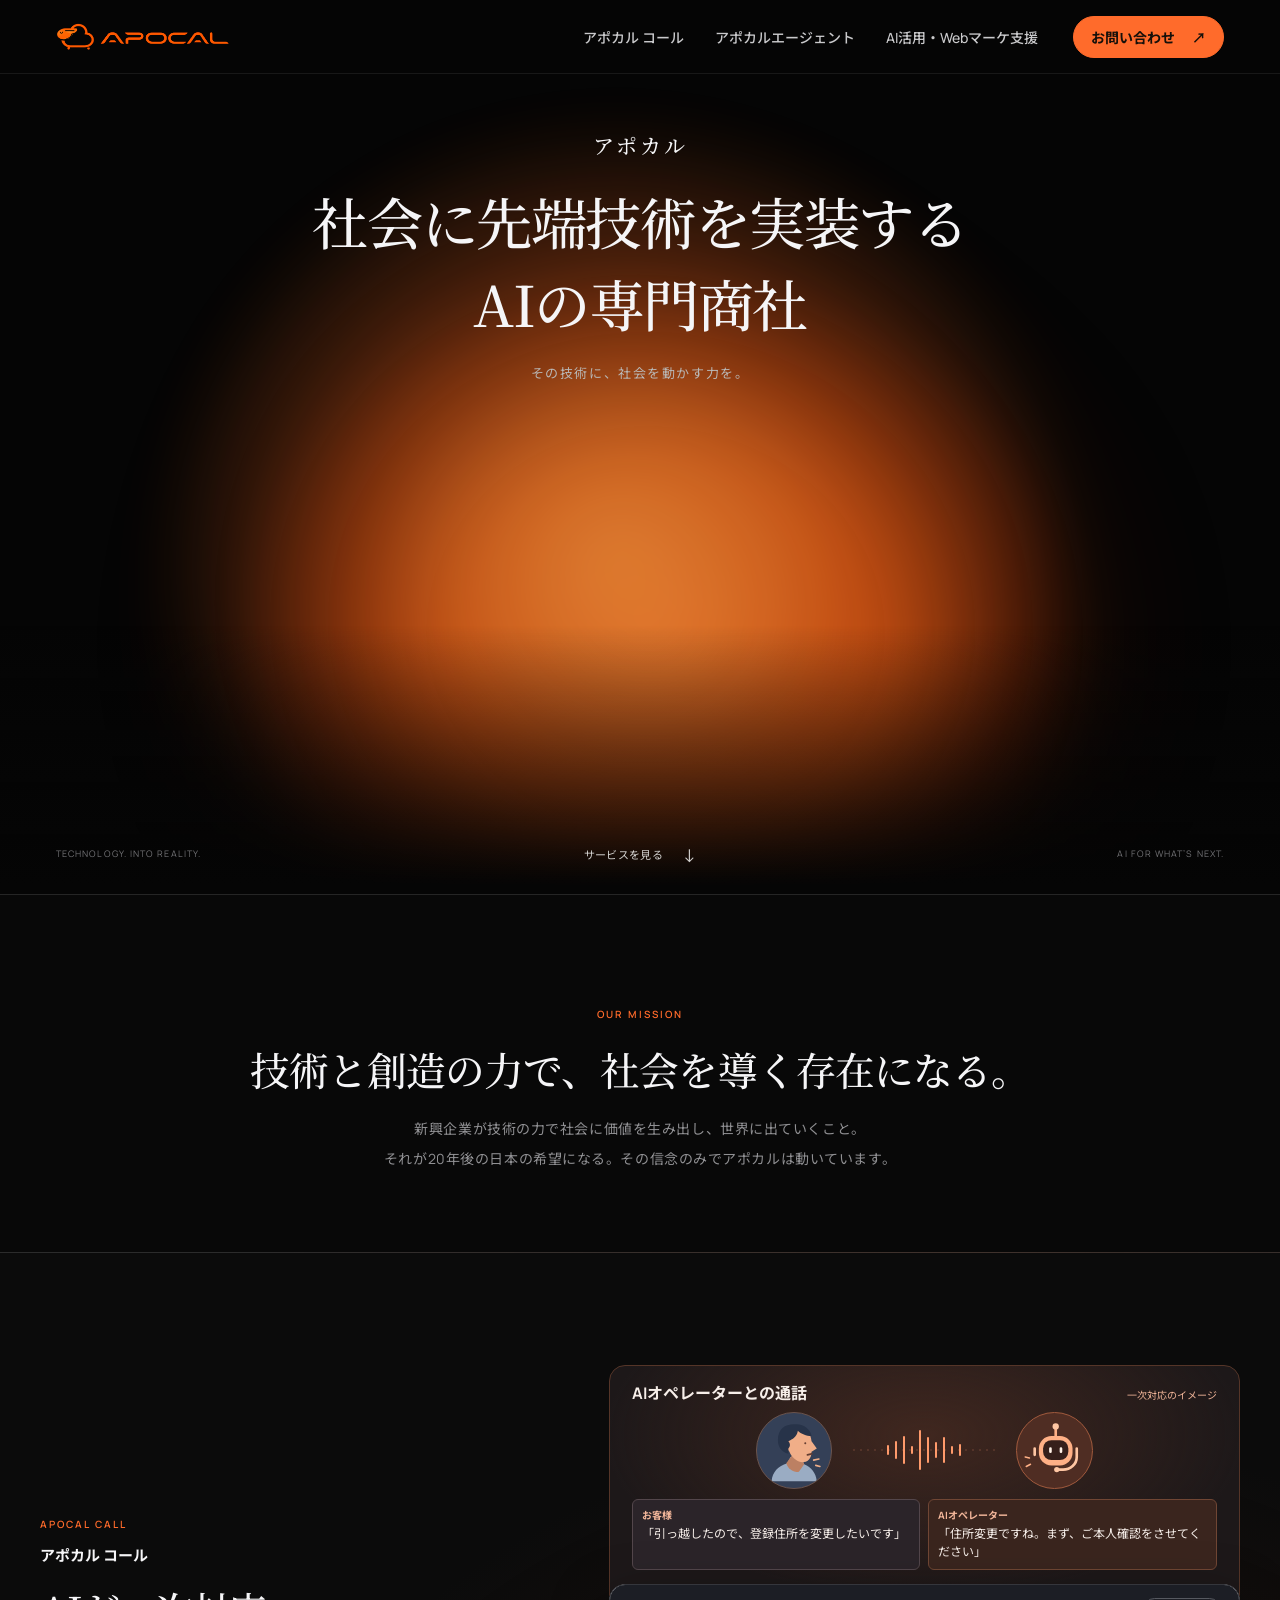
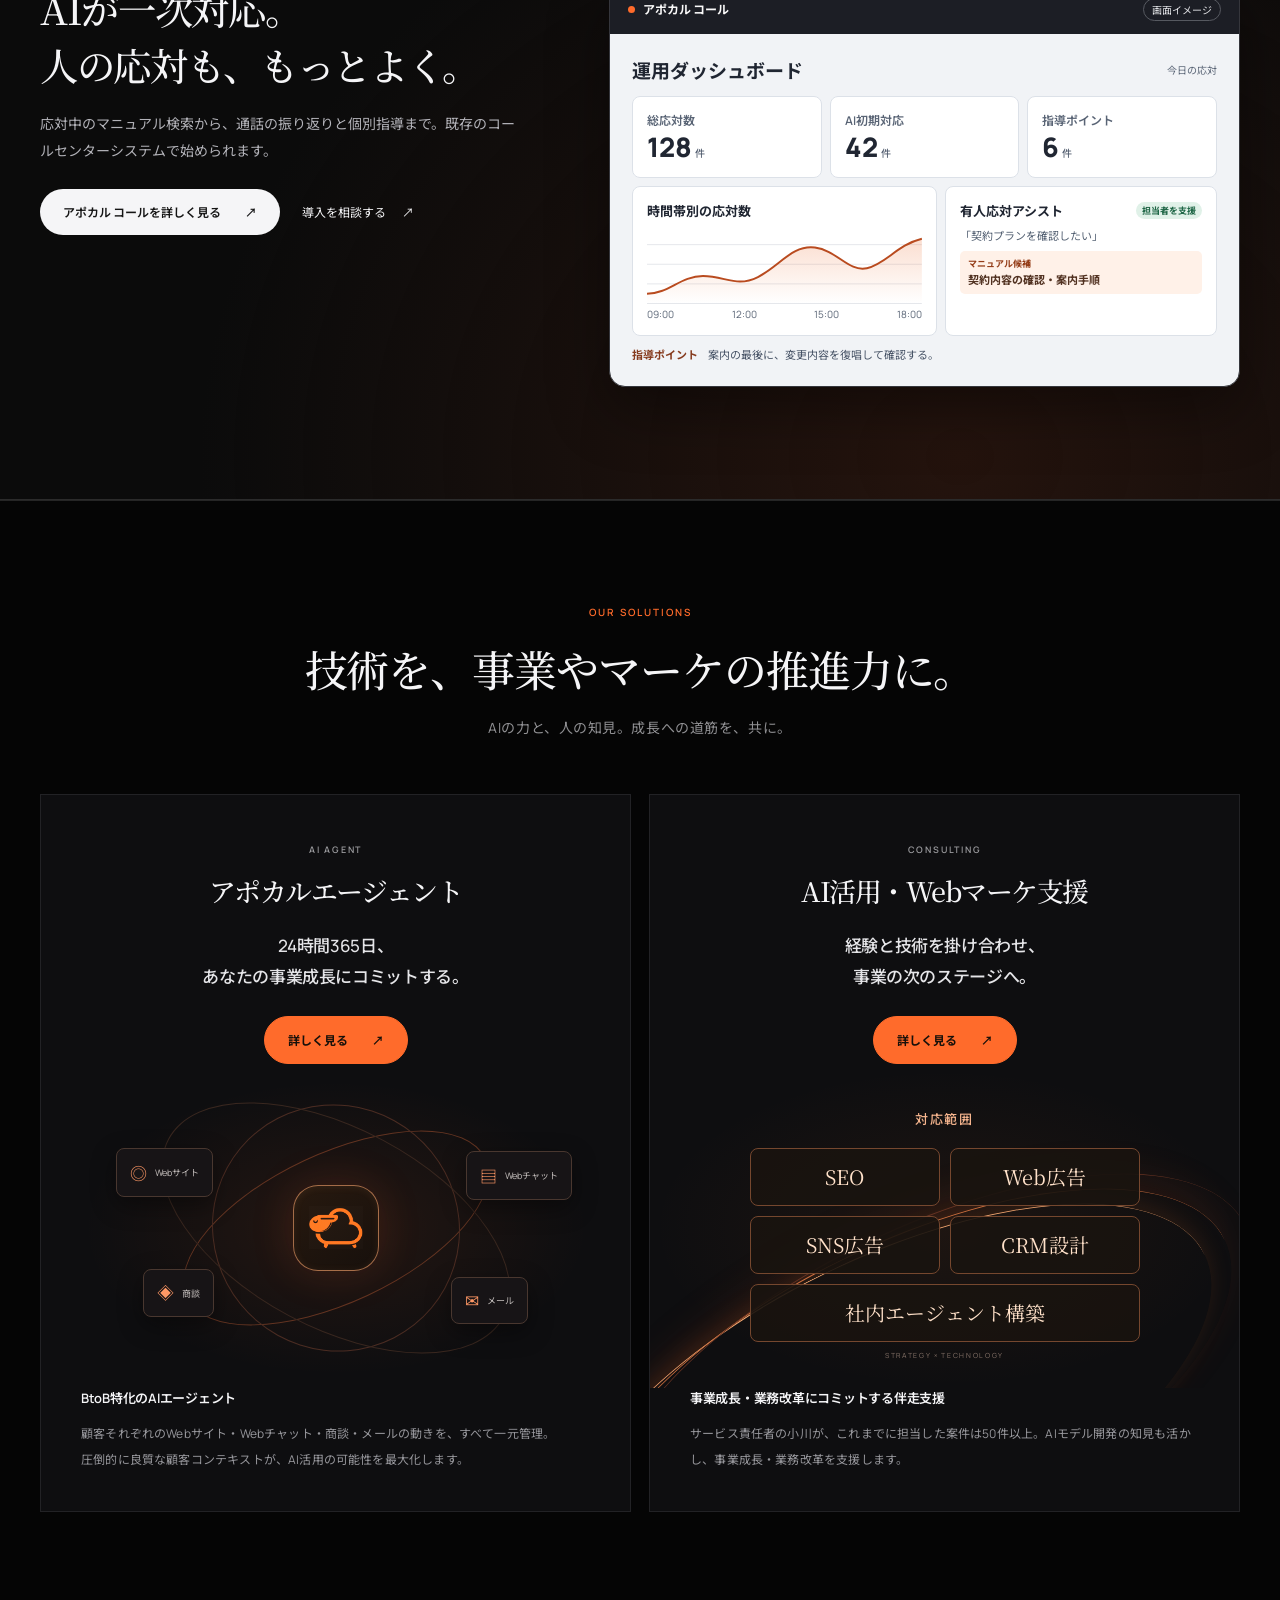
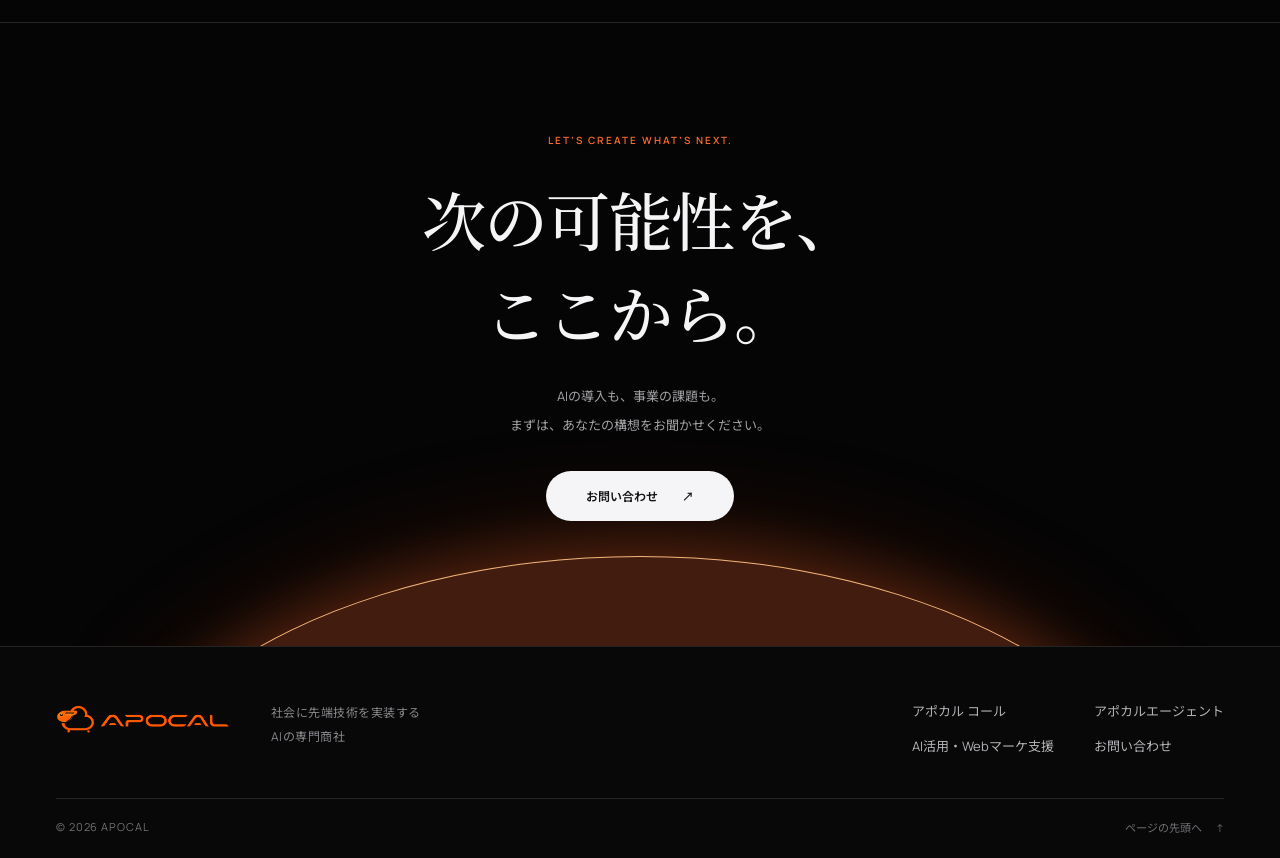
<file: index.html>
<!DOCTYPE html>
<html lang="ja">
<head>
  <meta charset="UTF-8">
  <meta name="viewport" content="width=device-width, initial-scale=1">
  <title>アポカル｜社会に先端技術を実装する、AIの専門商社</title>
  <meta name="description" content="社会に先端技術を実装する、AIの専門商社アポカル。コールセンターAIのアポカル コール、BtoB特化のアポカルエージェント、AI活用・Webマーケ支援で事業の可能性を広げます。">
  <meta name="theme-color" content="#050505">
  <link rel="canonical" href="https://apocal.jp/">
  <meta property="og:type" content="website">
  <meta property="og:title" content="アポカル｜社会に先端技術を実装する、AIの専門商社">
  <meta property="og:description" content="先端技術を、事業を動かす力に。アポカル コール・AIエージェント・伴走支援を提供するアポカル。">
  <meta property="og:url" content="https://apocal.jp/">
  <link rel="icon" type="image/png" href="/image/favicon.png">
  <link rel="apple-touch-icon" href="/image/favicon.png">
  <link rel="preconnect" href="https://fonts.googleapis.com">
  <link rel="preconnect" href="https://fonts.gstatic.com" crossorigin>
  <link href="https://fonts.googleapis.com/css2?family=Noto+Sans+JP:wght@400;500;600;700;800;900&family=Noto+Serif+JP:wght@400;500;600;700&family=Manrope:wght@400;500;600;700;800&display=swap" rel="stylesheet">
  <link rel="stylesheet" href="/css/home.css?v=call-lead-layout">
  <script>(function(w,d,s,l,i){w[l]=w[l]||[];w[l].push({'gtm.start':new Date().getTime(),event:'gtm.js'});var f=d.getElementsByTagName(s)[0],j=d.createElement(s),dl=l!='dataLayer'?'&l='+l:'';j.async=true;j.src='https://www.googletagmanager.com/gtm.js?id='+i+dl;f.parentNode.insertBefore(j,f);})(window,document,'script','dataLayer','GTM-NRPP5L7K');</script>
  <script type="application/ld+json">{"@context":"https://schema.org","@type":"Organization","@id":"https://apocal.jp/#organization","name":"アポカル","alternateName":"APOCAL","url":"https://apocal.jp/","description":"社会に先端技術を実装する、AIの専門商社","logo":"https://apocal.jp/image/apocal_logo_3.png"}</script>
</head>
<body>
  <noscript><iframe src="https://www.googletagmanager.com/ns.html?id=GTM-NRPP5L7K" height="0" width="0" style="display:none;visibility:hidden"></iframe></noscript>
  <a class="skip-link" href="#main">本文へスキップ</a>
  <header class="home-header" id="siteHeader">
    <div class="header-inner">
      <a class="wordmark" href="/" aria-label="アポカル ホーム"><img src="/image/apocal_logo_3.png" width="139" height="28" alt="APOCAL"></a>
      <nav class="home-nav" id="homeNav" aria-label="メインナビゲーション">
        <a href="/call/">アポカル コール</a>
        <a href="/agent/">アポカルエージェント</a>
        <a href="/consulting/">AI活用・Webマーケ支援</a>
        <a class="nav-contact" href="/contact/">お問い合わせ <span aria-hidden="true">↗</span></a>
      </nav>
      <button class="menu-toggle" type="button" aria-label="メニューを開く" aria-expanded="false" aria-controls="homeNav"><span></span><span></span></button>
    </div>
  </header>
  <main id="main">
    <section class="home-hero" aria-labelledby="hero-heading">
      <div class="hero-universe" aria-hidden="true"><div class="ambient-glow"></div><div class="hero-vignette"></div></div>
      <div class="hero-copy">
        <p class="hero-brand">アポカル</p>
        <h1 id="hero-heading">社会に先端技術を実装する<br><span>AIの専門商社</span></h1>
        <p class="hero-caption">その技術に、社会を動かす力を。</p>
      </div>
      <div class="hero-bottom"><span>TECHNOLOGY. INTO REALITY.</span><a href="#products">サービスを見る <span aria-hidden="true">↓</span></a><span class="hero-coordinate">AI FOR WHAT’S NEXT.</span></div>
    </section>

    <section class="mission section" id="mission" aria-labelledby="mission-heading">
      <div class="section-heading"><p class="eyebrow">OUR MISSION</p><h2 id="mission-heading">技術と創造の力で、社会を導く存在になる。</h2><p class="mission-description">新興企業が技術の力で社会に価値を生み出し、世界に出ていくこと。<br>それが20年後の日本の希望になる。その信念のみでアポカルは動いています。</p></div>
    </section>
    <section class="home-call section" id="products" aria-labelledby="call-product-heading">
      <div class="home-call-inner">
        <div class="home-call-copy">
          <p class="eyebrow">APOCAL CALL</p>
          <h2 id="call-product-heading">アポカル コール</h2>
          <p class="home-call-lead">AIが一次対応。<br>人の応対も、もっとよく。</p>
          <p class="home-call-description">応対中のマニュアル検索から、通話の振り返りと個別指導まで。既存のコールセンターシステムで始められます。</p>
          <div class="home-call-actions">
            <a class="pill pill-light" href="/call/">アポカル コールを詳しく見る <span aria-hidden="true">↗</span></a>
            <a class="text-link" href="/contact/">導入を相談する <span aria-hidden="true">↗</span></a>
          </div>
        </div>

        <div class="home-call-visual">
          <section class="home-call-scene" aria-labelledby="call-ai-heading">
            <div class="home-call-scene-heading">
              <h3 id="call-ai-heading">AIオペレーターとの通話</h3>
              <span>一次対応のイメージ</span>
            </div>
            <div class="home-call-scene-art" aria-hidden="true">
              <div class="home-call-avatar home-call-avatar-customer">
                <svg viewBox="0 0 64 64" fill="none">
                  <path d="M11 61c1-9 6-14 15-17l3-6h10l3 7c7 3 11 8 12 16" fill="#9aacc3"/>
                  <path d="M25 44c2 6 7 9 12 8l5-7-3-8h-9z" fill="#bc8063"/>
                  <path d="M24 28c-3-14 5-20 14-18 7 1 10 5 11 13l5 7-5 3c0 7-4 10-9 10-6-1-10-5-12-10z" fill="#f0ae88"/>
                  <path d="M27 35c-7-2-10-7-10-13C17 10 25 6 35 7c7 0 13 5 14 11-5 0-10-2-13-5-1 6-5 8-9 10 2 2 2 5 0 7z" fill="#273349"/>
                  <path d="M43 25h.1m2 11 4-1" stroke="#643e32" stroke-width="1.8" stroke-linecap="round"/>
                  <path d="m51 41 5-1m-3 6 4 1" stroke="#f0ae88" stroke-width="1.5" stroke-linecap="round"/>
                </svg>
              </div>
              <svg class="home-call-scene-wave" viewBox="0 0 144 44" fill="none">
                <path d="M1 22h142" stroke="#b46e52" stroke-opacity=".45" stroke-dasharray="2 5"/>
                <path d="M36 18v8m8-12v16m8-21v26m8-16v6m8-22v38m8-31v24m8-19v14m8-19v24m8-15v6m8-8v10" stroke="currentColor" stroke-width="2" stroke-linecap="round"/>
              </svg>
              <div class="home-call-avatar home-call-avatar-ai">
                <svg viewBox="0 0 64 64" fill="none">
                  <path d="M33 10v8" stroke="#ffb086" stroke-width="2.5" stroke-linecap="round"/>
                  <circle cx="33" cy="9" r="3" fill="#ffc6a3"/>
                  <rect x="17" y="18" width="32" height="28" rx="12" fill="#ffb086"/>
                  <rect x="21" y="22" width="24" height="19" rx="8" fill="#361f1b"/>
                  <path d="M28 30v3m10-3v3" stroke="#fff1e6" stroke-width="2.5" stroke-linecap="round"/>
                  <path d="M13 30v6m40-6v8c0 7-6 12-13 12h-5" stroke="#ffc6a3" stroke-width="2.5" stroke-linecap="round"/>
                  <circle cx="34" cy="50" r="2.5" fill="#ffc6a3"/>
                  <path d="M8 39l-4-1m5 7-4 2" stroke="#ffb086" stroke-width="1.5" stroke-linecap="round"/>
                </svg>
              </div>
            </div>
            <dl class="home-call-dialogue">
              <div><dt>お客様</dt><dd>「引っ越したので、登録住所を変更したいです」</dd></div>
              <div><dt>AIオペレーター</dt><dd>「住所変更ですね。まず、ご本人確認をさせてください」</dd></div>
            </dl>
          </section>
          <figure class="home-call-console" aria-labelledby="call-console-caption">
            <figcaption class="home-call-console-bar" id="call-console-caption">
              <span class="home-call-console-brand"><i aria-hidden="true"></i> アポカル コール</span>
              <span class="home-call-demo-badge">画面イメージ</span>
            </figcaption>
            <div class="home-call-console-body">
              <div class="home-call-console-heading">
                <h3>運用ダッシュボード</h3>
                <span>今日の応対</span>
              </div>
              <dl class="home-call-metrics">
                <div><dt>総応対数</dt><dd>128<span>件</span></dd></div>
                <div><dt>AI初期対応</dt><dd>42<span>件</span></dd></div>
                <div><dt>指導ポイント</dt><dd>6<span>件</span></dd></div>
              </dl>
              <div class="home-call-console-detail">
                <section class="home-call-chart" aria-labelledby="call-chart-heading">
                  <h4 id="call-chart-heading">時間帯別の応対数</h4>
                  <svg viewBox="0 0 280 84" fill="none" role="img" aria-label="午前から午後にかけての応対数の推移例">
                    <defs>
                      <linearGradient id="home-call-chart-fill" x2="0" y2="1">
                        <stop stop-color="#ed7b44" stop-opacity=".25"/>
                        <stop offset="1" stop-color="#ed7b44" stop-opacity="0"/>
                      </linearGradient>
                    </defs>
                    <path d="M0 20H280M0 40H280M0 60H280M0 80H280" stroke="#e5e7eb"/>
                    <path d="M0 70C22 70 34 52 57 52S91 64 113 53 148 20 171 23 205 48 224 44 255 20 280 14V80H0Z" fill="url(#home-call-chart-fill)"/>
                    <path d="M0 70C22 70 34 52 57 52S91 64 113 53 148 20 171 23 205 48 224 44 255 20 280 14" stroke="#b94b1f" stroke-width="2"/>
                  </svg>
                  <div class="home-call-chart-axis" aria-hidden="true"><span>09:00</span><span>12:00</span><span>15:00</span><span>18:00</span></div>
                </section>
                <section class="home-call-assist" aria-labelledby="call-assist-heading">
                  <div class="home-call-assist-heading">
                    <h4 id="call-assist-heading">有人応対アシスト</h4>
                    <span>担当者を支援</span>
                  </div>
                  <p class="home-call-assist-question">「契約プランを確認したい」</p>
                  <p class="home-call-assist-answer"><span>マニュアル候補</span>契約内容の確認・案内手順</p>
                </section>
              </div>
              <div class="home-call-coaching">
                <span>指導ポイント</span>
                <p>案内の最後に、変更内容を復唱して確認する。</p>
              </div>
            </div>
          </figure>
        </div>
      </div>
    </section>

    <section class="solutions section" id="solutions" aria-labelledby="solutions-heading">
      <div class="section-heading"><p class="eyebrow">OUR SOLUTIONS</p><h2 id="solutions-heading">技術を、事業やマーケの推進力に。</h2><p>AIの力と、人の知見。成長への道筋を、共に。</p></div>
      <div class="solution-grid">
        <article class="solution-tile agent-tile"><div class="tile-heading"><p class="eyebrow">AI AGENT</p><h3>アポカルエージェント</h3><p class="tile-tagline">24時間365日、<br>あなたの事業成長にコミットする。</p><a class="pill pill-orange" href="/agent/">詳しく見る <span aria-hidden="true">↗</span></a></div>
          <div class="agent-art" aria-hidden="true"><div class="orbit orbit-one"></div><div class="orbit orbit-two"></div><div class="orbit orbit-three"></div><div class="agent-core"><img src="/image/apocal_logo_2.png" alt="" width="54" height="54"></div><div class="orbit-node node-web"><span>◎</span>Webサイト</div><div class="orbit-node node-chat"><span>▤</span>Webチャット</div><div class="orbit-node node-meeting"><span>◈</span>商談</div><div class="orbit-node node-mail"><span>✉</span>メール</div></div>
          <div class="tile-detail"><p class="tile-category">BtoB特化のAIエージェント</p><p>顧客それぞれのWebサイト・Webチャット・商談・メールの動きを、すべて一元管理。<br>圧倒的に良質な顧客コンテキストが、AI活用の可能性を最大化します。</p></div>
        </article>
        <article class="solution-tile consulting-tile"><div class="tile-heading"><p class="eyebrow">CONSULTING</p><h3>AI活用・Webマーケ支援</h3><p class="tile-tagline">経験と技術を掛け合わせ、<br>事業の次のステージへ。</p><a class="pill pill-orange" href="/consulting/">詳しく見る <span aria-hidden="true">↗</span></a></div>
          <div class="consulting-art"><div class="growth-path path-one" aria-hidden="true"></div><div class="growth-path path-two" aria-hidden="true"></div><div class="growth-path path-three" aria-hidden="true"></div><div class="service-coverage"><p class="coverage-label">対応範囲</p><ul class="coverage-list" aria-label="AI活用・Webマーケ支援の対応範囲"><li>SEO</li><li>Web広告</li><li>SNS広告</li><li>CRM設計</li><li>社内エージェント構築</li></ul></div><span class="growth-label" aria-hidden="true">STRATEGY × TECHNOLOGY</span></div>
          <div class="tile-detail"><p class="tile-category">事業成長・業務改革にコミットする伴走支援</p><p>サービス責任者の小川が、これまでに担当した案件は50件以上。AIモデル開発の知見も活かし、事業成長・業務改革を支援します。</p></div>
        </article>
      </div>
    </section>

    <section class="contact-section" aria-labelledby="contact-heading"><div class="contact-glow" aria-hidden="true"></div><div class="contact-copy"><p class="eyebrow">LET’S CREATE WHAT’S NEXT.</p><h2 id="contact-heading">次の可能性を、<br>ここから。</h2><p>AIの導入も、事業の課題も。<br>まずは、あなたの構想をお聞かせください。</p><a class="pill pill-light contact-button" href="/contact/">お問い合わせ <span aria-hidden="true">↗</span></a></div></section>
  </main>
  <footer class="home-footer"><div class="footer-main"><a class="wordmark" href="/" aria-label="アポカル ホーム"><img src="/image/apocal_logo_3.png" width="139" height="28" alt="APOCAL"></a><p>社会に先端技術を実装する<br>AIの専門商社</p><nav aria-label="フッターナビゲーション"><a href="/call/">アポカル コール</a><a href="/agent/">アポカルエージェント</a><a href="/consulting/">AI活用・Webマーケ支援</a><a href="/contact/">お問い合わせ</a></nav></div><div class="footer-bottom"><span>© 2026 APOCAL</span><a href="#main">ページの先頭へ <span aria-hidden="true">↑</span></a></div></footer>
  <script src="/js/home.js"></script>
</body>
</html>
</file>
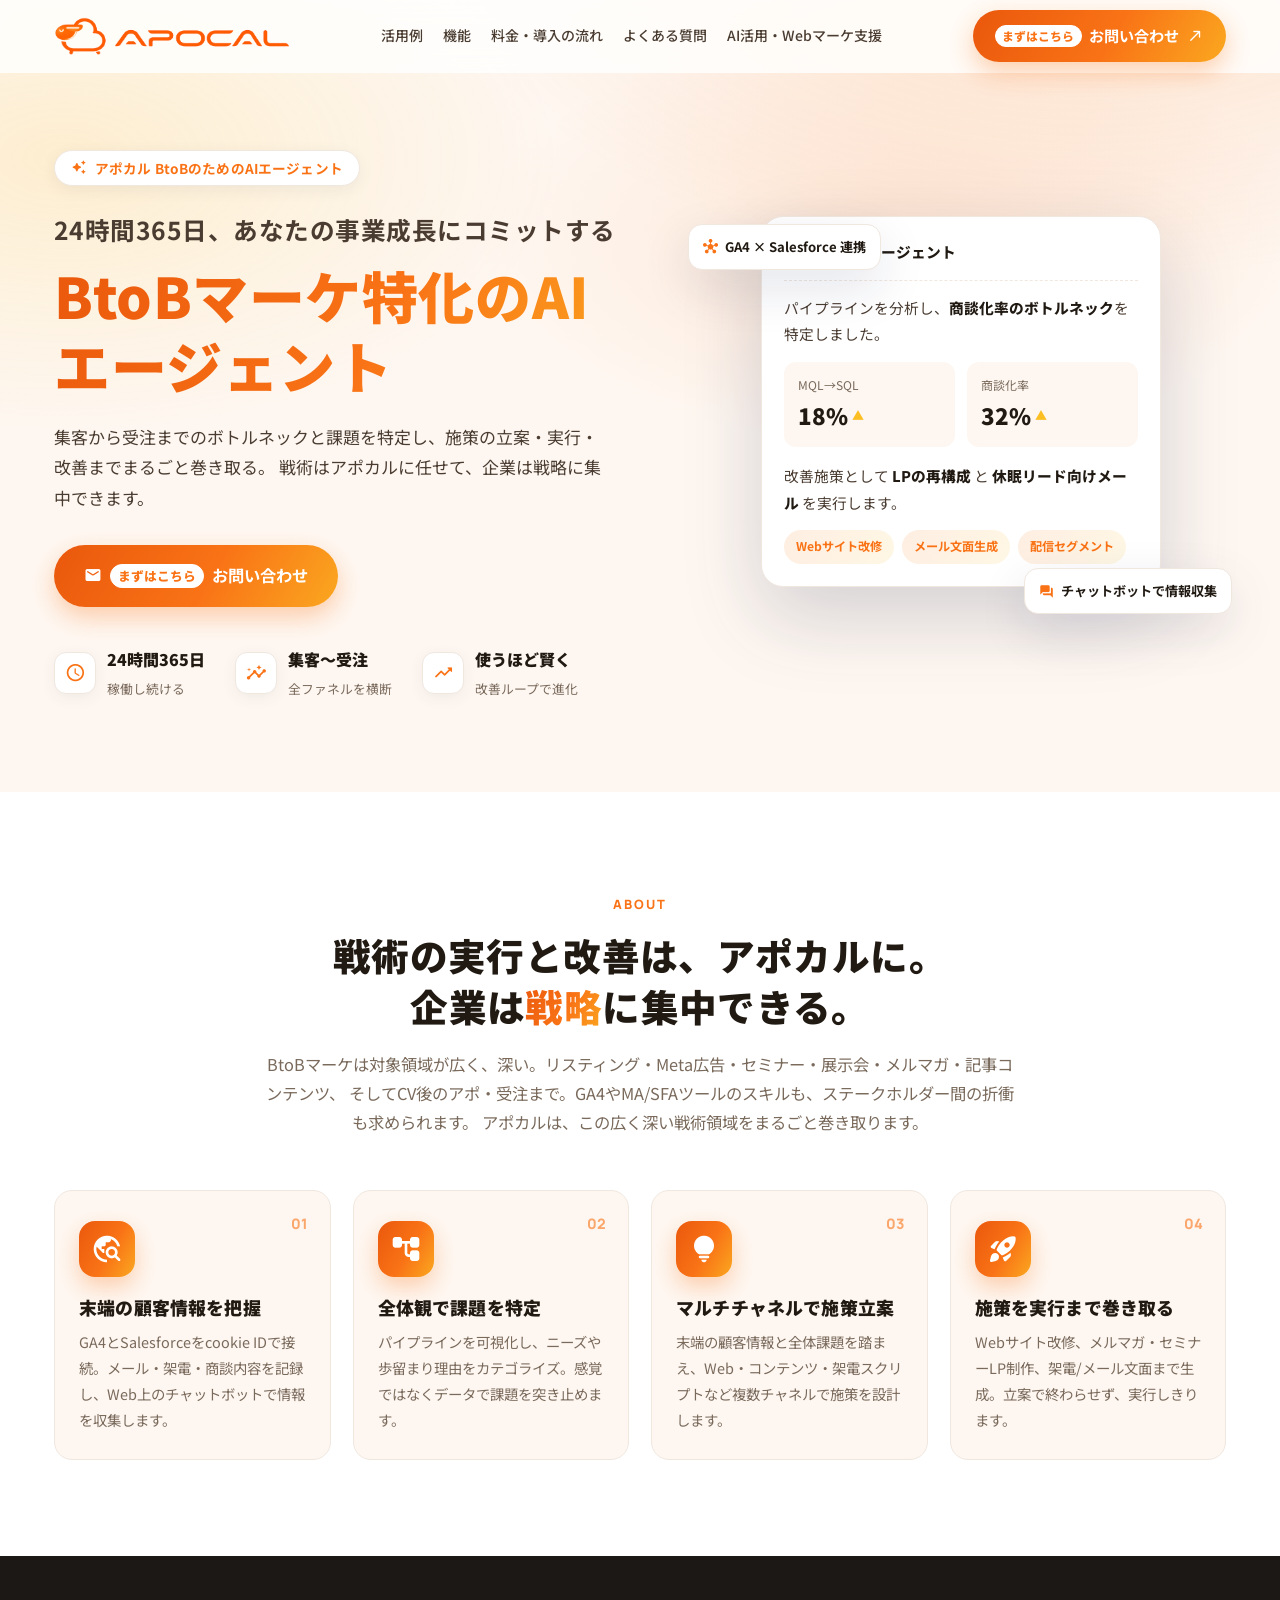
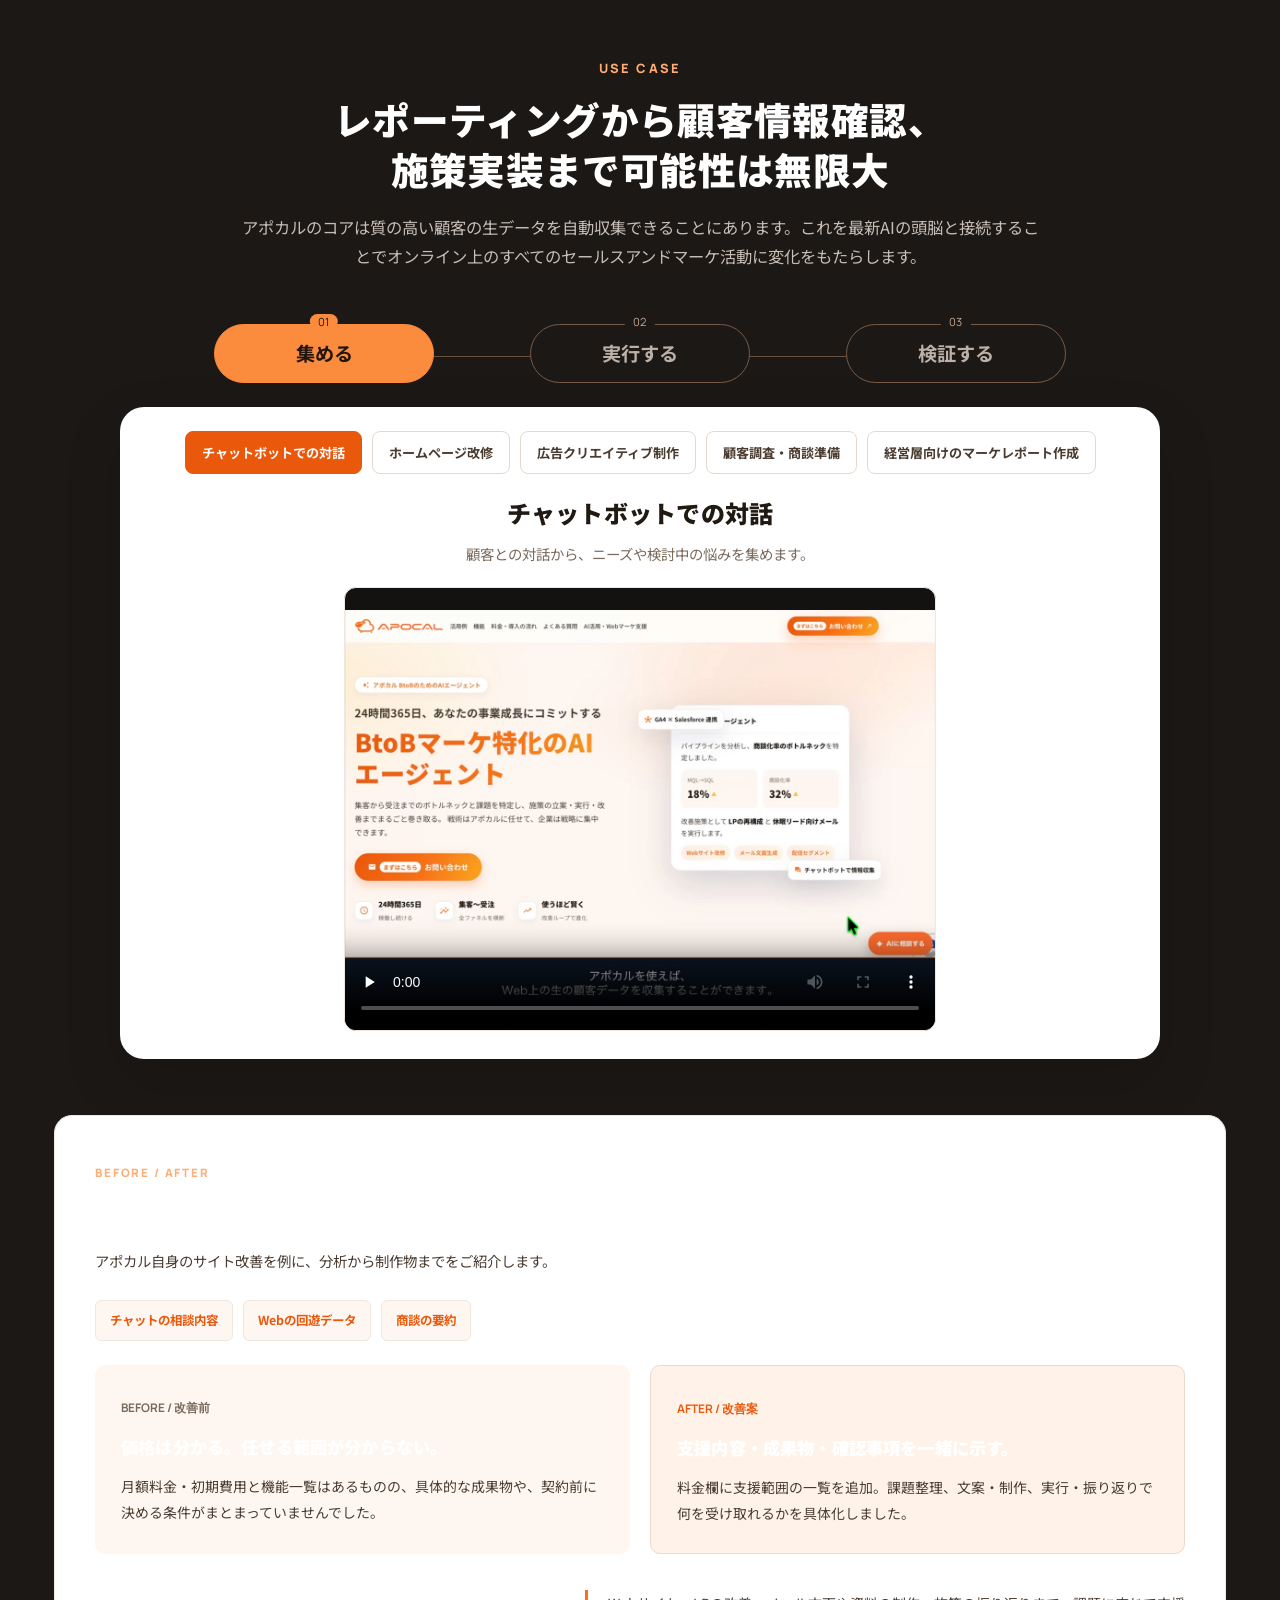
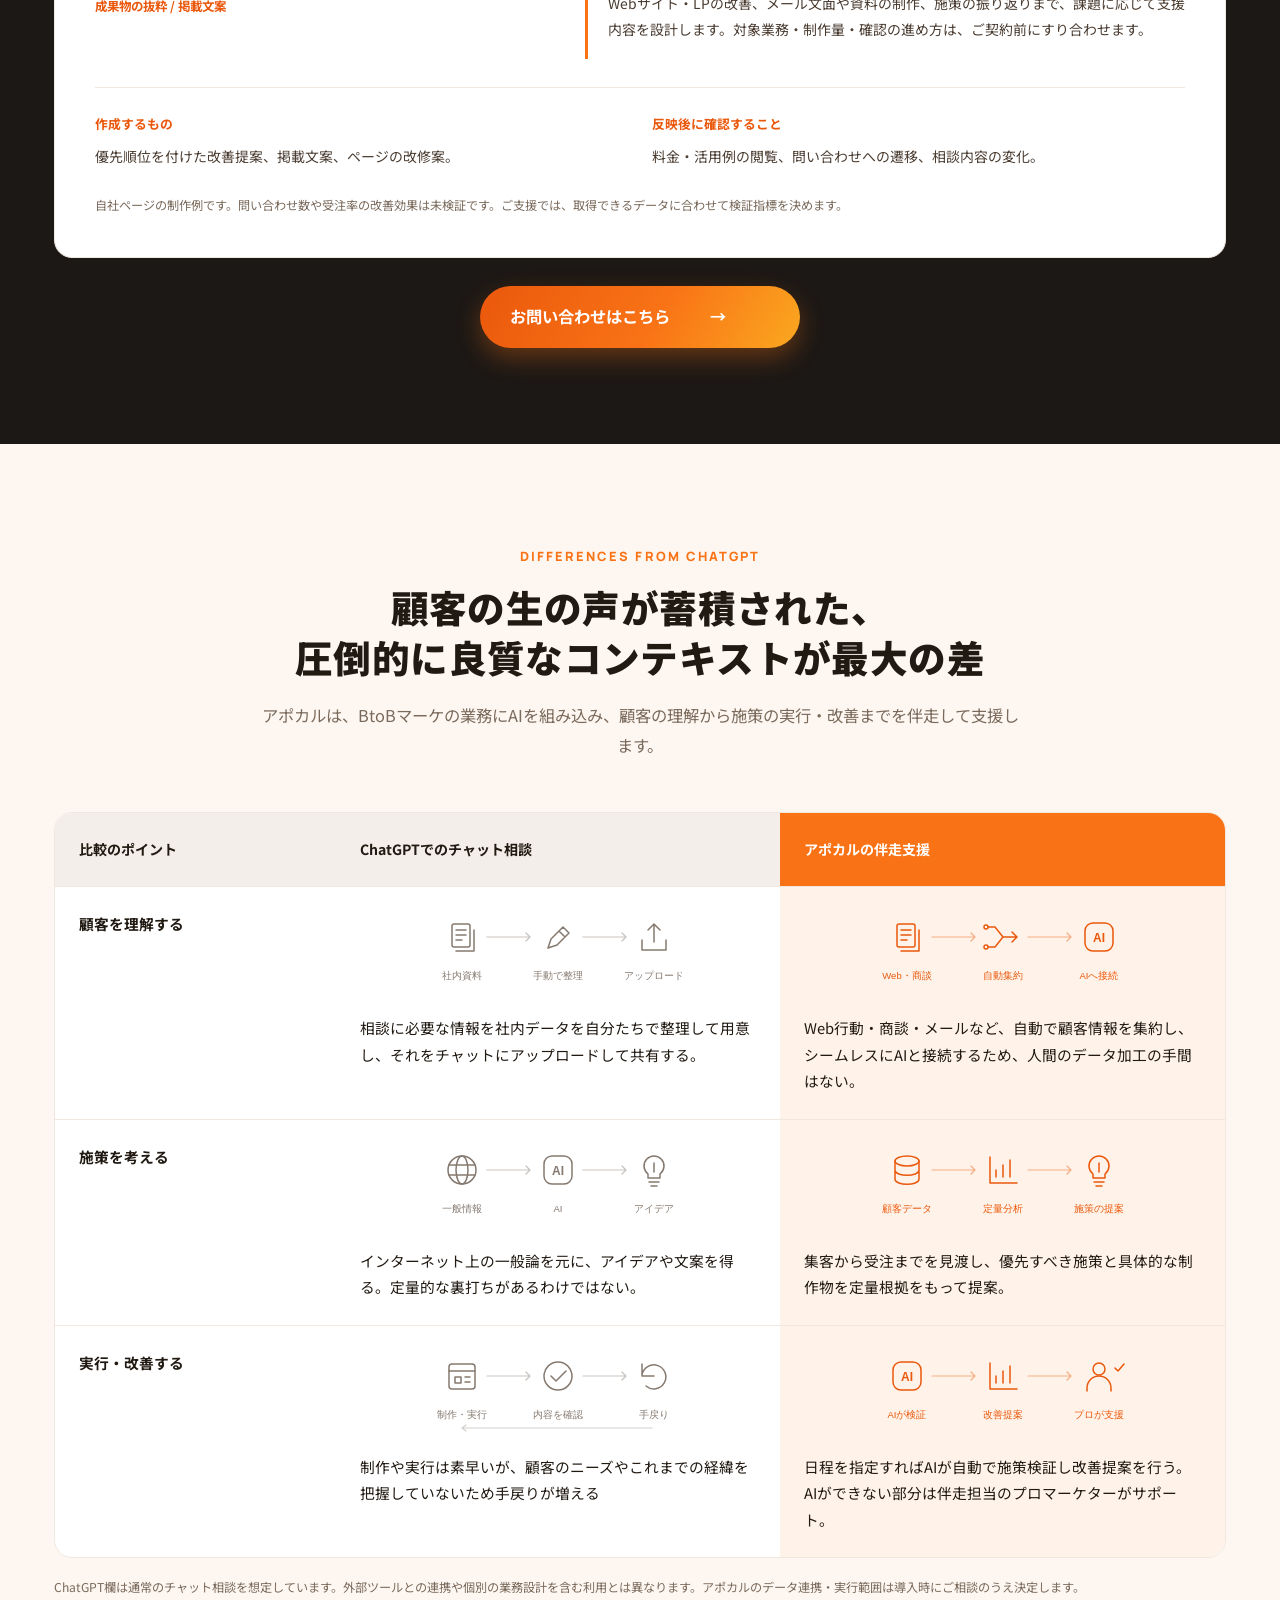
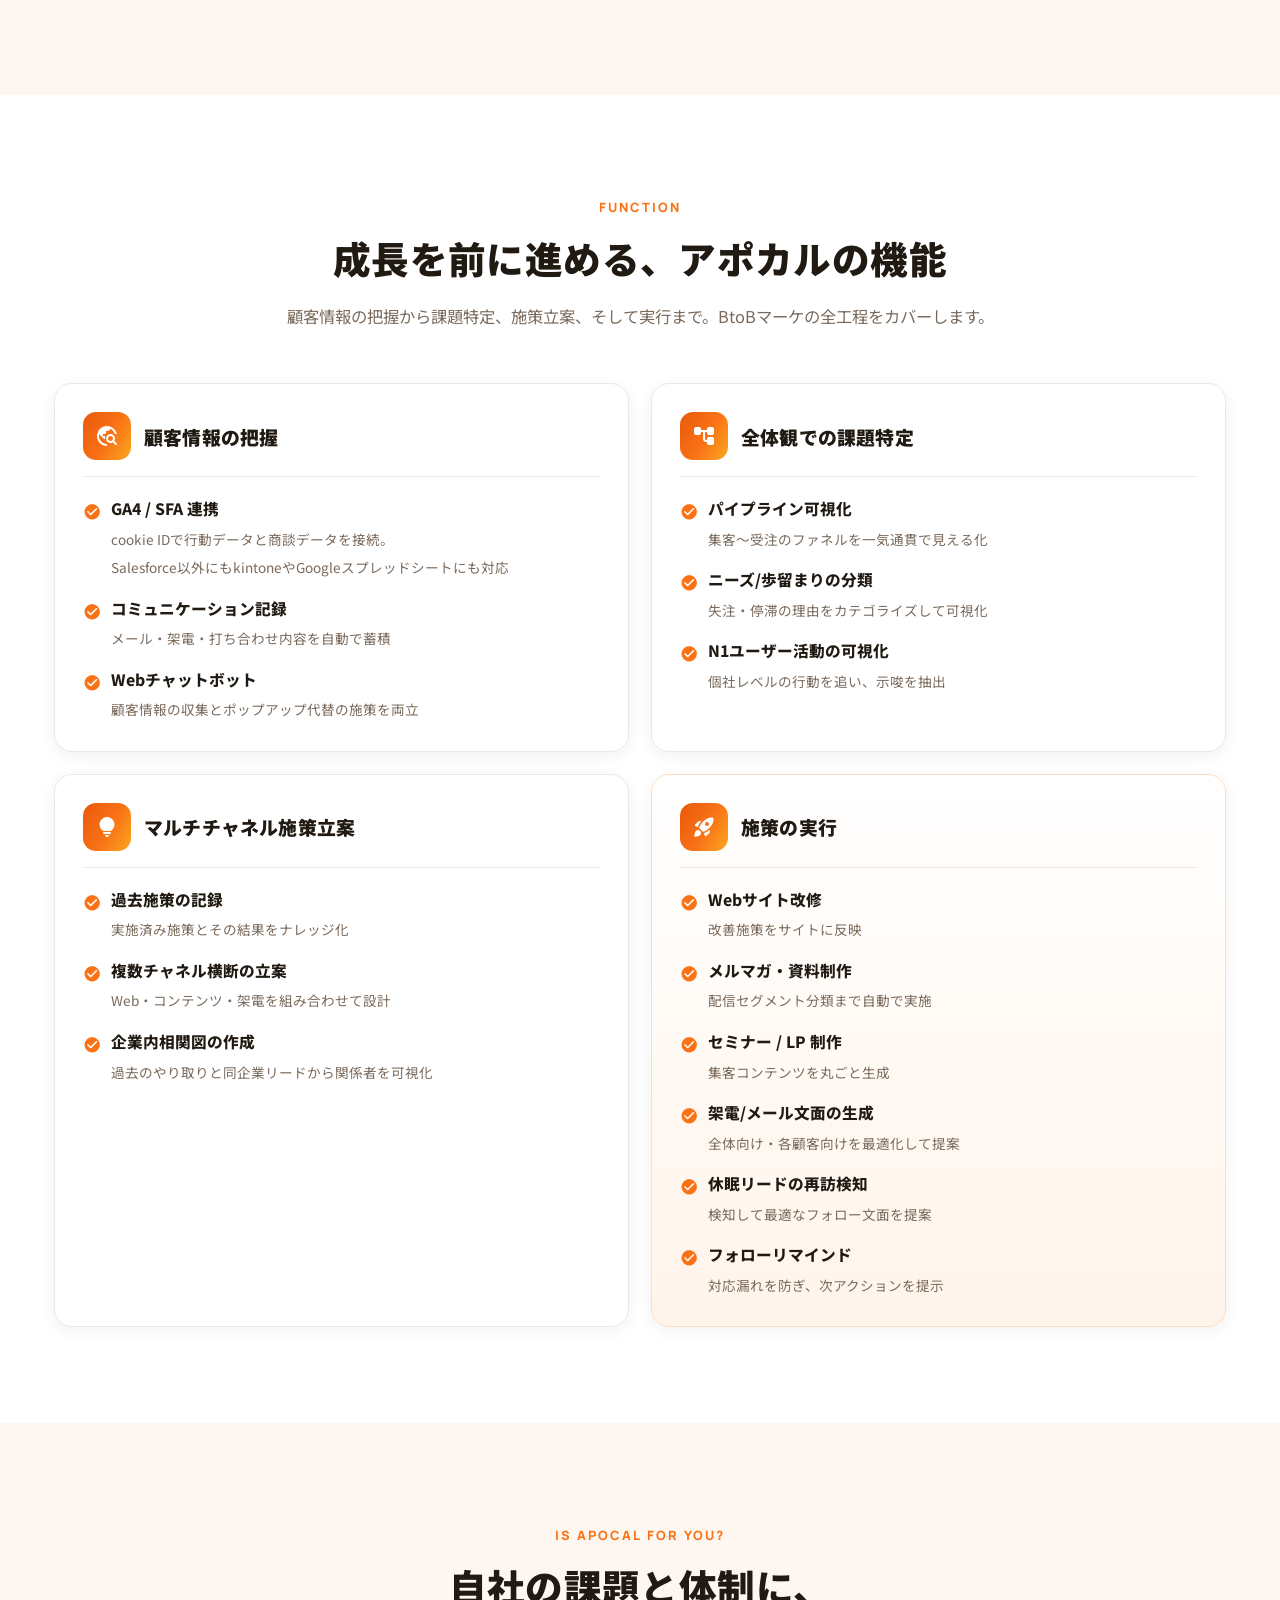
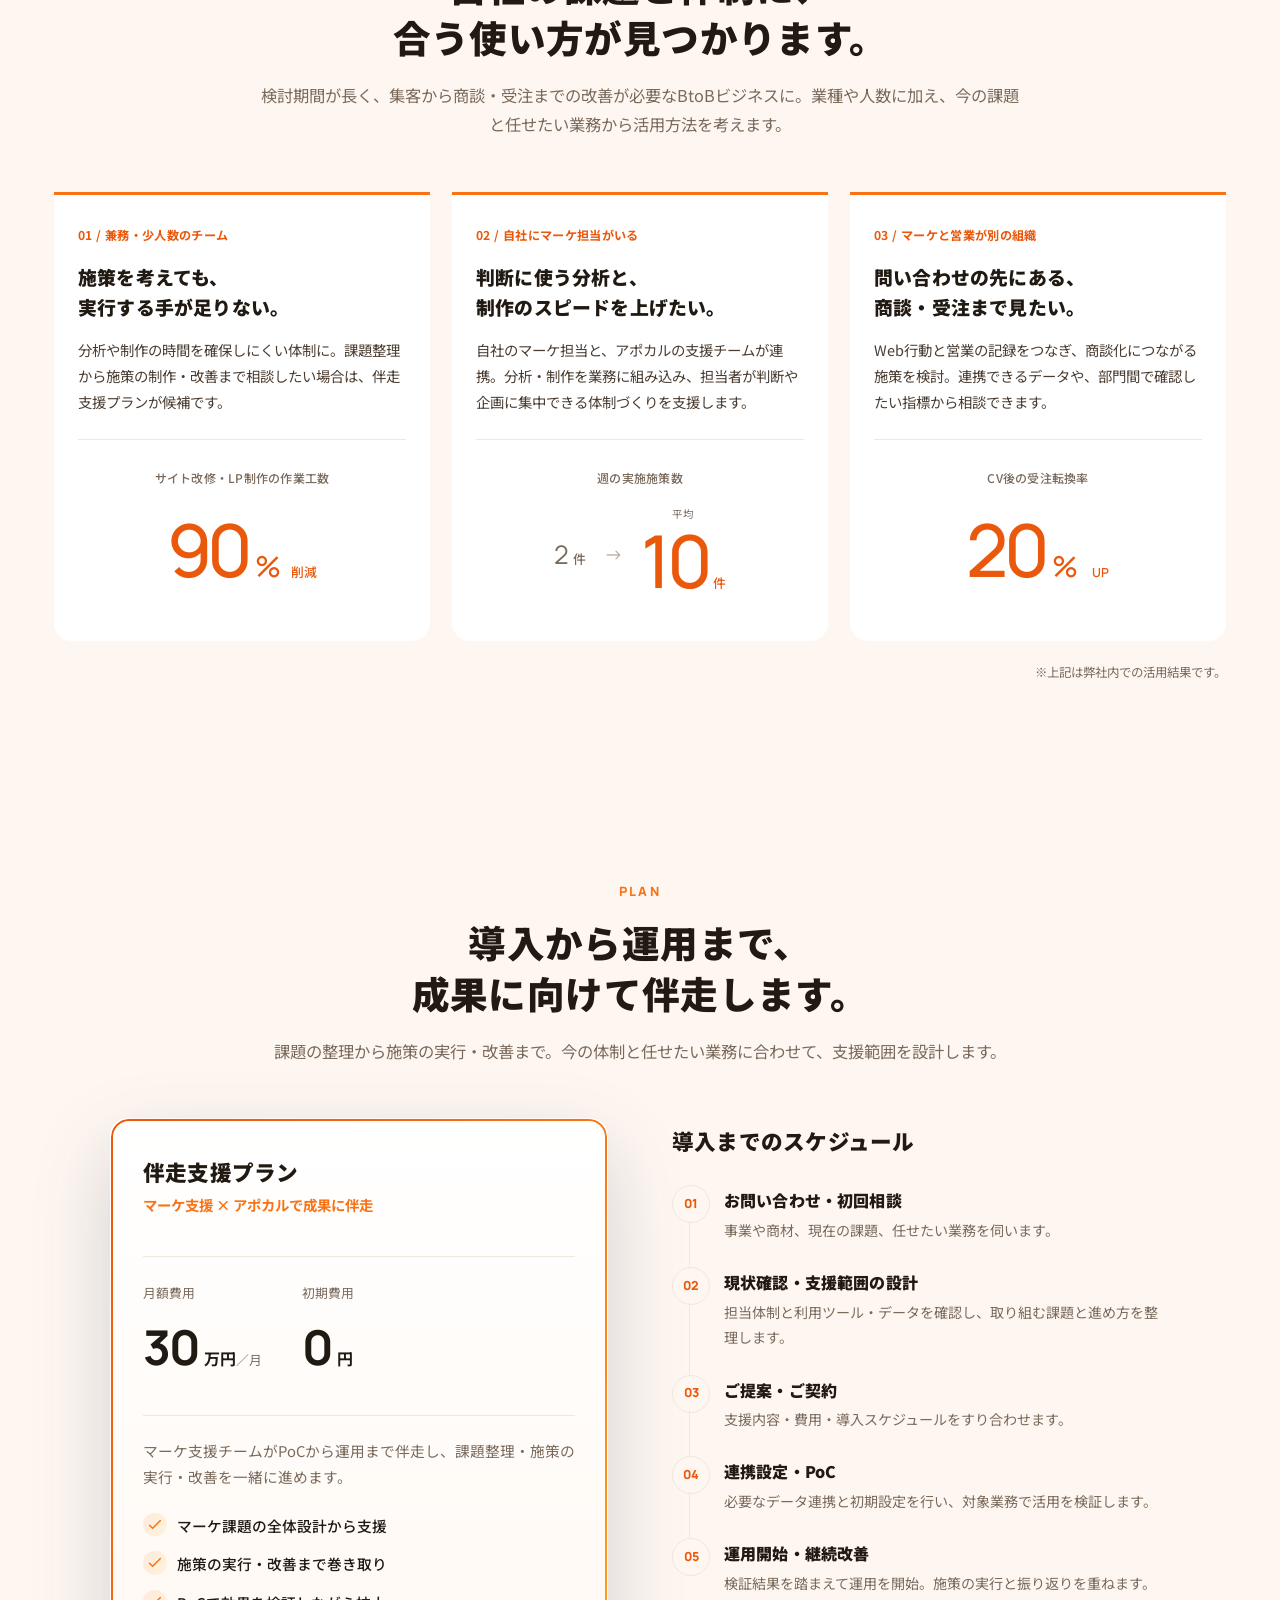
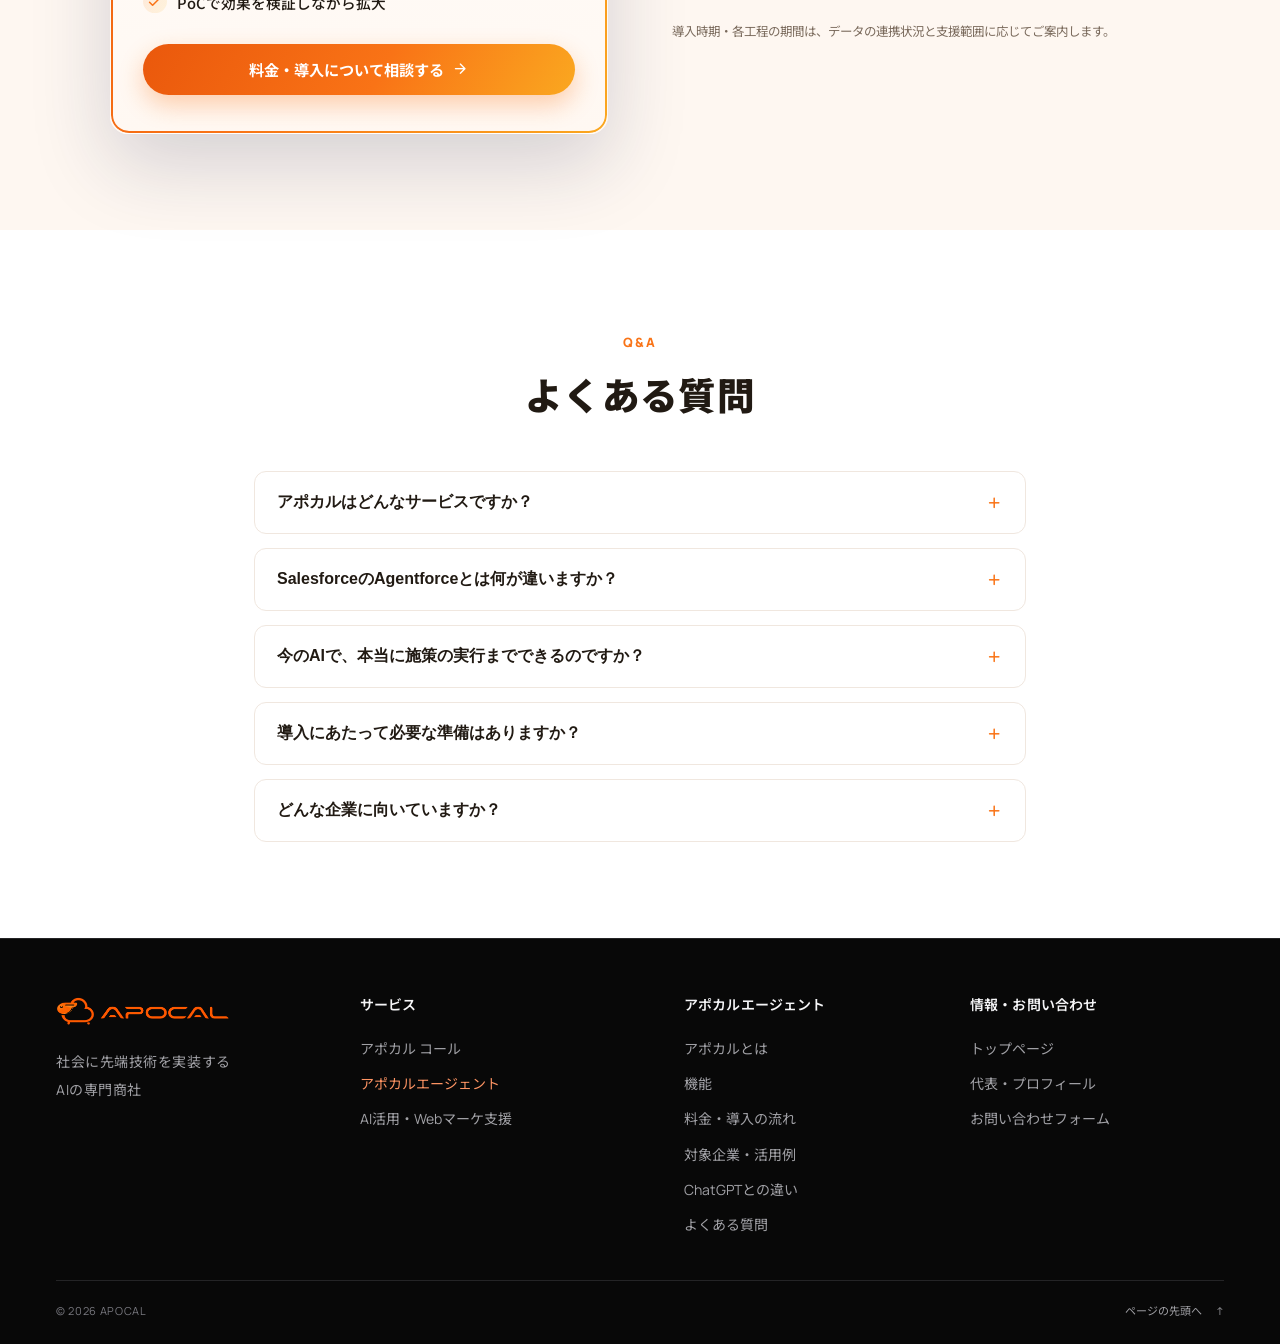
<file: agent/index.html>
<!DOCTYPE html>
<html lang="ja">
<head>
  <!-- Google Tag Manager -->
  <script>(function(w,d,s,l,i){w[l]=w[l]||[];w[l].push({'gtm.start':
  new Date().getTime(),event:'gtm.js'});var f=d.getElementsByTagName(s)[0],
  j=d.createElement(s),dl=l!='dataLayer'?'&l='+l:'';j.async=true;j.src=
  'https://www.googletagmanager.com/gtm.js?id='+i+dl;f.parentNode.insertBefore(j,f);
  })(window,document,'script','dataLayer','GTM-NRPP5L7K');</script>
  <!-- End Google Tag Manager -->

  <meta charset="UTF-8" />
  <meta name="viewport" content="width=device-width, initial-scale=1.0" />
  <link rel="icon" type="image/png" href="/image/favicon.png" />
  <link rel="apple-touch-icon" href="/image/favicon.png" />
  <title>アポカルエージェント｜集客から受注まで巻き取る、BtoBマーケ特化のAIエージェント</title>
  <link rel="canonical" href="https://apocal.jp/agent/" />
  <meta name="description" content="アポカルは24時間365日あなたの事業成長にコミットするBtoBマーケ特化のAIエージェント。課題特定から施策立案・実行・改善までまるごと巻き取り、企業は戦略に集中できます。" />
  <script type="application/ld+json">
{
  "@context": "https://schema.org",
  "@graph": [
    {
      "@type": "WebSite",
      "@id": "https://apocal.jp/#website",
      "url": "https://apocal.jp/",
      "name": "アポカル",
      "alternateName": "APOCAL",
      "description": "集客から受注まで巻き取る、BtoBマーケ特化のAIエージェント",
      "inLanguage": "ja"
    },
    {
      "@type": "WebPage",
      "@id": "https://apocal.jp/agent/#webpage",
      "url": "https://apocal.jp/agent/",
      "name": "アポカルエージェント｜集客から受注まで巻き取る、BtoBマーケ特化のAIエージェント",
      "isPartOf": {
        "@id": "https://apocal.jp/#website"
      },
      "about": {
        "@id": "https://apocal.jp/agent/#service"
      },
      "inLanguage": "ja"
    },
    {
      "@type": "Service",
      "@id": "https://apocal.jp/agent/#service",
      "name": "アポカルエージェント",
      "alternateName": "APOCAL",
      "serviceType": "BtoBマーケ特化 AIエージェント",
      "description": "24時間365日、集客から受注までのボトルネックと課題を特定し、施策の立案・実行・改善まで一括して行うBtoBマーケティング特化型AIエージェントサービスです。",
      "url": "https://apocal.jp/agent/",
      "provider": {
        "@type": "Organization",
        "@id": "https://apocal.jp/#organization",
        "name": "アポカル運営事務局",
        "url": "https://apocal.jp/"
      },
      "areaServed": "JP",
      "category": "BtoBマーケティング支援・AIツール"
    },
    {
      "@type": "FAQPage",
      "@id": "https://apocal.jp/agent/#faq",
      "isPartOf": {
        "@id": "https://apocal.jp/agent/#webpage"
      },
      "mainEntity": [
        {
          "@type": "Question",
          "name": "アポカルはどんなサービスですか？",
          "acceptedAnswer": {
            "@type": "Answer",
            "text": "BtoBマーケに特化したAIエージェントです。集客から受注までのボトルネックと課題を特定し、施策の立案から実行・改善までを巻き取ります。企業は市場選定やサービスコンセプトといった戦略に集中できます。"
          }
        },
        {
          "@type": "Question",
          "name": "SalesforceのAgentforceとは何が違いますか？",
          "acceptedAnswer": {
            "@type": "Answer",
            "text": "Agentforceが主にCS・営業領域の人材代替を志向するのに対し、アポカルは「BtoBマーケ人材」の代替を志向します。集客〜受注のマーケ戦術に特化している点が大きな違いです。"
          }
        },
        {
          "@type": "Question",
          "name": "今のAIで、本当に施策の実行までできるのですか？",
          "acceptedAnswer": {
            "@type": "Answer",
            "text": "可視化・課題のカテゴライズ・施策支援は、現在のAIモデルで十分に実現可能です。モデルの進化に合わせて対応領域も拡張していきます。"
          }
        },
        {
          "@type": "Question",
          "name": "導入にあたって必要な準備はありますか？",
          "acceptedAnswer": {
            "@type": "Answer",
            "text": "効果を最大化するため、GA4とSalesforceの連携(cookie IDでの接続)など、Web/SFA上に必要な情報が揃っている状態が理想です。現状に合わせた導入設計もご提案します。"
          }
        },
        {
          "@type": "Question",
          "name": "どんな企業に向いていますか？",
          "acceptedAnswer": {
            "@type": "Answer",
            "text": "検討期間が長いBtoBビジネスや、マーケと営業の連携に課題を持つ企業様に向いています。少人数・兼務のチームから、自社にマーケ担当がいる体制まで、伴走支援プランで課題整理・施策の実行・改善を支援します。業種や人数だけでなく、任せたい業務と利用できるデータから導入方法をご相談いただけます。"
          }
        }
      ]
    }
  ]
}
  </script>
  <link rel="preconnect" href="https://fonts.googleapis.com" />
  <link rel="preconnect" href="https://fonts.gstatic.com" crossorigin />
  <link href="https://fonts.googleapis.com/css2?family=Noto+Sans+JP:wght@400;500;700;900&family=Manrope:wght@500;700;800&display=swap" rel="stylesheet" />
  <link href="https://fonts.googleapis.com/icon?family=Material+Icons+Round" rel="stylesheet" />
  <link rel="stylesheet" href="/css/style.css" />
  <link rel="stylesheet" href="/css/decision-guide.css" />
  <link rel="stylesheet" href="/css/service-footer.css" />
</head>
<body>
  <!-- Google Tag Manager (noscript) -->
  <noscript><iframe src="https://www.googletagmanager.com/ns.html?id=GTM-NRPP5L7K"
  height="0" width="0" style="display:none;visibility:hidden"></iframe></noscript>
  <!-- End Google Tag Manager (noscript) -->

  <!-- ===== Header ===== -->
  <header class="site-header home-header" id="siteHeader">
    <div class="container header-inner">
      <a href="/" class="brand" aria-label="アポカル">
        <img src="/image/apocal_logo_3.png" alt="アポカル" class="brand-logo">
      </a>

      <div class="home-menu" id="homeMenu">
      <nav class="nav" id="nav" aria-label="メインナビゲーション">
        <a href="#use-case">活用例</a>
        <a href="#features">機能</a>
        <a href="#plan">料金・導入の流れ</a>
        <a href="#faq">よくある質問</a>
        <a href="/consulting/">AI活用・Webマーケ支援</a>
      </nav>

      <div class="header-actions">
        <a href="/contact/" class="btn btn-primary"><span class="cta-prefix">まずはこちら</span>お問い合わせ<i class="material-icons-round">call_made</i></a>
      </div>

      </div>

      <button class="nav-toggle" id="navToggle" aria-label="メニューを開閉する" aria-controls="homeMenu" aria-expanded="false">
        <span></span><span></span><span></span>
      </button>
    </div>
  </header>

  <main id="top">

    <!-- ===== Hero ===== -->
    <section class="hero">
      <div class="hero-glow"></div>
      <div class="container hero-inner">
        <div class="hero-copy">
          <h1 class="eyebrow"><i class="material-icons-round">auto_awesome</i>アポカル BtoBのためのAIエージェント</h1>
          <h2 class="hero-title">
            <span class="hero-title-lead">24時間365日、あなたの事業成長にコミットする</span>
            <span class="grad hero-title-main">BtoBマーケ特化の<br class="only-mobile" />AIエージェント</span>
          </h2>
          <p class="hero-lead">
            集客から受注までのボトルネックと課題を特定し、施策の立案・実行・改善までまるごと巻き取る。
            戦術はアポカルに任せて、企業は戦略に集中できます。
          </p>
          <div class="hero-cta">
            <a href="/contact/" class="btn btn-primary btn-lg"><i class="material-icons-round">mail</i><span class="cta-prefix">まずはこちら</span>お問い合わせ</a>
          </div>
          <ul class="hero-trust">
            <li><i class="material-icons-round">schedule</i><div><strong>24時間365日</strong><span>稼働し続ける</span></div></li>
            <li><i class="material-icons-round">insights</i><div><strong>集客〜受注</strong><span>全ファネルを横断</span></div></li>
            <li><i class="material-icons-round">trending_up</i><div><strong>使うほど賢く</strong><span>改善ループで進化</span></div></li>
          </ul>
        </div>

        <div class="hero-visual" aria-hidden="true">
          <div class="hero-card floating">
            <div class="hc-head"><span class="dot"></span>アポカル エージェント</div>
            <div class="hc-body">
              <p class="hc-line">パイプラインを分析し、<b>商談化率のボトルネック</b>を特定しました。</p>
              <div class="hc-metric">
                <div><span>MQL→SQL</span><b>18% <em>▲</em></b></div>
                <div><span>商談化率</span><b>32% <em>▲</em></b></div>
              </div>
              <p class="hc-line">改善施策として <b>LPの再構成</b> と <b>休眠リード向けメール</b> を実行します。</p>
              <div class="hc-actions">
                <span class="chip">Webサイト改修</span>
                <span class="chip">メール文面生成</span>
                <span class="chip">配信セグメント</span>
              </div>
            </div>
          </div>
          <div class="hero-badge badge-a"><i class="material-icons-round">hub</i>GA4 × Salesforce 連携</div>
          <div class="hero-badge badge-b"><i class="material-icons-round">forum</i>チャットボットで情報収集</div>
        </div>
      </div>
    </section>

    <section class="section about" id="about">
      <div class="container">
        <div class="section-head center">
          <span class="tag">ABOUT</span>
          <h2>戦術の実行と改善は、アポカルに。<br />企業は<span class="grad">戦略</span>に集中できる。</h2>
          <p class="section-desc">
            BtoBマーケは対象領域が広く、深い。リスティング・Meta広告・セミナー・展示会・メルマガ・記事コンテンツ、
            そしてCV後のアポ・受注まで。GA4やMA/SFAツールのスキルも、ステークホルダー間の折衝も求められます。
            アポカルは、この広く深い戦術領域をまるごと巻き取ります。
          </p>
        </div>

        <div class="pillars">
          <article class="pillar">
            <div class="pillar-num">01</div>
            <i class="material-icons-round">travel_explore</i>
            <h3>末端の顧客情報を把握</h3>
            <p>GA4とSalesforceをcookie IDで接続。メール・架電・商談内容を記録し、Web上のチャットボットで情報を収集します。</p>
          </article>
          <article class="pillar">
            <div class="pillar-num">02</div>
            <i class="material-icons-round">account_tree</i>
            <h3>全体観で課題を特定</h3>
            <p>パイプラインを可視化し、ニーズや歩留まり理由をカテゴライズ。感覚ではなくデータで課題を突き止めます。</p>
          </article>
          <article class="pillar">
            <div class="pillar-num">03</div>
            <i class="material-icons-round">lightbulb</i>
            <h3>マルチチャネルで施策立案</h3>
            <p>末端の顧客情報と全体課題を踏まえ、Web・コンテンツ・架電スクリプトなど複数チャネルで施策を設計します。</p>
          </article>
          <article class="pillar">
            <div class="pillar-num">04</div>
            <i class="material-icons-round">rocket_launch</i>
            <h3>施策を実行まで巻き取る</h3>
            <p>Webサイト改修、メルマガ・セミナーLP制作、架電/メール文面まで生成。立案で終わらせず、実行しきります。</p>
          </article>
        </div>
      </div>
    </section>

    <section class="section use-case" id="use-case" aria-labelledby="useCaseHeading">
      <div class="container">
        <div class="section-head center use-case-video-head">
          <span class="tag">USE CASE</span>
          <h2 id="useCaseHeading">レポーティングから顧客情報確認、<br />施策実装まで可能性は無限大</h2>
          <p class="section-desc">アポカルのコアは質の高い顧客の生データを自動収集できることにあります。これを最新AIの頭脳と接続することでオンライン上のすべてのセールスアンドマーケ活動に変化をもたらします。</p>
        </div>
        <div class="use-case-flow" aria-label="アポカルの活用の流れ">
          <button type="button" class="use-case-step is-active" data-use-case-stage="collect" aria-pressed="true"><span class="use-case-step-number">01</span><span>集める</span></button>
          <button type="button" class="use-case-step" data-use-case-stage="execute" aria-pressed="false"><span class="use-case-step-number">02</span><span>実行する</span></button>
          <button type="button" class="use-case-step" data-use-case-stage="verify" aria-pressed="false"><span class="use-case-step-number">03</span><span>検証する</span></button>
        </div>
        <div class="use-case-showcase">
          <div class="use-case-tabs" role="tablist" aria-label="活用例の動画">
            <button type="button" role="tab" id="use-case-tab-1" aria-controls="use-case-panel-1" aria-selected="true" tabindex="0" data-use-case-stage="collect">チャットボットでの対話</button>
            <button type="button" role="tab" id="use-case-tab-2" aria-controls="use-case-panel-2" aria-selected="false" tabindex="-1" data-use-case-stage="execute">ホームページ改修</button>
            <button type="button" role="tab" id="use-case-tab-3" aria-controls="use-case-panel-3" aria-selected="false" tabindex="-1" data-use-case-stage="execute">広告クリエイティブ制作</button>
            <button type="button" role="tab" id="use-case-tab-5" aria-controls="use-case-panel-5" aria-selected="false" tabindex="-1" data-use-case-stage="execute">顧客調査・商談準備</button>
            <button type="button" role="tab" id="use-case-tab-4" aria-controls="use-case-panel-4" aria-selected="false" tabindex="-1" data-use-case-stage="verify">経営層向けのマーケレポート作成</button>
          </div>
          <div class="use-case-panel" role="tabpanel" id="use-case-panel-1" aria-labelledby="use-case-tab-1" tabindex="0">
            <div class="use-case-panel-copy"><h3 id="use-case-video-1">チャットボットでの対話</h3><p>顧客との対話から、ニーズや検討中の悩みを集めます。</p></div>
            <div class="use-case-video-frame">
              <video controls playsinline preload="none" poster="/video/agent/chatbot-dialogue.jpg" width="1280" height="960" aria-labelledby="use-case-video-1">
                <source src="/video/agent/chatbot-dialogue.mp4" type="video/mp4" />
                <p>動画を再生できない場合は、<a href="/video/agent/chatbot-dialogue.mp4">チャットボットでの対話の動画を開く</a>をご利用ください。</p>
              </video>
            </div>
          </div>
          <div class="use-case-panel" role="tabpanel" id="use-case-panel-2" aria-labelledby="use-case-tab-2" tabindex="0" hidden>
            <div class="use-case-panel-copy"><h3 id="use-case-video-2">ホームページ改修</h3><p>集めた顧客の声をもとに、ホームページの改善を進めます。</p></div>
            <div class="use-case-video-frame">
              <video controls playsinline preload="none" poster="/video/agent/website-improvement.jpg" width="1280" height="960" aria-labelledby="use-case-video-2">
                <source src="/video/agent/website-improvement.mp4" type="video/mp4" />
                <p>動画を再生できない場合は、<a href="/video/agent/website-improvement.mp4">ホームページ改修の動画を開く</a>をご利用ください。</p>
              </video>
            </div>
          </div>
          <div class="use-case-panel" role="tabpanel" id="use-case-panel-3" aria-labelledby="use-case-tab-3" tabindex="0" hidden>
            <div class="use-case-panel-copy"><h3 id="use-case-video-3">広告クリエイティブ制作</h3><p>顧客の関心を捉え、広告クリエイティブの制作につなげます。</p></div>
            <div class="use-case-video-frame">
              <video controls playsinline preload="none" poster="/video/agent/ad-creative.jpg" width="1280" height="960" aria-labelledby="use-case-video-3">
                <source src="/video/agent/ad-creative.mp4" type="video/mp4" />
                <p>動画を再生できない場合は、<a href="/video/agent/ad-creative.mp4">広告クリエイティブ制作の動画を開く</a>をご利用ください。</p>
              </video>
            </div>
          </div>
          <div class="use-case-panel" role="tabpanel" id="use-case-panel-5" aria-labelledby="use-case-tab-5" tabindex="0" hidden>
            <div class="use-case-panel-copy"><h3 id="use-case-video-5">顧客調査・商談準備</h3><p>顧客の情報やこれまでの経緯を整理し、商談に向けた準備につなげます。</p></div>
            <div class="use-case-video-frame">
              <video controls playsinline preload="none" poster="/video/agent/customer-research.jpg" width="1280" height="960" aria-labelledby="use-case-video-5">
                <source src="/video/agent/customer-research.mp4" type="video/mp4" />
                <p>動画を再生できない場合は、<a href="/video/agent/customer-research.mp4">顧客調査・商談準備の動画を開く</a>をご利用ください。</p>
              </video>
            </div>
          </div>
          <div class="use-case-panel" role="tabpanel" id="use-case-panel-4" aria-labelledby="use-case-tab-4" tabindex="0" hidden>
            <div class="use-case-panel-copy"><h3 id="use-case-video-4">経営層向けのマーケレポート作成</h3><p>蓄積したデータをレポートにまとめ、施策の振り返りや次の判断に活かします。</p></div>
            <div class="use-case-video-frame">
              <video controls playsinline preload="none" poster="/video/agent/marketing-report.jpg" width="1280" height="960" aria-labelledby="use-case-video-4">
                <source src="/video/agent/marketing-report.mp4" type="video/mp4" />
                <p>動画を再生できない場合は、<a href="/video/agent/marketing-report.mp4">経営層向けのマーケレポート作成の動画を開く</a>をご利用ください。</p>
              </video>
            </div>
          </div>
        </div>
        <article class="priority-example" aria-labelledby="siteExampleHeading">
          <div class="priority-heading">
            <span class="tag">BEFORE / AFTER</span>
            <h3 id="siteExampleHeading">このページも、顧客の声から改善しています。</h3>
            <p>アポカル自身のサイト改善を例に、分析から制作物までをご紹介します。</p>
          </div>
          <div class="evidence-strip" aria-label="改善に使った情報">
            <span>チャットの相談内容</span><span>Webの回遊データ</span><span>商談の要約</span>
          </div>
          <div class="before-after-grid">
            <div class="change-card before">
              <span class="change-label">BEFORE / 改善前</span>
              <h4>価格は分かる。任せる範囲が分からない。</h4>
              <p>月額料金・初期費用と機能一覧はあるものの、具体的な成果物や、契約前に決める条件がまとまっていませんでした。</p>
            </div>
            <div class="change-card after">
              <span class="change-label">AFTER / 改善案</span>
              <h4>支援内容・成果物・確認事項を一緒に示す。</h4>
              <p>料金欄に支援範囲の一覧を追加。課題整理、文案・制作、実行・振り返りで何を受け取れるかを具体化しました。</p>
            </div>
          </div>
          <div class="deliverable-example">
            <div><span class="example-label">成果物の抜粋 / 掲載文案</span><h4>「月額料金で何を相談できるか」に答える。</h4></div>
            <blockquote>Webサイト・LPの改善、メール文面や資料の制作、施策の振り返りまで、課題に応じて支援内容を設計します。対象業務・制作量・確認の進め方は、ご契約前にすり合わせます。</blockquote>
          </div>
          <dl class="example-results">
            <div><dt>作成するもの</dt><dd>優先順位を付けた改善提案、掲載文案、ページの改修案。</dd></div>
            <div><dt>反映後に確認すること</dt><dd>料金・活用例の閲覧、問い合わせへの遷移、相談内容の変化。</dd></div>
          </dl>
          <p class="sample-footnote">自社ページの制作例です。問い合わせ数や受注率の改善効果は未検証です。ご支援では、取得できるデータに合わせて検証指標を決めます。</p>
        </article>
        <div class="use-case-contact"><a href="/contact/" class="btn btn-primary btn-lg">お問い合わせはこちら <span aria-hidden="true">→</span></a></div>
      </div>
    </section>

    <section class="section agent-comparison" id="solution" aria-labelledby="comparisonHeading">
      <div class="container">
        <div class="section-head center">
          <span class="tag">DIFFERENCES FROM CHATGPT</span>
          <h2 id="comparisonHeading">顧客の生の声が蓄積された、<br />圧倒的に良質なコンテキストが最大の差</h2>
          <p class="section-desc">アポカルは、BtoBマーケの業務にAIを組み込み、顧客の理解から施策の実行・改善までを伴走して支援します。</p>
        </div>
        <div class="comparison-table-wrap">
          <table class="agent-comparison-table">
            <caption class="visually-hidden">通常のチャット相談とアポカルの伴走支援の比較</caption>
            <thead><tr><th scope="col">比較のポイント</th><th scope="col">ChatGPTでのチャット相談</th><th scope="col">アポカルの伴走支援</th></tr></thead>
            <tbody>
              <tr><th scope="row">顧客を理解する</th><td><img class="comparison-illustration" src="/image/agent-compare-manual-sharing.svg" width="248" height="86" alt="" loading="lazy" />相談に必要な情報を社内データを自分たちで整理して用意し、それをチャットにアップロードして共有する。</td><td><img class="comparison-illustration" src="/image/agent-compare-automatic-context.svg" width="248" height="86" alt="" loading="lazy" />Web行動・商談・メールなど、自動で顧客情報を集約し、シームレスにAIと接続するため、人間のデータ加工の手間はない。</td></tr>
              <tr><th scope="row">施策を考える</th><td><img class="comparison-illustration" src="/image/agent-compare-general-ideas.svg" width="248" height="86" alt="" loading="lazy" />インターネット上の一般論を元に、アイデアや文案を得る。定量的な裏打ちがあるわけではない。</td><td><img class="comparison-illustration" src="/image/agent-compare-data-proposals.svg" width="248" height="86" alt="" loading="lazy" />集客から受注までを見渡し、優先すべき施策と具体的な制作物を定量根拠をもって提案。</td></tr>
              <tr><th scope="row">実行・改善する</th><td><img class="comparison-illustration" src="/image/agent-compare-manual-rework.svg" width="248" height="86" alt="" loading="lazy" />制作や実行は素早いが、顧客のニーズやこれまでの経緯を把握していないため手戻りが増える</td><td><img class="comparison-illustration" src="/image/agent-compare-supported-improvement.svg" width="248" height="86" alt="" loading="lazy" />日程を指定すればAIが自動で施策検証し改善提案を行う。AIができない部分は伴走担当のプロマーケターがサポート。</td></tr>
            </tbody>
          </table>
        </div>
        <p class="comparison-note">ChatGPT欄は通常のチャット相談を想定しています。外部ツールとの連携や個別の業務設計を含む利用とは異なります。アポカルのデータ連携・実行範囲は導入時にご相談のうえ決定します。</p>
      </div>
    </section>

    <section class="section features" id="features">
      <div class="container">
        <div class="section-head center">
          <span class="tag">FUNCTION</span>
          <h2>成長を前に進める、アポカルの機能</h2>
          <p class="section-desc">顧客情報の把握から課題特定、施策立案、そして実行まで。BtoBマーケの全工程をカバーします。</p>
        </div>

        <div class="feature-groups">
          <div class="feat-group">
            <div class="feat-group-head"><i class="material-icons-round">travel_explore</i><h3>顧客情報の把握</h3></div>
            <ul class="feat-list">
              <li><b>GA4 / SFA 連携</b><span>cookie IDで行動データと商談データを接続。<br />Salesforce以外にもkintoneやGoogleスプレッドシートにも対応</span></li>
              <li><b>コミュニケーション記録</b><span>メール・架電・打ち合わせ内容を自動で蓄積</span></li>
              <li><b>Webチャットボット</b><span>顧客情報の収集とポップアップ代替の施策を両立</span></li>
            </ul>
          </div>

          <div class="feat-group">
            <div class="feat-group-head"><i class="material-icons-round">account_tree</i><h3>全体観での課題特定</h3></div>
            <ul class="feat-list">
              <li><b>パイプライン可視化</b><span>集客〜受注のファネルを一気通貫で見える化</span></li>
              <li><b>ニーズ/歩留まりの分類</b><span>失注・停滞の理由をカテゴライズして可視化</span></li>
              <li><b>N1ユーザー活動の可視化</b><span>個社レベルの行動を追い、示唆を抽出</span></li>
            </ul>
          </div>

          <div class="feat-group">
            <div class="feat-group-head"><i class="material-icons-round">lightbulb</i><h3>マルチチャネル施策立案</h3></div>
            <ul class="feat-list">
              <li><b>過去施策の記録</b><span>実施済み施策とその結果をナレッジ化</span></li>
              <li><b>複数チャネル横断の立案</b><span>Web・コンテンツ・架電を組み合わせて設計</span></li>
              <li><b>企業内相関図の作成</b><span>過去のやり取りと同企業リードから関係者を可視化</span></li>
            </ul>
          </div>

          <div class="feat-group highlight">
            <div class="feat-group-head"><i class="material-icons-round">rocket_launch</i><h3>施策の実行</h3></div>
            <ul class="feat-list">
              <li><b>Webサイト改修</b><span>改善施策をサイトに反映</span></li>
              <li><b>メルマガ・資料制作</b><span>配信セグメント分類まで自動で実施</span></li>
              <li><b>セミナー / LP 制作</b><span>集客コンテンツを丸ごと生成</span></li>
              <li><b>架電/メール文面の生成</b><span>全体向け・各顧客向けを最適化して提案</span></li>
              <li><b>休眠リードの再訪検知</b><span>検知して最適なフォロー文面を提案</span></li>
              <li><b>フォローリマインド</b><span>対応漏れを防ぎ、次アクションを提示</span></li>
            </ul>
          </div>
        </div>
      </div>
    </section>

    <section class="section target" id="target" aria-labelledby="targetHeading">
      <div class="container">
        <div class="section-head center">
          <span class="tag">IS APOCAL FOR YOU?</span>
          <h2 id="targetHeading">自社の課題と体制に、<br />合う使い方が見つかります。</h2>
          <p class="section-desc">検討期間が長く、集客から商談・受注までの改善が必要なBtoBビジネスに。業種や人数に加え、今の課題と任せたい業務から活用方法を考えます。</p>
        </div>
        <div class="fit-grid">
          <article class="fit-card">
            <span class="guide-number">01 / 兼務・少人数のチーム</span>
            <h3>施策を考えても、<br />実行する手が足りない。</h3>
            <p>分析や制作の時間を確保しにくい体制に。課題整理から施策の制作・改善まで相談したい場合は、伴走支援プランが候補です。</p>
            <div class="fit-impact" role="group" aria-label="サイト改修やLP制作の作業工数90%削減">
              <span class="fit-impact-label">サイト改修・LP制作の作業工数</span>
              <div class="fit-impact-value" aria-hidden="true"><strong>90</strong><span class="fit-impact-unit">%</span><small>削減</small></div>
            </div>
          </article>
          <article class="fit-card">
            <span class="guide-number">02 / 自社にマーケ担当がいる</span>
            <h3>判断に使う分析と、<br />制作のスピードを上げたい。</h3>
            <p>自社のマーケ担当と、アポカルの支援チームが連携。分析・制作を業務に組み込み、担当者が判断や企画に集中できる体制づくりを支援します。</p>
            <div class="fit-impact" role="group" aria-label="週の実施施策数が2件から平均10件に上昇">
              <span class="fit-impact-label">週の実施施策数</span>
              <div class="fit-impact-value fit-impact-change" aria-hidden="true"><span class="fit-impact-before">2<small>件</small></span><span class="fit-impact-arrow">→</span><span class="fit-impact-after"><span class="fit-impact-average">平均</span><span><strong>10</strong><small>件</small></span></span></div>
            </div>
          </article>
          <article class="fit-card">
            <span class="guide-number">03 / マーケと営業が別の組織</span>
            <h3>問い合わせの先にある、<br />商談・受注まで見たい。</h3>
            <p>Web行動と営業の記録をつなぎ、商談化につながる施策を検討。連携できるデータや、部門間で確認したい指標から相談できます。</p>
            <div class="fit-impact" role="group" aria-label="CV後の受注転換率が20%UP">
              <span class="fit-impact-label">CV後の受注転換率</span>
              <div class="fit-impact-value" aria-hidden="true"><strong>20</strong><span class="fit-impact-unit">%</span><span class="fit-impact-up">UP</span></div>
            </div>
          </article>
        </div>
        <p class="fit-impact-note">※上記は弊社内での活用結果です。</p>
      </div>
    </section>

    <section class="section plan" id="plan" aria-labelledby="planHeading">
      <div class="container">
        <div class="section-head center">
          <span class="tag">PLAN</span>
          <h2 id="planHeading">導入から運用まで、<br />成果に向けて伴走します。</h2>
          <p class="section-desc">課題の整理から施策の実行・改善まで。今の体制と任せたい業務に合わせて、支援範囲を設計します。</p>
        </div>
        <div class="agent-plan-layout">
          <article class="plan-card recommend" id="pricing">
            <h3>伴走支援プラン</h3>
            <p class="plan-sub">マーケ支援 × アポカルで成果に伴走</p>
            <dl class="agent-plan-price"><div><dt>月額費用</dt><dd><strong>30</strong>万円<span>／月</span></dd></div><div><dt>初期費用</dt><dd><strong>0</strong>円</dd></div></dl>
            <p class="plan-lead">マーケ支援チームがPoCから運用まで伴走し、課題整理・施策の実行・改善を一緒に進めます。</p>
            <ul class="plan-points">
              <li><i class="material-icons-round" aria-hidden="true">check</i>マーケ課題の全体設計から支援</li>
              <li><i class="material-icons-round" aria-hidden="true">check</i>施策の実行・改善まで巻き取り</li>
              <li><i class="material-icons-round" aria-hidden="true">check</i>PoCで効果を検証しながら拡大</li>
            </ul>
            <a href="/contact/" class="btn btn-primary btn-block">料金・導入について相談する<i class="material-icons-round" aria-hidden="true">arrow_forward</i></a>
          </article>
          <aside class="agent-onboarding" aria-labelledby="onboardingHeading">
            <h3 id="onboardingHeading">導入までのスケジュール</h3>
            <ol class="workflow-steps">
              <li><h4>お問い合わせ・初回相談</h4><p>事業や商材、現在の課題、任せたい業務を伺います。</p></li>
              <li><h4>現状確認・支援範囲の設計</h4><p>担当体制と利用ツール・データを確認し、取り組む課題と進め方を整理します。</p></li>
              <li><h4>ご提案・ご契約</h4><p>支援内容・費用・導入スケジュールをすり合わせます。</p></li>
              <li><h4>連携設定・PoC</h4><p>必要なデータ連携と初期設定を行い、対象業務で活用を検証します。</p></li>
              <li><h4>運用開始・継続改善</h4><p>検証結果を踏まえて運用を開始。施策の実行と振り返りを重ねます。</p></li>
            </ol>
            <p class="onboarding-note">導入時期・各工程の期間は、データの連携状況と支援範囲に応じてご案内します。</p>
          </aside>
        </div>
      </div>
    </section>

    <section class="section faq" id="faq">
      <div class="container narrow">
        <div class="section-head center">
          <span class="tag">Q&amp;A</span>
          <h2>よくある質問</h2>
        </div>
        <div class="faq-list" id="faqList">
          <div class="faq-item">
            <button class="faq-q">アポカルはどんなサービスですか？<i class="material-icons-round">add</i></button>
            <div class="faq-a"><p>BtoBマーケに特化したAIエージェントです。集客から受注までのボトルネックと課題を特定し、施策の立案から実行・改善までを巻き取ります。企業は市場選定やサービスコンセプトといった戦略に集中できます。</p></div>
          </div>
          <div class="faq-item">
            <button class="faq-q">SalesforceのAgentforceとは何が違いますか？<i class="material-icons-round">add</i></button>
            <div class="faq-a"><p>Agentforceが主にCS・営業領域の人材代替を志向するのに対し、アポカルは「BtoBマーケ人材」の代替を志向します。集客〜受注のマーケ戦術に特化している点が大きな違いです。</p></div>
          </div>
          <div class="faq-item">
            <button class="faq-q">今のAIで、本当に施策の実行までできるのですか？<i class="material-icons-round">add</i></button>
            <div class="faq-a"><p>可視化・課題のカテゴライズ・施策支援は、現在のAIモデルで十分に実現可能です。モデルの進化に合わせて対応領域も拡張していきます。</p></div>
          </div>
          <div class="faq-item">
            <button class="faq-q">導入にあたって必要な準備はありますか？<i class="material-icons-round">add</i></button>
            <div class="faq-a"><p>効果を最大化するため、GA4とSalesforceの連携(cookie IDでの接続)など、Web/SFA上に必要な情報が揃っている状態が理想です。現状に合わせた導入設計もご提案します。</p></div>
          </div>
          <div class="faq-item">
            <button class="faq-q">どんな企業に向いていますか？<i class="material-icons-round">add</i></button>
            <div class="faq-a"><p>検討期間が長いBtoBビジネスや、マーケと営業の連携に課題を持つ企業様に向いています。少人数・兼務のチームから、自社にマーケ担当がいる体制まで、伴走支援プランで課題整理・施策の実行・改善を支援します。業種や人数だけでなく、任せたい業務と利用できるデータから導入方法をご相談いただけます。</p></div>
          </div>
        </div>
      </div>
    </section>
  </main>

  <!-- ===== Footer ===== -->
  <footer class="site-footer service-footer" id="siteFooter">
    <div class="service-footer-main">
      <div class="service-footer-brand">
        <a href="/" aria-label="アポカル ホーム"><img src="/image/apocal_logo_3.png" width="139" height="28" alt="APOCAL" /></a>
        <p class="service-footer-mission">社会に先端技術を実装する<br>AIの専門商社</p>
      </div>
      <div class="service-footer-navs">
        <nav aria-label="サービス一覧">
          <h2>サービス</h2>
            <a href="/call/">アポカル コール</a>
            <a href="/agent/" aria-current="page">アポカルエージェント</a>
            <a href="/consulting/">AI活用・Webマーケ支援</a>
        </nav>
        <nav aria-label="アポカルエージェントのご案内">
          <h2>アポカルエージェント</h2>
          <a href="/agent/#about">アポカルとは</a>
          <a href="/agent/#features">機能</a>
          <a href="/agent/#plan">料金・導入の流れ</a>
          <a href="/agent/#target">対象企業・活用例</a>
          <a href="/agent/#solution">ChatGPTとの違い</a>
          <a href="/agent/#faq">よくある質問</a>
        </nav>
        <nav class="service-footer-info" aria-label="情報・お問い合わせ">
          <h2>情報・お問い合わせ</h2>
          <a href="/">トップページ</a>
          <a href="/consulting/#profile">代表・プロフィール</a>
          <a href="/contact/">お問い合わせフォーム</a>
        </nav>
      </div>
    </div>
    <div class="service-footer-bottom"><span>&copy; 2026 APOCAL</span><a href="#top">ページの先頭へ <span aria-hidden="true">↑</span></a></div>
  </footer>

  <script src="/js/agent-use-case.js"></script>
  <script src="/js/main.js"></script>
  <script type="module" src="https://chatbot.apocal.jp/margent-chat/releases/5bc076b1518bfa646f7109b24ddd22157c1359bd6dac5071f24990af7fc78748/loader.js" data-customer-id="xxxxxxx" data-project-number="182758734620" data-config-url="https://margent-xxxxxxx-prod.web.app/chat-config/ef93a40ff4f73027d3d049beb9a20a4678d2dee782ae67dac982b2518d51d2fd.json" data-config-sha256="ef93a40ff4f73027d3d049beb9a20a4678d2dee782ae67dac982b2518d51d2fd"></script>
</body>
</html>
</file>
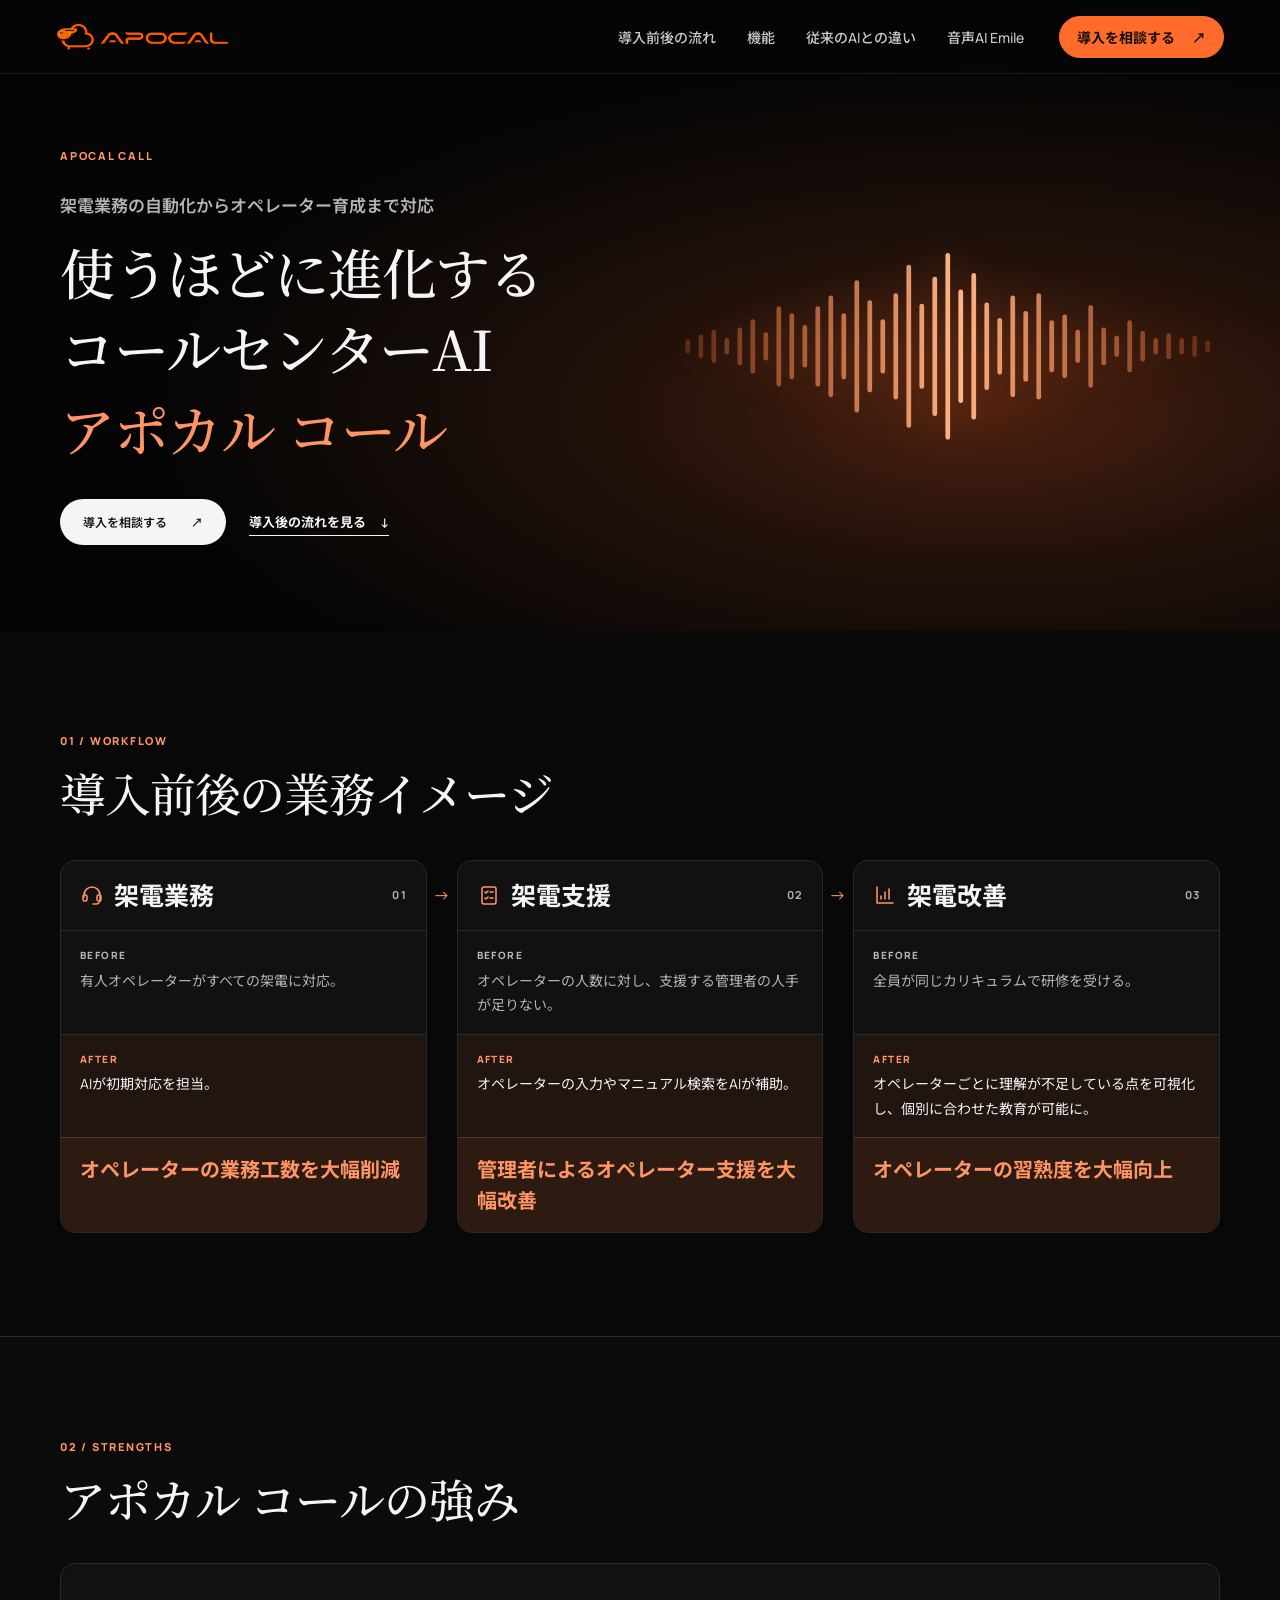
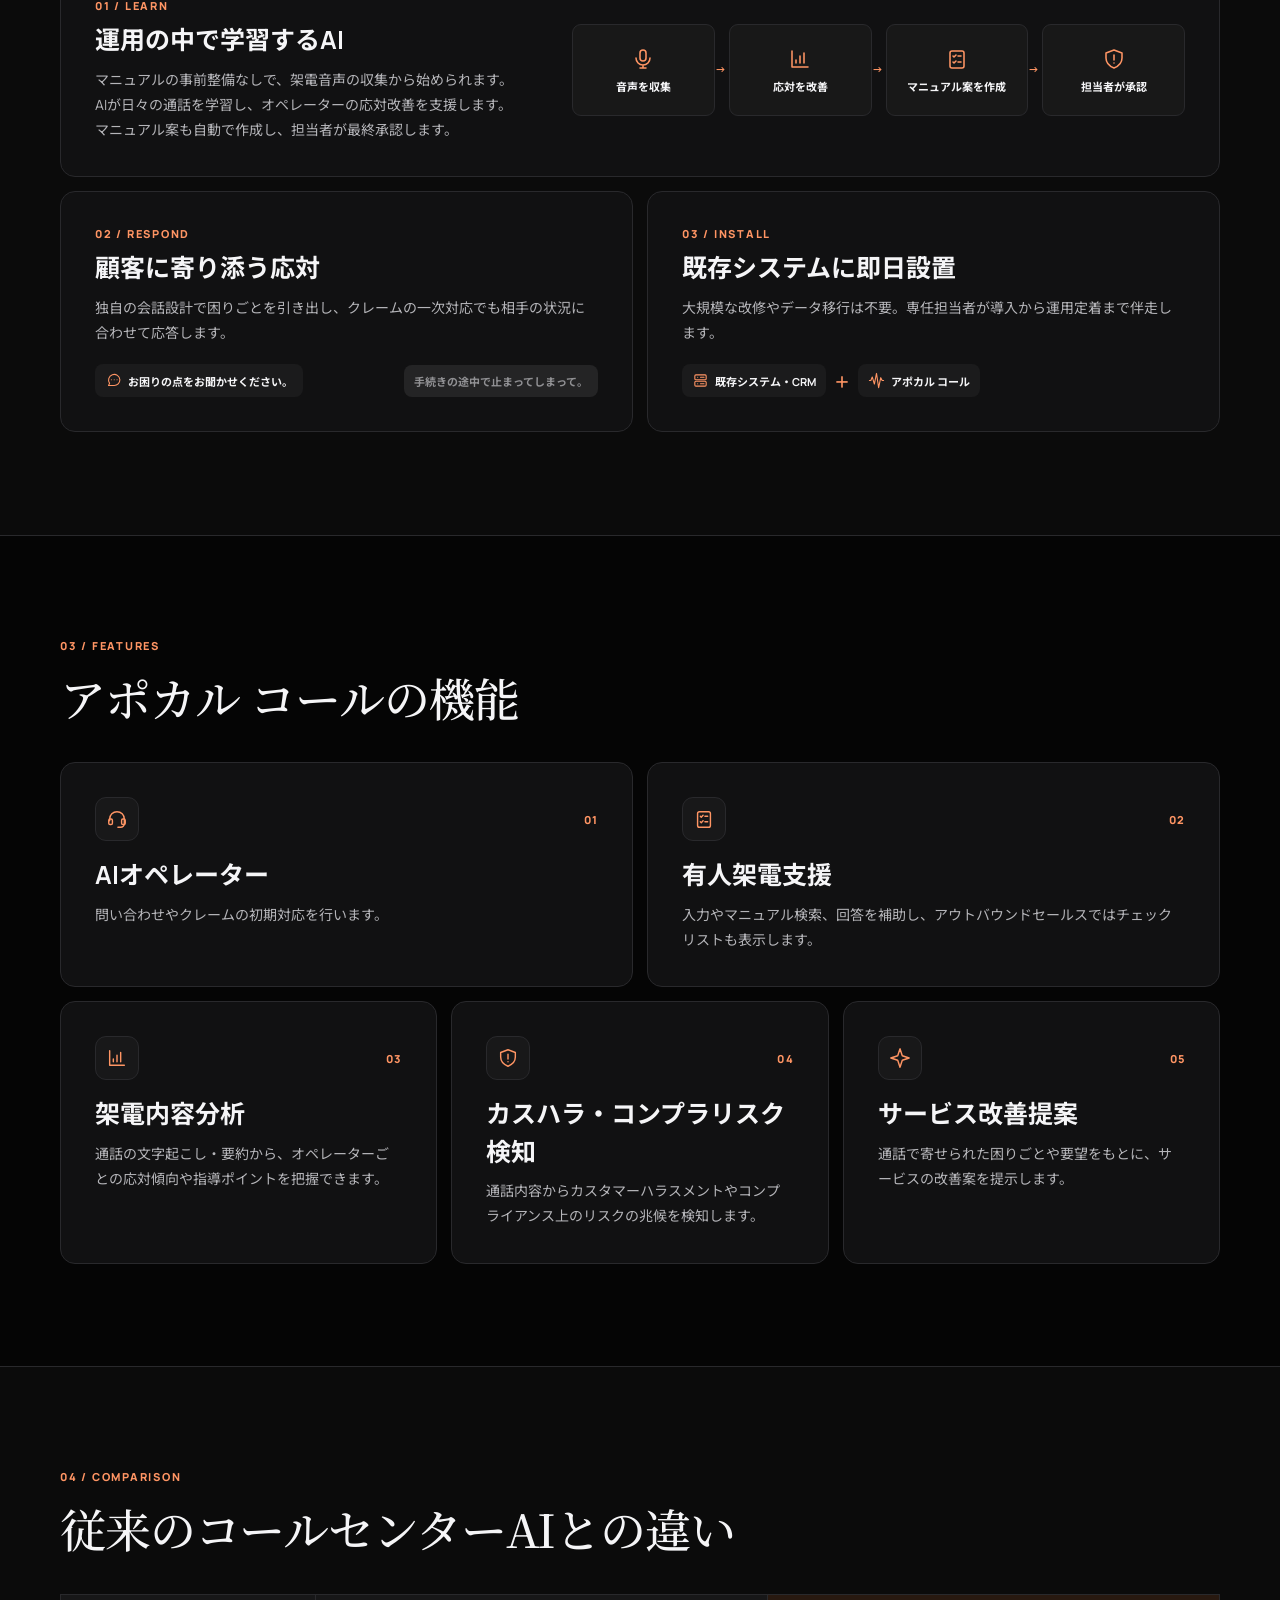
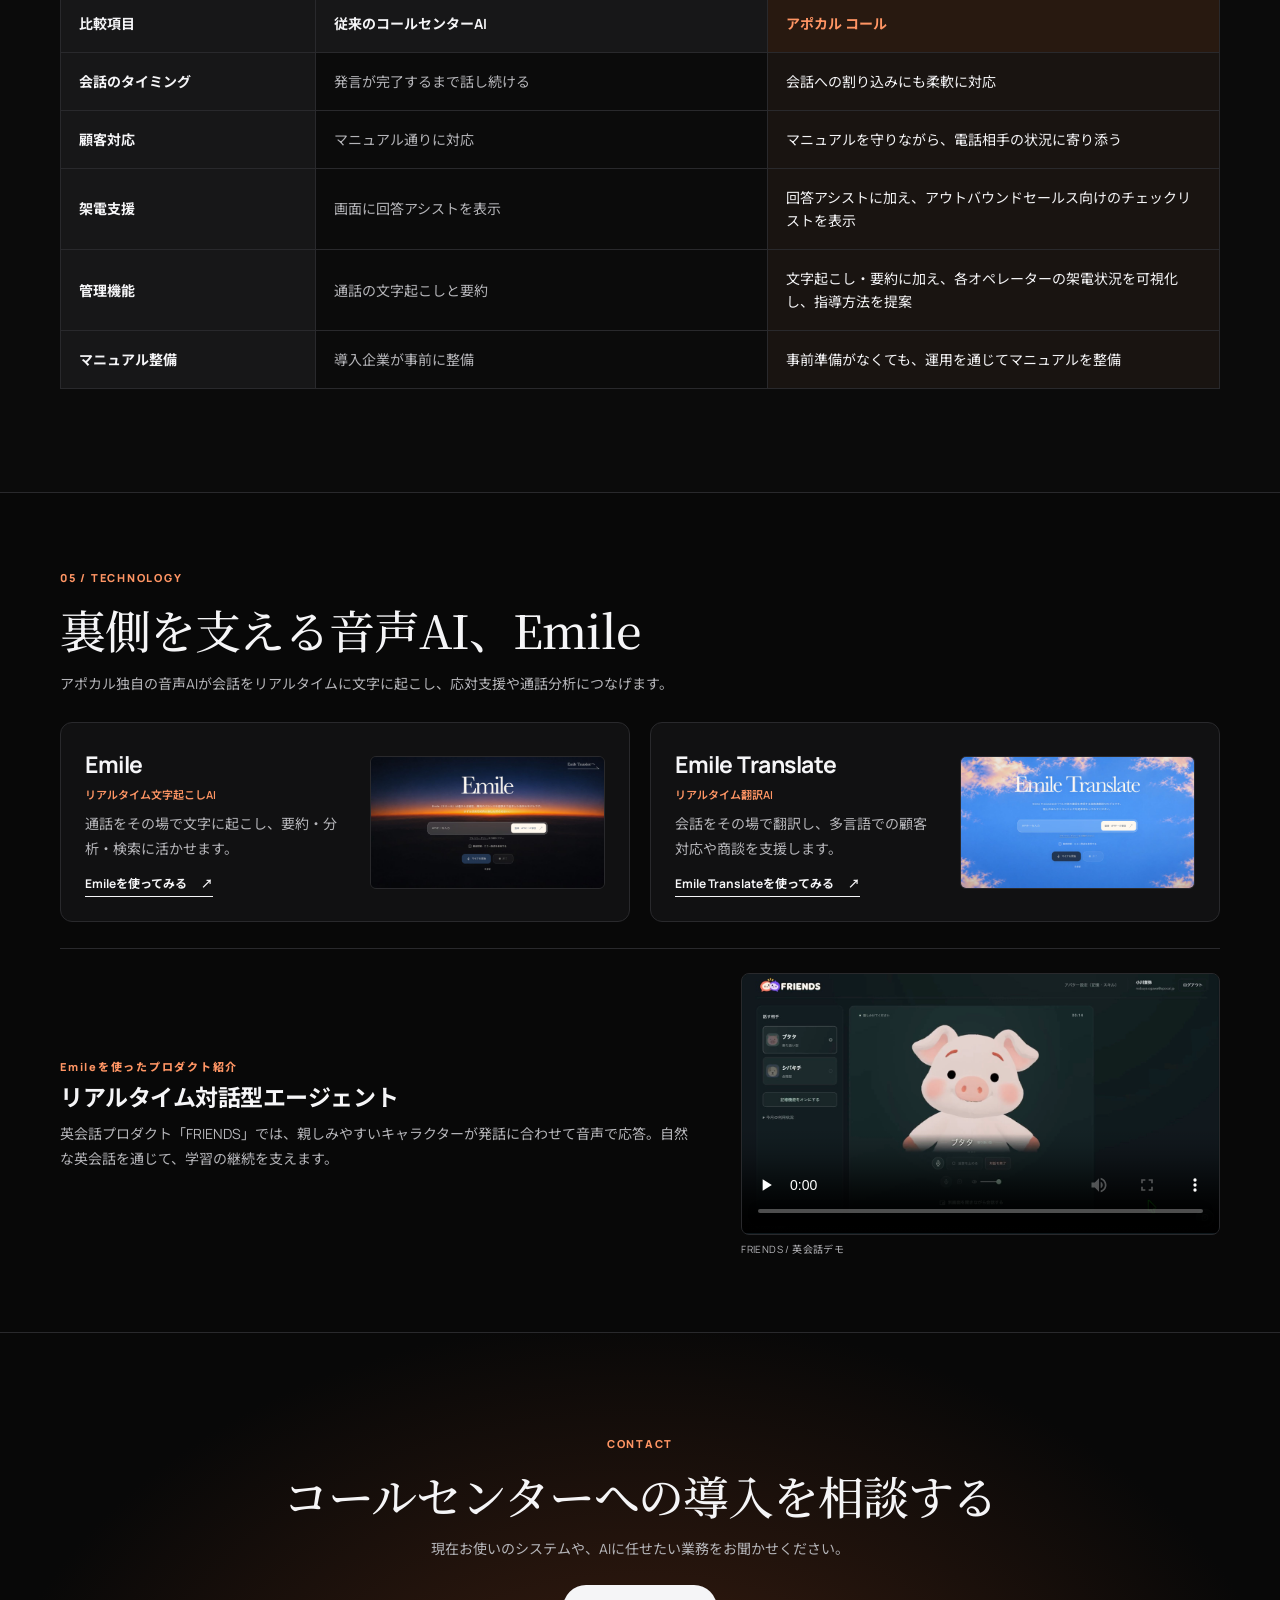
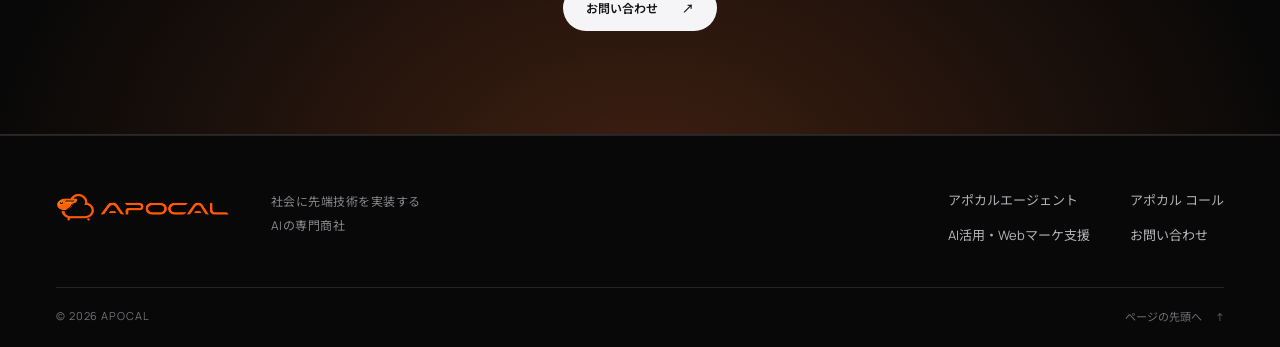
<file: call/index.html>
<!DOCTYPE html>
<html lang="ja">
<head>
  <meta charset="UTF-8">
  <meta name="viewport" content="width=device-width, initial-scale=1">
  <title>アポカル コール｜使うほどに進化するコールセンターAI</title>
  <meta name="description" content="架電業務の自動化からオペレーター育成まで。アポカル コールは顧客に寄り添う初期対応、有人架電支援、通話データを活用した応対改善を支援するコールセンターAIです。">
  <meta name="theme-color" content="#050505">
  <link rel="canonical" href="https://apocal.jp/call/">
  <meta property="og:type" content="website">
  <meta property="og:locale" content="ja_JP">
  <meta property="og:site_name" content="アポカル">
  <meta property="og:title" content="アポカル コール｜使うほどに進化するコールセンターAI">
  <meta property="og:description" content="架電業務の自動化からオペレーター育成まで。既存のコールセンターシステムで始められます。">
  <meta property="og:url" content="https://apocal.jp/call/">
  <link rel="icon" type="image/png" href="/image/favicon.png">
  <link rel="apple-touch-icon" href="/image/favicon.png">
  <link rel="preconnect" href="https://fonts.googleapis.com">
  <link rel="preconnect" href="https://fonts.gstatic.com" crossorigin>
  <link href="https://fonts.googleapis.com/css2?family=Manrope:wght@500;600;700;800&family=Noto+Sans+JP:wght@400;500;600;700;800&family=Noto+Serif+JP:wght@500;600&display=swap" rel="stylesheet">
  <link rel="stylesheet" href="/css/home.css">
  <link rel="stylesheet" href="/css/call.css">
  <script>(function(w,d,s,l,i){w[l]=w[l]||[];w[l].push({'gtm.start':new Date().getTime(),event:'gtm.js'});var f=d.getElementsByTagName(s)[0],j=d.createElement(s),dl=l!='dataLayer'?'&l='+l:'';j.async=true;j.src='https://www.googletagmanager.com/gtm.js?id='+i+dl;f.parentNode.insertBefore(j,f);})(window,document,'script','dataLayer','GTM-NRPP5L7K');</script>
</head>
<body class="call-page">
  <noscript><iframe src="https://www.googletagmanager.com/ns.html?id=GTM-NRPP5L7K" height="0" width="0" style="display:none;visibility:hidden"></iframe></noscript>
  <a class="skip-link" href="#main">本文へスキップ</a>
  <header class="home-header" id="siteHeader">
    <div class="header-inner">
      <a class="wordmark" href="/" aria-label="アポカル ホーム"><img src="/image/apocal_logo_3.png" width="139" height="28" alt="APOCAL"></a>
      <nav class="home-nav" id="homeNav" aria-label="メインナビゲーション">
        <a href="#workflow">導入前後の流れ</a>
        <a href="#features">機能</a>
        <a href="#comparison">従来のAIとの違い</a>
        <a href="#technology">音声AI Emile</a>
        <a class="nav-contact" href="/contact/">導入を相談する <span aria-hidden="true">↗</span></a>
      </nav>
      <button class="menu-toggle" type="button" aria-label="メニューを開く" aria-expanded="false" aria-controls="homeNav"><span></span><span></span></button>
    </div>
  </header>
  <svg class="call-icon-library" aria-hidden="true" xmlns="http://www.w3.org/2000/svg">
    <symbol id="call-icon-headset" viewBox="0 0 24 24"><path d="M4 14v-2a8 8 0 0 1 16 0v5a4 4 0 0 1-4 4h-3"/><rect x="3" y="12" width="4" height="6" rx="1.5"/><rect x="17" y="12" width="4" height="6" rx="1.5"/></symbol>
    <symbol id="call-icon-checklist" viewBox="0 0 24 24"><rect x="5" y="4" width="14" height="17" rx="2"/><path d="m8 9 1 1 2-2m2 1h3m-8 6 1 1 2-2m2 1h3"/></symbol>
    <symbol id="call-icon-chart" viewBox="0 0 24 24"><path d="M4 4v16h16M8 16v-3m4 3V9m4 7V6"/></symbol>
    <symbol id="call-icon-shield" viewBox="0 0 24 24"><path d="M12 3 4 6v5c0 4 3 8 8 10 5-2 8-6 8-10V6l-8-3Zm0 5v5m0 3h.01"/></symbol>
    <symbol id="call-icon-spark" viewBox="0 0 24 24"><path d="M12 2 9.5 9.5 2 12l7.5 2.5L12 22l2.5-7.5L22 12l-7.5-2.5L12 2Z"/></symbol>
    <symbol id="call-icon-mic" viewBox="0 0 24 24"><rect x="9" y="3" width="6" height="11" rx="3"/><path d="M5 11a7 7 0 0 0 14 0m-7 7v3m-3 0h6"/></symbol>
    <symbol id="call-icon-chat" viewBox="0 0 24 24"><path d="M21 11a8 8 0 0 1-8 8H5l1.5-3A8 8 0 1 1 21 11Z"/><path d="M9 11h.01m4 0h.01m4 0h.01"/></symbol>
    <symbol id="call-icon-server" viewBox="0 0 24 24"><rect x="4" y="4" width="16" height="7" rx="1.5"/><rect x="4" y="13" width="16" height="7" rx="1.5"/><path d="M8 7.5h.01M8 16.5h.01m4-9h5m-5 9h5"/></symbol>
    <symbol id="call-icon-wave" viewBox="0 0 24 24"><path d="M2 12h2l2-5 3 10 3-15 3 20 3-14 2 4h2"/></symbol>
  </svg>
  <main id="main">
    <section class="call-hero" aria-labelledby="hero-heading">
      <div class="call-wrap call-hero-grid">
        <div class="call-hero-copy">
          <p class="call-kicker">APOCAL CALL</p>
          <p class="call-hero-lead">架電業務の自動化からオペレーター育成まで対応</p>
          <h1 id="hero-heading">使うほどに進化する<br>コールセンターAI<br><strong>アポカル コール</strong></h1>
          <div class="call-actions">
            <a class="pill pill-light" href="/contact/">導入を相談する <span aria-hidden="true">↗</span></a>
            <a class="call-link" href="#workflow">導入後の流れを見る <span aria-hidden="true">↓</span></a>
          </div>
        </div>
        <div class="call-hero-visual" aria-hidden="true">
          <svg class="call-wave" viewBox="0 0 460 180" fill="none" xmlns="http://www.w3.org/2000/svg">
            <defs>
              <linearGradient id="wave-color"><stop stop-color="#ff7735" stop-opacity=".25"/><stop offset=".52" stop-color="#ffb789"/><stop offset="1" stop-color="#ff7735" stop-opacity=".25"/></linearGradient>
            </defs>
            <path d="M10 86v8 M21 82v16 M32 78v24 M43 85v10 M54 76v28 M65 69v42 M76 80v20 M87 58v64 M98 64v52 M109 74v32 M120 58v64 M131 49v82 M142 64v52 M153 36v108 M164 53v74 M175 69v42 M186 47v86 M197 23v134 M208 56v68 M219 33v114 M230 13v154 M241 44v92 M252 30v120 M263 55v70 M274 68v44 M285 49v82 M296 62v56 M307 47v86 M318 70v40 M329 65v50 M340 78v24 M351 57v66 M362 76v28 M373 83v14 M384 70v40 M395 79v22 M406 85v10 M417 81v18 M428 85v10 M439 83v14 M450 87v6" stroke="url(#wave-color)" stroke-width="4" stroke-linecap="round"/>
          </svg>
        </div>
      </div>
    </section>

    <section class="call-section" id="workflow" aria-labelledby="workflow-heading">
      <div class="call-wrap">
        <p class="call-kicker">01 / WORKFLOW</p>
        <h2 id="workflow-heading">導入前後の業務イメージ</h2>
        <ol class="call-flow">
          <li>
            <h3><svg class="call-icon" aria-hidden="true"><use href="#call-icon-headset"/></svg> 架電業務<span>01</span></h3>
            <div class="call-before"><span>BEFORE</span><p>有人オペレーターがすべての架電に対応。</p></div>
            <div class="call-after"><span>AFTER</span><p>AIが初期対応を担当。</p></div>
            <p class="call-flow-impact"><strong>オペレーターの業務工数を大幅削減</strong></p>
          </li>
          <li>
            <h3><svg class="call-icon" aria-hidden="true"><use href="#call-icon-checklist"/></svg> 架電支援<span>02</span></h3>
            <div class="call-before"><span>BEFORE</span><p>オペレーターの人数に対し、支援する管理者の人手が足りない。</p></div>
            <div class="call-after"><span>AFTER</span><p>オペレーターの入力やマニュアル検索をAIが補助。</p></div>
            <p class="call-flow-impact"><strong>管理者によるオペレーター支援を大幅改善</strong></p>
          </li>
          <li>
            <h3><svg class="call-icon" aria-hidden="true"><use href="#call-icon-chart"/></svg> 架電改善<span>03</span></h3>
            <div class="call-before"><span>BEFORE</span><p>全員が同じカリキュラムで研修を受ける。</p></div>
            <div class="call-after"><span>AFTER</span><p>オペレーターごとに理解が不足している点を可視化し、個別に合わせた教育が可能に。</p></div>
            <p class="call-flow-impact"><strong>オペレーターの習熟度を大幅向上</strong></p>
          </li>
        </ol>
      </div>
    </section>

    <section class="call-section call-strengths" aria-labelledby="strengths-heading">
      <div class="call-wrap">
        <p class="call-kicker">02 / STRENGTHS</p>
        <h2 id="strengths-heading">アポカル コールの強み</h2>
        <div class="call-strength-grid">
          <article class="call-strength-learn">
            <div class="call-strength-copy">
              <p class="call-label">01 / LEARN</p>
              <h3>運用の中で学習するAI</h3>
              <p>マニュアルの事前整備なしで、架電音声の収集から始められます。AIが日々の通話を学習し、オペレーターの応対改善を支援します。マニュアル案も自動で作成し、担当者が最終承認します。</p>
            </div>
            <ol class="call-learning-path">
              <li><svg class="call-icon" aria-hidden="true"><use href="#call-icon-mic"/></svg>音声を収集</li>
              <li><svg class="call-icon" aria-hidden="true"><use href="#call-icon-chart"/></svg>応対を改善</li>
              <li><svg class="call-icon" aria-hidden="true"><use href="#call-icon-checklist"/></svg>マニュアル案を作成</li>
              <li><svg class="call-icon" aria-hidden="true"><use href="#call-icon-shield"/></svg>担当者が承認</li>
            </ol>
          </article>
          <article>
            <div class="call-strength-copy">
              <p class="call-label">02 / RESPOND</p>
              <h3>顧客に寄り添う応対</h3>
              <p>独自の会話設計で困りごとを引き出し、クレームの一次対応でも相手の状況に合わせて応答します。</p>
            </div>
            <div class="call-dialogue" aria-hidden="true">
              <span><svg class="call-icon" aria-hidden="true"><use href="#call-icon-chat"/></svg> お困りの点をお聞かせください。</span>
              <span>手続きの途中で止まってしまって。</span>
            </div>
          </article>
          <article>
            <div class="call-strength-copy">
              <p class="call-label">03 / INSTALL</p>
              <h3>既存システムに即日設置</h3>
              <p>大規模な改修やデータ移行は不要。専任担当者が導入から運用定着まで伴走します。</p>
            </div>
            <div class="call-connect" aria-hidden="true">
              <span><svg class="call-icon" aria-hidden="true"><use href="#call-icon-server"/></svg> 既存システム・CRM</span><b>＋</b><span><svg class="call-icon" aria-hidden="true"><use href="#call-icon-wave"/></svg> アポカル コール</span>
            </div>
          </article>
        </div>
      </div>
    </section>

    <section class="call-section" id="features" aria-labelledby="features-heading">
      <div class="call-wrap">
        <div>
          <p class="call-kicker">03 / FEATURES</p>
          <h2 id="features-heading">アポカル コールの機能</h2>
        </div>
        <ol class="call-feature-list">
          <li><div class="call-feature-marker"><svg class="call-icon" aria-hidden="true"><use href="#call-icon-headset"/></svg><span>01</span></div><div><h3>AIオペレーター</h3><p>問い合わせやクレームの初期対応を行います。</p></div></li>
          <li><div class="call-feature-marker"><svg class="call-icon" aria-hidden="true"><use href="#call-icon-checklist"/></svg><span>02</span></div><div><h3>有人架電支援</h3><p>入力やマニュアル検索、回答を補助し、アウトバウンドセールスではチェックリストも表示します。</p></div></li>
          <li><div class="call-feature-marker"><svg class="call-icon" aria-hidden="true"><use href="#call-icon-chart"/></svg><span>03</span></div><div><h3>架電内容分析</h3><p>通話の文字起こし・要約から、オペレーターごとの応対傾向や指導ポイントを把握できます。</p></div></li>
          <li><div class="call-feature-marker"><svg class="call-icon" aria-hidden="true"><use href="#call-icon-shield"/></svg><span>04</span></div><div><h3>カスハラ・コンプラリスク検知</h3><p>通話内容からカスタマーハラスメントやコンプライアンス上のリスクの兆候を検知します。</p></div></li>
          <li><div class="call-feature-marker"><svg class="call-icon" aria-hidden="true"><use href="#call-icon-spark"/></svg><span>05</span></div><div><h3>サービス改善提案</h3><p>通話で寄せられた困りごとや要望をもとに、サービスの改善案を提示します。</p></div></li>
        </ol>
      </div>
    </section>

    <section class="call-section call-comparison" id="comparison" aria-labelledby="comparison-heading">
      <div class="call-wrap">
        <p class="call-kicker">04 / COMPARISON</p>
        <h2 id="comparison-heading">従来のコールセンターAIとの違い</h2>
        <table class="call-table" aria-labelledby="comparison-heading">
          <thead><tr><th scope="col">比較項目</th><th scope="col">従来のコールセンターAI</th><th scope="col">アポカル コール</th></tr></thead>
          <tbody>
            <tr><th scope="row">会話のタイミング</th><td>発言が完了するまで話し続ける</td><td>会話への割り込みにも柔軟に対応</td></tr>
            <tr><th scope="row">顧客対応</th><td>マニュアル通りに対応</td><td>マニュアルを守りながら、電話相手の状況に寄り添う</td></tr>
            <tr><th scope="row">架電支援</th><td>画面に回答アシストを表示</td><td>回答アシストに加え、アウトバウンドセールス向けのチェックリストを表示</td></tr>
            <tr><th scope="row">管理機能</th><td>通話の文字起こしと要約</td><td>文字起こし・要約に加え、各オペレーターの架電状況を可視化し、指導方法を提案</td></tr>
            <tr><th scope="row">マニュアル整備</th><td>導入企業が事前に整備</td><td>事前準備がなくても、運用を通じてマニュアルを整備</td></tr>
          </tbody>
        </table>
      </div>
    </section>

    <section class="call-section" id="technology" aria-labelledby="technology-heading">
      <div class="call-wrap">
        <p class="call-kicker">05 / TECHNOLOGY</p>
        <div class="call-tech-heading">
          <h2 id="technology-heading">裏側を支える音声AI、Emile</h2>
          <p>アポカル独自の音声AIが会話をリアルタイムに文字に起こし、応対支援や通話分析につなげます。</p>
        </div>
        <div class="call-tech-products">
          <article class="call-tech-product">
            <div class="call-tech-copy">
              <h3>Emile</h3>
              <p class="call-tech-type">リアルタイム文字起こしAI</p>
              <p>通話をその場で文字に起こし、要約・分析・検索に活かせます。</p>
              <a class="call-link" href="https://emile-berliner-6jrx74ekoq-an.a.run.app/">Emileを使ってみる <span aria-hidden="true">↗</span></a>
            </div>
            <figure class="call-screen">
              <img src="/image/emile/transcribe-screen.jpg" alt="Emileのリアルタイム文字起こし画面" width="1280" height="720" loading="lazy">
            </figure>
          </article>
          <article class="call-tech-product">
            <div class="call-tech-copy">
              <h3>Emile Translate</h3>
              <p class="call-tech-type">リアルタイム翻訳AI</p>
              <p>会話をその場で翻訳し、多言語での顧客対応や商談を支援します。</p>
              <a class="call-link" href="https://emile-berliner-6jrx74ekoq-an.a.run.app/translate">Emile Translateを使ってみる <span aria-hidden="true">↗</span></a>
            </div>
            <figure class="call-screen">
              <img src="/image/emile/translate-screen.jpg" alt="Emile Translateのリアルタイム翻訳画面" width="1280" height="720" loading="lazy">
            </figure>
          </article>
        </div>
        <article class="call-voice-agent" aria-labelledby="voice-agent-heading">
          <div class="call-tech-copy">
            <p class="call-label">Emileを使ったプロダクト紹介</p>
            <h3 id="voice-agent-heading">リアルタイム対話型エージェント</h3>
            <p>英会話プロダクト「FRIENDS」では、親しみやすいキャラクターが発話に合わせて音声で応答。自然な英会話を通じて、学習の継続を支えます。</p>
          </div>
          <figure class="call-demo-media">
            <video controls playsinline preload="none" width="1280" height="699" poster="/video/emile/conversation-agent-v2.jpg" aria-label="FRIENDSの英会話デモ">
              <source src="/video/emile/conversation-agent-v2.mp4" type="video/mp4">
              <a href="/video/emile/conversation-agent-v2.mp4">FRIENDSのデモ動画を開く</a>
            </video>
            <figcaption>FRIENDS / 英会話デモ</figcaption>
          </figure>
        </article>
      </div>
    </section>

    <section class="call-section call-closing" aria-labelledby="contact-heading">
      <div class="call-wrap">
        <p class="call-kicker">CONTACT</p>
        <h2 id="contact-heading">コールセンターへの導入を相談する</h2>
        <p>現在お使いのシステムや、AIに任せたい業務をお聞かせください。</p>
        <a class="pill pill-light" href="/contact/">お問い合わせ <span aria-hidden="true">↗</span></a>
      </div>
    </section>
  </main>
  <footer class="home-footer">
    <div class="footer-main">
      <a class="wordmark" href="/" aria-label="アポカル ホーム"><img src="/image/apocal_logo_3.png" width="139" height="28" alt="APOCAL"></a>
      <p>社会に先端技術を実装する<br>AIの専門商社</p>
      <nav aria-label="フッターナビゲーション">


        <a href="/agent/">アポカルエージェント</a>
        <a href="/call/" aria-current="page">アポカル コール</a>
        <a href="/consulting/">AI活用・Webマーケ支援</a>
        <a href="/contact/">お問い合わせ</a>
      </nav>
    </div>
    <div class="footer-bottom"><span>© 2026 APOCAL</span><a href="#main">ページの先頭へ <span aria-hidden="true">↑</span></a></div>
  </footer>
  <script src="/js/home.js" defer></script>
</body>
</html>
</file>
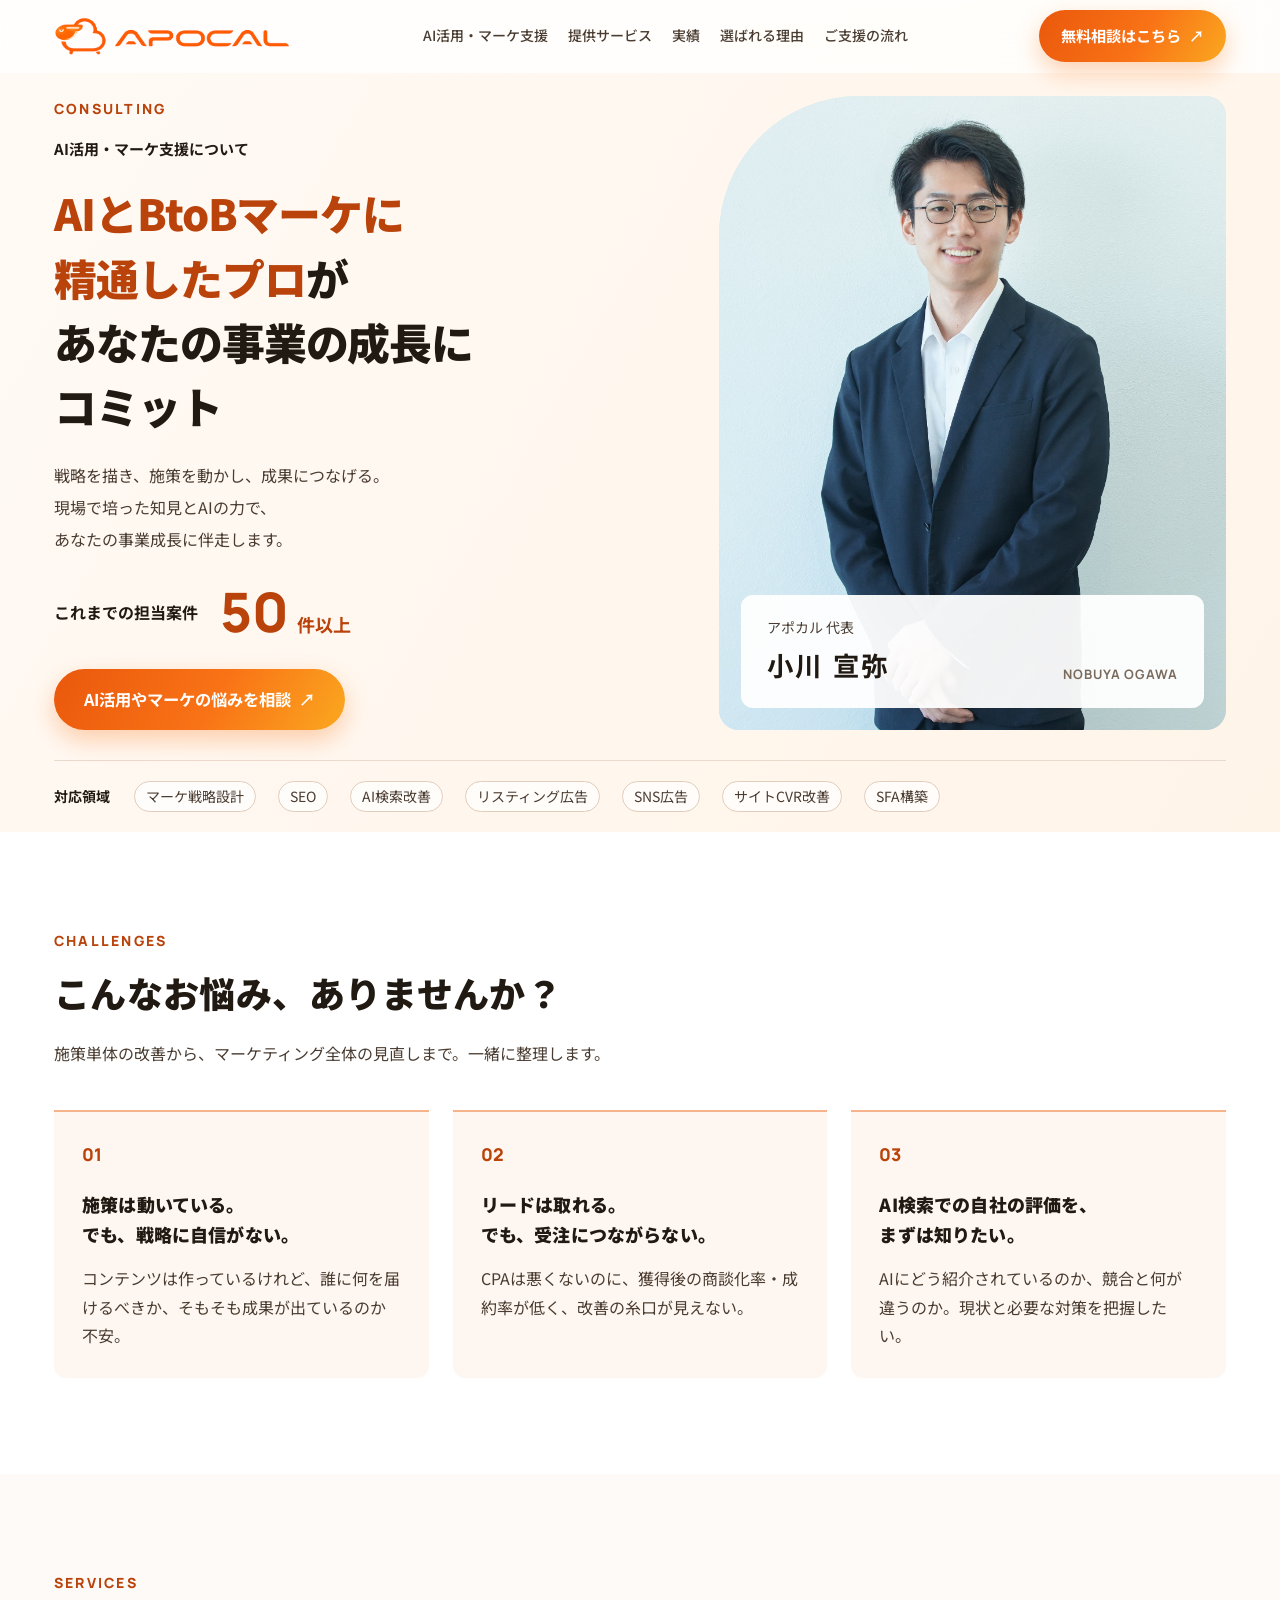
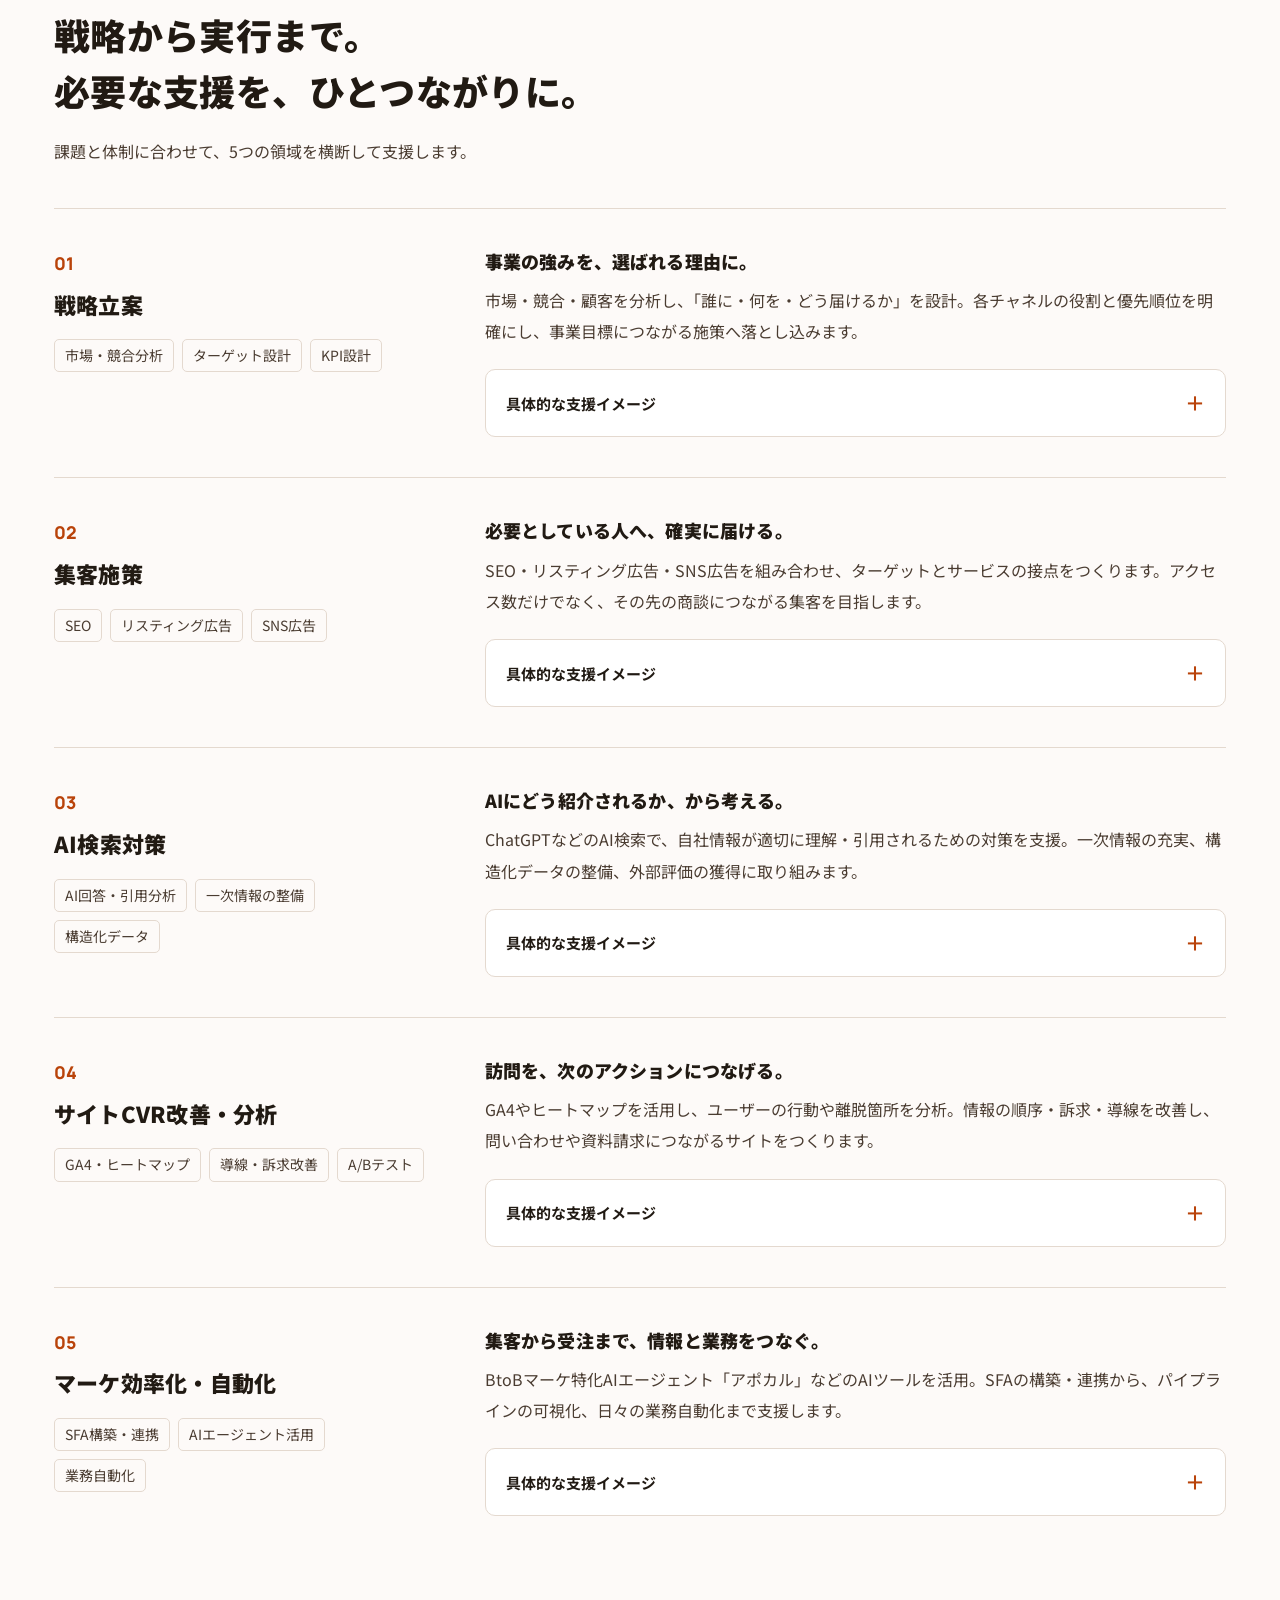
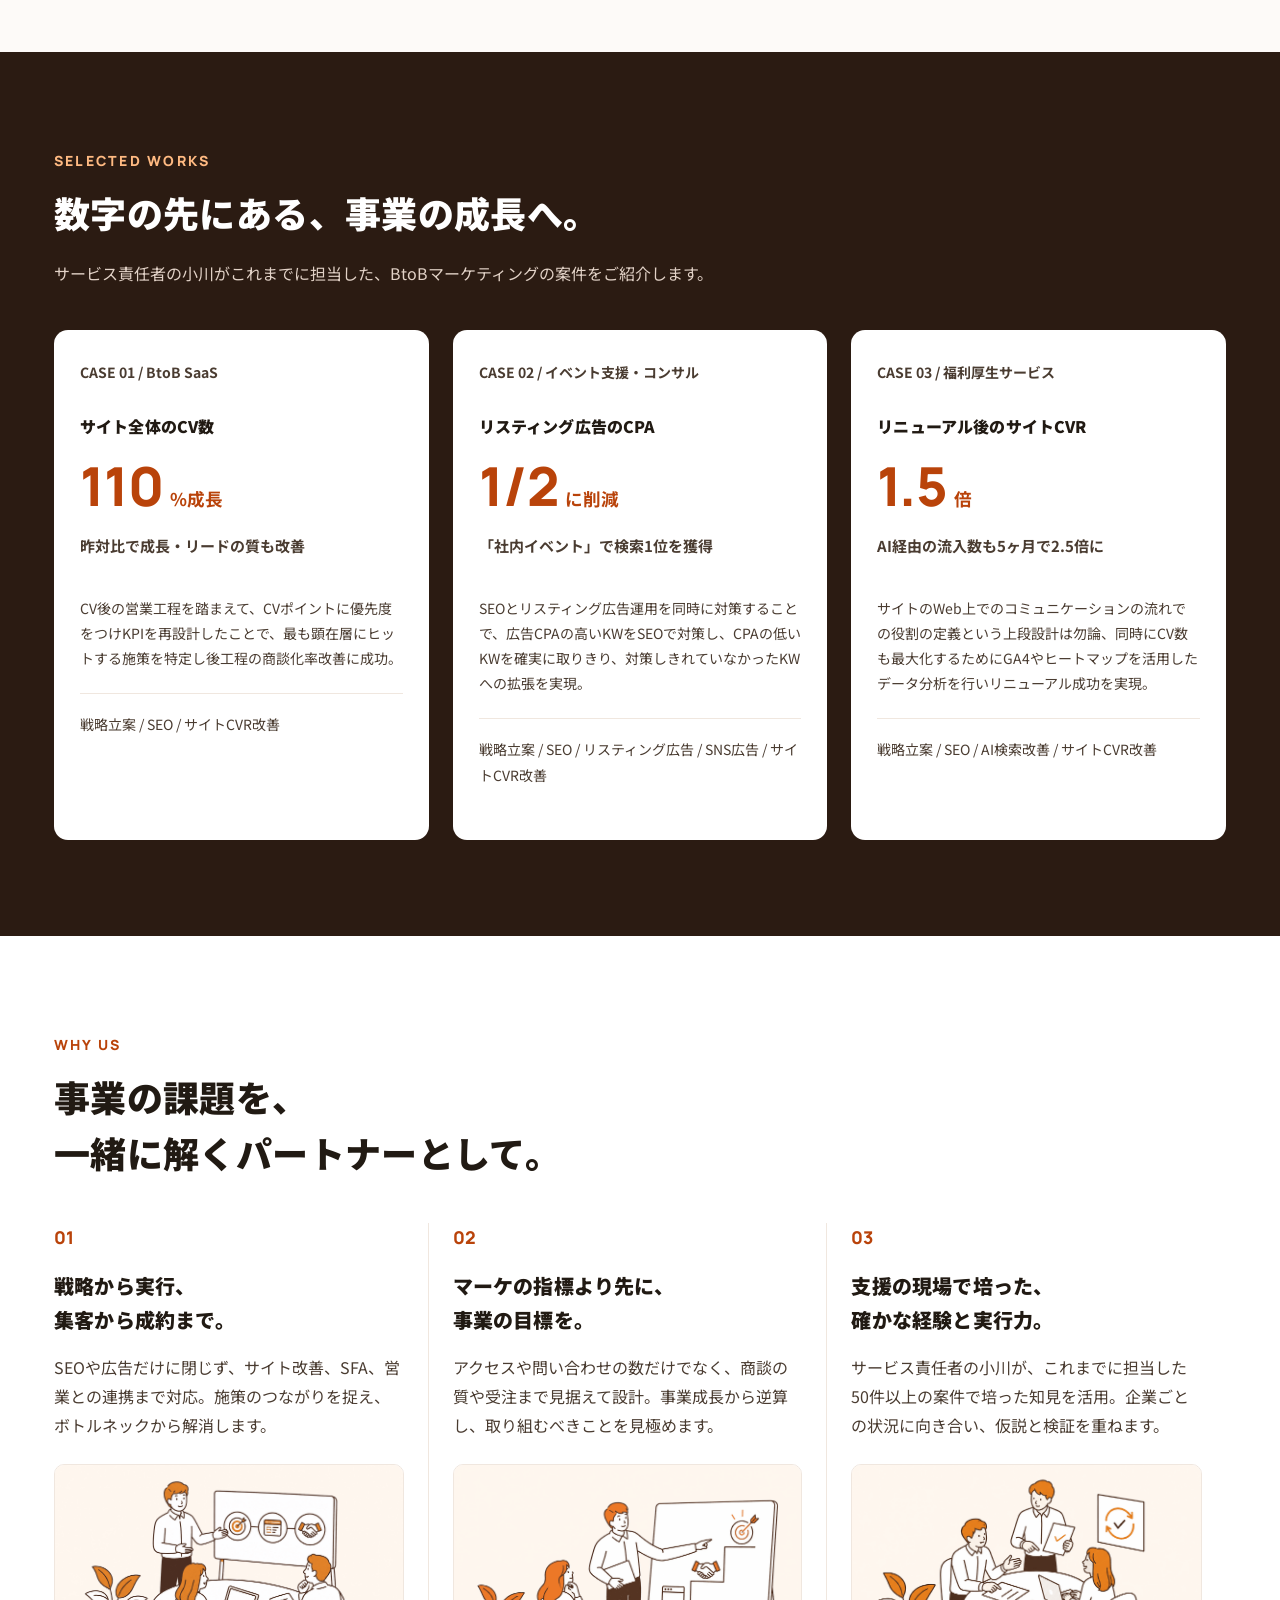
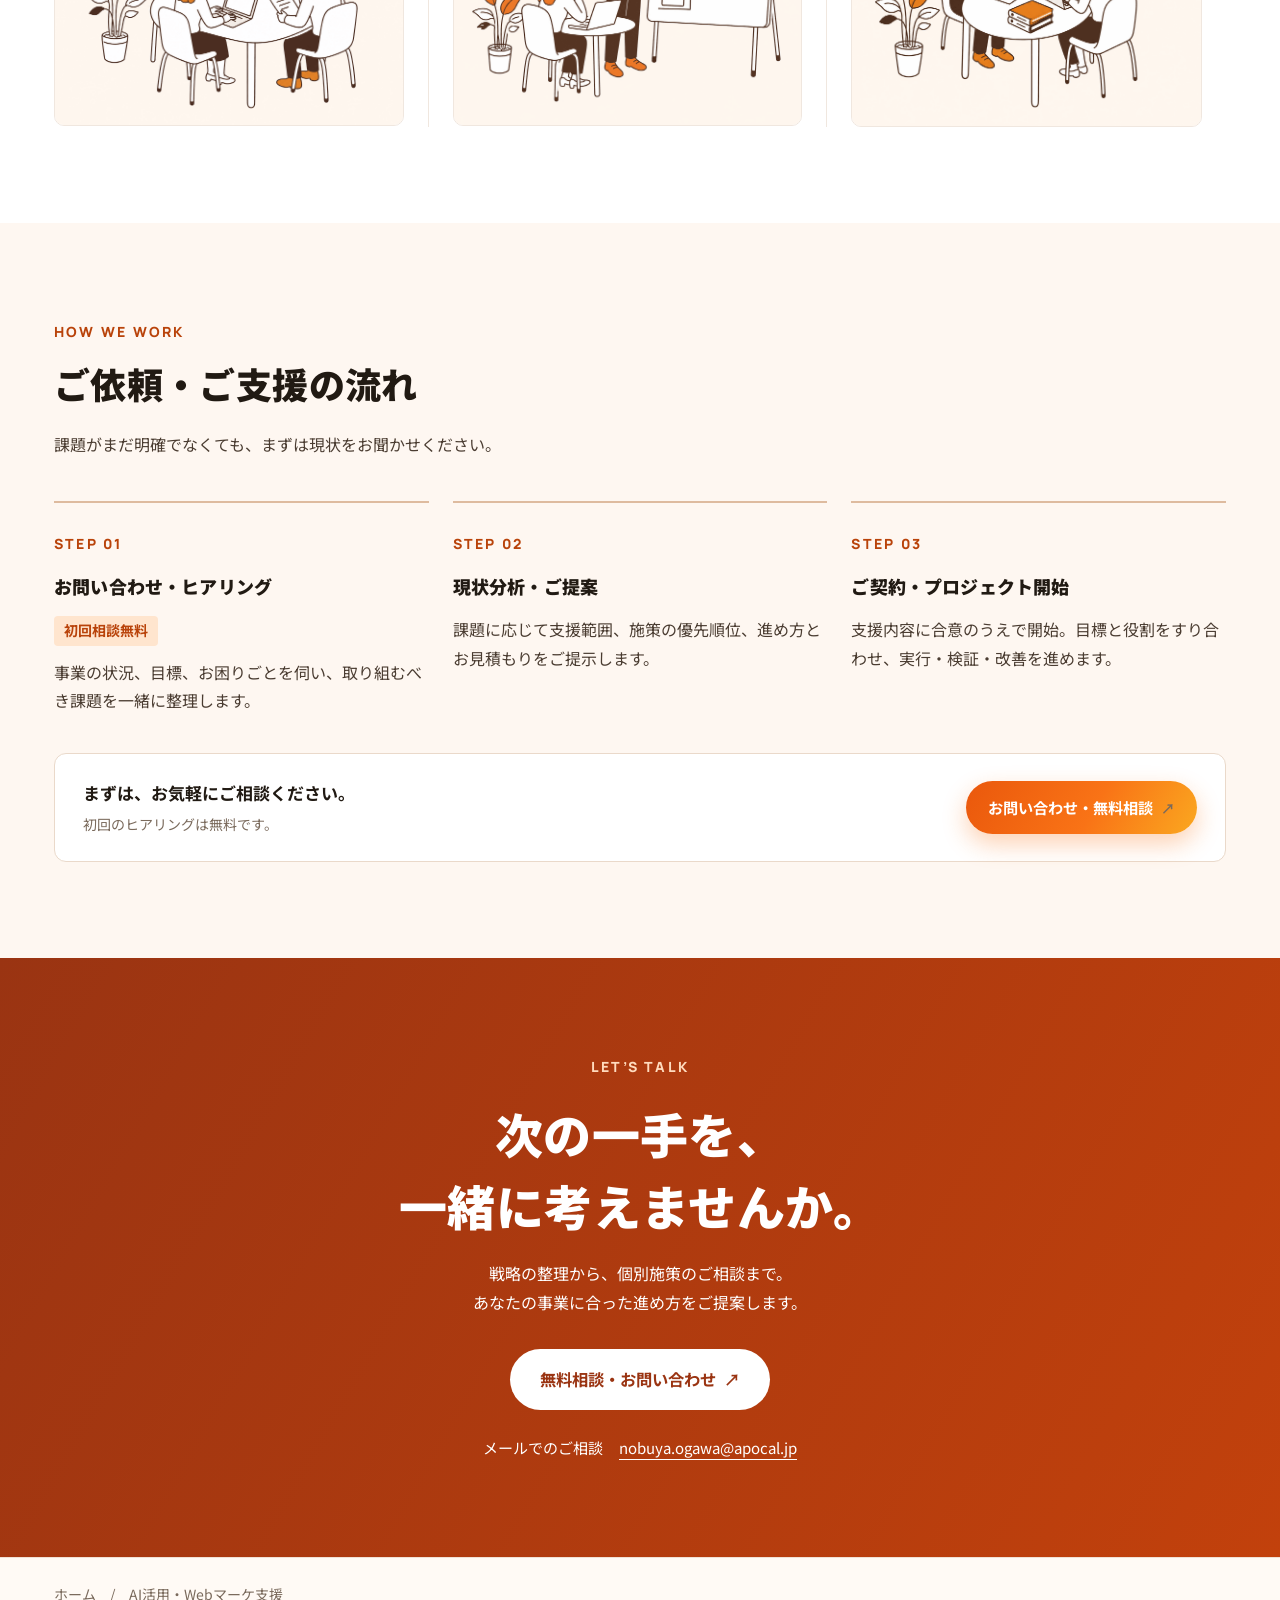
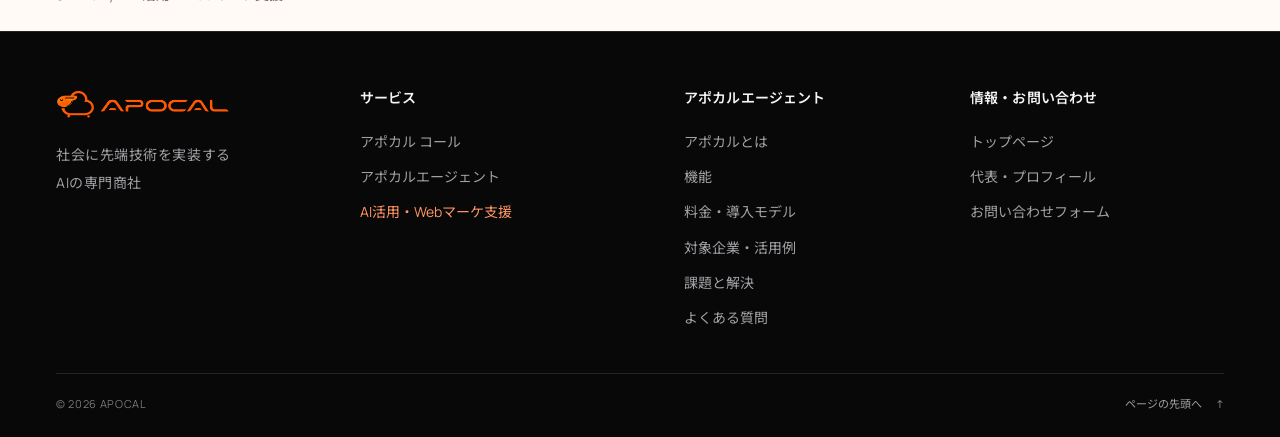
<file: consulting/index.html>
<!DOCTYPE html>
<html lang="ja">
<head>
  <!-- Google Tag Manager -->
  <script>(function(w,d,s,l,i){w[l]=w[l]||[];w[l].push({'gtm.start':
  new Date().getTime(),event:'gtm.js'});var f=d.getElementsByTagName(s)[0],
  j=d.createElement(s),dl=l!='dataLayer'?'&l='+l:'';j.async=true;j.src=
  'https://www.googletagmanager.com/gtm.js?id='+i+dl;f.parentNode.insertBefore(j,f);
  })(window,document,'script','dataLayer','GTM-NRPP5L7K');</script>
  <!-- End Google Tag Manager -->

  <meta charset="UTF-8" />
  <meta name="viewport" content="width=device-width, initial-scale=1.0" />
  <link rel="icon" type="image/png" href="/image/favicon.png" />
  <link rel="apple-touch-icon" href="/image/favicon.png" />
  <title>AI活用・Webマーケ支援｜アポカル</title>
  <link rel="canonical" href="https://apocal.jp/consulting/" />
  <meta name="description" content="サービス責任者の小川宣弥がこれまでに担当した案件は50件以上。マーケティング戦略からSEO・広告・AI検索対策・サイト改善・業務自動化まで、事業成長に向けて伴走します。" />
  <link rel="preconnect" href="https://fonts.googleapis.com" />
  <link rel="preconnect" href="https://fonts.gstatic.com" crossorigin />
  <link href="https://fonts.googleapis.com/css2?family=Noto+Sans+JP:wght@400;500;700;900&family=Manrope:wght@500;700;800&display=swap" rel="stylesheet" />
  <link href="https://fonts.googleapis.com/icon?family=Material+Icons+Round" rel="stylesheet" />
  <link rel="stylesheet" href="/css/style.css" />
  <link rel="stylesheet" href="/css/member.css?v=20261024-original-font" />
  <link rel="stylesheet" href="/css/service-footer.css" />
</head>

<body class="member-page">
<noscript><iframe src="https://www.googletagmanager.com/ns.html?id=GTM-NRPP5L7K" height="0" width="0" style="display:none;visibility:hidden"></iframe></noscript>
<a class="member-skip" href="#main">本文へスキップ</a>
<header class="site-header" id="siteHeader"><div class="container header-inner">
<a href="/" class="brand" aria-label="アポカル ホーム"><img src="/image/apocal_logo_3.png" alt="アポカル" class="brand-logo"></a>
<nav class="nav" id="nav" aria-label="メインナビゲーション"><a href="#profile">AI活用・マーケ支援</a><a href="#services">提供サービス</a><a href="#works">実績</a><a href="#reasons">選ばれる理由</a><a href="#flow">ご支援の流れ</a><a class="member-mobile-contact" href="/contact/">無料相談・お問い合わせ</a></nav>
<div class="header-actions"><a href="/contact/" class="btn btn-primary">無料相談はこちら <span aria-hidden="true">↗</span></a></div>
<button class="nav-toggle" id="navToggle" aria-label="メニューを開閉する" aria-controls="nav" aria-expanded="false"><span></span><span></span><span></span></button>
</div></header>
<main id="main">
<section class="member-hero" id="profile"><div class="container">
<div class="member-hero-grid"><div class="member-hero-copy"><p class="member-kicker">CONSULTING</p><p class="member-eyebrow">AI活用・マーケ支援について</p><h1><em>AIとBtoBマーケに<br>精通したプロ</em>が<br>あなたの事業の成長に<br>コミット</h1><p class="member-lead">戦略を描き、施策を動かし、成果につなげる。<br>現場で培った知見とAIの力で、<br>あなたの事業成長に伴走します。</p><div class="member-track"><span>これまでの担当案件</span><strong>50<span>件以上</span></strong></div><a href="/contact/" class="btn btn-primary btn-lg">AI活用やマーケの悩みを相談 <span aria-hidden="true">↗</span></a></div>
<figure class="member-portrait"><img src="/image/ogawa_nobuya.jpg" width="2739" height="2191" alt="アポカル代表の小川宣弥" fetchpriority="high"><figcaption><span>アポカル 代表</span><strong>小川 宣弥</strong><span class="member-roman">NOBUYA OGAWA</span></figcaption></figure></div>
<div class="member-skills"><span>対応領域</span><ul><li>マーケ戦略設計</li><li>SEO</li><li>AI検索改善</li><li>リスティング広告</li><li>SNS広告</li><li>サイトCVR改善</li><li>SFA構築</li></ul></div>
</div></section>
<section class="member-section member-problems" aria-labelledby="problems-heading"><div class="container"><div class="member-section-head"><p class="member-kicker">CHALLENGES</p><h2 id="problems-heading">こんなお悩み、ありませんか？</h2><p>施策単体の改善から、マーケティング全体の見直しまで。一緒に整理します。</p></div>
<div class="member-three"><article class="member-problem"><span class="member-number">01</span><h3>施策は動いている。<br>でも、戦略に自信がない。</h3><p>コンテンツは作っているけれど、誰に何を届けるべきか、そもそも成果が出ているのか不安。</p></article><article class="member-problem"><span class="member-number">02</span><h3>リードは取れる。<br>でも、受注につながらない。</h3><p>CPAは悪くないのに、獲得後の商談化率・成約率が低く、改善の糸口が見えない。</p></article><article class="member-problem"><span class="member-number">03</span><h3>AI検索での自社の評価を、<br>まずは知りたい。</h3><p>AIにどう紹介されているのか、競合と何が違うのか。現状と必要な対策を把握したい。</p></article></div></div></section>
<section class="member-section" id="services"><div class="container"><div class="member-section-head"><p class="member-kicker">SERVICES</p><h2>戦略から実行まで。<br>必要な支援を、ひとつながりに。</h2><p>課題と体制に合わせて、5つの領域を横断して支援します。</p></div>
<article class="member-service" id="strategy"><div class="service-heading"><span class="member-number">01</span><h3>戦略立案</h3><ul class="member-tags"><li>市場・競合分析</li><li>ターゲット設計</li><li>KPI設計</li></ul></div><div class="service-content"><h4>事業の強みを、選ばれる理由に。</h4><p>市場・競合・顧客を分析し、「誰に・何を・どう届けるか」を設計。各チャネルの役割と優先順位を明確にし、事業目標につながる施策へ落とし込みます。</p><details><summary>具体的な支援イメージ<span aria-hidden="true">＋</span></summary><div class="service-example"><div><h5>請求書管理SaaSの例</h5><p>顧客分析から、単価と継続率が高い企業の特徴を把握。請求書の発行件数が多い企業をコアターゲットとし、「内部監査を支援する機能」を訴求の軸に設定します。その戦略に沿って、「請求書照合」など監査の文脈で検索されるキーワードへの対策を進めます。</p></div><img src="/image/service/service_01.png" alt="戦略立案の支援イメージ" loading="lazy"></div></details></div></article><article class="member-service" id="acquisition"><div class="service-heading"><span class="member-number">02</span><h3>集客施策</h3><ul class="member-tags"><li>SEO</li><li>リスティング広告</li><li>SNS広告</li></ul></div><div class="service-content"><h4>必要としている人へ、確実に届ける。</h4><p>SEO・リスティング広告・SNS広告を組み合わせ、ターゲットとサービスの接点をつくります。アクセス数だけでなく、その先の商談につながる集客を目指します。</p><details><summary>具体的な支援イメージ<span aria-hidden="true">＋</span></summary><div class="service-example"><div><h5>SEO・Web広告の進め方</h5><p>検索量や検索意図を調査し、戦略に沿って対策するキーワードを選定。SEOでは上位ページの内容や構成を分析し、評価される要素の仮説を検証します。広告では訴求・配信対象・誘導先ページを見直し、獲得効率とリードの質を継続的に改善します。</p></div><img src="/image/service/service_02.png" alt="集客施策の支援イメージ" loading="lazy"></div></details></div></article><article class="member-service" id="ai-search"><div class="service-heading"><span class="member-number">03</span><h3>AI検索対策</h3><ul class="member-tags"><li>AI回答・引用分析</li><li>一次情報の整備</li><li>構造化データ</li></ul></div><div class="service-content"><h4>AIにどう紹介されるか、から考える。</h4><p>ChatGPTなどのAI検索で、自社情報が適切に理解・引用されるための対策を支援。一次情報の充実、構造化データの整備、外部評価の獲得に取り組みます。</p><details><summary>具体的な支援イメージ<span aria-hidden="true">＋</span></summary><div class="service-example"><div><h5>現状把握から仮説検証へ</h5><p>「比較検討で推奨されたい」「サービスを正しく紹介されたい」など、事業状況に合わせて目的を設定。顧客が尋ねる質問を整理し、AIの回答や引用元を調査します。競合との違いと情報の不足を把握し、改善前後の変化を検証します。</p></div><img src="/image/service/service_03.png" alt="AI検索対策の支援イメージ" loading="lazy"></div></details></div></article><article class="member-service" id="conversion"><div class="service-heading"><span class="member-number">04</span><h3>サイトCVR改善・分析</h3><ul class="member-tags"><li>GA4・ヒートマップ</li><li>導線・訴求改善</li><li>A/Bテスト</li></ul></div><div class="service-content"><h4>訪問を、次のアクションにつなげる。</h4><p>GA4やヒートマップを活用し、ユーザーの行動や離脱箇所を分析。情報の順序・訴求・導線を改善し、問い合わせや資料請求につながるサイトをつくります。</p><details><summary>具体的な支援イメージ<span aria-hidden="true">＋</span></summary><div class="service-example"><div><h5>データに基づくサイト改善</h5><p>問い合わせに至ったユーザーとそうでないユーザーの回遊の違いを、GA4で分析。ヒートマップで注目される要素を確認し、「どの情報を、どの順番で伝えるべきか」を仮説化します。ページ改修やA/Bテストを通じて、改善の精度を高めます。</p></div><img src="/image/service/service_04.png" alt="サイトCVR改善・分析の支援イメージ" loading="lazy"></div></details></div></article><article class="member-service" id="automation"><div class="service-heading"><span class="member-number">05</span><h3>マーケ効率化・自動化</h3><ul class="member-tags"><li>SFA構築・連携</li><li>AIエージェント活用</li><li>業務自動化</li></ul></div><div class="service-content"><h4>集客から受注まで、情報と業務をつなぐ。</h4><p>BtoBマーケ特化AIエージェント「アポカル」などのAIツールを活用。SFAの構築・連携から、パイプラインの可視化、日々の業務自動化まで支援します。</p><details><summary>具体的な支援イメージ<span aria-hidden="true">＋</span></summary><div class="service-example"><div><h5>アポカルを活用した業務設計</h5><p>GA4とSalesforceを連携し、Web上の行動と商談の履歴をつなげます。マーケティングでは顧客ニーズを踏まえたサイト改善の検討から実装までを支援。営業ではこれまでの接点をもとに、商談準備や資料作成の効率化を進めます。</p></div><img src="/image/service/service_05.png" alt="マーケ効率化・自動化の支援イメージ" loading="lazy"></div></details></div></article>
</div></section>
<section class="member-section member-works" id="works"><div class="container"><div class="member-section-head"><p class="member-kicker">SELECTED WORKS</p><h2>数字の先にある、事業の成長へ。</h2><p>サービス責任者の小川がこれまでに担当した、BtoBマーケティングの案件をご紹介します。</p></div><div class="member-three">
<article class="member-work"><span class="work-category">CASE 01 / BtoB SaaS</span><h3>サイト全体のCV数</h3><p class="work-result">110<small>%成長</small></p><p class="work-context">昨対比で成長・リードの質も改善</p><p class="work-message">CV後の営業工程を踏まえて、CVポイントに優先度をつけKPIを再設計したことで、最も顕在層にヒットする施策を特定し後工程の商談化率改善に成功。</p><p class="work-scope">戦略立案 / SEO / サイトCVR改善</p></article>
<article class="member-work"><span class="work-category">CASE 02 / イベント支援・コンサル</span><h3>リスティング広告のCPA</h3><p class="work-result">1/2<small>に削減</small></p><p class="work-context">「社内イベント」で検索1位を獲得</p><p class="work-message">SEOとリスティング広告運用を同時に対策することで、広告CPAの高いKWをSEOで対策し、CPAの低いKWを確実に取りきり、対策しきれていなかったKWへの拡張を実現。</p><p class="work-scope">戦略立案 / SEO / リスティング広告 / SNS広告 / サイトCVR改善</p></article>
<article class="member-work"><span class="work-category">CASE 03 / 福利厚生サービス</span><h3>リニューアル後のサイトCVR</h3><p class="work-result">1.5<small>倍</small></p><p class="work-context">AI経由の流入数も5ヶ月で2.5倍に</p><p class="work-message">サイトのWeb上でのコミュニケーションの流れでの役割の定義という上段設計は勿論、同時にCV数も最大化するためにGA4やヒートマップを活用したデータ分析を行いリニューアル成功を実現。</p><p class="work-scope">戦略立案 / SEO / AI検索改善 / サイトCVR改善</p></article>
</div></div></section>
<section class="member-section" id="reasons"><div class="container"><div class="member-section-head"><p class="member-kicker">WHY US</p><h2>事業の課題を、<br>一緒に解くパートナーとして。</h2></div><div class="member-three member-reasons"><article><span class="member-number">01</span><h3>戦略から実行、<br>集客から成約まで。</h3><p>SEOや広告だけに閉じず、サイト改善、SFA、営業との連携まで対応。施策のつながりを捉え、ボトルネックから解消します。</p><img src="/image/reason/reason_01.png" alt="戦略から実行までをつなぐ支援のイメージ" loading="lazy"></article><article><span class="member-number">02</span><h3>マーケの指標より先に、<br>事業の目標を。</h3><p>アクセスや問い合わせの数だけでなく、商談の質や受注まで見据えて設計。事業成長から逆算し、取り組むべきことを見極めます。</p><img src="/image/reason/reason_02.png" alt="事業目標から逆算する支援のイメージ" loading="lazy"></article><article><span class="member-number">03</span><h3>支援の現場で培った、<br>確かな経験と実行力。</h3><p>サービス責任者の小川が、これまでに担当した50件以上の案件で培った知見を活用。企業ごとの状況に向き合い、仮説と検証を重ねます。</p><img src="/image/reason/reason_03.png" alt="経験と実行力を表す支援のイメージ" loading="lazy"></article></div></div></section>
<section class="member-section member-flow" id="flow"><div class="container"><div class="member-section-head"><p class="member-kicker">HOW WE WORK</p><h2>ご依頼・ご支援の流れ</h2><p>課題がまだ明確でなくても、まずは現状をお聞かせください。</p></div><ol class="member-three member-steps"><li><span class="member-kicker">STEP 01</span><h3>お問い合わせ・ヒアリング</h3><span class="step-label">初回相談無料</span><p>事業の状況、目標、お困りごとを伺い、取り組むべき課題を一緒に整理します。</p></li><li><span class="member-kicker">STEP 02</span><h3>現状分析・ご提案</h3><p>課題に応じて支援範囲、施策の優先順位、進め方とお見積もりをご提示します。</p></li><li><span class="member-kicker">STEP 03</span><h3>ご契約・プロジェクト開始</h3><p>支援内容に合意のうえで開始。目標と役割をすり合わせ、実行・検証・改善を進めます。</p></li></ol><div class="member-flow-cta"><div><strong>まずは、お気軽にご相談ください。</strong><span>初回のヒアリングは無料です。</span></div><a href="/contact/" class="btn btn-primary">お問い合わせ・無料相談 <span aria-hidden="true">↗</span></a></div></div></section>
<section class="member-section member-contact" id="consultation"><div class="container"><p class="member-kicker">LET’S TALK</p><h2>次の一手を、<br>一緒に考えませんか。</h2><p>戦略の整理から、個別施策のご相談まで。<br>あなたの事業に合った進め方をご提案します。</p><a href="/contact/" class="btn btn-light btn-lg">無料相談・お問い合わせ <span aria-hidden="true">↗</span></a><div class="member-email"><span>メールでのご相談</span><a href="mailto:nobuya.ogawa@apocal.jp">nobuya.ogawa@apocal.jp</a></div></div></section>
<div class="member-breadcrumb-wrap"><div class="container"><nav class="member-breadcrumb" aria-label="パンくずリスト"><a href="/">ホーム</a><span aria-hidden="true">/</span><span aria-current="page">AI活用・Webマーケ支援</span></nav></div></div>
</main>

  <footer class="site-footer service-footer" id="siteFooter">
    <div class="service-footer-main">
      <div class="service-footer-brand">
        <a href="/" aria-label="アポカル ホーム"><img src="/image/apocal_logo_3.png" width="139" height="28" alt="APOCAL" /></a>
        <p class="service-footer-mission">社会に先端技術を実装する<br>AIの専門商社</p>
      </div>
      <div class="service-footer-navs">
        <nav aria-label="サービス一覧">
          <h2>サービス</h2>
            <a href="/call/">アポカル コール</a>
            <a href="/agent/">アポカルエージェント</a>
            <a href="/consulting/" aria-current="page">AI活用・Webマーケ支援</a>
        </nav>
        <nav aria-label="アポカルエージェントのご案内">
          <h2>アポカルエージェント</h2>
          <a href="/agent/#about">アポカルとは</a>
          <a href="/agent/#features">機能</a>
          <a href="/agent/#plan">料金・導入モデル</a>
          <a href="/agent/#target">対象企業・活用例</a>
          <a href="/agent/#solution">課題と解決</a>
          <a href="/agent/#faq">よくある質問</a>
        </nav>
        <nav class="service-footer-info" aria-label="情報・お問い合わせ">
          <h2>情報・お問い合わせ</h2>
          <a href="/">トップページ</a>
          <a href="/consulting/#profile">代表・プロフィール</a>
          <a href="/contact/">お問い合わせフォーム</a>
        </nav>
      </div>
    </div>
    <div class="service-footer-bottom"><span>&copy; 2026 APOCAL</span><a href="#main">ページの先頭へ <span aria-hidden="true">↑</span></a></div>
  </footer>

<script src="/js/main.js"></script>
</body>
</html>
</file>
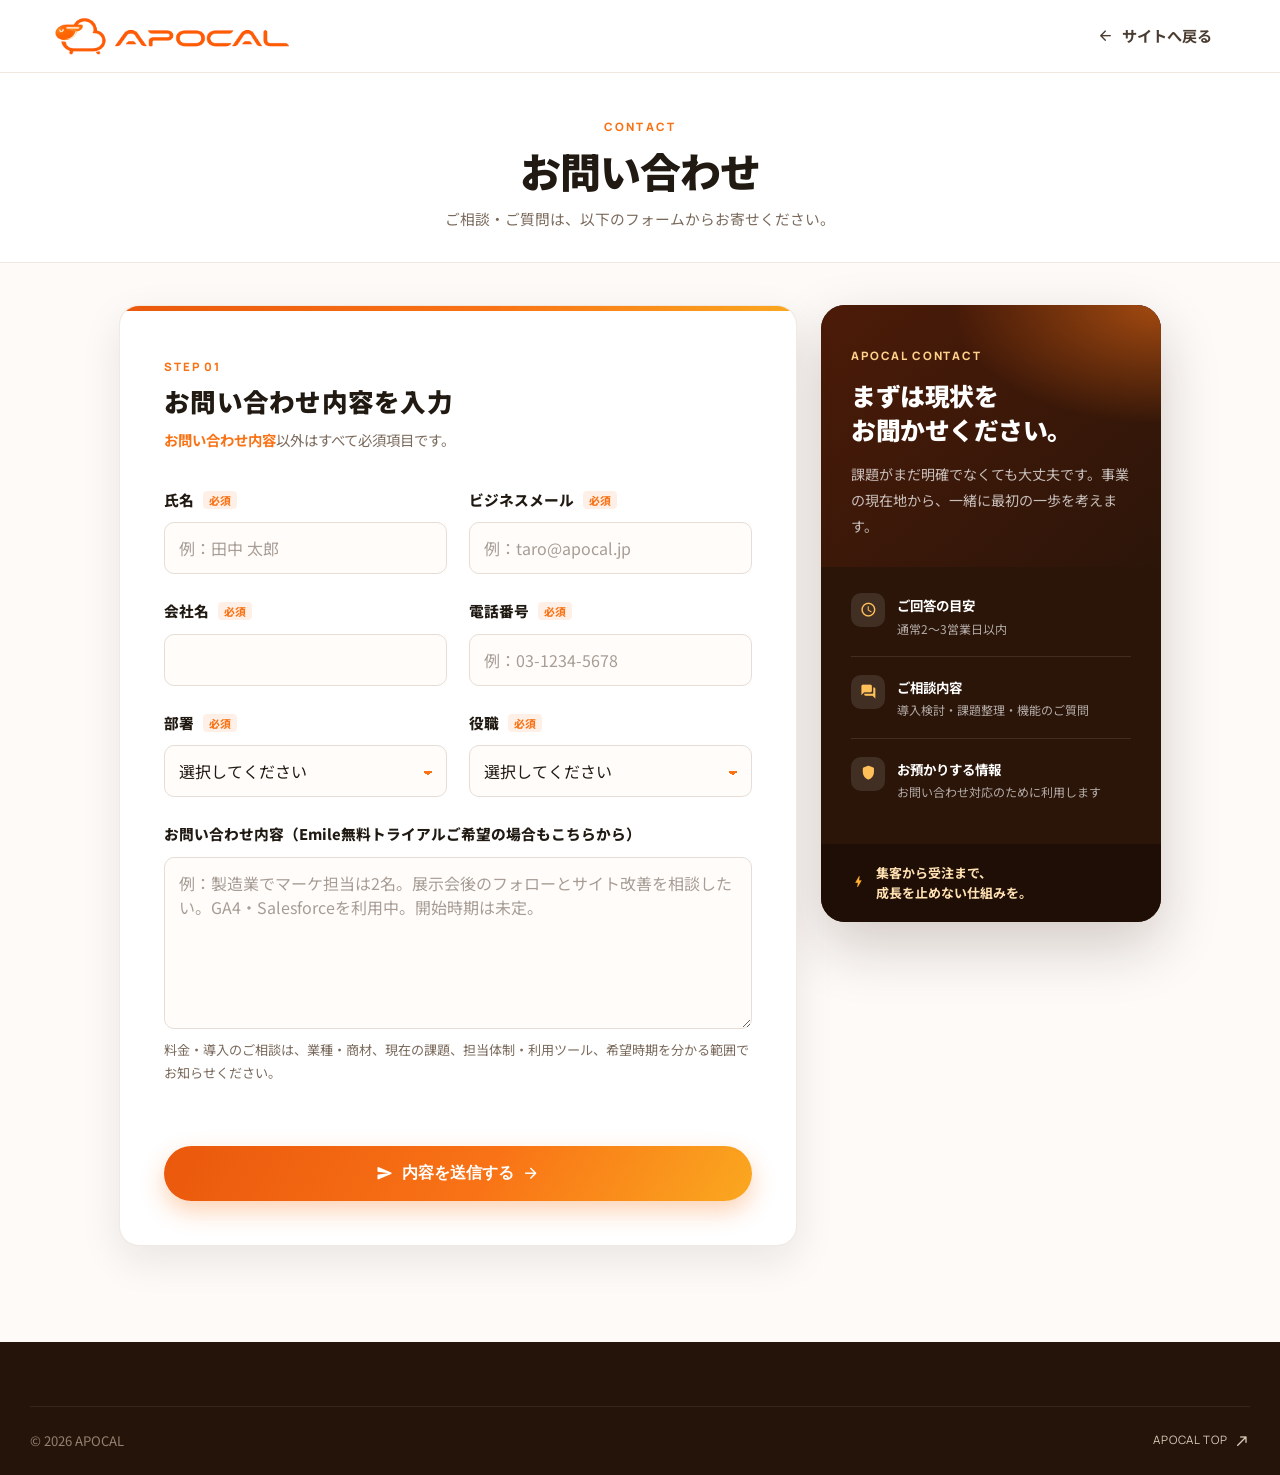
<file: contact/index.html>
<!DOCTYPE html>
<html lang="ja">
<head>
  <!-- Google Tag Manager -->
  <script>(function(w,d,s,l,i){w[l]=w[l]||[];w[l].push({'gtm.start':new Date().getTime(),event:'gtm.js'});var f=d.getElementsByTagName(s)[0],j=d.createElement(s),dl=l!='dataLayer'?'&l='+l:'';j.async=true;j.src='https://www.googletagmanager.com/gtm.js?id='+i+dl;f.parentNode.insertBefore(j,f);})(window,document,'script','dataLayer','GTM-NRPP5L7K');</script>
  <!-- End Google Tag Manager -->
  <meta charset="UTF-8" />
  <meta name="viewport" content="width=device-width, initial-scale=1.0" />
  <meta name="robots" content="noindex" />
  <link rel="icon" type="image/png" href="../image/favicon.png" />
  <link rel="apple-touch-icon" href="../image/favicon.png" />
  <title>お問い合わせ｜アポカル</title>
  <meta name="description" content="アポカルへのお問い合わせはこちらから。" />
  <link rel="preconnect" href="https://fonts.googleapis.com" />
  <link rel="preconnect" href="https://fonts.gstatic.com" crossorigin />
  <link href="https://fonts.googleapis.com/css2?family=Noto+Sans+JP:wght@400;500;700;900&family=Manrope:wght@500;700;800&display=swap" rel="stylesheet" />
  <link href="https://fonts.googleapis.com/icon?family=Material+Icons+Round" rel="stylesheet" />
  <link rel="stylesheet" href="../css/style.css" />
</head>
<body class="contact-page">
  <!-- Google Tag Manager (noscript) -->
  <noscript><iframe src="https://www.googletagmanager.com/ns.html?id=GTM-NRPP5L7K" height="0" width="0" style="display:none;visibility:hidden"></iframe></noscript>
  <!-- End Google Tag Manager (noscript) -->

  <header class="site-header contact-header">
    <div class="container header-inner">
      <a href="/" class="brand" aria-label="アポカル ホームへ戻る">
        <img src="../image/apocal_logo_3.png" alt="アポカル" class="brand-logo">
      </a>
      <a href="/" class="btn btn-ghost"><i class="material-icons-round">arrow_back</i>サイトへ戻る</a>
    </div>
  </header>

  <main class="contact-main">
    <section class="contact-hero">
      <div class="container contact-hero-inner">
        <span class="contact-kicker">CONTACT</span>
        <h1>お問い合わせ</h1>
        <p>ご相談・ご質問は、以下のフォームからお寄せください。</p>
      </div>
    </section>

    <section class="contact-section">
      <div class="container contact-layout">
        <form class="contact-form" id="contactForm">
          <div class="form-heading">
            <span>STEP 01</span>
            <h2>お問い合わせ内容を入力</h2>
            <p><b>お問い合わせ内容</b>以外はすべて必須項目です。</p>
          </div>

          <div class="form-grid">
            <div class="form-field">
              <label for="name">氏名 <span aria-hidden="true">必須</span></label>
              <input id="name" name="name" type="text" autocomplete="name" placeholder="例：田中 太郎" required />
            </div>
            <div class="form-field">
              <label for="email">ビジネスメール <span aria-hidden="true">必須</span></label>
              <input id="email" name="email" type="email" autocomplete="email" placeholder="例：taro@apocal.jp" required />
            </div>
            <div class="form-field">
              <label for="company">会社名 <span aria-hidden="true">必須</span></label>
              <input id="company" name="company" type="text" autocomplete="organization" required />
            </div>
            <div class="form-field">
              <label for="phone">電話番号 <span aria-hidden="true">必須</span></label>
              <input id="phone" name="phone" type="tel" autocomplete="tel" inputmode="tel" placeholder="例：03-1234-5678" required />
            </div>
            <div class="form-field">
              <label for="department">部署 <span aria-hidden="true">必須</span></label>
              <select id="department" name="department" required>
                <option value="" selected disabled>選択してください</option>
                <option value="営業">営業</option>
                <option value="マーケ">マーケ</option>
                <option value="情報システム">情報システム</option>
                <option value="経営企画">経営企画</option>
                <option value="管理">管理</option>
                <option value="その他">その他</option>
              </select>
            </div>
            <div class="form-field">
              <label for="position">役職 <span aria-hidden="true">必須</span></label>
              <select id="position" name="position" required>
                <option value="" selected disabled>選択してください</option>
                <option value="一般">一般</option>
                <option value="主任/リーダー">主任/リーダー</option>
                <option value="課長">課長</option>
                <option value="部長">部長</option>
                <option value="役員">役員</option>
                <option value="代表">代表</option>
              </select>
            </div>
          </div>

          <div class="form-field form-field-wide">
            <label for="message">お問い合わせ内容（Emile無料トライアルご希望の場合もこちらから）</label>
            <textarea id="message" name="message" rows="6" aria-describedby="messageHint" placeholder="例：製造業でマーケ担当は2名。展示会後のフォローとサイト改善を相談したい。GA4・Salesforceを利用中。開始時期は未定。"></textarea>
            <p id="messageHint" style="font-size:.82rem;color:var(--muted)">料金・導入のご相談は、業種・商材、現在の課題、担当体制・利用ツール、希望時期を分かる範囲でお知らせください。</p>
          </div>

          <div class="form-honeypot" aria-hidden="true">
            <label for="website">Webサイト</label>
            <input id="website" name="website" type="text" tabindex="-1" autocomplete="off" />
          </div>

          <p class="form-status" id="formStatus" role="status" aria-live="polite"></p>
          <button class="btn btn-primary btn-lg form-submit" type="submit" id="formSubmit"><i class="material-icons-round">send</i>内容を送信する<i class="material-icons-round">arrow_forward</i></button>
        </form>

        <aside class="contact-aside">
          <div class="aside-top">
            <span class="aside-label">APOCAL CONTACT</span>
            <h2>まずは現状を<br />お聞かせください。</h2>
            <p>課題がまだ明確でなくても大丈夫です。事業の現在地から、一緒に最初の一歩を考えます。</p>
          </div>
          <ul class="contact-points">
            <li><i class="material-icons-round">schedule</i><div><b>ご回答の目安</b><span>通常2〜3営業日以内</span></div></li>
            <li><i class="material-icons-round">forum</i><div><b>ご相談内容</b><span>導入検討・課題整理・機能のご質問</span></div></li>
            <li><i class="material-icons-round">shield</i><div><b>お預かりする情報</b><span>お問い合わせ対応のために利用します</span></div></li>
          </ul>
          <div class="aside-bottom"><i class="material-icons-round">bolt</i><span>集客から受注まで、<br />成長を止めない仕組みを。</span></div>
        </aside>
      </div>
    </section>
  </main>

  <footer class="site-footer contact-footer">
    <div class="container footer-bottom"><span>&copy; 2026 APOCAL</span><a href="/">APOCAL TOP <i class="material-icons-round">north_east</i></a></div>
  </footer>

  <script src="../js/contact.js"></script>
</body>
</html>
</file>
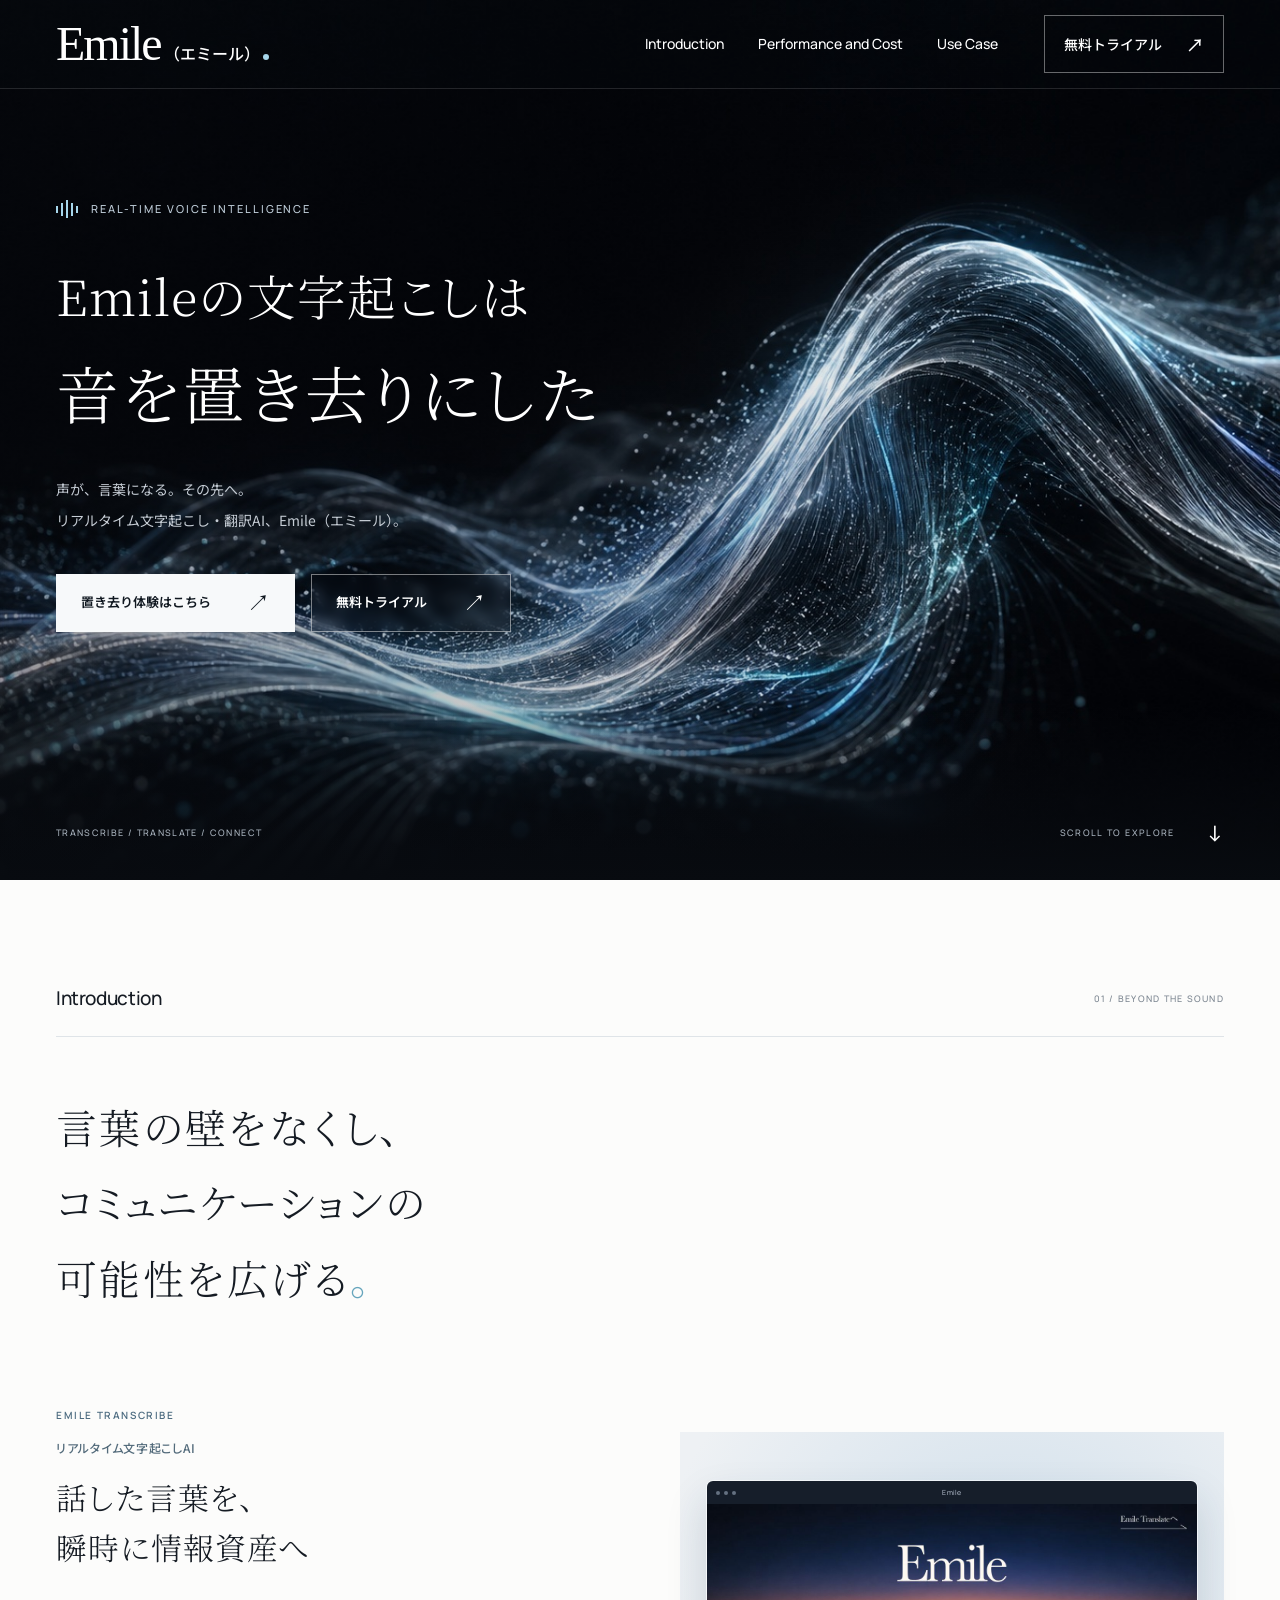
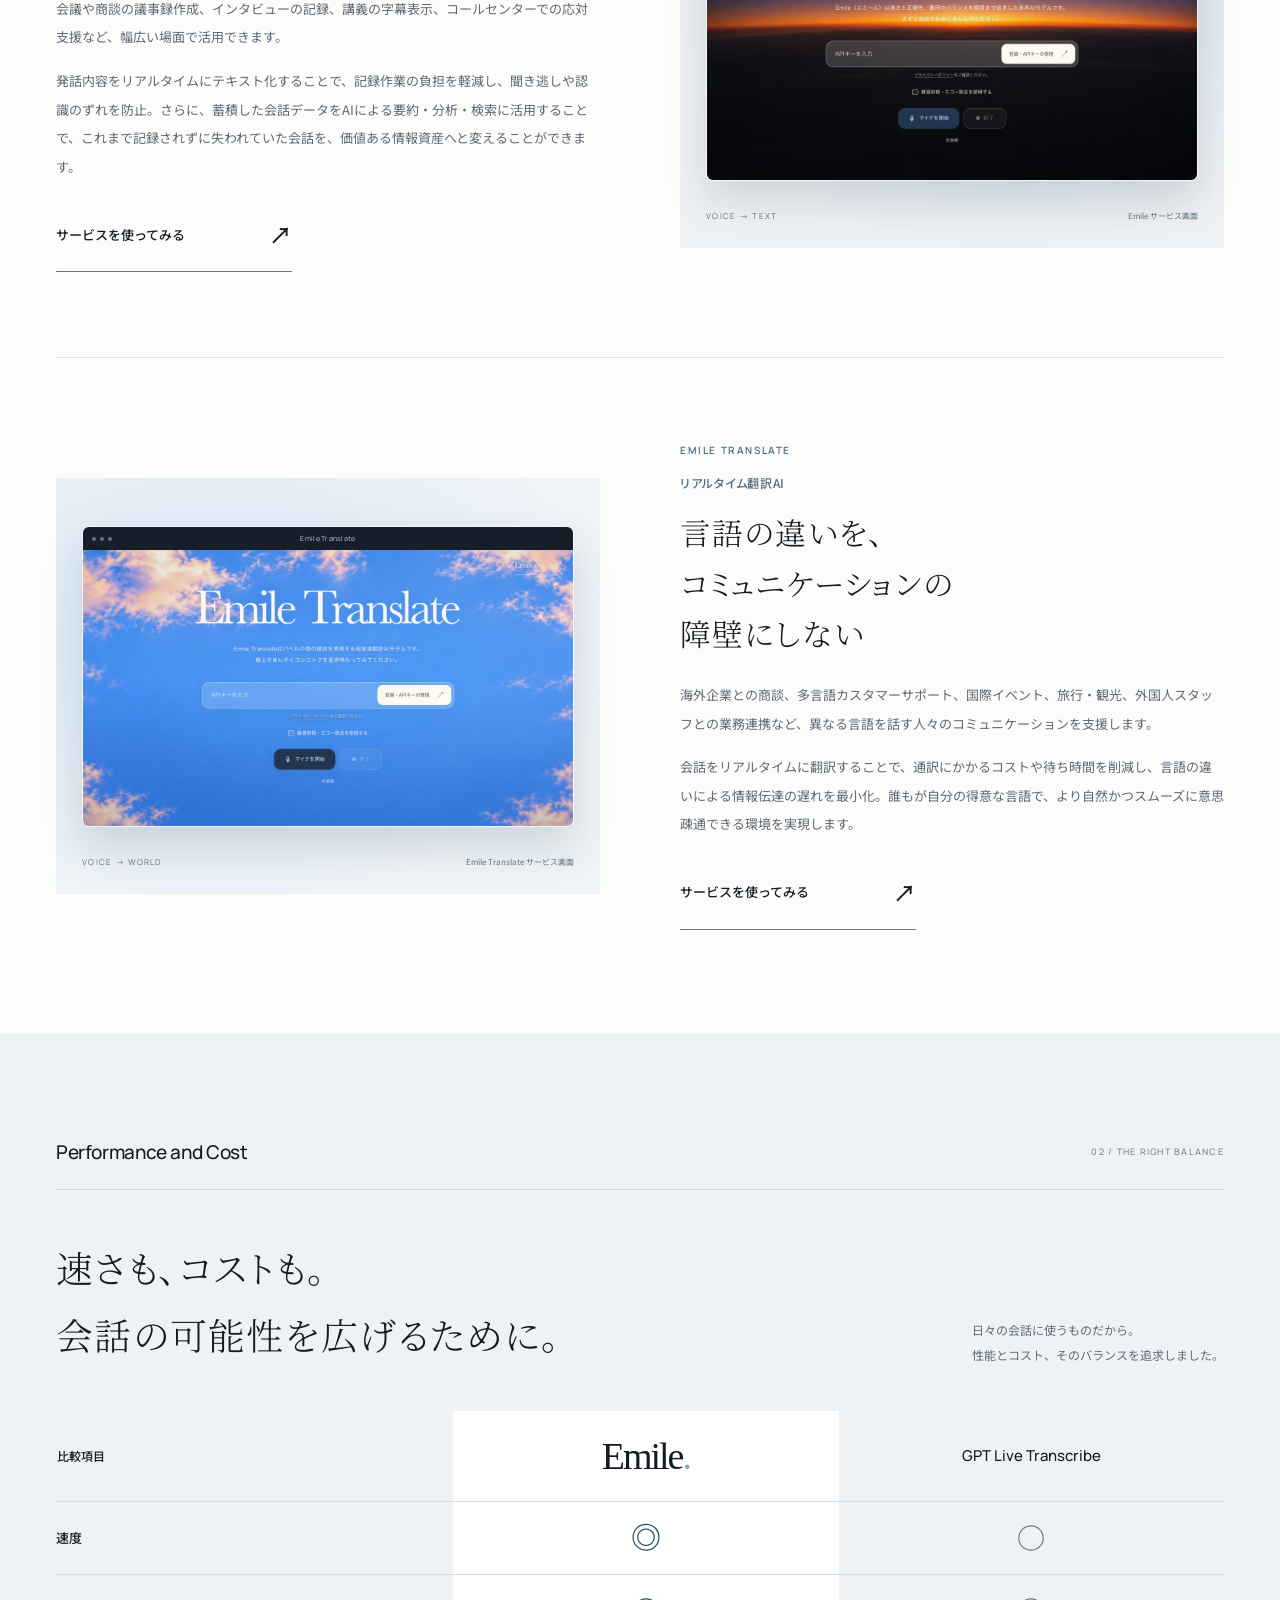
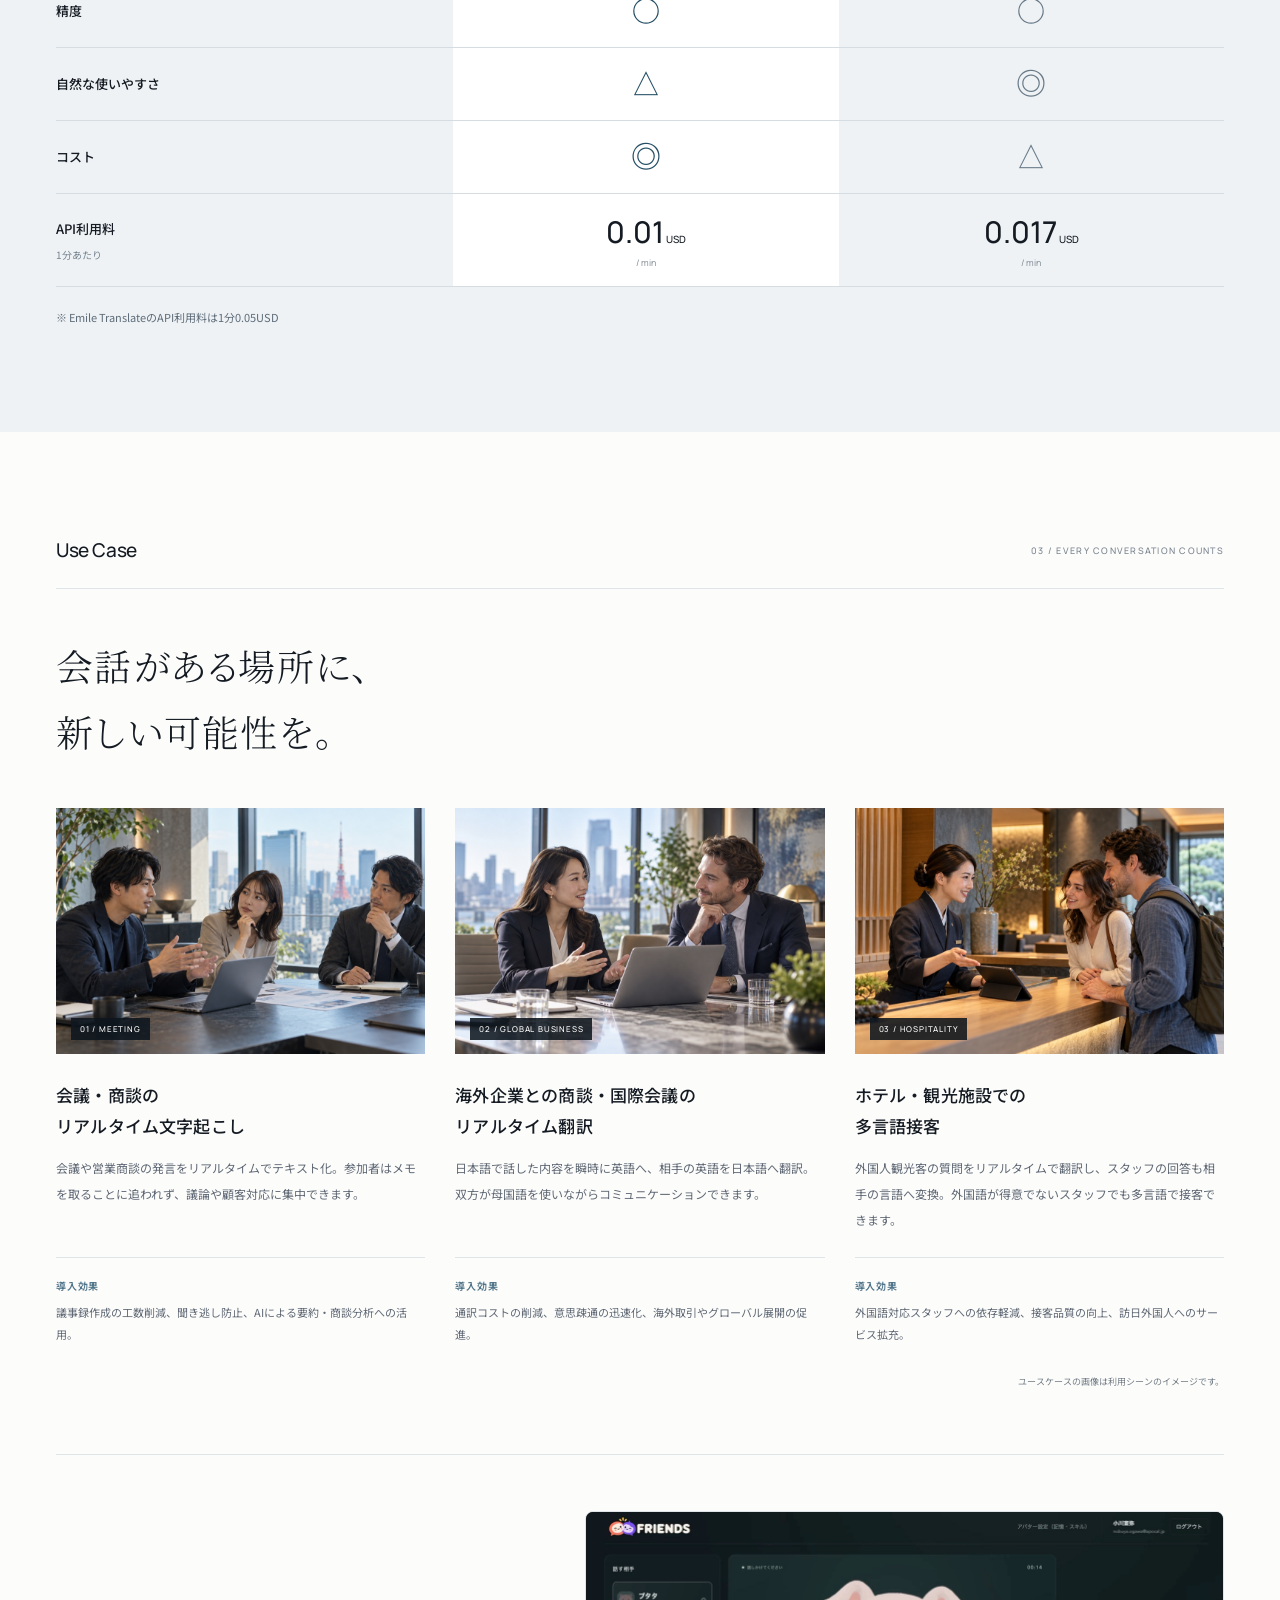
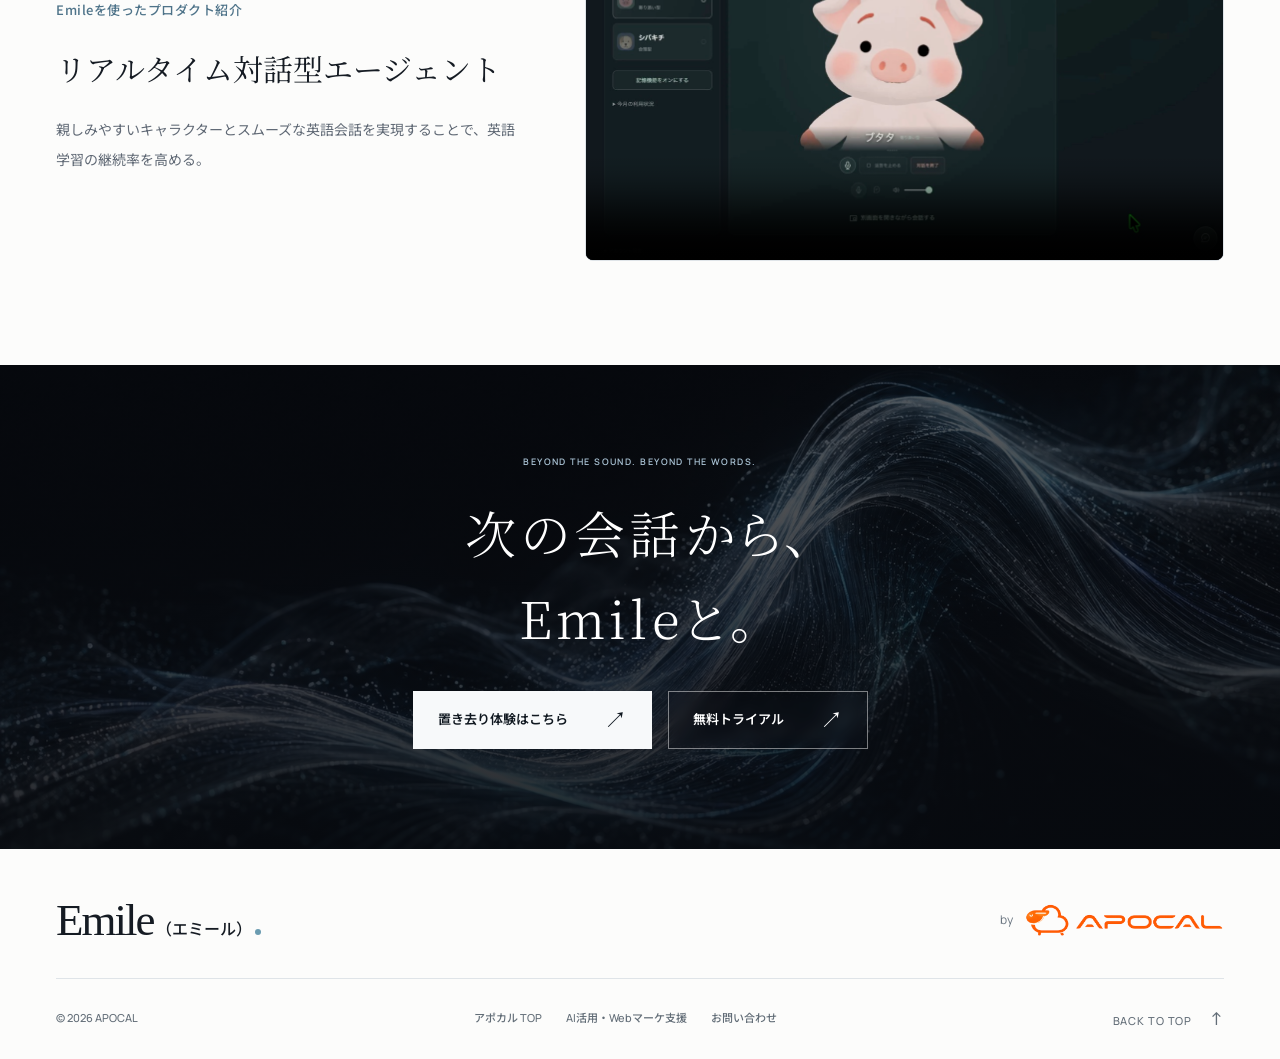
<file: emile/index.html>
<!DOCTYPE html>
<html lang="ja">
<head>
  <!-- Google Tag Manager -->
  <script>(function(w,d,s,l,i){w[l]=w[l]||[];w[l].push({'gtm.start':new Date().getTime(),event:'gtm.js'});var f=d.getElementsByTagName(s)[0],j=d.createElement(s),dl=l!='dataLayer'?'&l='+l:'';j.async=true;j.src='https://www.googletagmanager.com/gtm.js?id='+i+dl;f.parentNode.insertBefore(j,f);})(window,document,'script','dataLayer','GTM-NRPP5L7K');</script>
  <meta charset="UTF-8">
  <meta name="viewport" content="width=device-width, initial-scale=1.0">
  <title>Emile（エミール）｜音を置き去りにする、文字起こし・翻訳AI｜アポカル</title>
  <meta name="description" content="Emileの文字起こしは、音を置き去りにした。リアルタイム文字起こし・翻訳AIで、話した言葉を瞬時に情報資産へ。サービス紹介、性能・コスト比較、活用シーンをご紹介します。">
  <link rel="canonical" href="https://apocal.jp/emile/">
  <meta property="og:type" content="website">
  <meta property="og:locale" content="ja_JP">
  <meta property="og:site_name" content="アポカル">
  <meta property="og:title" content="Emileの文字起こしは、音を置き去りにした。">
  <meta property="og:description" content="話した言葉を、瞬時に情報資産へ。Emileのリアルタイム文字起こし・翻訳AI。">
  <meta property="og:url" content="https://apocal.jp/emile/">
  <meta property="og:image" content="https://apocal.jp/image/emile/sound-wave.jpg">
  <meta name="twitter:card" content="summary_large_image">
  <meta name="theme-color" content="#080b10">
  <link rel="icon" type="image/png" href="/image/favicon.png">
  <link rel="apple-touch-icon" href="/image/favicon.png">
  <link rel="preconnect" href="https://fonts.googleapis.com">
  <link rel="preconnect" href="https://fonts.gstatic.com" crossorigin>
  <link href="https://fonts.googleapis.com/css2?family=Noto+Sans+JP:wght@400;500;600;700;800&family=Noto+Serif+JP:wght@300;400&family=Manrope:wght@400;500;600;700;800&display=swap" rel="stylesheet">
  <link rel="preload" as="image" href="/image/emile/sound-wave.jpg">
  <link rel="stylesheet" href="/css/emile.css">
</head>
<body>
  <noscript><iframe src="https://www.googletagmanager.com/ns.html?id=GTM-NRPP5L7K" height="0" width="0" style="display:none;visibility:hidden"></iframe></noscript>
  <a class="skip-link" href="#main">本文へスキップ</a>
  <header class="em-header" id="emHeader">
    <div class="em-container em-header-inner">
      <a class="em-wordmark" href="/emile/" aria-label="Emile（エミール） ホーム">Emile<span class="em-name-reading">（エミール）</span><span class="em-brand-dot" aria-hidden="true"></span></a>
      <nav class="em-nav" id="emNav" aria-label="メインナビゲーション">
        <a href="#introduction">Introduction</a>
        <a href="#performance">Performance and Cost</a>
        <a href="#use-case">Use Case</a>
        <a class="em-nav-trial" href="https://apocal.jp/contact">無料トライアル <span aria-hidden="true">↗</span></a>
      </nav>
      <button class="em-menu-toggle" id="emMenuToggle" aria-label="メニューを開く" aria-controls="emNav" aria-expanded="false"><span></span><span></span></button>
    </div>
  </header>
  <main id="main">
    <section class="em-hero" aria-labelledby="hero-title">
      <img class="em-hero-image" src="/image/emile/sound-wave.jpg" width="1672" height="941" alt="" fetchpriority="high">
      <div class="em-container em-hero-content">
        <p class="em-eyebrow"><span class="em-signal" aria-hidden="true"><i></i><i></i><i></i><i></i><i></i></span> REAL-TIME VOICE INTELLIGENCE</p>
        <h1 id="hero-title"><span class="em-hero-line">Emileの文字起こしは</span><span class="em-hero-line em-hero-main">音を置き去りにした</span></h1>
        <p class="em-hero-lead">声が、言葉になる。その先へ。<br>リアルタイム文字起こし・翻訳AI、Emile（エミール）。</p>
        <div class="em-actions">
          <a class="em-button em-button-white" href="https://emile-berliner-6jrx74ekoq-an.a.run.app/">置き去り体験はこちら <span aria-hidden="true">↗</span></a>
          <a class="em-button em-button-outline" href="https://apocal.jp/contact">無料トライアル <span aria-hidden="true">↗</span></a>
        </div>
      </div>
      <div class="em-container em-hero-bottom"><span>TRANSCRIBE / TRANSLATE / CONNECT</span><a href="#introduction">SCROLL TO EXPLORE <span aria-hidden="true">↓</span></a></div>
    </section>

    <section class="em-introduction em-section" id="introduction" aria-labelledby="intro-heading">
      <div class="em-container">
        <div class="em-section-label"><h2 id="intro-heading">Introduction</h2><span>01 / BEYOND THE SOUND</span></div>
        <p class="em-intro-statement">言葉の壁をなくし、<br>コミュニケーションの<br>可能性を広げる<span class="em-period">。</span></p>

        <article class="em-feature" aria-labelledby="transcribe-heading">
          <div class="em-feature-copy">
            <p class="em-kicker">EMILE TRANSCRIBE</p>
            <h3 id="transcribe-heading"><span class="em-service-type">リアルタイム文字起こしAI</span><span class="visually-hidden">｜</span>話した言葉を、<br>瞬時に情報資産へ</h3>
            <p>会議や商談の議事録作成、インタビューの記録、講義の字幕表示、コールセンターでの応対支援など、幅広い場面で活用できます。</p>
            <p>発話内容をリアルタイムにテキスト化することで、記録作業の負担を軽減し、聞き逃しや認識のずれを防止。さらに、蓄積した会話データをAIによる要約・分析・検索に活用することで、これまで記録されずに失われていた会話を、価値ある情報資産へと変えることができます。</p>
            <a class="em-text-link" href="https://emile-berliner-6jrx74ekoq-an.a.run.app/">サービスを使ってみる <span aria-hidden="true">↗</span></a>
          </div>
          <figure class="em-feature-visual em-transcribe-visual">
            <div class="em-screen-frame"><div class="em-screen-bar" aria-hidden="true"><span></span><span></span><span></span><b>Emile</b></div><img src="/image/emile/transcribe-screen.jpg" width="1280" height="720" alt="Emileの文字起こしサービス画面。APIキーを入力してマイクからの文字起こしを開始できます。" loading="lazy"></div>
            <figcaption><span>VOICE → TEXT</span><span>Emile サービス画面</span></figcaption>
          </figure>
        </article>

        <article class="em-feature em-feature-reverse" aria-labelledby="translate-heading">
          <div class="em-feature-copy">
            <p class="em-kicker">EMILE TRANSLATE</p>
            <h3 id="translate-heading"><span class="em-service-type">リアルタイム翻訳AI</span><span class="visually-hidden">｜</span>言語の違いを、<br>コミュニケーションの<br>障壁にしない</h3>
            <p>海外企業との商談、多言語カスタマーサポート、国際イベント、旅行・観光、外国人スタッフとの業務連携など、異なる言語を話す人々のコミュニケーションを支援します。</p>
            <p>会話をリアルタイムに翻訳することで、通訳にかかるコストや待ち時間を削減し、言語の違いによる情報伝達の遅れを最小化。誰もが自分の得意な言語で、より自然かつスムーズに意思疎通できる環境を実現します。</p>
            <a class="em-text-link" href="https://emile-berliner-6jrx74ekoq-an.a.run.app/translate">サービスを使ってみる <span aria-hidden="true">↗</span></a>
          </div>
          <figure class="em-feature-visual em-translate-visual">
            <div class="em-screen-frame"><div class="em-screen-bar" aria-hidden="true"><span></span><span></span><span></span><b>Emile Translate</b></div><img src="/image/emile/translate-screen.jpg" width="1280" height="720" alt="Emile Translateの翻訳サービス画面。APIキーを入力して日英リアルタイム翻訳を開始できます。" loading="lazy"></div>
            <figcaption><span>VOICE → WORLD</span><span>Emile Translate サービス画面</span></figcaption>
          </figure>
        </article>
      </div>
    </section>

    <section class="em-performance em-section" id="performance" aria-labelledby="performance-heading">
      <div class="em-container">
        <div class="em-section-label"><h2 id="performance-heading">Performance and Cost</h2><span>02 / THE RIGHT BALANCE</span></div>
        <div class="em-performance-heading"><p class="em-section-title">速さも、コストも。<br><span class="em-phrase">会話の可能性を</span><wbr><span class="em-phrase">広げるために。</span></p><p>日々の会話に使うものだから。<br>性能とコスト、そのバランスを追求しました。</p></div>
        <div class="em-table-wrap" role="region" aria-label="EmileとGPT Live Transcribeの比較表" tabindex="0">
          <table class="em-comparison">
            <caption class="visually-hidden">EmileとGPT Live Transcribeの速度・精度・自然な使いやすさ・コストの比較</caption>
            <colgroup><col class="em-col-label"><col class="em-col-emile"><col class="em-col-gpt"></colgroup>
            <thead><tr><th scope="col">比較項目</th><th scope="col" class="em-highlight"><span class="em-table-brand">Emile<span aria-hidden="true">.</span></span></th><th scope="col">GPT Live Transcribe</th></tr></thead>
            <tbody>
              <tr><th scope="row">速度</th><td class="em-highlight"><span class="em-rating" aria-label="二重丸">◎</span></td><td><span class="em-rating em-rating-circle" role="img" aria-label="丸"><svg viewBox="0 0 32 32" aria-hidden="true" focusable="false"><circle cx="16" cy="16" r="13" fill="none" stroke="currentColor" stroke-width="1.25" /></svg></span></td></tr>
              <tr><th scope="row">精度</th><td class="em-highlight"><span class="em-rating em-rating-circle" role="img" aria-label="丸"><svg viewBox="0 0 32 32" aria-hidden="true" focusable="false"><circle cx="16" cy="16" r="13" fill="none" stroke="currentColor" stroke-width="1.25" /></svg></span></td><td><span class="em-rating em-rating-circle" role="img" aria-label="丸"><svg viewBox="0 0 32 32" aria-hidden="true" focusable="false"><circle cx="16" cy="16" r="13" fill="none" stroke="currentColor" stroke-width="1.25" /></svg></span></td></tr>
              <tr><th scope="row">自然な使いやすさ</th><td class="em-highlight"><span class="em-rating" aria-label="三角">△</span></td><td><span class="em-rating" aria-label="二重丸">◎</span></td></tr>
              <tr><th scope="row">コスト</th><td class="em-highlight"><span class="em-rating" aria-label="二重丸">◎</span></td><td><span class="em-rating" aria-label="三角">△</span></td></tr>
              <tr class="em-api-row"><th scope="row">API利用料<span>1分あたり</span></th><td class="em-highlight"><strong>0.01<span> USD</span></strong><small>/ min</small></td><td><strong>0.017<span> USD</span></strong><small>/ min</small></td></tr>
            </tbody>
          </table>
        </div>
        <p class="em-table-note">※ Emile TranslateのAPI利用料は1分0.05USD</p>
      </div>
    </section>

    <section class="em-use-cases em-section" id="use-case" aria-labelledby="use-case-heading">
      <div class="em-container">
        <div class="em-section-label"><h2 id="use-case-heading">Use Case</h2><span>03 / EVERY CONVERSATION COUNTS</span></div>
        <p class="em-section-title">会話がある場所に、<br>新しい可能性を。</p>
        <div class="em-case-grid">
          <article class="em-case">
            <div class="em-case-image"><img src="/image/emile/use-case-meeting.jpg" width="1000" height="667" alt="オフィスで会議に集中するビジネスパーソンのイメージ" loading="lazy"><span>01 / MEETING</span></div>
            <h3>会議・商談の<br>リアルタイム文字起こし</h3>
            <p>会議や営業商談の発言をリアルタイムでテキスト化。参加者はメモを取ることに追われず、議論や顧客対応に集中できます。</p>
            <div class="em-case-effect"><h4>導入効果</h4><p>議事録作成の工数削減、聞き逃し防止、AIによる要約・商談分析への活用。</p></div>
          </article>
          <article class="em-case">
            <div class="em-case-image"><img src="/image/emile/use-case-global.jpg" width="1000" height="667" alt="日本人担当者と海外のビジネスパートナーが商談するイメージ" loading="lazy"><span>02 / GLOBAL BUSINESS</span></div>
            <h3>海外企業との商談・国際会議の<br>リアルタイム翻訳</h3>
            <p>日本語で話した内容を瞬時に英語へ、相手の英語を日本語へ翻訳。双方が母国語を使いながらコミュニケーションできます。</p>
            <div class="em-case-effect"><h4>導入効果</h4><p>通訳コストの削減、意思疎通の迅速化、海外取引やグローバル展開の促進。</p></div>
          </article>
          <article class="em-case">
            <div class="em-case-image"><img src="/image/emile/use-case-hotel.jpg" width="1000" height="667" alt="ホテルのスタッフが外国人観光客を案内するイメージ" loading="lazy"><span>03 / HOSPITALITY</span></div>
            <h3>ホテル・観光施設での<br>多言語接客</h3>
            <p>外国人観光客の質問をリアルタイムで翻訳し、スタッフの回答も相手の言語へ変換。外国語が得意でないスタッフでも多言語で接客できます。</p>
            <div class="em-case-effect"><h4>導入効果</h4><p>外国語対応スタッフへの依存軽減、接客品質の向上、訪日外国人へのサービス拡充。</p></div>
          </article>
        </div>
        <p class="em-image-note">ユースケースの画像は利用シーンのイメージです。</p>
        <article class="em-product-demo" aria-labelledby="em-product-demo-heading">
          <div class="em-product-demo-copy">
            <h3 id="em-product-demo-heading">Emileを使ったプロダクト紹介</h3>
            <h4 id="em-conversation-agent-heading">リアルタイム対話型エージェント</h4>
            <p>親しみやすいキャラクターとスムーズな英語会話を実現することで、英語学習の継続率を高める。</p>
          </div>
          <div class="em-product-demo-media">
            <video controls playsinline preload="none" width="1280" height="699" poster="/video/emile/conversation-agent-v2.jpg" aria-labelledby="em-conversation-agent-heading">
              <source src="/video/emile/conversation-agent-v2.mp4" type="video/mp4">
              お使いのブラウザーでは動画を再生できません。<a href="/video/emile/conversation-agent-v2.mp4">動画を開く</a>
            </video>
          </div>
        </article>
      </div>
    </section>

    <section class="em-closing" aria-labelledby="closing-heading"><div class="em-container"><p class="em-kicker">BEYOND THE SOUND. BEYOND THE WORDS.</p><h2 id="closing-heading">次の会話から、<br>Emileと。</h2><div class="em-actions"><a class="em-button em-button-white" href="https://emile-berliner-6jrx74ekoq-an.a.run.app/">置き去り体験はこちら <span aria-hidden="true">↗</span></a><a class="em-button em-button-outline" href="https://apocal.jp/contact">無料トライアル <span aria-hidden="true">↗</span></a></div></div></section>
  </main>
  <footer class="em-footer"><div class="em-container"><div class="em-footer-main"><a class="em-wordmark" href="/emile/">Emile<span class="em-name-reading">（エミール）</span><span class="em-brand-dot" aria-hidden="true"></span></a><a class="em-apocal-link" href="/">by <img src="/image/apocal_logo_3.png" alt="アポカル" width="120" height="38"></a></div><div class="em-footer-bottom"><span>&copy; 2026 APOCAL</span><nav aria-label="フッターナビゲーション"><a href="/">アポカル TOP</a><a href="/consulting/">AI活用・Webマーケ支援</a><a href="https://apocal.jp/contact">お問い合わせ</a></nav><a href="#main">BACK TO TOP <span aria-hidden="true">↑</span></a></div></div></footer>
  <script src="/js/emile.js" defer></script>
</body>
</html>
</file>
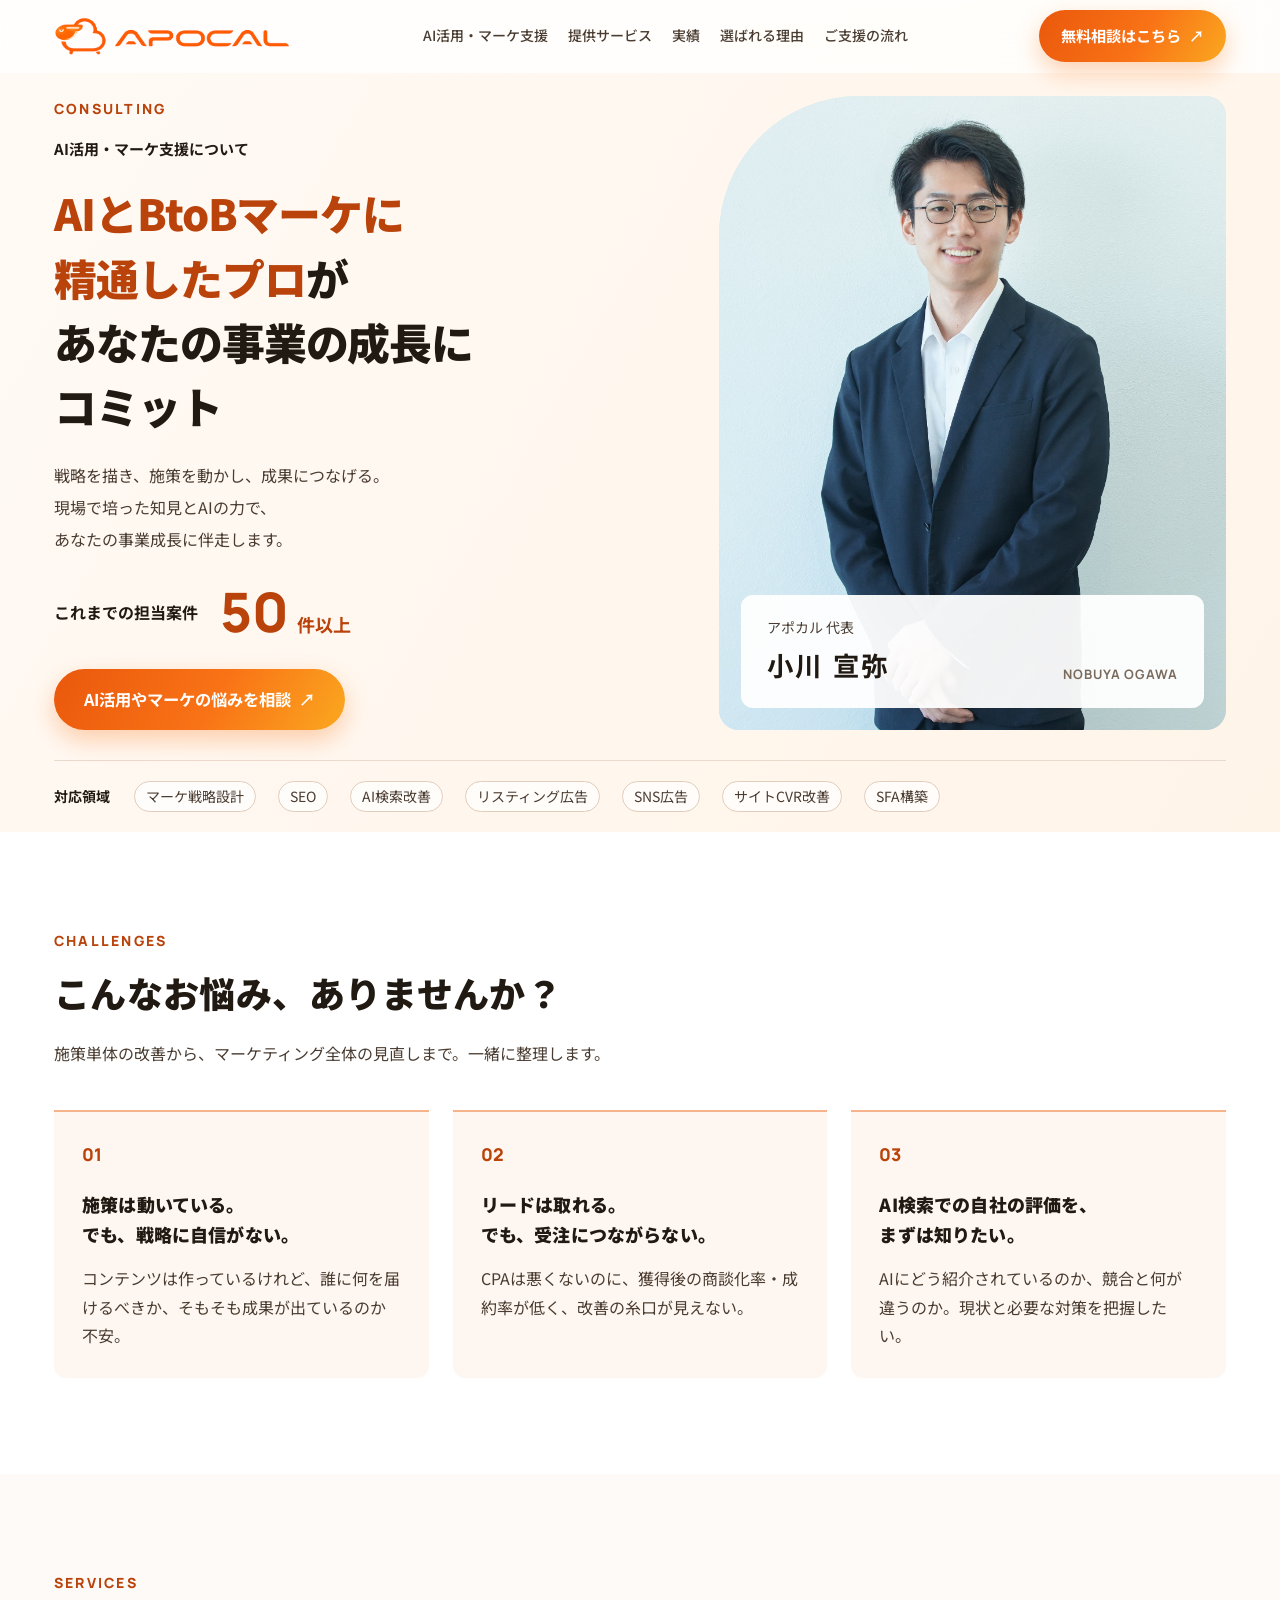
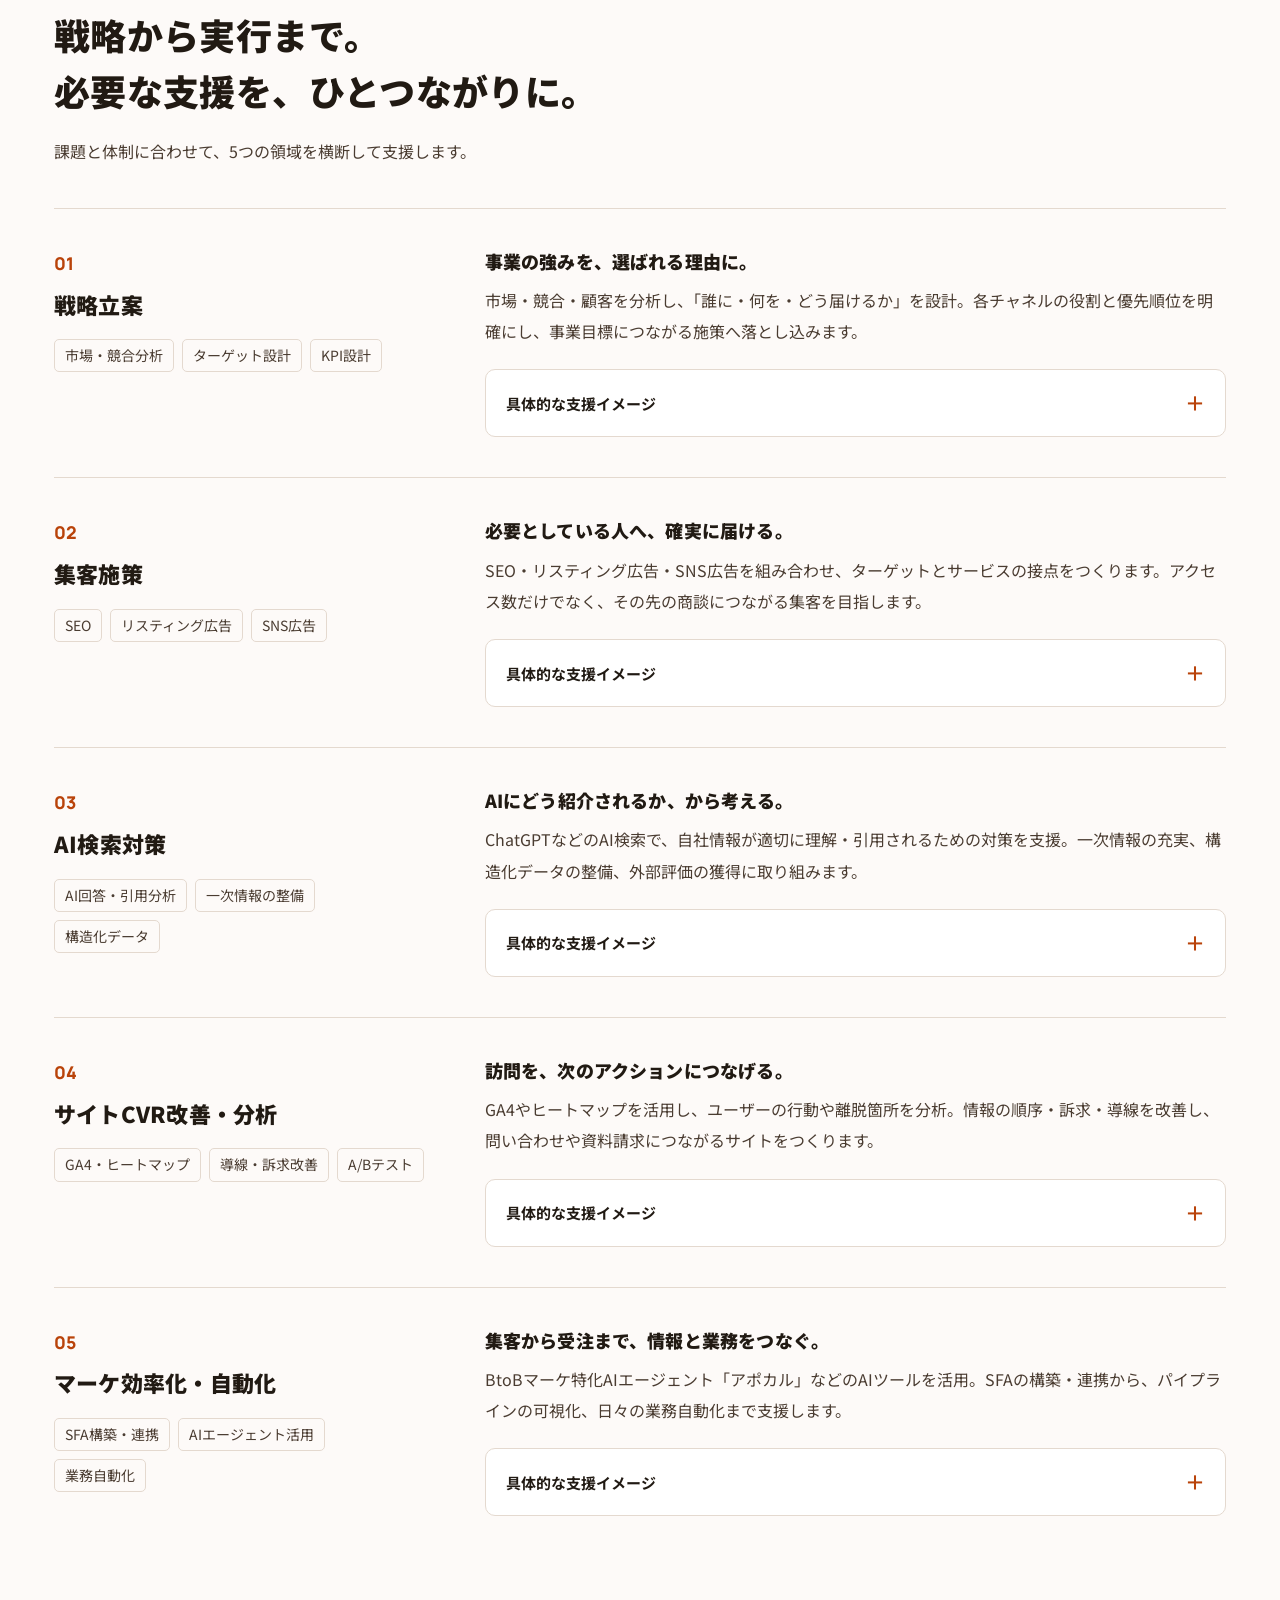
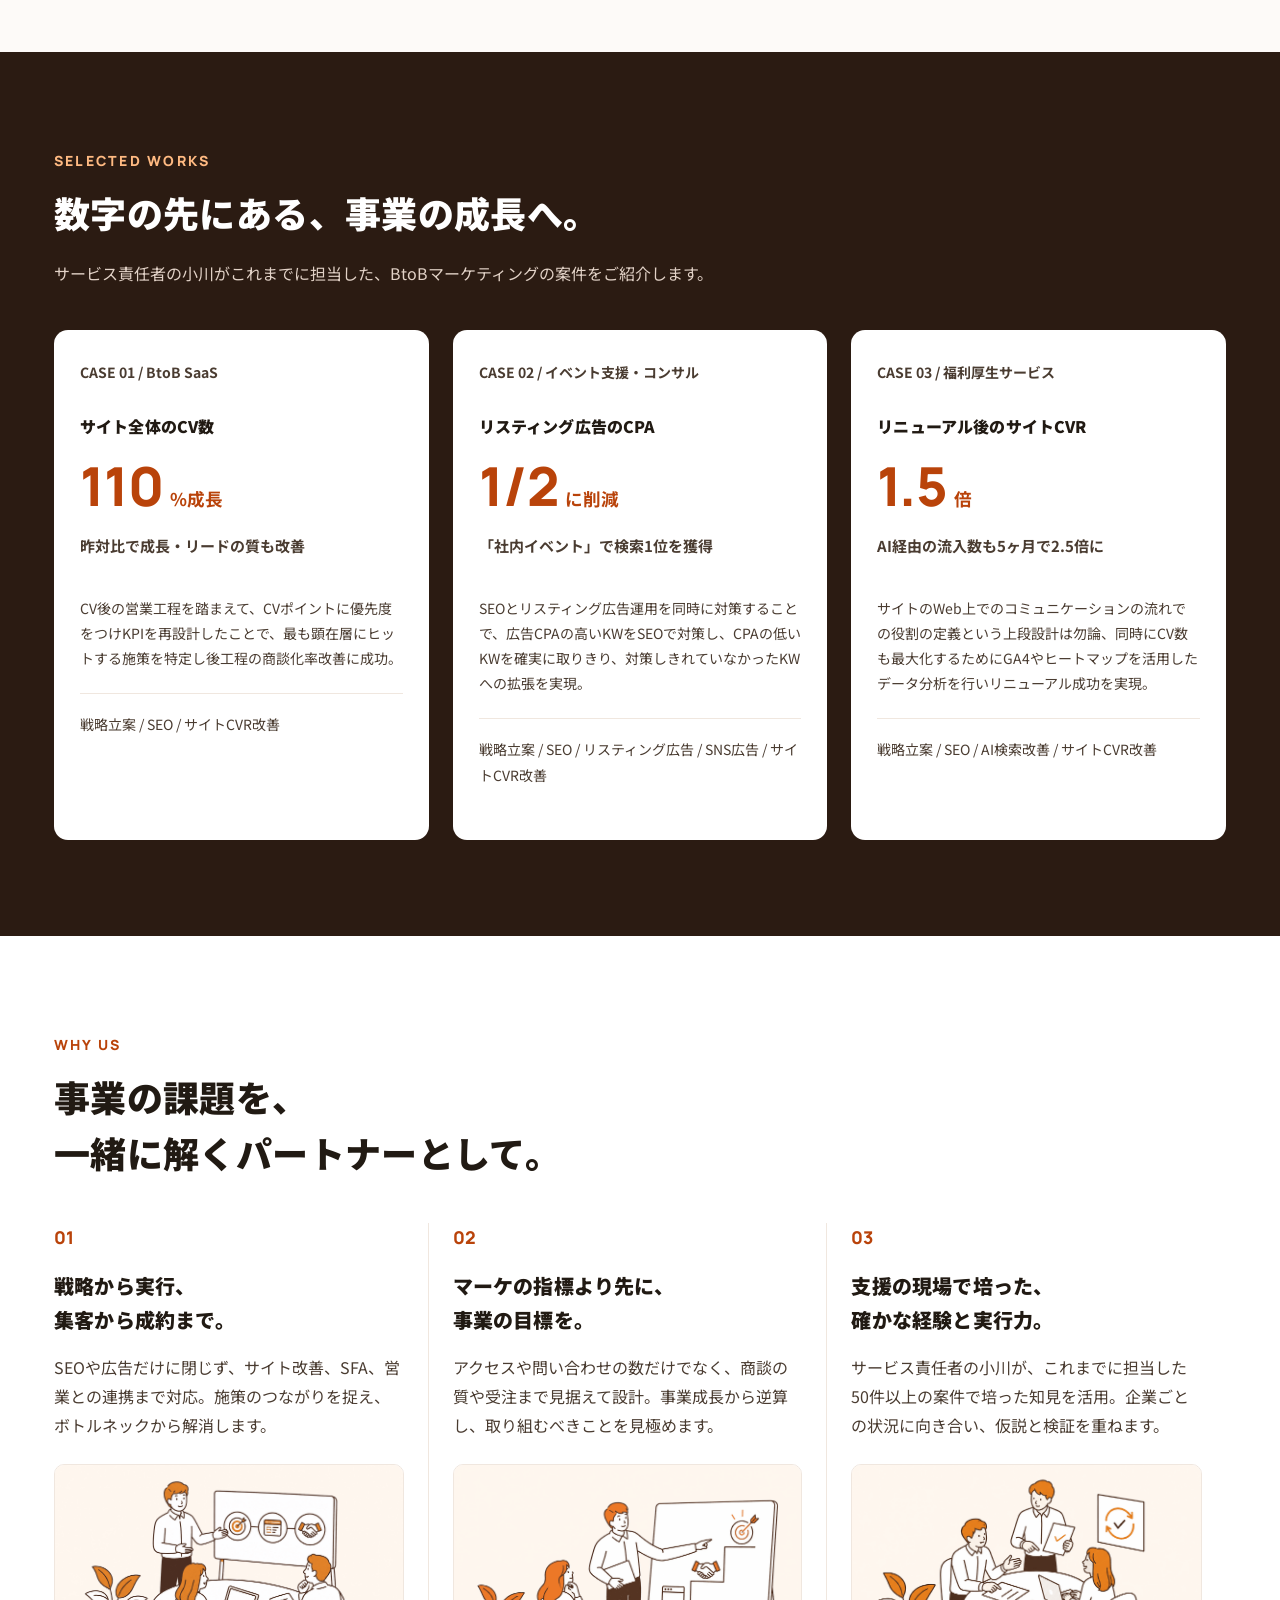
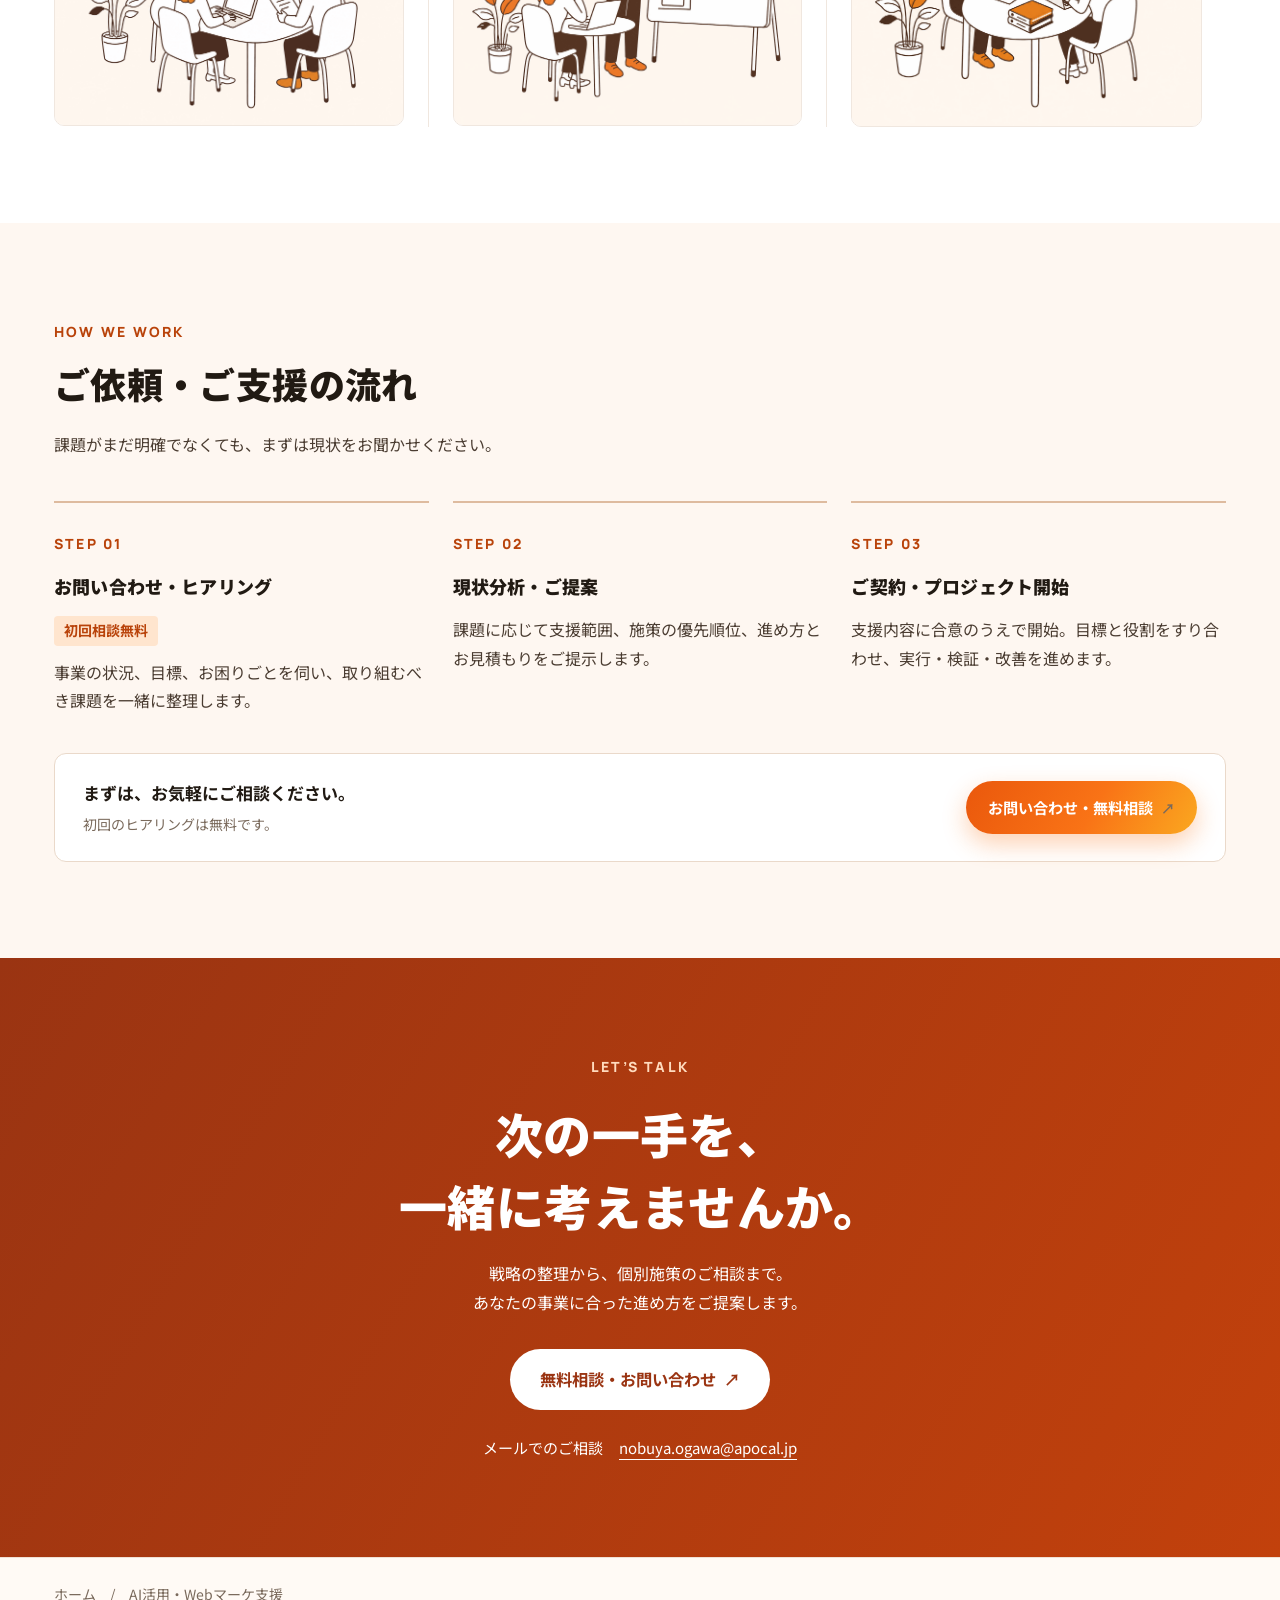
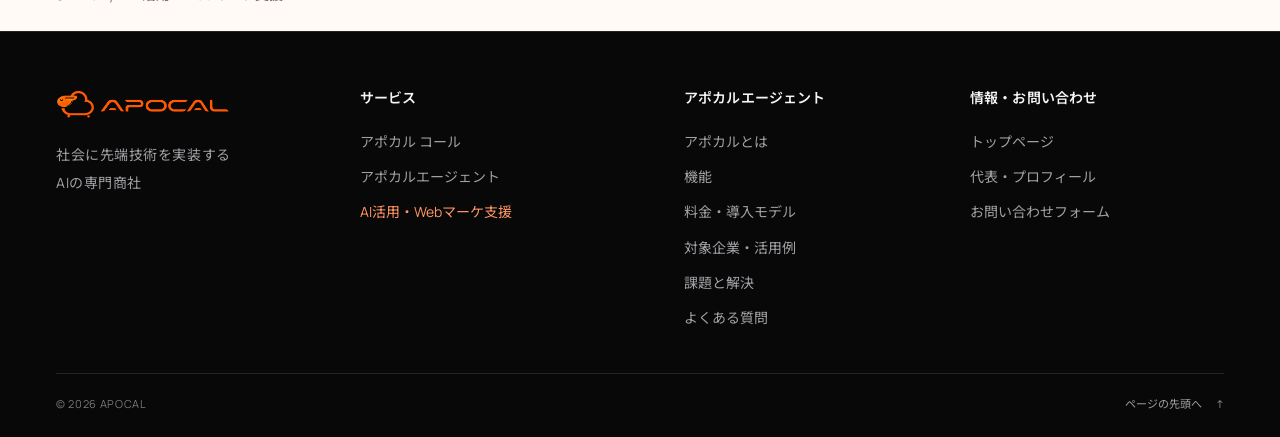
<file: member/index.html>
<!DOCTYPE html>
<html lang="ja"><head><meta charset="UTF-8"><meta name="viewport" content="width=device-width,initial-scale=1"><title>ページを移動しました｜アポカル</title><link rel="canonical" href="https://apocal.jp/consulting/"><meta http-equiv="refresh" content="0;url=/consulting/"><script>location.replace('/consulting/'+location.search+location.hash);</script></head><body><p>このページは移動しました。<a href="/consulting/">AI活用・Webマーケ支援へ</a></p></body></html>
</file>
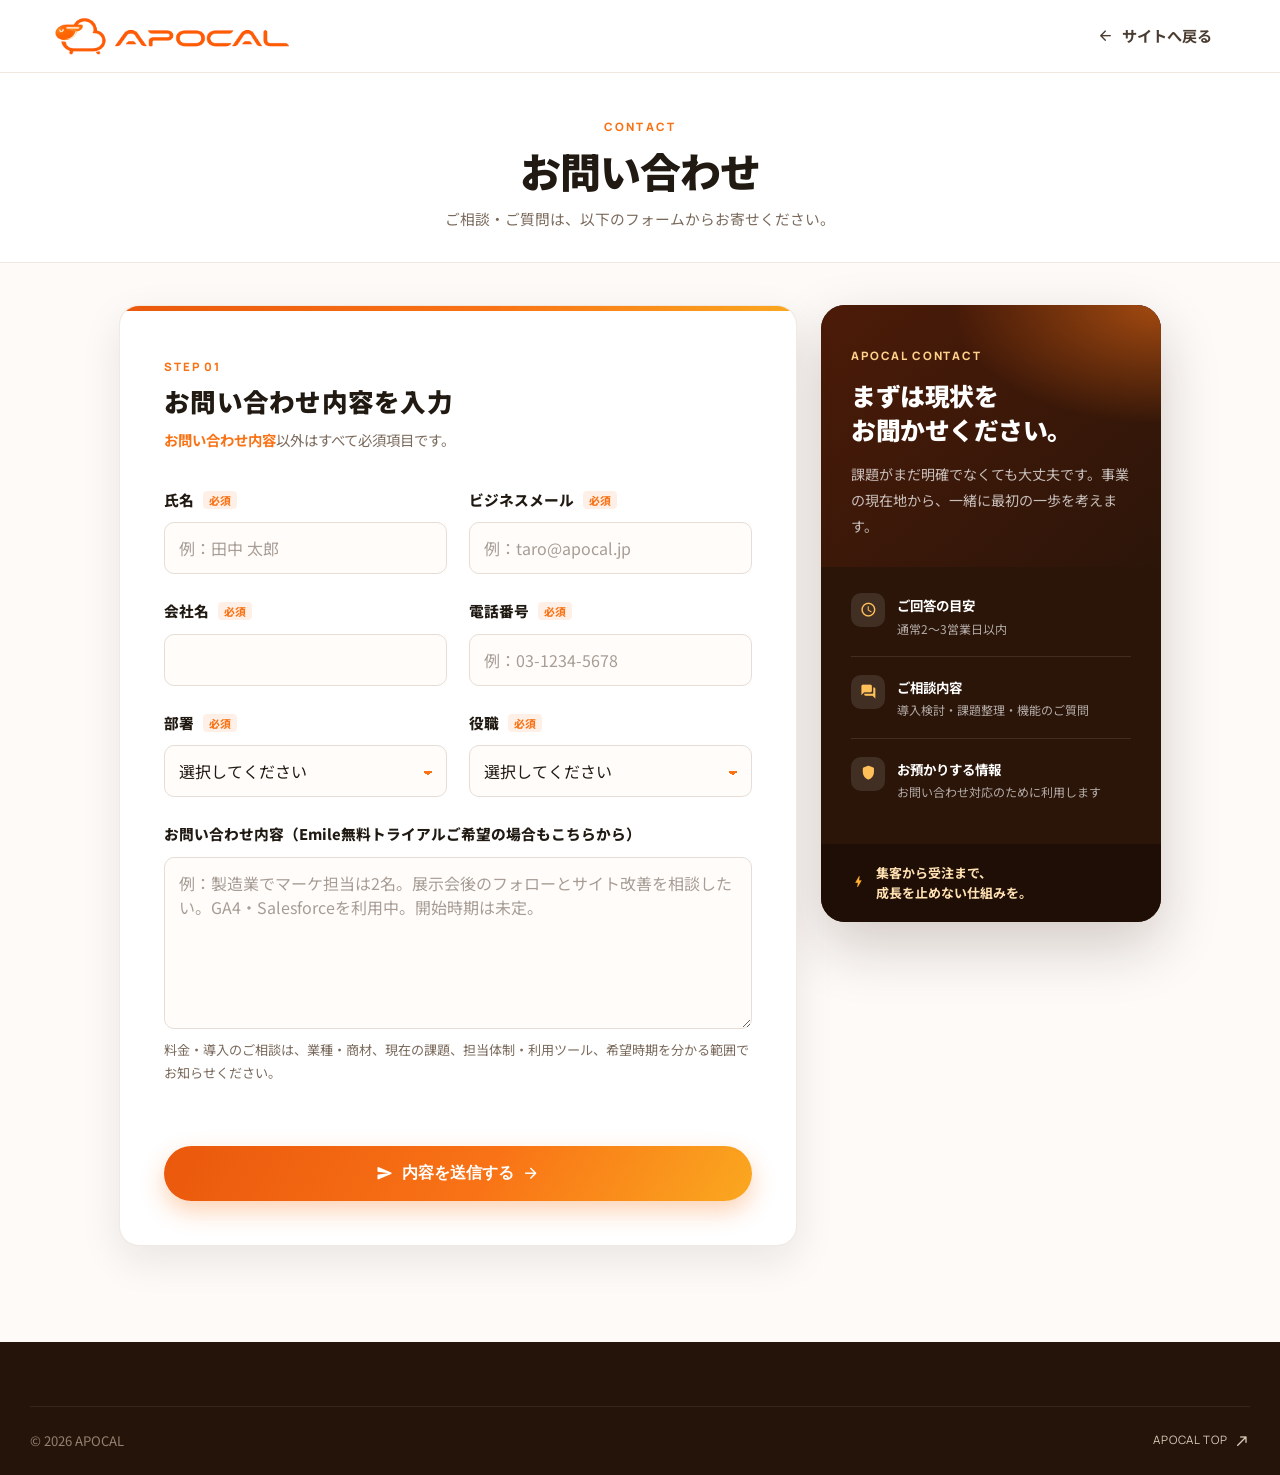
<file: contact/thanks.html>
<!DOCTYPE html>
<html lang="ja">
<head>
  <script src="../js/thanks.js"></script>
  <!-- Google Tag Manager -->
  <script>(function(w,d,s,l,i){w[l]=w[l]||[];w[l].push({'gtm.start':new Date().getTime(),event:'gtm.js'});var f=d.getElementsByTagName(s)[0],j=d.createElement(s),dl=l!='dataLayer'?'&l='+l:'';j.async=true;j.src='https://www.googletagmanager.com/gtm.js?id='+i+dl;f.parentNode.insertBefore(j,f);})(window,document,'script','dataLayer','GTM-NRPP5L7K');</script>
  <!-- End Google Tag Manager -->
  <meta charset="UTF-8" />
  <meta name="viewport" content="width=device-width, initial-scale=1.0" />
  <meta name="robots" content="noindex, nofollow" />
  <link rel="icon" type="image/png" href="../image/favicon.png" />
  <title>お問い合わせありがとうございました｜アポカル</title>
  <link rel="preconnect" href="https://fonts.googleapis.com" />
  <link rel="preconnect" href="https://fonts.gstatic.com" crossorigin />
  <link href="https://fonts.googleapis.com/css2?family=Noto+Sans+JP:wght@400;500;700;900&family=Manrope:wght@500;700;800&display=swap" rel="stylesheet" />
  <link href="https://fonts.googleapis.com/icon?family=Material+Icons+Round" rel="stylesheet" />
  <link rel="stylesheet" href="../css/style.css" />
</head>
<body class="contact-page thanks-page">
  <!-- Google Tag Manager (noscript) -->
  <noscript><iframe src="https://www.googletagmanager.com/ns.html?id=GTM-NRPP5L7K" height="0" width="0" style="display:none;visibility:hidden"></iframe></noscript>
  <!-- End Google Tag Manager (noscript) -->

  <main class="thanks-main">
    <div class="thanks-orb thanks-orb-a"></div><div class="thanks-orb thanks-orb-b"></div>
    <section class="thanks-panel" aria-labelledby="thanksTitle">
      <div class="thanks-copy">
        <a href="/" class="thanks-brand"><img src="../image/apocal_logo_3.png" alt="アポカル" /></a>
        <span class="eyebrow contact-eyebrow"><i class="material-icons-round">auto_awesome</i>THANK YOU</span>
        <h1 id="thanksTitle">お問い合わせを<br /><span>受け付けました。</span></h1>
        <p>お問い合わせありがとうございます。内容を確認のうえ、担当者よりご連絡します。</p>
      </div>
      <div class="thanks-summary">
        <div class="thanks-icon"><i class="material-icons-round">check</i></div>
        <h2>送信が完了しました</h2>
        <p>担当者からの連絡まで、今しばらくお待ちください。</p>
        <div class="thanks-rule"></div>
        <a href="/" class="btn btn-primary"><i class="material-icons-round">home</i>トップページへ戻る<i class="material-icons-round">arrow_forward</i></a>
      </div>
    </section>
  </main>
</body>
</html>
</file>
<file: css/home.css>
:root {
  color-scheme:dark;
  --bg:#050505;
  --white:#f5f5f7;
  --muted:#909093;
  --orange:#ff6b2b;
  --line:rgba(255,255,255,.13);
  font-family:Manrope,"Noto Sans JP",sans-serif;
  font-synthesis:none;
}
* {
  box-sizing:border-box;
}
html {
  scroll-behavior:smooth;
  scroll-padding-top:85px;
}
body {
  margin:0;
  background:var(--bg);
  color:var(--white);
  -webkit-font-smoothing:antialiased;
}
a {
  color:inherit;
  text-decoration:none;
}
button {
  font:inherit;
}
button,a {
  -webkit-tap-highlight-color:transparent;
}
button {
  cursor:pointer;
}
button:focus-visible,a:focus-visible,[tabindex="0"]:focus-visible {
  outline:2px solid #ff975e;
  outline-offset:6px;
}
::selection {
  background:#b84c20;
  color:white;
}
h1,h2,h3,p,figure {
  margin:0;
}
button[hidden],[hidden] {
  display:none!important;
}
.skip-link {
  position:fixed;
  top:-80px;
  left:20px;
  z-index:100;
  background:white;
  color:black;
  padding:15px;
}
.skip-link:focus {
  top:15px;
}
.home-header {
  height:74px;
  position:absolute;
  top:0;
  width:100%;
  z-index:10;
  border-bottom:1px solid rgba(255,255,255,.08);
}
.header-inner {
  max-width:1440px;
  height:100%;
  margin:auto;
  padding:0 56px;
  display:flex;
  align-items:center;
  justify-content:space-between;
  gap:35px;
}
.wordmark {
  display:inline-flex;
  align-items:center;
  gap:9px;
  flex-shrink:0;
}
.wordmark img {
  object-fit:contain;
}
.wordmark span {
  font-size:20px;
  font-weight:800;
  letter-spacing:.025em;
}
.home-nav {
  display:flex;
  align-items:center;
  gap:31px;
  font-size:11px;
  font-weight:500;
}
.home-nav a {
  color:#c9c9cb;
  transition:color .2s;
}
.home-nav a:hover {
  color:white;
}
.home-nav .nav-contact {
  border:1px solid #4c4c4d;
  padding:10px 17px;
  border-radius:30px;
  color:white;
  margin-left:4px;
}
.nav-contact span {
  margin-left:14px;
}
.menu-toggle {
  display:none;
}
.home-hero {
  position:relative;
  min-height:850px;
  height:calc(100svh - 5px);
  max-height:1120px;
  isolation:isolate;
  overflow:hidden;
  border-bottom:1px solid var(--line);
}
.hero-universe {
  position:absolute;
  inset:0;
  z-index:-1;
  background:#050505;
}
/* A diffused light field: no solid disc or recognizable solar surface. */
.ambient-glow {
  position:absolute;
  left:50%;
  top:70%;
  width:clamp(800px,94vw,1440px);
  aspect-ratio:1.15;
  transform:translate(-50%,-50%);
  background:
    radial-gradient(ellipse at 48% 43%,rgba(255,153,64,.7),rgba(237,99,27,.4) 28%,transparent 53%),
    radial-gradient(ellipse at 52% 52%,#ee762a 0%,rgba(219,83,16,.86) 24%,rgba(142,42,5,.5) 39%,rgba(65,19,5,.12) 50%,transparent 63%);
  filter:blur(26px);
  opacity:.92;
  animation:ambient-breathe 18s ease-in-out infinite alternate;
  will-change:transform;
}
@keyframes ambient-breathe {
  to { transform:translate(-49%,-51%) scale(1.07); opacity:.78; }
}
.hero-vignette {
  position:absolute;
  inset:0;
  background:linear-gradient(#0000 70%,#050505 99%);
  pointer-events:none;
}
.hero-copy {
  text-align:center;
  padding:130px 24px 0;
  position:relative;
  z-index:1;
}
.hero-brand {
  font-size:21px;
  font-weight:700;
  letter-spacing:.12em;
  margin-bottom:20px;
}
.hero-copy h1 {
  font-size:clamp(34px,4.4vw,64px);
  font-weight:700;
  letter-spacing:-.055em;
  line-height:1.45;
}
.hero-copy h1 span {
  font-weight:700;
}
.hero-caption {
  font-size:13px;
  color:#b9b7b5;
  margin-top:20px;
  letter-spacing:.12em;
}
.hero-bottom {
  position:absolute;
  bottom:34px;
  left:56px;
  right:56px;
  display:flex;
  align-items:center;
  justify-content:space-between;
  color:#737376;
  font-size:9px;
  letter-spacing:.12em;
}
.hero-bottom a {
  font-size:11px;
  color:#d4d3d1;
  position:absolute;
  left:50%;
  transform:translateX(-50%);
  letter-spacing:.03em;
  display:flex;
  gap:20px;
  align-items:center;
}
.hero-bottom a span {
  font-size:18px;
}
.section {
  padding:112px 40px;
}
.section-heading {
  text-align:center;
}
.eyebrow {
  font-size:10px;
  letter-spacing:.2em;
  font-weight:600;
  color:var(--orange);
}
.section-heading h2 {
  font-size:clamp(30px,3.35vw,46px);
  letter-spacing:-.05em;
  line-height:1.5;
  font-weight:700;
  margin-top:18px;
}
.section-heading>p:last-child {
  font-size:14px;
  color:var(--muted);
  margin-top:15px;
  letter-spacing:.04em;
}
.products {
  padding-bottom:92px;
  background:linear-gradient(#080808,#070707);
  overflow:hidden;
}
.product-tabs {
  margin:43px auto;
  border:1px solid #353537;
  padding:5px;
  display:flex;
  width:max-content;
  border-radius:40px;
  background:#111112;
}
.product-tabs button {
  border:0;
  background:transparent;
  border-radius:30px;
  color:#a7a7aa;
  padding:12px 29px;
  font-size:12px;
  transition:background .25s,color .25s;
  font-weight:600;
}
#tab-emile[aria-selected=true] {
  background:#ffe0ca;
  color:#352117;
}
#tab-translate[aria-selected=true] {
  background:#e4ddff;
  color:#2e2446;
}
.product-tabs button:hover:not([aria-selected=true]) {
  color:white;
}
.product-panel {
  max-width:1100px;
  margin:auto;
  text-align:center;
  --accent:#ff7c42;
}
.product-panel.translate-panel {
  --accent:#aaa5ff;
}
.product-panel.is-changing {
  animation:panel-in .4s ease-out;
}
.product-name {
  font-size:27px;
  letter-spacing:-.06em;
  font-weight:700;
  display:flex;
  align-items:center;
  justify-content:center;
  gap:4px;
}
.brand-dot {
  width:6px;
  height:6px;
  background:var(--accent);
  border-radius:50%;
  align-self:flex-end;
  margin-bottom:8px;
  margin-left:2px;
}
.translate-word {
  font-size:21px;
  font-weight:500;
  letter-spacing:-.05em;
  margin-left:4px;
}
.product-intro h2 {
  font-size:clamp(30px,3.6vw,49px);
  font-weight:700;
  line-height:1.5;
  letter-spacing:-.055em;
  margin-top:18px;
}
.product-description {
  font-size:14px;
  color:#a0a0a4;
  line-height:1.9;
  margin-top:18px;
}
.product-actions {
  display:flex;
  align-items:center;
  justify-content:center;
  gap:28px;
  margin-top:27px;
  font-size:12px;
}
.pill {
  display:inline-flex;
  align-items:center;
  justify-content:center;
  gap:24px;
  border-radius:30px;
  padding:14px 23px;
  font-size:12px;
  font-weight:600;
  transition:background .2s,transform .2s;
}
.pill:hover {
  transform:translateY(-2px);
}
.pill-light {
  background:#f5f5f7;
  color:#141414;
}
.pill-light:hover {
  background:#dedee2;
}
.text-link {
  font-size:12px;
  display:inline-flex;
  gap:16px;
  align-items:center;
}
.text-link:hover {
  color:var(--orange);
}
.sound-visual {
  position:relative;
  height:380px;
  margin:20px -40px 0;
  display:grid;
  place-items:center;
  isolation:isolate;
}
.sound-visual:before {
  content:"";
  position:absolute;
  width:65%;
  height:75%;
  border-radius:50%;
  background:radial-gradient(ellipse,#b74d201f,transparent 70%);
  z-index:-1;
}
.waveform {
  position:absolute;
  width:100%;
  height:250px;
  top:50%;
  transform:translateY(-50%);
  display:flex;
  align-items:center;
  justify-content:center;
  gap:5px;
  mask-image:linear-gradient(90deg,transparent,#000 15%,#000 85%,transparent);
}
.waveform span {
  width:3px;
  flex-shrink:0;
  border-radius:4px;
  height:var(--bar-height);
  background:linear-gradient(transparent,var(--accent) 22%,#ffd2aa 50%,var(--accent) 78%,transparent);
  box-shadow:0 0 8px #f2732333;
  opacity:var(--bar-opacity);
  animation:wave 3s ease-in-out infinite alternate;
  animation-delay:var(--bar-delay);
}
.translate-panel .waveform span {
  background:linear-gradient(transparent,#7773d8 22%,#dbccff 50%,#7773d8 78%,transparent);
}
.wave-baseline {
  position:absolute;
  top:50%;
  left:0;
  right:0;
  height:1px;
  background:linear-gradient(90deg,transparent,#ee7f4c55,transparent);
  z-index:-1;
}
.transcript {
  width:400px;
  text-align:left;
  padding:22px 27px;
  background:linear-gradient(130deg,#212022ed,#111011f5);
  border:1px solid #5a4236;
  border-radius:14px;
  box-shadow:0 22px 75px #000a,inset 0 1px 0 #ffffff10;
  transform:perspective(1000px) rotateY(-5deg) rotateX(4deg);
  z-index:1;
}
.transcript-top,.transcript-bottom {
  display:flex;
  justify-content:space-between;
  align-items:center;
  font-size:8px;
  letter-spacing:.08em;
  color:#7f7c7c;
}
.transcript-top>span:first-child {
  display:flex;
  align-items:center;
  gap:7px;
  color:#bdb9b6;
}
.transcript-top i {
  height:5px;
  width:5px;
  background:#ff9153;
  border-radius:50%;
  box-shadow:0 0 8px #ff792a;
}
.transcript>p {
  font-size:26px;
  line-height:1.85;
  letter-spacing:-.035em;
  margin:24px 0 28px;
  font-weight:500;
}
.transcript>p>span {
  color:#ffab7d;
}
.typing-caret {
  display:inline-block;
  width:2px;
  height:1em;
  background:var(--accent);
  margin-left:5px;
  vertical-align:-.15em;
  animation:blink 1.3s steps(1) infinite;
}
.live-badge {
  font-size:8px;
  color:#ff9861;
}
.product-metrics {
  display:flex;
  align-items:flex-start;
  justify-content:center;
  gap:100px;
  margin-top:10px;
}
.product-metrics>div {
  min-width:210px;
}
.product-metrics>div+div {
  border-left:1px solid #29292b;
  padding-left:100px;
}
.metric-label {
  font-size:11px;
  color:#a3a3a6;
}
.product-metrics p {
  margin-top:2px;
  display:flex;
  align-items:baseline;
  justify-content:center;
  gap:6px;
  white-space:nowrap;
}
.product-metrics strong {
  font-size:65px;
  line-height:1.5;
  letter-spacing:-.07em;
  font-weight:500;
}
.product-metrics p>span {
  font-size:16px;
  font-weight:500;
}
.metric-note {
  font-size:10px;
  color:#89898d;
}
.performance-note {
  font-size:9px;
  color:#77777b;
  text-align:center;
  margin:44px auto 0;
  line-height:1.9;
}
.translation {
  border-color:#474358;
  transform:perspective(1000px) rotateY(5deg) rotateX(4deg);
}
.language-row {
  display:flex;
  gap:15px;
  align-items:center;
  padding-top:18px;
}
.language-row>span {
  font-size:8px;
  border:1px solid #45424c;
  border-radius:4px;
  padding:4px;
  color:#a09caa;
}
.language-row p {
  font-size:15px;
  color:#b1acba;
  line-height:1.5;
  letter-spacing:-.03em;
}
.translated {
  padding-top:13px;
  padding-bottom:21px;
  align-items:flex-start;
}
.translated p {
  font-size:24px;
  color:#d8ceff;
  line-height:1.4;
}
.translation .live-badge {
  color:#bdb0ff;
}
.translation .transcript-top i {
  background:#aea1ff;
  box-shadow:0 0 8px #9a79ff;
}
.product-metrics .accuracy-metric {
  padding-top:17px;
  padding-bottom:17px;
}
.accuracy-metric strong {
  font-family:"Noto Sans JP",sans-serif;
  font-size:34px;
  line-height:1.8;
  letter-spacing:-.05em;
}
.accuracy-metric sup {
  font-size:12px;
  align-self:flex-start;
  margin-top:7px;
}
.solutions {
  padding-top:104px;
  padding-bottom:110px;
  border-top:1px solid var(--line);
}
.solution-grid {
  display:grid;
  grid-template-columns:1fr 1fr;
  gap:18px;
  max-width:1320px;
  margin:57px auto 0;
}
.solution-tile {
  min-width:0;
  background:#0e0e10;
  border:1px solid #222225;
  overflow:hidden;
  position:relative;
  display:flex;
  flex-direction:column;
}
.tile-heading {
  padding:48px 25px 0;
  text-align:center;
  z-index:1;
}
.tile-heading .eyebrow {
  color:#9a9a9d;
  font-size:9px;
}
.tile-heading h3 {
  font-size:clamp(21px,2.1vw,29px);
  font-weight:600;
  letter-spacing:-.055em;
  margin-top:15px;
}
.tile-tagline {
  font-size:17px;
  font-weight:500;
  line-height:1.85;
  letter-spacing:-.02em;
  margin-top:20px;
  color:#e5e5e8;
}
.tile-heading .text-link {
  margin-top:23px;
  color:#ff9565;
}
.tile-heading .text-link:hover {
  color:white;
}
.agent-art {
  height:320px;
  position:relative;
  max-width:550px;
  width:100%;
  margin:4px auto 0;
  isolation:isolate;
  background:radial-gradient(ellipse at center,#ff6b2318,transparent 65%);
}
.orbit {
  position:absolute;
  left:50%;
  top:50%;
  border-radius:50%;
  border:1px solid #643421;
  transform:translate(-50%,-50%) rotate(-25deg);
}
.orbit-one {
  width:330px;
  height:150px;
}
.orbit-two {
  width:250px;
  height:245px;
  border-color:#4b2c22;
  transform:translate(-50%,-50%) rotate(40deg);
}
.orbit-three {
  width:380px;
  height:200px;
  transform:translate(-50%,-50%) rotate(28deg);
  border-color:#39271f;
}
.agent-core {
  height:86px;
  width:86px;
  position:absolute;
  left:50%;
  top:50%;
  transform:translate(-50%,-50%);
  display:grid;
  place-items:center;
  border-radius:25px;
  border:1px solid #ffa97199;
  background:linear-gradient(145deg,#ff8a4b,#e64d16);
  box-shadow:0 0 44px #e8552440,inset 0 2px 9px #ffe8bc77;
}
.agent-core img {
  object-fit:contain;
}
.orbit-node {
  position:absolute;
  font-size:9px;
  color:#c4bebc;
  display:flex;
  gap:8px;
  align-items:center;
  padding:11px 13px;
  border:1px solid #49372f;
  background:#171416;
  border-radius:8px;
  box-shadow:0 8px 25px #0006;
}
.orbit-node span {
  font-size:17px;
  color:#ff9865;
}
.node-web {
  left:10%;
  top:25%;
}
.node-chat {
  right:7%;
  top:26%;
}
.node-meeting {
  left:15%;
  bottom:22%;
}
.node-mail {
  right:15%;
  bottom:20%;
}
.consulting-art {
  height:320px;
  position:relative;
  isolation:isolate;
  overflow:hidden;
  display:flex;
  align-items:center;
  justify-content:center;
  flex-direction:column;
  background:radial-gradient(ellipse at center,#d76a2214,transparent 70%);
  margin-top:4px;
}
.growth-path {
  position:absolute;
  width:700px;
  height:300px;
  border-radius:50%;
  border-top:1px solid #f3a66f;
  transform:rotate(-26deg);
  top:190px;
  left:-110px;
  z-index:-1;
  box-shadow:0 -4px 25px #ee722522;
}
.path-two {
  top:175px;
  left:-90px;
  border-color:#cc6e3d;
  box-shadow:0 -14px 40px #bb4c2922;
}
.path-three {
  top:160px;
  left:-70px;
  border-color:#653222;
  box-shadow:none;
}




.growth-label {
  font-size:7px;
  letter-spacing:.24em;
  color:#857268;
  position:absolute;
  bottom:28px;
}
.tile-detail {
  padding:0 40px 38px;
  margin-top:auto;
}
.tile-category {
  font-size:13px;
  font-weight:600;
  letter-spacing:-.02em;
  margin-bottom:14px;
}
.tile-detail>p:last-child {
  font-size:12px;
  color:#96969b;
  line-height:2.2;
  letter-spacing:.015em;
}
.contact-section {
  position:relative;
  text-align:center;
  padding:110px 24px 125px;
  isolation:isolate;
  overflow:hidden;
  border-top:1px solid var(--line);
}
.contact-copy h2 {
  font-size:clamp(42px,5vw,67px);
  line-height:1.45;
  font-weight:600;
  letter-spacing:-.055em;
  margin-top:25px;
}
.contact-copy>p:not(.eyebrow) {
  font-size:13px;
  color:#a1a1a5;
  line-height:2.2;
  margin-top:24px;
}
.contact-button {
  margin-top:32px;
  min-width:188px;
  padding:16px 25px;
}
.contact-glow {
  position:absolute;
  left:50%;
  bottom:-560px;
  width:1100px;
  height:650px;
  border:1px solid #f3b47a;
  border-radius:50%;
  transform:translateX(-50%);
  box-shadow:0 -14px 55px #ff6b2940,0 -40px 110px #ff4b171a;
  z-index:-1;
  background:#421c0f;
}
.home-footer {
  padding:54px 56px 23px;
  border-top:1px solid #242424;
  background:#080808;
}
.footer-main {
  max-width:1320px;
  margin:auto;
  display:grid;
  grid-template-columns:190px 1fr auto;
  gap:25px;
  align-items:start;
}
.footer-main .wordmark span {
  font-size:18px;
}
.footer-main>p {
  font-size:10px;
  color:#86868b;
  line-height:2;
  letter-spacing:.04em;
}
.footer-main nav {
  display:grid;
  grid-template-columns:auto auto;
  gap:16px 40px;
  font-size:10px;
  color:#b2b2b6;
}
.footer-main nav a:hover {
  color:white;
}
.footer-bottom {
  max-width:1320px;
  margin:43px auto 0;
  border-top:1px solid #242426;
  padding-top:20px;
  display:flex;
  justify-content:space-between;
  font-size:8px;
  color:#707075;
  letter-spacing:.08em;
}
.footer-bottom a {
  letter-spacing:0;
}
.footer-bottom a span {
  margin-left:12px;
}
.mobile-only {
  display:none;
}
.noscript-note {
  text-align:center;
  font-size:12px;
  color:#888;
}
@keyframes wave {
  to {
    transform:scaleY(.67);
    opacity:.5;
  }
}
@keyframes blink {
  50% {
    opacity:0;
  }
}
@keyframes panel-in {
  from {
    opacity:0;
    transform:translateY(8px);
  }
  to {
    opacity:1;
    transform:translateY(0);
  }
}
@media(min-width:1600px) {
  .hero-copy {
    padding-top:160px;
  }
  .hero-copy h1 {
    font-size:68px;
  }
}
@media(max-width:1100px) {
  .header-inner {
    padding:0 30px;
    gap:25px;
  }
  .home-nav {
    gap:20px;
    font-size:10px;
  }
  .home-nav .nav-contact {
    padding:9px 12px;
  }
  .hero-bottom {
    left:32px;
    right:32px;
  }
  .tile-detail {
    padding:0 28px 32px;
  }
  .footer-main {
    grid-template-columns:160px 1fr;
  }
  .footer-main nav {
    grid-column:1/-1;
    display:flex;
    justify-content:flex-end;
    margin-top:10px;
  }
}
@media(max-width:800px) {
  .header-inner {
    padding:0 24px;
  }
  .home-header {
    height:68px;
  }
  .wordmark span {
    font-size:18px;
  }
  .wordmark img {
    width:25px;
    height:25px;
  }
  .menu-toggle {
    display:flex;
    position:relative;
    width:34px;
    height:34px;
    border:0;
    background:transparent;
    align-items:center;
    justify-content:center;
    flex-direction:column;
    gap:6px;
    z-index:12;
  }
  .menu-toggle span {
    height:1px;
    width:21px;
    background:white;
    transition:transform .2s;
  }
  .menu-toggle[aria-expanded=true] span:first-child {
    transform:translateY(3.5px) rotate(45deg);
  }
  .menu-toggle[aria-expanded=true] span:last-child {
    transform:translateY(-3.5px) rotate(-45deg);
  }
  .home-nav {
    display:none;
    position:absolute;
    top:67px;
    left:0;
    right:0;
    background:#0c0c0df5;
    backdrop-filter:blur(18px);
    padding:25px 30px 32px;
    border-bottom:1px solid #333;
    flex-direction:column;
    align-items:stretch;
    gap:0;
    font-size:14px;
  }
  .home-nav.is-open {
    display:flex;
  }
  .home-nav>a {
    padding:16px 0;
  }
  .home-nav .nav-contact {
    margin:15px 0 0;
    padding:14px 18px;
    text-align:center;
  }
  .home-hero {
    min-height:780px;
    max-height:1000px;
  }
  .hero-copy {
    padding-top:132px;
  }
  .hero-copy h1 {
    font-size:44px;
  }
  .hero-brand {
    font-size:18px;
  }
  .hero-caption {
    font-size:11px;
  }
  .hero-bottom>span {
    font-size:8px;
  }
  .hero-coordinate {
    display:none;
  }
  .section {
    padding:85px 24px;
  }
  .section-heading h2 {
    font-size:35px;
  }
  .section-heading>p:last-child {
    font-size:12px;
  }
  .product-intro h2 {
    font-size:42px;
  }
  .solution-grid {
    gap:14px;
  }
  .tile-heading {
    padding:35px 15px 0;
  }
  .tile-heading h3 {
    font-size:22px;
  }
  .tile-tagline {
    font-size:15px;
  }
  .agent-art,.consulting-art {
    height:280px;
  }
  .orbit-one {
    width:245px;
    height:130px;
  }
  .orbit-two {
    width:180px;
    height:200px;
  }
  .orbit-three {
    width:280px;
    height:170px;
  }
  .agent-core {
    width:70px;
    height:70px;
    border-radius:21px;
  }
  .agent-core img {
    width:44px;
    height:44px;
  }
  .orbit-node {
    padding:8px;
    font-size:8px;
    gap:5px;
  }
  .orbit-node span {
    font-size:13px;
  }
  .node-web {
    left:5%;
    top:23%;
  }
  .node-chat {
    right:4%;
    top:29%;
  }
  .node-meeting {
    left:8%;
    bottom:22%;
  }
  .node-mail {
    right:8%;
    bottom:20%;
  }
  .tile-detail {
    padding:0 23px 28px;
  }
  .tile-category {
    font-size:11px;
    line-height:1.8;
  }
  .tile-detail>p:last-child {
    font-size:11px;
    line-height:2.1;
  }


  .home-footer {
    padding:40px 28px 22px;
  }
  .footer-main nav {
    justify-content:flex-start;
    flex-wrap:wrap;
    gap:18px 24px;
  }
  .product-metrics {
    gap:45px;
  }
  .product-metrics>div+div {
    padding-left:45px;
  }
  .product-metrics>div {
    min-width:170px;
  }
}
@media(max-width:560px) {
  html {
    scroll-padding-top:20px;
  }
  .home-hero {
    height:850px;
    min-height:0;
    max-height:1050px;
  }
  .hero-copy {
    padding:130px 16px 0;
  }
  .hero-brand {
    font-size:17px;
    margin-bottom:24px;
  }
  .hero-copy h1 {
    font-size:clamp(26px,7vw,38px);
    line-height:1.65;
    letter-spacing:-.055em;
  }
  .hero-caption {
    font-size:10px;
    letter-spacing:.05em;
    margin-top:22px;
  }
  .ambient-glow {
    width:830px;
    top:65%;
    filter:blur(22px);
  }
  .hero-bottom {
    left:22px;
    right:22px;
    bottom:30px;
  }
  .hero-bottom>span {
    display:none;
  }
  .hero-bottom a {
    white-space:nowrap;
  }
  .section {
    padding:72px 20px;
  }
  .section-heading h2 {
    font-size:29px;
    margin-top:16px;
  }
  .section-heading>p:last-child {
    font-size:11px;
    letter-spacing:.015em;
  }
  .eyebrow {
    font-size:9px;
  }
  .product-tabs {
    margin:32px auto;
  }
  .product-tabs button {
    font-size:11px;
    padding:11px 22px;
  }
  .product-name {
    font-size:25px;
  }
  .translate-word {
    font-size:20px;
  }
  .product-intro h2 {
    font-size:31px;
    margin-top:19px;
    line-height:1.65;
  }
  .product-description {
    font-size:12px;
    margin-top:17px;
  }
  .mobile-only {
    display:initial;
  }
  .product-actions {
    gap:20px;
    flex-direction:column;
    margin-top:25px;
  }
  .product-actions .text-link {
    font-size:11px;
  }
  .pill {
    font-size:11px;
    padding:13px 22px;
  }
  .sound-visual {
    height:310px;
    margin:10px -20px 0;
  }
  .waveform {
    gap:4px;
  }
  .waveform span {
    width:2px;
  }
  .transcript {
    width:290px;
    padding:19px 20px;
    border-radius:12px;
  }
  .transcript>p {
    font-size:21px;
    margin:24px 0;
  }
  .transcript-top,.transcript-bottom {
    font-size:7px;
  }
  .transcript-top {
    letter-spacing:.03em;
  }
  .language-row p {
    font-size:13px;
  }
  .translated p {
    font-size:21px;
  }
  .language-row {
    gap:12px;
  }
  .product-metrics {
    gap:18px;
    margin-top:10px;
  }
  .product-metrics>div {
    min-width:0;
    width:50%;
  }
  .product-metrics>div+div {
    padding-left:18px;
  }
  .metric-label {
    font-size:9px;
    white-space:nowrap;
  }
  .product-metrics strong {
    font-size:52px;
  }
  .product-metrics p>span {
    font-size:12px;
  }
  .metric-note {
    font-size:8px;
  }
  .product-metrics .accuracy-metric {
    padding-top:14px;
    padding-bottom:14px;
  }
  .accuracy-metric strong {
    font-size:26px;
  }
  .performance-note {
    font-size:8px;
    margin-top:34px;
    max-width:330px;
  }
  .solution-grid {
    grid-template-columns:1fr;
    gap:16px;
    margin-top:36px;
  }
  .tile-heading {
    padding:39px 20px 0;
  }
  .tile-heading h3 {
    font-size:25px;
  }
  .tile-tagline {
    font-size:17px;
    margin-top:19px;
  }
  .agent-art,.consulting-art {
    height:300px;
  }
  .orbit-one {
    width:290px;
    height:140px;
  }
  .orbit-two {
    width:230px;
    height:220px;
  }
  .orbit-three {
    width:330px;
    height:190px;
  }
  .agent-core {
    width:80px;
    height:80px;
    border-radius:23px;
  }
  .agent-core img {
    width:49px;
    height:49px;
  }
  .orbit-node {
    padding:10px;
    font-size:9px;
  }
  .orbit-node span {
    font-size:16px;
  }
  .node-web {
    left:6%;
    top:26%;
  }
  .node-chat {
    right:4%;
    top:25%;
  }
  .node-meeting {
    left:9%;
    bottom:21%;
  }
  .node-mail {
    right:10%;
    bottom:21%;
  }
  .tile-detail {
    padding:0 28px 32px;
  }
  .tile-category {
    font-size:12px;
  }
  .tile-detail>p:last-child {
    font-size:12px;
  }


  .contact-section {
    padding:82px 20px 110px;
  }
  .contact-copy h2 {
    font-size:46px;
    margin-top:23px;
  }
  .contact-copy>p:not(.eyebrow) {
    font-size:12px;
  }
  .contact-glow {
    width:800px;
    bottom:-580px;
  }
  .home-footer {
    padding:35px 23px 22px;
  }
  .footer-main {
    grid-template-columns:1fr 1fr;
    gap:20px;
  }
  .footer-main>p {
    font-size:9px;
    text-align:right;
  }
  .footer-main nav {
    display:grid;
    grid-template-columns:1fr 1fr;
    gap:18px 16px;
    margin-top:15px;
    font-size:9px;
  }
  .footer-bottom {
    margin-top:30px;
    font-size:7px;
  }
  .home-footer .wordmark span {
    font-size:16px;
  }
}
@media(prefers-reduced-motion:reduce) {
  html {
    scroll-behavior:auto;
  }
  *,*:before,*:after {
    animation:none!important;
    transition:none!important;
  }
  .typing-caret {
    opacity:1;
  }
}
/* Use the original transparent orange wordmark. */
.wordmark img {
  width:139px;
  height:28px;
  object-fit:contain;
}
.agent-core {
  background:linear-gradient(145deg,#27190f,#17100c);
  box-shadow:0 0 44px #e8552429,inset 0 1px 8px #ffa66c15;
}
.agent-core img {
  filter:invert(1) hue-rotate(180deg);
  mix-blend-mode:screen;
}
.hero-brand,
.hero-copy h1,
.section-heading h2,
.product-intro h2,
.tile-heading h3,
.contact-copy h2,
.product-metrics strong {
  font-family:"Noto Serif JP",serif;
  font-weight:500;
}
.hero-copy h1 span {
  font-weight:inherit;
}
.hero-copy h1,
.section-heading h2,
.product-intro h2,
.contact-copy h2 {
  letter-spacing:-.025em;
}
@media(max-width:800px) {
  .wordmark img { width:126px; height:26px; }
}

/* Keep the whole solar sphere in view on laptop screens. */
@media (min-width: 801px) and (max-height: 800px) {
  .home-hero { min-height: 720px; height: 100svh; }
  .hero-copy { padding-top: 112px; }
  .hero-brand { font-size: 18px; margin-bottom: 16px; }
  .hero-copy h1 { font-size: 48px; line-height: 1.4; }
  .hero-caption { margin-top: 16px; font-size: 12px; }
}

/* Pair the live visual with performance figures, as one product story. */
.product-panel {
  max-width:1320px;
}
.product-showcase {
  display:grid;
  grid-template-columns:minmax(0,1.08fr) minmax(0,1fr);
  align-items:center;
  gap:40px;
  margin-top:0;
}
.product-showcase .sound-visual {
  min-width:0;
  margin:0 -40px;
}
.product-stats {
  min-width:0;
}
.product-stats .product-metrics {
  display:grid;
  grid-template-columns:minmax(0,1fr) minmax(0,1fr);
  gap:0;
  margin:0;
}
.product-stats .product-metrics>div {
  min-width:0;
  width:auto;
  padding-right:24px;
}
.product-stats .product-metrics>div+div {
  padding:0 0 0 24px;
}
.product-stats .performance-note {
  max-width:none;
  margin:36px 0 0;
  text-align:left;
}
@media(min-width:801px) and (max-width:1100px) {
  .product-showcase { gap:28px; }
  .product-showcase .transcript { width:340px; padding:20px; }
  .product-showcase .transcript>p { font-size:23px; }
  .product-stats .product-metrics>div { padding-right:16px; }
  .product-stats .product-metrics>div+div { padding-left:16px; }
  .product-stats .metric-label { font-size:9px; }
  .product-stats .metric-note { font-size:9px; }
  .product-stats .product-metrics strong { font-size:56px; }
  .product-stats .product-metrics p>span { font-size:13px; }
  .product-stats .accuracy-metric strong { font-size:29px; }
}
@media(max-width:800px) {
  .product-showcase { grid-template-columns:1fr; gap:0; }
  .product-stats { max-width:600px; width:100%; margin:auto; }
  .product-stats .performance-note { text-align:center; }
}
@media(max-width:560px) {
  .product-showcase .sound-visual { margin:0 -20px; }
  .product-stats .product-metrics>div { padding-right:18px; }
  .product-stats .product-metrics>div+div { padding-left:18px; }
  .product-stats .performance-note { max-width:330px; margin:34px auto 0; }
}

/* Orange actions remain legible against both the button and dark page. */
.home-nav .nav-contact,
.pill-orange {
  background:var(--orange);
  border:1px solid var(--orange);
  color:#17100a;
  font-weight:700;
}
.home-nav .nav-contact:hover,
.pill-orange:hover {
  background:#ff8a50;
  border-color:#ff8a50;
  color:#17100a;
}
.tile-heading .pill-orange {
  margin-top:23px;
}
/* Emphasize the claim, while keeping the qualifier above it. */
.translate-panel .product-metrics {
  grid-template-columns:minmax(0,.8fr) minmax(0,1.2fr);
}
.product-stats .accuracy-metric strong {
  font-size:clamp(22px,2.4vw,36px);
  letter-spacing:-.06em;
}
.service-coverage {
  width:min(390px,calc(100% - 48px));
  margin-top:-4px;
  position:relative;
  z-index:1;
  text-align:center;
}
.coverage-label {
  color:#f6b58e;
  font-size:13px;
  font-weight:500;
  letter-spacing:.14em;
  margin-bottom:20px;
}
.coverage-list {
  list-style:none;
  padding:0;
  margin:0;
  display:grid;
  grid-template-columns:1fr 1fr;
  gap:10px;
}
.coverage-list li {
  display:flex;
  justify-content:center;
  align-items:center;
  padding:13px 12px;
  border:1px solid #75472e;
  border-radius:8px;
  background:#19130fe8;
  color:#ffe1c9;
  font-family:"Noto Serif JP",serif;
  font-size:20px;
  line-height:1.5;
}
.coverage-list li:last-child {
  grid-column:1/-1;
}
@media(min-width:561px) and (max-width:800px) {
  .service-coverage { width:calc(100% - 36px); }
  .coverage-label { margin-bottom:14px; }
  .coverage-list { gap:8px; }
  .coverage-list li { font-size:16px; padding:10px 6px; }
}
@media(max-width:560px) {
  .product-stats .accuracy-metric strong { font-size:clamp(20px,5.5vw,26px); }
  .coverage-list li { font-size:18px; }
}

/* Give the mission statement room before the product section. */
.mission {
  padding-bottom:clamp(44px,6vw,80px);
  background:#080808;
}
.mission .section-heading {
  max-width:1280px;
  margin:auto;
}
.mission .section-heading h2 {
  font-size:clamp(28px,3.1vw,44px);
  text-wrap:balance;
}
.mission .mission-description {
  line-height:2.2;
  margin-top:24px;
  text-wrap:pretty;
}
.products {
  padding-top:0;
  padding-bottom:48px;
  scroll-margin-top:0;
}
@media(min-width:801px) and (max-height:800px) {
  .products { padding-bottom:24px; }
  .product-tabs { margin:24px auto; }
  .product-tabs button { padding:10px 29px; }
  .product-name { font-size:23px; }
  .translate-word { font-size:20px; }
  .product-intro h2 { font-size:38px; line-height:1.4; margin-top:12px; }
  .product-description { font-size:12px; line-height:1.8; margin-top:10px; }
  .product-actions { margin-top:16px; }
  .product-actions .pill { padding:12px 23px; }
  .product-showcase .sound-visual { height:270px; }
  .product-stats .performance-note { margin-top:24px; }
}
@media(max-width:560px) {
  .mission .section-heading h2 { font-size:27px; line-height:1.7; }
  .mission .mission-description { font-size:12px; line-height:2.1; }
  .mission-description br { display:none; }
  .products { padding-bottom:64px; }
}

/* Improve navigation and footer legibility without changing page content. */
.wordmark img { width:174px; height:35px; }
.home-nav { font-size:14px; }
.footer-main>p { font-size:12px; }
.footer-main nav { font-size:13px; }
.home-footer .footer-bottom { font-size:11px; }
@media(min-width:801px) and (max-width:1100px) {
  .header-inner { gap:20px; }
  .home-nav { font-size:12px; gap:16px; }
  .home-header .wordmark img { width:160px; height:32px; }
}
@media(max-width:800px) {
  .wordmark img { width:148px; height:30px; }
  .home-nav { font-size:16px; }
}
@media(max-width:560px) {
  .footer-main>p { font-size:11px; }
  .footer-main nav { font-size:12px; }
  .home-footer .footer-bottom { font-size:10px; }
}

/* Match the accuracy figure to the adjacent latency figure. */
.translate-panel .product-metrics{grid-template-columns:minmax(0,1fr) minmax(0,1fr)}
.product-stats .accuracy-rate{padding-top:0;padding-bottom:0}
.product-stats .accuracy-rate strong{font-family:"Noto Serif JP",serif;font-size:65px;line-height:1.5;letter-spacing:-.07em}
@media(min-width:801px) and (max-width:1100px){.product-stats .accuracy-rate strong{font-size:56px}}
@media(max-width:560px){.product-stats .accuracy-rate strong{font-size:52px}}

.home-call {
  border-block: 1px solid var(--line);
  background: radial-gradient(ellipse at 75% 95%, #24130d 0%, transparent 56%), #0b0b0b;
}

.home-call-inner {
  display: grid;
  grid-template-columns: minmax(0, 1fr) minmax(0, 1.25fr);
  align-items: center;
  gap: clamp(32px, 5vw, 86px);
  max-width: 1260px;
  margin-inline: auto;
}

.home-call-copy h2 {
  margin-top: 13px;
  color: #f5f5f7;
  font-size: 15px;
  font-weight: 700;
}

.home-call-lead {
  margin-top: 15px;
  font: 500 clamp(28px, 3vw, 43px)/1.46 "Noto Serif JP", serif;
  letter-spacing: -.035em;
  white-space: nowrap;
}

.home-call-description {
  max-width: 34em;
  margin-top: 18px;
  color: #b2b2b8;
  font-size: 14px;
  line-height: 1.9;
}

.home-call-actions {
  display: flex;
  flex-wrap: wrap;
  align-items: center;
  gap: 15px 22px;
  margin-top: 25px;
}

.home-call-visual {
  min-width: 0;
}

.home-call-console {
  position: relative;
  overflow: hidden;
  border: 1px solid #35363c;
  border-radius: 16px;
  background: #f1f3f6;
  color: #202632;
  box-shadow: 0 22px 60px #0006;
  text-align: left;
}

.home-call-console-bar,
.home-call-console-heading,
.home-call-assist-heading,
.home-call-chart-axis {
  display: flex;
  align-items: center;
  justify-content: space-between;
  gap: 10px;
}

.home-call-console-bar {
  padding: 13px 18px;
  background: #1c1e25;
  color: #fafafa;
}

.home-call-console-brand {
  display: flex;
  align-items: center;
  gap: 8px;
  font-size: 12px;
  font-weight: 700;
}

.home-call-console-brand i {
  width: 7px;
  height: 7px;
  border-radius: 50%;
  background: var(--orange);
}

.home-call-demo-badge {
  padding: 3px 8px;
  border: 1px solid #565960;
  border-radius: 20px;
  color: #e4e5e8;
  font-size: 10px;
  white-space: nowrap;
}

.home-call-console-body {
  padding: clamp(12px, 2vw, 22px);
}

.home-call-console-heading {
  margin-bottom: 12px;
}

.home-call-console-heading h3 {
  font-size: clamp(14px, 1.55vw, 19px);
}

.home-call-console-heading > span,
.home-call-chart-axis {
  color: #596475;
  font-size: 10px;
}

.home-call-scene {
  padding: 14px clamp(12px, 2vw, 22px) 25px;
  margin-bottom: -12px;
  border: 1px solid #553528;
  border-radius: 16px 16px 0 0;
  background: radial-gradient(ellipse at 50% 30%, #40271f 0%, transparent 72%), #1d1819;
  color: #f6eee9;
}

.home-call-scene-heading {
  display: flex;
  align-items: baseline;
  justify-content: space-between;
  flex-wrap: wrap;
  gap: 4px 12px;
}

.home-call-scene-heading h3 {
  font-size: clamp(13px, 1.3vw, 16px);
}

.home-call-scene-heading > span {
  color: #efb498;
  font-size: 10px;
}

.home-call-scene-art {
  display: grid;
  grid-template-columns: auto minmax(44px, 144px) auto;
  align-items: center;
  justify-content: center;
  gap: clamp(8px, 2vw, 20px);
  margin: 8px 0 10px;
}

.home-call-avatar {
  display: grid;
  place-items: center;
  width: clamp(54px, 6vw, 78px);
  aspect-ratio: 1;
  overflow: hidden;
  border: 1px solid #6a534c;
  border-radius: 50%;
}

.home-call-avatar-customer {
  background: #344057;
}

.home-call-avatar-ai {
  border-color: #a15a3d;
  background: #4f2d23;
}

.home-call-avatar svg {
  display: block;
  width: 90%;
}

.home-call-scene-wave {
  width: 100%;
  color: #ff9a6b;
}

.home-call-dialogue {
  display: grid;
  grid-template-columns: repeat(2, minmax(0, 1fr));
  gap: 8px;
  margin: 0;
}

.home-call-dialogue > div {
  padding: 7px 9px;
  border: 1px solid #53464b;
  border-radius: 6px;
  background: #2b2429;
}

.home-call-dialogue > div:last-child {
  border-color: #704634;
  background: #3a251e;
}

.home-call-dialogue dt {
  color: #f2b69a;
  font-size: 10px;
  font-weight: 700;
}

.home-call-dialogue dd {
  margin: 3px 0 0;
  font-size: 12px;
  line-height: 1.55;
}

.home-call-console-detail h4 {
  margin: 0;
  font-size: clamp(10px, 1.1vw, 13px);
}

.home-call-metrics,
.home-call-console-detail {
  display: grid;
  gap: 8px;
}

.home-call-metrics {
  grid-template-columns: repeat(3, minmax(0, 1fr));
  margin: 0 0 8px;
}

.home-call-metrics > div,
.home-call-chart,
.home-call-assist {
  min-width: 0;
  padding: clamp(8px, 1.25vw, 14px);
  border: 1px solid #dce1e8;
  border-radius: 8px;
  background: #fff;
}

.home-call-metrics dt {
  color: #596475;
  font-size: clamp(10px, 1.05vw, 12px);
  font-weight: 600;
}

.home-call-metrics dd {
  margin: 3px 0 0;
  font-size: clamp(20px, 2.1vw, 30px);
  font-weight: 800;
  line-height: 1.15;
}

.home-call-metrics dd span {
  margin-left: 3px;
  color: #596475;
  font-size: 10px;
  font-weight: 500;
}

.home-call-console-detail {
  grid-template-columns: minmax(0, 1.12fr) minmax(0, 1fr);
}

.home-call-chart svg {
  display: block;
  width: 100%;
  height: auto;
  margin-top: 5px;
}

.home-call-assist-heading {
  flex-wrap: wrap;
  gap: 4px 8px;
}

.home-call-assist-heading > span {
  padding: 2px 6px;
  border-radius: 10px;
  background: #e0f1e8;
  color: #206747;
  font-size: 9px;
  font-weight: 700;
}

.home-call-assist-question {
  margin-top: 7px;
  color: #536072;
  font-size: 11px;
  line-height: 1.6;
}

.home-call-assist-answer {
  margin-top: 7px;
  padding: 6px 8px;
  border-radius: 5px;
  background: #fff1e8;
  color: #513120;
  font-size: 11px;
  font-weight: 700;
  line-height: 1.55;
}

.home-call-assist-answer span {
  display: block;
  color: #943c17;
  font-size: 9px;
}

.home-call-coaching {
  display: flex;
  flex-wrap: wrap;
  gap: 4px 10px;
  align-items: baseline;
  margin-top: 10px;
  color: #475366;
  font-size: 11px;
  line-height: 1.65;
}

.home-call-coaching > span {
  color: #863b1e;
  font-weight: 700;
}

@media (max-width: 960px) {
  .home-call-inner {
    grid-template-columns: minmax(0, 1fr);
    max-width: 670px;
  }
}

@media (max-width: 520px) {
  .home-call {
    padding-inline: 20px;
  }

  .home-call-lead {
    font-size: min(28px, 7.2vw);
  }

  .home-call-console-bar {
    padding: 10px 12px;
  }

  .home-call-dialogue {
    grid-template-columns: minmax(0, 1fr);
  }

  .home-call-chart-axis {
    font-size: 9px;
  }

  .home-call-chart-axis span:nth-child(2),
  .home-call-chart-axis span:nth-child(3) {
    display: none;
  }
}
</file>
<file: css/style.css>
/* =========================================================
   アポカル LP - style.css
   ========================================================= */
:root{
  --brand:#f97316;
  --brand-2:#ea580c;
  --brand-3:#fbbf24;
  --ink:#211a13;
  --ink-2:#4a3c31;
  --muted:#7a6a5c;
  --line:#f0e7df;
  --bg:#ffffff;
  --bg-soft:#fef7f1;
  --bg-dark:#24140a;
  --radius:18px;
  --radius-sm:12px;
  --shadow-sm:0 4px 16px rgba(20,30,70,.06);
  --shadow:0 18px 50px rgba(24,34,80,.12);
  --shadow-lg:0 30px 80px rgba(24,34,80,.18);
  --grad:linear-gradient(120deg,#ea580c 0%,#f97316 55%,#fbbf24 120%);
  --grad-soft:linear-gradient(120deg,rgba(249,115,22,.12),rgba(251,191,36,.12));
  --maxw:1220px;
}

*{box-sizing:border-box;margin:0;padding:0}
html{scroll-behavior:smooth}
body{
  font-family:"Noto Sans JP",system-ui,-apple-system,"Segoe UI",sans-serif;
  color:var(--ink);
  background:var(--bg);
  line-height:1.8;
  -webkit-font-smoothing:antialiased;
  overflow-x:hidden;
}
a{color:inherit;text-decoration:none}
img{max-width:100%;display:block}
h1,h2,h3,h4,h5{line-height:1.35;font-weight:900;letter-spacing:.01em}
.material-icons-round{font-size:1.15em;line-height:1;vertical-align:middle}

.container{width:100%;max-width:var(--maxw);margin:0 auto;padding:0 24px}
.container.narrow{max-width:820px}
.grad{background:var(--grad);-webkit-background-clip:text;background-clip:text;color:transparent}
.only-mobile{display:none}

/* ===== Buttons ===== */
.btn{
  display:inline-flex;align-items:center;gap:.5em;
  font-weight:700;font-size:.95rem;
  padding:12px 22px;border-radius:999px;
  transition:transform .18s ease,box-shadow .18s ease,background .18s ease,color .18s ease;
  white-space:nowrap;cursor:pointer;border:none;
}
.btn i{font-size:1.1em}
.btn-primary{background:var(--grad);color:#fff;box-shadow:0 10px 24px rgba(249,115,22,.32)}
.btn-primary:hover{transform:translateY(-2px);box-shadow:0 16px 32px rgba(249,115,22,.4)}
.btn-outline{background:#fff;color:var(--brand);border:1.6px solid var(--brand)}
.btn-outline:hover{background:var(--brand);color:#fff;transform:translateY(-2px)}
.cta-prefix{display:inline-flex;align-items:center;padding:.22em .54em;border:1px solid #fff;border-radius:999px;background:#fff;color:var(--brand);font-size:.78em;font-weight:800;line-height:1.25;white-space:nowrap}
.btn-outline .cta-prefix{border-color:var(--brand)}
.btn-ghost{color:var(--ink-2);padding:10px 14px}
.btn-ghost:hover{color:var(--brand)}
.btn-light{background:#fff;color:var(--brand)}
.btn-light:hover{transform:translateY(-2px);box-shadow:var(--shadow)}
.btn-lg{padding:16px 30px;font-size:1.02rem}
.btn-block{display:flex;width:100%;justify-content:center}

/* ===== Contact ===== */
.contact-page{min-height:100vh;background:#fff}
.site-header.contact-header{position:relative;background:rgba(255,255,255,.92);border-bottom:1px solid var(--line);box-shadow:none}
.contact-header .header-inner{height:72px}
.contact-header .btn{margin-left:auto}
.contact-main{background:#fdfaf8;padding-bottom:96px}
.contact-hero{padding:44px 0 30px;background:#fff;border-bottom:1px solid var(--line);text-align:center}
.contact-kicker{display:block;margin-bottom:5px;color:var(--brand);font-family:"Manrope",sans-serif;font-size:.72rem;font-weight:800;letter-spacing:.18em}
.contact-hero h1{font-size:clamp(2rem,3.2vw,2.65rem);letter-spacing:-.025em}
.contact-hero p{margin-top:8px;color:var(--muted);font-size:.92rem}
.contact-section{padding-top:42px}
.contact-layout{display:grid;grid-template-columns:minmax(0,1fr) 340px;gap:24px;align-items:start;max-width:1090px}
.contact-form{position:relative;overflow:hidden;background:#fff;border:1px solid rgba(240,231,223,.9);border-radius:20px;padding:44px;box-shadow:0 14px 42px rgba(45,20,6,.09)}
.contact-form::before{content:"";position:absolute;inset:0 0 auto;height:5px;background:var(--grad)}
.form-heading{margin-bottom:34px}
.form-heading span,.aside-label{font-family:"Manrope",sans-serif;font-size:.72rem;letter-spacing:.16em;font-weight:800;color:var(--brand)}
.form-heading h2{margin-top:5px;font-size:1.6rem}
.form-heading p{margin-top:8px;color:var(--muted);font-size:.9rem}
.form-heading p b{color:var(--brand)}
.form-grid{display:grid;grid-template-columns:repeat(2,minmax(0,1fr));gap:24px 22px}
.form-field{display:flex;flex-direction:column;gap:9px}
.form-field label{font-size:.92rem;font-weight:800;color:var(--ink)}
.form-field label span{display:inline-block;margin-left:6px;padding:2px 6px;border-radius:4px;background:#fff0e7;color:var(--brand);font-size:.68rem;line-height:1.3;vertical-align:1px}
.form-field input,.form-field select,.form-field textarea{width:100%;border:1px solid #e5ddd6;border-radius:10px;background:#fffcfa;color:var(--ink);font:inherit;line-height:1.5;padding:13px 14px;outline:none;transition:border-color .18s ease,box-shadow .18s ease,background .18s ease}
.form-field select{appearance:none;background-image:linear-gradient(45deg,transparent 50%,var(--brand) 50%),linear-gradient(135deg,var(--brand) 50%,transparent 50%);background-position:calc(100% - 18px) 54%,calc(100% - 13px) 54%;background-size:5px 5px,5px 5px;background-repeat:no-repeat}
.form-field textarea{resize:vertical;min-height:154px}
.form-field input::placeholder,.form-field textarea::placeholder{color:#a79d95}
.form-field input:focus,.form-field select:focus,.form-field textarea:focus{border-color:var(--brand);background:#fff;box-shadow:0 0 0 4px rgba(249,115,22,.12)}
.form-field-wide{margin-top:24px}
.form-honeypot{position:absolute;left:-9999px;opacity:0;pointer-events:none}
.form-status{min-height:1.6em;margin:26px 0 12px;color:var(--ink-2);font-size:.9rem}
.form-submit{width:100%;justify-content:center;padding:17px 26px;font-size:1rem}
.form-submit:disabled{opacity:.65;cursor:wait;transform:none}
.contact-aside{overflow:hidden;border-radius:24px;background:#2b1509;color:#fff;box-shadow:0 24px 60px rgba(45,20,6,.2)}
.aside-top{padding:34px 30px 28px;background:radial-gradient(300px 170px at 100% 0%,rgba(249,115,22,.55),transparent 70%),linear-gradient(140deg,#4c1b08,#2b1509)}
.aside-label{color:#ffd18a}
.aside-top h2{margin-top:11px;font-size:1.55rem;letter-spacing:-.02em}
.aside-top p{margin-top:15px;color:rgba(255,255,255,.72);font-size:.88rem;line-height:1.85}
.contact-points{list-style:none;padding:8px 30px 24px}
.contact-points li{display:flex;gap:12px;padding:18px 0;border-bottom:1px solid rgba(255,255,255,.1)}
.contact-points li:last-child{border:0}
.contact-points i{display:grid;place-items:center;flex:0 0 34px;width:34px;height:34px;border-radius:10px;background:rgba(255,255,255,.11);color:#ffc05a;font-size:1.05rem}
.contact-points b,.contact-points span{display:block}
.contact-points b{font-size:.84rem;color:#fff}
.contact-points span{margin-top:2px;color:rgba(255,255,255,.64);font-size:.75rem;line-height:1.55}
.aside-bottom{display:flex;gap:10px;align-items:center;padding:19px 30px;background:#1f0e05;color:#ffe1b2;font-weight:700;font-size:.81rem;line-height:1.55}
.aside-bottom i{color:#ffae31}
.contact-footer{padding-top:0}
.contact-footer .footer-bottom{display:flex;align-items:center;justify-content:space-between;gap:20px}
.contact-footer .footer-bottom a{display:inline-flex;align-items:center;gap:6px;font-family:"Manrope",sans-serif;font-size:.72rem;letter-spacing:.08em;color:#dccabb}
.contact-footer .footer-bottom a:hover{color:#fff}
.contact-footer .footer-bottom i{font-size:1rem}
.thanks-page{min-height:100vh;background:#211007;color:#fff}
.thanks-main{position:relative;display:grid;place-items:center;min-height:100vh;overflow:hidden;padding:38px 24px;background:radial-gradient(760px 480px at 15% 10%,rgba(249,115,22,.45),transparent 62%),radial-gradient(620px 420px at 100% 100%,rgba(251,191,36,.15),transparent 65%),#211007}
.thanks-orb{position:absolute;border-radius:50%;border:1px solid rgba(255,255,255,.12)}
.thanks-orb-a{top:-250px;right:-110px;width:650px;height:650px}
.thanks-orb-b{bottom:-290px;left:-180px;width:590px;height:590px}
.thanks-panel{position:relative;z-index:1;display:grid;grid-template-columns:1.15fr .85fr;width:min(100%,1000px);min-height:520px;border:1px solid rgba(255,255,255,.15);border-radius:28px;overflow:hidden;background:rgba(37,18,8,.78);box-shadow:0 30px 90px rgba(0,0,0,.36);backdrop-filter:blur(16px)}
.thanks-copy{display:flex;flex-direction:column;justify-content:center;padding:64px 70px;background:linear-gradient(135deg,rgba(255,255,255,.06),transparent)}
.thanks-brand{width:146px;margin-bottom:54px;opacity:.98}
.thanks-brand img{filter:brightness(0) invert(1) sepia(1) saturate(2) hue-rotate(335deg)}
.thanks-copy h1{margin-top:2px;font-size:clamp(2.25rem,4.5vw,3.7rem);letter-spacing:-.045em;line-height:1.2}
.thanks-copy h1 span{color:#ffc05a}
.thanks-copy p{margin-top:23px;max-width:28em;color:rgba(255,255,255,.72);font-size:.98rem}
.thanks-summary{display:flex;flex-direction:column;justify-content:center;padding:54px 44px;background:#fff;color:var(--ink)}
.thanks-icon{display:grid;place-items:center;width:66px;height:66px;margin-bottom:24px;border-radius:18px;background:var(--grad);color:#fff;font-size:1.9rem;box-shadow:0 12px 28px rgba(249,115,22,.3)}
.thanks-summary h2{font-size:1.35rem}
.thanks-summary p{margin-top:10px;color:var(--muted);font-size:.9rem;line-height:1.75}
.thanks-rule{width:100%;height:1px;margin:30px 0;background:var(--line)}
.thanks-summary .btn{justify-content:center;width:100%}

/* ===== Header ===== */
.site-header{
  position:fixed;top:0;left:0;right:0;z-index:100;
  background:rgba(255,255,255,.82);
  backdrop-filter:saturate(160%) blur(14px);
  border-bottom:1px solid transparent;
  transition:border-color .25s ease,box-shadow .25s ease,background .25s ease;
}
.site-header.scrolled{border-color:var(--line);box-shadow:var(--shadow-sm)}
.header-inner{display:flex;align-items:center;gap:24px;height:72px}
.brand{display:flex;align-items:center;gap:10px;font-weight:900;font-size:1.22rem}
.brand-mark{
  width:34px;height:34px;border-radius:10px;display:grid;place-items:center;
  background:var(--grad);color:#fff;font-family:"Manrope",sans-serif;font-weight:800;
  box-shadow:0 6px 16px rgba(249,115,22,.35)
}
.footer-brand .footer-brand-mark{
  display:block!important;
  flex:0 0 54px;
  width:54px!important;
  height:42px!important;
  max-width:none;
  object-fit:contain;
  object-position:center;
  border-radius:15px;
}
.brand-logo{height:38px;width:auto;display:block}
.home-menu{display:contents}
.nav{display:flex;gap:26px;margin-left:14px}
.nav a{font-size:.92rem;font-weight:500;color:var(--ink-2);position:relative;padding:6px 0}
.nav a::after{content:"";position:absolute;left:0;bottom:0;width:0;height:2px;background:var(--grad);transition:width .25s ease}
.nav a:hover{color:var(--brand)}
.nav a:hover::after{width:100%}
.header-actions{margin-left:auto;display:flex;align-items:center;gap:10px}
.nav-toggle{display:none;flex-direction:column;gap:5px;background:none;border:none;cursor:pointer;padding:8px;margin-left:auto}
.nav-toggle span{width:24px;height:2.4px;background:var(--ink);border-radius:2px;transition:.3s}
.nav-toggle.open span:nth-child(1){transform:translateY(7.4px) rotate(45deg)}
.nav-toggle.open span:nth-child(2){opacity:0}
.nav-toggle.open span:nth-child(3){transform:translateY(-7.4px) rotate(-45deg)}

/* ===== Hero ===== */
.hero{position:relative;padding:150px 0 90px;overflow:hidden;background:
  radial-gradient(1100px 600px at 85% -10%,rgba(249,115,22,.18),transparent 60%),
  radial-gradient(900px 500px at 5% 20%,rgba(251,191,36,.16),transparent 55%),
  var(--bg-soft);
}
.hero-glow{position:absolute;inset:0;background:radial-gradient(600px 300px at 70% 30%,rgba(249,115,22,.12),transparent 70%);pointer-events:none}
.hero-inner{display:grid;grid-template-columns:1.05fr .95fr;gap:56px;align-items:center;position:relative}
.eyebrow{
  display:inline-flex;align-items:center;gap:8px;
  background:#fff;border:1px solid var(--line);
  color:var(--brand);font-weight:700;font-size:.85rem;
  padding:8px 16px;border-radius:999px;box-shadow:var(--shadow-sm);margin-bottom:24px
}
.hero-title{font-size:clamp(2.1rem,4.6vw,3.5rem);letter-spacing:.01em}
.hero-title-lead{display:block;font-size:.44em;color:var(--ink-2);font-weight:700;letter-spacing:.02em;line-height:1.6;margin-bottom:.4em}
.hero-title-main{display:block;line-height:1.25}
.hero-lead{margin-top:22px;font-size:1.06rem;color:var(--ink-2);max-width:560px}
.hero-cta{display:flex;flex-wrap:wrap;gap:14px;margin-top:32px}
.hero-trust{list-style:none;display:flex;flex-wrap:wrap;gap:14px 30px;margin-top:38px}
.hero-trust li{display:flex;align-items:center;gap:11px}
.hero-trust i{color:var(--brand);background:#fff;border:1px solid var(--line);width:42px;height:42px;border-radius:12px;display:grid;place-items:center;font-size:1.3rem;box-shadow:var(--shadow-sm)}
.hero-trust strong{display:block;font-size:1rem;font-weight:900}
.hero-trust span{font-size:.8rem;color:var(--muted)}

/* hero visual */
.hero-visual{position:relative;min-height:420px}
.hero-card{
  background:#fff;border:1px solid var(--line);border-radius:22px;
  box-shadow:var(--shadow-lg);padding:22px;max-width:400px;margin:0 auto;position:relative;z-index:2
}
.hc-head{display:flex;align-items:center;gap:9px;font-weight:800;font-size:.92rem;color:var(--ink);padding-bottom:14px;border-bottom:1px dashed var(--line);margin-bottom:14px}
.hc-head .dot{width:10px;height:10px;border-radius:50%;background:var(--brand);box-shadow:0 0 0 4px rgba(249,115,22,.2)}
.hc-line{font-size:.92rem;color:var(--ink-2);margin-bottom:14px}
.hc-line b{color:var(--ink);font-weight:800}
.hc-metric{display:grid;grid-template-columns:1fr 1fr;gap:12px;margin-bottom:16px}
.hc-metric>div{background:var(--bg-soft);border-radius:12px;padding:12px 14px}
.hc-metric span{display:block;font-size:.75rem;color:var(--muted)}
.hc-metric b{font-size:1.4rem;font-weight:900;display:flex;align-items:center;gap:4px}
.hc-metric em{font-style:normal;font-size:.75rem;color:var(--brand-3);font-weight:800}
.hc-actions{display:flex;flex-wrap:wrap;gap:8px}
.chip{font-size:.76rem;font-weight:700;color:var(--brand);background:var(--grad-soft);padding:6px 12px;border-radius:999px}
.hero-badge{
  position:absolute;display:inline-flex;align-items:center;gap:7px;
  background:#fff;border:1px solid var(--line);border-radius:14px;padding:10px 14px;
  font-size:.82rem;font-weight:700;box-shadow:var(--shadow);z-index:3
}
.hero-badge i{color:var(--brand)}
.badge-a{top:8px;left:-8px;animation:float 5s ease-in-out infinite}
.badge-b{bottom:22px;right:-6px;animation:float 6s ease-in-out infinite .6s}
.floating{animation:float 7s ease-in-out infinite}
@keyframes float{0%,100%{transform:translateY(0)}50%{transform:translateY(-12px)}}

/* ===== Section base ===== */
.section{padding:96px 0}
.section-head{margin-bottom:52px}
.section-head.center{text-align:center;max-width:760px;margin-left:auto;margin-right:auto}
.tag{display:inline-block;font-family:"Manrope",sans-serif;font-weight:800;letter-spacing:.16em;font-size:.8rem;color:var(--brand);margin-bottom:14px}
.tag.light{color:#ffcfa0}
.section-head h2{font-size:clamp(1.6rem,3.2vw,2.35rem)}
.section-desc{margin-top:18px;color:var(--muted);font-size:1.02rem}
.on-dark{color:#fff}
.section-desc.on-dark{color:#ecd9c8}

/* ===== About / Pillars ===== */
.about{background:var(--bg)}
.pillars{display:grid;grid-template-columns:repeat(4,1fr);gap:22px}
.pillar{
  position:relative;background:var(--bg-soft);border:1px solid var(--line);border-radius:var(--radius);
  padding:30px 24px 26px;transition:transform .25s ease,box-shadow .25s ease,border-color .25s ease
}
.pillar:hover{transform:translateY(-6px);box-shadow:var(--shadow);border-color:transparent;background:#fff}
.pillar-num{font-family:"Manrope",sans-serif;font-weight:800;font-size:.9rem;color:var(--brand);opacity:.6;position:absolute;top:20px;right:22px}
.pillar>i{font-size:2rem;color:#fff;background:var(--grad);width:56px;height:56px;border-radius:16px;display:grid;place-items:center;margin-bottom:18px;box-shadow:0 10px 22px rgba(249,115,22,.3)}
.pillar h3{font-size:1.12rem;margin-bottom:10px}
.pillar p{font-size:.9rem;color:var(--muted)}

/* ===== Solution ===== */
.solution{background:var(--bg-soft)}
.solution-grid{display:grid;grid-template-columns:1fr 1fr;gap:22px}
.sol-card{position:relative;background:#fff;border:1px solid var(--line);border-radius:var(--radius);padding:28px 26px;box-shadow:var(--shadow-sm);transition:transform .25s ease,box-shadow .25s ease}
.sol-card:hover{transform:translateY(-4px);box-shadow:var(--shadow)}
.sol-index{position:absolute;top:22px;right:26px;font-family:"Manrope",sans-serif;font-weight:800;font-size:2.1rem;color:var(--line)}
.sol-problem,.sol-answer{display:flex;gap:13px}
.sol-problem{padding-bottom:18px;margin-bottom:18px;border-bottom:1px dashed var(--line)}
.sol-problem i{color:#e5484d;font-size:1.5rem;flex-shrink:0}
.sol-answer i{color:var(--brand);font-size:1.5rem;flex-shrink:0}
.sol-problem span,.sol-answer span{display:inline-block;font-size:.72rem;font-weight:800;letter-spacing:.08em;margin-bottom:3px}
.sol-problem span{color:#e5484d}
.sol-answer span{color:var(--brand)}
.sol-problem p{font-weight:700;color:var(--ink);font-size:.98rem}
.sol-answer p{color:var(--ink-2);font-size:.92rem}

/* ===== Loop (dark) ===== */
.loop{background:
  radial-gradient(700px 400px at 15% 0%,rgba(249,115,22,.3),transparent 60%),
  radial-gradient(700px 400px at 90% 100%,rgba(251,191,36,.22),transparent 60%),
  var(--bg-dark);
}
.loop-flow{display:flex;align-items:stretch;justify-content:center;gap:14px;flex-wrap:wrap}
.loop-step{
  flex:1;min-width:180px;max-width:230px;text-align:center;
  background:rgba(255,255,255,.05);border:1px solid rgba(255,255,255,.12);
  border-radius:var(--radius);padding:28px 20px;backdrop-filter:blur(6px);position:relative
}
.ls-num{position:absolute;top:14px;left:16px;font-family:"Manrope",sans-serif;font-weight:800;color:#f0a86a;font-size:.9rem}
.loop-step i{font-size:2rem;color:#fff;background:var(--grad);width:58px;height:58px;border-radius:16px;display:grid;place-items:center;margin:0 auto 16px}
.loop-step h4{color:#fff;font-size:1.08rem;margin-bottom:8px}
.loop-step p{color:#d8c3b0;font-size:.85rem}
.loop-arrow{align-self:center;color:#f0a86a;font-size:1.6rem}
.loop-return{color:var(--brand-3)}

/* ===== Features ===== */
.feature-groups{display:grid;grid-template-columns:repeat(2,1fr);gap:22px}
.feat-group{background:#fff;border:1px solid var(--line);border-radius:var(--radius);padding:28px;box-shadow:var(--shadow-sm);transition:transform .25s ease,box-shadow .25s ease}
.feat-group:hover{transform:translateY(-4px);box-shadow:var(--shadow)}
.feat-group.highlight{background:linear-gradient(180deg,#fff, #fff4ea);border-color:#ffddc0}
.feat-group-head{display:flex;align-items:center;gap:13px;margin-bottom:18px;padding-bottom:16px;border-bottom:1px solid var(--line)}
.feat-group-head i{font-size:1.5rem;color:#fff;background:var(--grad);width:48px;height:48px;border-radius:13px;display:grid;place-items:center}
.feat-group-head h3{font-size:1.18rem}
.feat-list{list-style:none;display:flex;flex-direction:column;gap:14px}
.feat-list li{position:relative;padding-left:28px}
.feat-list li::before{content:"check_circle";font-family:"Material Icons Round";position:absolute;left:0;top:1px;color:var(--brand);font-size:1.15rem}
.feat-list b{display:block;font-size:.98rem;font-weight:800}
.feat-list span{font-size:.85rem;color:var(--muted)}

/* ===== Target ===== */
.target{background:var(--bg-soft)}
.target-grid{display:grid;grid-template-columns:repeat(4,1fr);gap:22px}
.target-card{background:#fff;border:1px solid var(--line);border-radius:var(--radius);padding:28px 22px;text-align:center;transition:transform .25s ease,box-shadow .25s ease}
.target-card:hover{transform:translateY(-6px);box-shadow:var(--shadow)}
.target-card i{font-size:2rem;color:var(--brand);background:var(--grad-soft);width:60px;height:60px;border-radius:50%;display:grid;place-items:center;margin:0 auto 16px}
.target-card h4{font-size:1.05rem;margin-bottom:10px}
.target-card p{font-size:.86rem;color:var(--muted)}

/* ===== Plan ===== */
.plan-grid{display:grid;grid-template-columns:1fr 1fr;gap:26px;max-width:900px;margin:0 auto}
.plan-card{position:relative;background:#fff;border:1.6px solid var(--line);border-radius:var(--radius);padding:36px 32px;display:flex;flex-direction:column;box-shadow:var(--shadow-sm)}
.plan-card.recommend{border-color:transparent;box-shadow:var(--shadow-lg);background:linear-gradient(180deg,#fff,#fff8f2)}
.plan-card.recommend::before{content:"";position:absolute;inset:0;border-radius:var(--radius);padding:2px;background:var(--grad);-webkit-mask:linear-gradient(#fff 0 0) content-box,linear-gradient(#fff 0 0);-webkit-mask-composite:xor;mask-composite:exclude;pointer-events:none}
.plan-flag{position:absolute;top:-14px;left:32px;display:inline-flex;align-items:center;gap:5px;background:var(--grad);color:#fff;font-size:.78rem;font-weight:800;padding:6px 14px;border-radius:999px;box-shadow:0 8px 18px rgba(249,115,22,.35)}
.plan-flag i{font-size:.95rem}
.plan-card h3{font-size:1.35rem;margin-bottom:6px}
.plan-sub{color:var(--brand);font-weight:700;font-size:.9rem;margin-bottom:16px}
.plan-lead{color:var(--muted);font-size:.92rem;margin-bottom:22px}
.plan-points{list-style:none;display:flex;flex-direction:column;gap:12px;margin-bottom:28px}
.plan-points li{display:flex;align-items:flex-start;gap:10px;font-size:.92rem;font-weight:500}
.plan-points i{color:var(--brand);font-size:1.1rem;background:var(--grad-soft);border-radius:50%;padding:3px}
.plan-card .btn{margin-top:auto}

/* ===== FAQ ===== */
.faq-list{display:flex;flex-direction:column;gap:14px}
.faq-item{border:1px solid var(--line);border-radius:var(--radius-sm);background:#fff;overflow:hidden;transition:box-shadow .25s ease}
.faq-item.open{box-shadow:var(--shadow)}
.faq-q{width:100%;display:flex;align-items:center;justify-content:space-between;gap:16px;text-align:left;padding:20px 22px;font-size:1rem;font-weight:700;color:var(--ink);background:none;border:none;cursor:pointer}
.faq-q i{color:var(--brand);transition:transform .3s ease;flex-shrink:0}
.faq-item.open .faq-q i{transform:rotate(135deg)}
.faq-a{max-height:0;overflow:hidden;transition:max-height .35s ease}
.faq-a p{padding:0 22px 22px;color:var(--muted);font-size:.92rem}

/* ===== CTA final ===== */
.cta-final{padding:70px 0}
.cta-box{
  position:relative;overflow:hidden;text-align:center;border-radius:28px;padding:64px 32px;
  background:
    radial-gradient(600px 300px at 10% 0%,rgba(255,255,255,.1),transparent 60%),
    linear-gradient(120deg,#9a3412 0%,#c2410c 55%,#d97706 120%);
  color:#fff;box-shadow:var(--shadow-lg)
}
.cta-box h2{font-size:clamp(1.5rem,3vw,2.1rem);color:#fff}
.cta-box p{margin-top:16px;color:rgba(255,255,255,.9);font-size:1.02rem}
.cta-actions{display:flex;flex-wrap:wrap;gap:14px;justify-content:center;margin-top:32px}

/* ===== Footer ===== */
.site-footer{background:var(--bg-dark);color:#dccabb;padding-top:64px}
.footer-inner{display:grid;grid-template-columns:1.2fr 2fr;gap:40px;padding-bottom:44px}
.brand-light .brand-name{color:#fff}
.footer-brand p{margin-top:18px;font-size:.9rem;color:#b09a88;max-width:340px}
.footer-cols{display:grid;grid-template-columns:repeat(3,1fr);gap:24px}
.footer-col h5{color:#fff;font-size:.92rem;margin-bottom:16px}
.footer-col a{display:block;font-size:.88rem;color:#b09a88;padding:6px 0;transition:color .2s ease}
.footer-col a:hover{color:#fff}
.footer-bottom{border-top:1px solid rgba(255,255,255,.08);padding:22px 0}
.footer-bottom span{font-size:.82rem;color:#96806f}

/* ===== Reveal animation ===== */
.reveal{opacity:0;transform:translateY(24px);transition:opacity .7s ease,transform .7s ease}
.reveal.in{opacity:1;transform:none}

/* ===== Responsive ===== */
@media (max-width:960px){
  .hero-inner{grid-template-columns:1fr;gap:40px}
  .hero-visual{min-height:340px;order:2}
  .pillars,.target-grid{grid-template-columns:repeat(2,1fr)}
  .footer-inner{grid-template-columns:1fr}
  .contact-layout{grid-template-columns:1fr;max-width:760px}
  .contact-aside{display:grid;grid-template-columns:1fr 1fr}
  .aside-top{grid-row:span 2}
  .contact-points{padding-top:16px}
  .aside-bottom{grid-column:2}
  .thanks-panel{grid-template-columns:1fr}
  .thanks-copy{padding:54px 58px}
  .thanks-brand{margin-bottom:34px}
}
@media (max-width:1100px){
  .nav,.header-actions{display:none}
  .nav-toggle{display:flex}
  .site-header.menu-open .nav{
    display:flex;flex-direction:column;position:absolute;top:72px;left:0;right:0;
    background:#fff;padding:18px 24px;gap:4px;border-bottom:1px solid var(--line);box-shadow:var(--shadow)
  }
  .site-header.menu-open .nav a{padding:12px 0;border-bottom:1px solid var(--line)}
  .site-header.menu-open .header-actions{display:flex;position:absolute;top:calc(72px + 314px);left:0;right:0;background:#fff;padding:16px 24px;gap:10px}
  .site-header.menu-open .header-actions .btn{flex:1;justify-content:center}
  .home-header .home-menu{display:none}
  .home-header.menu-open .home-menu{
    display:block;position:absolute;top:72px;left:0;right:0;
    max-height:calc(100vh - 72px);max-height:calc(100dvh - 72px);
    overflow-y:auto;overscroll-behavior-y:contain;-webkit-overflow-scrolling:touch;
    background:#fff;box-shadow:var(--shadow);padding-bottom:env(safe-area-inset-bottom,0px)
  }
  .home-header.menu-open .home-menu .nav{
    position:static;margin:0;box-shadow:none;border-bottom:0
  }
  .home-header.menu-open .home-menu .header-actions{
    position:static;margin:0;padding-top:0
  }
  .home-header.menu-open .home-menu .header-actions .btn{
    white-space:normal;flex-wrap:wrap
  }
}
@media (max-width:640px){
  .section{padding:66px 0}
  .only-mobile{display:inline}
  .solution-grid,.feature-groups,.plan-grid{grid-template-columns:1fr}
  .pillars,.target-grid{grid-template-columns:1fr}
  .hero{padding:120px 0 70px}
  .cta-box{padding:44px 22px}
  .loop-arrow{transform:rotate(90deg)}
  .hero-cta .btn,.cta-actions .btn{flex:1;justify-content:center}
  .contact-header .header-inner{height:70px}
  .contact-header .brand-logo{height:32px}
  .contact-header .btn{padding:8px 0;font-size:.82rem}
  .contact-hero{padding:32px 0 25px}
  .contact-hero h1{font-size:2rem}
  .contact-hero p{font-size:.84rem}
  .contact-section{padding-top:26px}
  .contact-layout{padding:0 16px}
  .contact-form{padding:32px 22px;border-radius:19px}
  .form-heading{margin-bottom:27px}
  .form-heading h2{font-size:1.35rem}
  .form-grid{grid-template-columns:1fr;gap:20px}
  .form-field-wide{margin-top:20px}
  .contact-aside{display:block;border-radius:19px}
  .aside-top{padding:30px 25px 24px}
  .contact-points{padding:6px 25px 20px}
  .aside-bottom{padding:17px 25px}
  .contact-footer .footer-bottom{padding:18px 0}
  .thanks-main{padding:16px}
  .thanks-panel{border-radius:22px}
  .thanks-copy{padding:44px 28px 36px}
  .thanks-brand{width:126px;margin-bottom:30px}
  .thanks-copy h1{font-size:2.2rem}
  .thanks-summary{padding:34px 28px}
}
</file>
<file: css/decision-guide.css>
/* Additional information for visitors considering adoption. */
#target,#use-case,#plan,#pricing,#siteExampleHeading,#supportScopeHeading{scroll-margin-top:96px}
.decision-links{display:flex;flex-wrap:wrap;gap:8px 20px;margin-top:24px;font-size:.83rem;font-weight:700;color:var(--ink-2)}
.decision-links a{border-bottom:1px solid #d7bba4;padding-bottom:3px}
.decision-links a:hover,.guide-link:hover{color:var(--brand-2)}
.decision-links span{color:var(--brand);margin-left:4px}
.fit-grid{display:grid;grid-template-columns:repeat(3,minmax(0,1fr));gap:22px}
.fit-card{display:flex;flex-direction:column;padding:30px 26px;background:#fff;border-top:3px solid var(--brand);border-radius:0 0 var(--radius) var(--radius)}
.guide-number{font-size:.76rem;font-weight:700;letter-spacing:.03em;color:var(--brand-2)}
.fit-card h3{font-size:1.18rem;line-height:1.6;margin:15px 0}
.fit-card p{color:var(--ink-2);font-size:.9rem;margin-bottom:24px}
.guide-link{margin-top:auto;font-size:.84rem;font-weight:700;color:var(--brand-2)}
.industry-heading{margin:52px 0 22px;max-width:780px}
.industry-heading h3{font-size:1.4rem}
.industry-heading p,.guide-note{font-size:.85rem;color:var(--muted);margin-top:12px}
.industry-grid{display:grid;grid-template-columns:repeat(2,minmax(0,1fr));gap:22px}
.industry-card{padding:30px;background:#fff;border:1px solid var(--line);border-radius:var(--radius)}
.industry-title{display:flex;align-items:center;flex-wrap:wrap;gap:12px;margin-bottom:24px}
.industry-title i{font-size:1.7rem;color:var(--brand-2)}
.industry-title h4{font-size:1.25rem}
.industry-title>span{margin-left:auto;padding:3px 10px;background:var(--bg-soft);border-radius:4px;font-size:.73rem;color:var(--ink-2)}
.guide-details>div+div{margin-top:20px;padding-top:20px;border-top:1px solid var(--line)}
.guide-details dt{font-weight:700;font-size:.78rem;color:var(--brand-2);margin-bottom:6px}
.guide-details dd{font-size:.9rem;color:var(--ink-2)}
.guide-note{text-align:center}
.workflow-layout{display:grid;grid-template-columns:1.1fr 1fr;gap:64px;align-items:start}
.example-label{font-size:.78rem;font-weight:700;color:var(--brand-2);margin-bottom:12px}
.workflow-story blockquote{font-size:1.22rem;font-weight:700;line-height:1.9;padding-left:20px;border-left:3px solid var(--brand);margin-bottom:30px}
.workflow-steps{list-style:none;counter-reset:workflow}
.workflow-steps li{position:relative;counter-increment:workflow;padding:0 0 24px 52px}
.workflow-steps li:not(:last-child)::after{content:"";position:absolute;top:36px;bottom:0;left:17px;width:1px;background:var(--line)}
.workflow-steps li::before{content:counter(workflow,decimal-leading-zero);position:absolute;left:0;top:0;display:grid;place-items:center;width:36px;height:36px;background:var(--bg-soft);border:1px solid var(--line);border-radius:50%;font-family:"Manrope",sans-serif;font-size:.78rem;font-weight:800;color:var(--brand-2)}
.workflow-steps h3{font-size:1rem;padding-top:5px;margin-bottom:6px}
.workflow-steps p{font-size:.88rem;color:var(--muted)}
.output-sample{background:#fffcfa;border:1px solid #edd9c9;border-radius:var(--radius);padding:32px;box-shadow:var(--shadow)}
.output-head{display:flex;align-items:center;gap:8px;color:var(--brand-2);font-size:.78rem;font-weight:700;margin-bottom:28px}
.sample-mark{margin-left:auto;color:var(--muted);font-size:.7rem;border:1px solid var(--line);border-radius:4px;padding:2px 8px}
.output-sample h3{font-size:1.6rem}
.output-caption{color:var(--muted);font-size:.78rem;margin:8px 0 26px}
.sample-footnote{font-size:.76rem;color:var(--muted);margin-top:26px}
.guide-cta{display:flex;justify-content:center;margin-top:30px}
.plan{background:var(--bg-soft)}
.pricing-overview{display:flex;align-items:center;justify-content:space-between;gap:36px;max-width:900px;margin:0 auto 48px;padding:36px 42px;background:var(--bg-dark);border-radius:var(--radius);color:#fff}
.pricing-copy .tag{color:#ffcfa0;margin-bottom:6px}
.pricing-copy h3{font-size:1.25rem}
.pricing-copy p{color:#ecd9c8;font-size:.85rem;margin-top:10px}
.price-figures{display:flex;gap:40px;flex-shrink:0}
.price-figures dt{font-size:.82rem;color:#ecd9c8}
.price-figures dd{display:flex;align-items:baseline;gap:5px;white-space:nowrap}
.price-figures strong{font-family:"Manrope",sans-serif;font-size:3.4rem;line-height:1.5;letter-spacing:-.03em}
.price-figures dd>span{font-weight:700;font-size:1.1rem}
.price-figures small{font-size:.78rem;color:#ecd9c8}
.estimate-guide{max-width:900px;margin:40px auto 0;display:grid;grid-template-columns:1fr 1.2fr;gap:24px 38px;padding:32px;background:#fff;border:1px solid var(--line);border-radius:var(--radius)}
.estimate-guide .tag{font-size:.7rem;margin-bottom:10px}
.estimate-guide h3{font-size:1.25rem;line-height:1.6}
.estimate-guide p{font-size:.85rem;color:var(--muted);margin-top:14px}
.estimate-list{list-style:none}
.estimate-list li{padding:10px 0;border-bottom:1px solid var(--line)}
.estimate-list li:first-child{padding-top:0}
.estimate-list strong,.estimate-list span{display:block}
.estimate-list strong{font-size:.85rem}
.estimate-list span{font-size:.8rem;color:var(--muted);margin-top:3px}
.estimate-guide .btn{grid-column:1/-1;justify-self:center;white-space:normal;text-align:center}
a:focus-visible{outline:3px solid var(--brand-2);outline-offset:5px}
@media(min-width:1101px){
  .home-header .nav{gap:20px;margin-left:auto}
  .home-header .nav a{font-size:.875rem;white-space:nowrap}
}
@media(min-width:1101px) and (max-width:1200px){
  .home-header .header-inner{gap:14px}
  .home-header .nav{gap:12px}
  .home-header .nav a{font-size:.8rem}
  .home-header .header-actions .btn{padding:12px 16px;font-size:.875rem}
  .home-header .brand-logo{height:30px}
}
@media(max-width:960px){
  .fit-grid{grid-template-columns:1fr}
  .fit-card{padding:26px}
  .fit-card h3 br{display:none}
  .workflow-layout{gap:30px}
}
@media(max-width:640px){
  .industry-grid,.workflow-layout,.estimate-guide{grid-template-columns:1fr}
  .industry-card,.output-sample{padding:24px}
  .industry-heading{margin-top:38px}
  .workflow-story blockquote{font-size:1.05rem}
  .workflow-story blockquote br{display:none}
  .pricing-overview{flex-direction:column;align-items:stretch;padding:28px 24px;gap:24px}
  .pricing-copy p br{display:none}
  .price-figures{gap:28px;justify-content:space-between}
  .price-figures strong{font-size:3rem}
  .estimate-guide{padding:24px}
  .guide-cta .btn{white-space:normal;text-align:center}
  .decision-links{gap:12px;font-size:.78rem}
}

/* Agent page: comparison and accompanied onboarding. */
.agent-comparison{background:var(--bg-soft)}
.comparison-table-wrap{overflow-x:auto;border:1px solid var(--line);border-radius:var(--radius);background:#fff}
.agent-comparison-table{width:100%;border-collapse:collapse;text-align:left;line-height:1.8;font-size:.92rem}
.agent-comparison-table th,.agent-comparison-table td{padding:24px;border-bottom:1px solid var(--line);vertical-align:top;width:38%}
.agent-comparison-table th:first-child{width:24%}
.agent-comparison-table thead th{font-size:.88rem;background:#f3eee9}
.agent-comparison-table tr>:last-child{background:#fff3e9}
.agent-comparison-table thead th:last-child{background:var(--brand);color:#fff}
.agent-comparison-table tbody tr:last-child>*{border-bottom:0}
.comparison-note{font-size:.76rem;color:var(--muted);margin-top:18px;line-height:1.9}
.visually-hidden{position:absolute;width:1px;height:1px;padding:0;margin:-1px;overflow:hidden;clip-path:inset(50%);white-space:nowrap;border:0}
.agent-plan-layout{display:grid;grid-template-columns:1fr 1fr;gap:64px;max-width:1060px;margin:auto;align-items:start}
.agent-plan-layout .plan-card{padding:38px 32px}
.agent-plan-price{display:flex;gap:40px;padding:24px 0;margin:22px 0;border-top:1px solid var(--line);border-bottom:1px solid var(--line)}
.agent-plan-price dt{font-size:.8rem;color:var(--muted)}
.agent-plan-price dd{font-weight:700;white-space:nowrap}
.agent-plan-price strong{font-family:Manrope,sans-serif;font-size:3rem;letter-spacing:-.04em;margin-right:5px}
.agent-plan-price dd span{font-weight:400;font-size:.8rem;color:var(--muted)}
.agent-plan-layout .btn{white-space:normal;text-align:center}
.agent-onboarding{padding-top:8px}
.agent-onboarding>h3{font-size:1.35rem;margin-bottom:30px}
.agent-onboarding h4{font-size:1rem;padding-top:5px;margin-bottom:6px}
.agent-onboarding .workflow-steps li:last-child{padding-bottom:0}
.onboarding-note{font-size:.78rem;color:var(--muted);margin-top:24px;line-height:1.8}
#solution{scroll-margin-top:96px}
@media(max-width:960px){.agent-plan-layout{gap:30px}.agent-plan-layout .plan-card{padding:30px 24px}.agent-plan-price{gap:24px}}
@media(max-width:760px){.agent-plan-layout{grid-template-columns:1fr;gap:42px}.agent-comparison-table{font-size:.8rem}.agent-comparison-table th,.agent-comparison-table td{padding:18px 12px}.agent-comparison-table thead th{font-size:.76rem}.agent-comparison-table th:first-child{width:22%}.agent-plan-price{justify-content:space-between}.agent-onboarding{padding:0 4px}}

/* Quiet labels and prominent numbers keep the outcome easy to compare. */
.fit-impact{margin-top:auto;padding:28px 0 4px;border-top:1px solid var(--line);text-align:center}
.fit-impact-label{display:block;color:var(--muted);font-size:.75rem;font-weight:500;line-height:1.6;letter-spacing:.02em}
.fit-impact-value{display:flex;justify-content:center;align-items:baseline;gap:6px;height:120px;padding:26px 0 10px;color:var(--brand-2);font-family:"Manrope",sans-serif;white-space:nowrap;line-height:1}
.fit-impact-value strong{font-size:clamp(3.6rem,5.7vw,4.6rem);font-weight:500;letter-spacing:-.055em;line-height:1}
.fit-impact-value small{font-family:"Noto Sans JP",sans-serif;font-size:.8rem;font-weight:500;margin-left:4px;letter-spacing:0}
.fit-impact-unit{font-size:1.8rem;font-weight:500}
.fit-impact-up{margin-left:8px;font-size:.78rem;font-weight:600;letter-spacing:.06em}
.fit-impact-change{align-items:flex-end;gap:18px}
.fit-impact-before{align-self:center;color:var(--muted);font-size:1.6rem;font-weight:400;letter-spacing:-.03em}
.fit-impact-arrow{align-self:center;color:#b4a79d;font-size:1.2rem;font-weight:400}
.fit-impact-after{display:flex;flex-direction:column;align-items:center;gap:5px}
.fit-impact-average{font-family:"Noto Sans JP",sans-serif;font-size:.65rem;font-weight:400;letter-spacing:.06em;color:var(--muted)}
@media(min-width:961px){.fit-card{padding-left:24px;padding-right:24px}}
@media(max-width:960px){.fit-impact-value strong{font-size:4.6rem}}
@media(max-width:380px){.fit-impact-value strong{font-size:3.8rem}.fit-impact-change{gap:14px}}

.fit-impact-note{margin-top:20px;color:var(--muted);font-size:.78rem;text-align:right;line-height:1.8}

.comparison-illustration{display:block;width:100%;max-width:248px;height:auto;margin:0 auto 18px}
@media(max-width:760px){.comparison-illustration{margin-bottom:12px}}

/* A connected workflow with one focused demo at a time. */
.use-case{background:#1c1815;color:#fff}
.section-head.center.use-case-video-head{max-width:940px}
.use-case .tag{color:#ffad75}
.use-case-video-head .section-desc{max-width:800px;margin-left:auto;margin-right:auto;color:#c6bdb6}
.use-case-flow{position:relative;display:grid;grid-template-columns:repeat(3,minmax(0,1fr));gap:48px;max-width:900px;margin:0 auto 48px}
.use-case-flow::before{content:"";position:absolute;top:32px;left:16%;right:16%;height:1px;background:#665040}
.use-case-step{position:relative;display:flex;flex-direction:column;align-items:center;gap:6px;background:transparent;border:0;color:#bcb1a8;cursor:pointer;font-family:inherit;padding:0}
.use-case-step>span:not(.use-case-step-number){display:block;width:100%;max-width:220px;padding:14px 20px;border:1px solid #795b45;border-radius:999px;background:#1c1815;font-size:1.2rem;font-weight:700;line-height:1.5;transition:background .2s,color .2s,border-color .2s}
.use-case-step .use-case-step-number{position:absolute;top:-10px;left:50%;z-index:1;transform:translateX(-50%);padding:0 8px;background:#1c1815;color:#c3a791;font-family:"Manrope",sans-serif;font-size:.7rem;letter-spacing:.06em}

.use-case-step:hover>span:not(.use-case-step-number){border-color:#ffad75;color:#fff}
.use-case-step.is-active>span:not(.use-case-step-number){background:#fb8b3d;color:#21160e;border-color:#fb8b3d}
.use-case-step.is-active .use-case-step-number{background:#fb8b3d;color:#21160e;border-radius:8px}

.use-case-step:focus-visible{outline:2px solid #ffad75;outline-offset:8px;border-radius:30px}
.use-case-showcase{padding:30px 32px 36px;background:#fff;border-radius:24px;color:var(--ink);box-shadow:0 24px 60px #0002}
.use-case-tabs{display:flex;justify-content:center;flex-wrap:wrap;gap:10px;margin-bottom:28px}
.use-case-tabs button{appearance:none;padding:11px 16px;background:#fff;border:1px solid #e4d9d0;border-radius:8px;color:var(--ink-2);font-family:inherit;font-size:.82rem;font-weight:700;line-height:1.5;cursor:pointer;transition:background .2s,border-color .2s,color .2s}
.use-case-tabs button:hover{border-color:var(--brand)}
.use-case-tabs button[aria-selected="true"]{background:var(--brand-2);border-color:var(--brand-2);color:#fff}
.use-case-tabs button:focus-visible{outline:2px solid var(--brand);outline-offset:4px}
.use-case-panel[hidden]{display:none}
.use-case-panel:focus-visible{outline:2px solid var(--brand);outline-offset:8px}
.use-case-panel-copy{text-align:center;margin:0 auto 26px;max-width:800px}
.use-case-panel-copy h3{font-size:clamp(1.15rem,2vw,1.5rem);line-height:1.6;margin-bottom:8px}
.use-case-panel-copy p{color:var(--muted);font-size:.9rem;line-height:1.8}
.use-case-video-frame{max-width:900px;margin:auto}
.use-case-video-frame video{display:block;width:100%;height:auto;aspect-ratio:4/3;object-fit:contain;background:#141210;border:1px solid var(--line);border-radius:12px}
.use-case-video-frame video:focus-visible{outline:3px solid var(--brand);outline-offset:5px}
.use-case-contact{display:flex;justify-content:center;margin-top:40px}
.use-case-contact .btn{gap:40px;min-width:320px}
@media(max-width:760px){.use-case-video-head h2 br{display:none}.use-case-flow{gap:12px;margin-bottom:32px}.use-case-flow::before{top:25px}.use-case-step>span:not(.use-case-step-number){padding:12px 4px;font-size:1rem}.use-case-showcase{padding:22px 16px 20px;border-radius:16px}.use-case-tabs{display:grid;grid-template-columns:1fr 1fr;gap:8px;margin-bottom:24px}.use-case-tabs button{padding:10px 8px;font-size:.72rem}.use-case-panel-copy{margin-bottom:20px}.use-case-panel-copy p{font-size:.8rem}.use-case-video-frame video{border-radius:8px}.use-case-contact{margin-top:30px}.use-case-contact .btn{min-width:0;width:100%;max-width:360px;gap:24px}.use-case-step .use-case-step-number{font-size:.65rem;top:-8px}}

/* Keep the demo and surrounding controls within a comfortable desktop view. */
.use-case-flow{margin-bottom:24px}
.use-case-showcase{max-width:1040px;margin-left:auto;margin-right:auto;padding:24px 28px 28px}
.use-case-tabs{margin-bottom:20px}
.use-case-panel-copy{margin-bottom:20px}
.use-case-video-frame{width:min(640px,max(320px,calc((100svh - 456px)*4/3)));max-width:100%}
.use-case-contact{margin-top:28px}
@media(max-width:760px){.use-case-showcase{padding:22px 16px 20px}.use-case-video-frame{width:100%;max-width:560px}.use-case-contact{margin-top:24px}}

/* Priority content: concrete deliverables and scope before adoption. */
.priority-example,.support-scope{margin-top:56px;padding:40px;border:1px solid var(--line);border-radius:var(--radius);background:#fff}
.priority-heading{max-width:760px;margin-bottom:26px}
.priority-heading .tag{font-size:.72rem;margin-bottom:12px}
.priority-heading h3{font-size:1.55rem;line-height:1.6}
.priority-heading>p{margin-top:12px;color:var(--ink-2);font-size:.9rem;line-height:1.9}
.evidence-strip{display:flex;flex-wrap:wrap;gap:10px;margin-bottom:24px}
.evidence-strip span{padding:8px 14px;border:1px solid var(--line);border-radius:6px;background:var(--bg-soft);font-size:.78rem;color:var(--brand-2);font-weight:700}
.before-after-grid{display:grid;grid-template-columns:1fr 1fr;gap:20px}
.change-card{padding:26px;background:var(--bg-soft);border-radius:10px}
.change-card.after{background:#fff3e9;border:1px solid #edd9c9}
.change-label{font-family:Manrope,sans-serif;font-weight:700;font-size:.74rem;color:var(--muted)}
.after .change-label{color:var(--brand-2)}
.change-card h4{margin:12px 0;font-size:1.08rem;line-height:1.7}
.change-card p,.deliverable-example blockquote,.example-results dd{font-size:.87rem;line-height:1.9;color:var(--ink-2)}
.deliverable-example{display:grid;grid-template-columns:1fr 1.3fr;gap:28px;padding:28px 0;margin-top:8px;border-bottom:1px solid var(--line)}
.deliverable-example h4{font-size:1.05rem;line-height:1.8;margin-top:10px}
.deliverable-example blockquote{border-left:3px solid var(--brand);padding-left:20px;margin:0}
.example-results{display:grid;grid-template-columns:1fr 1fr;gap:24px;margin-top:24px}
.example-results dt{font-size:.8rem;color:var(--brand-2);font-weight:700;margin-bottom:8px}
.scope-grid{display:grid;grid-template-columns:repeat(3,minmax(0,1fr));gap:22px}
.scope-card{display:flex;flex-direction:column;border-top:3px solid var(--brand);padding:24px 20px;background:var(--bg-soft);border-radius:0 0 10px 10px}
.scope-card h4{margin:14px 0;font-size:1.04rem;line-height:1.8}
.scope-card p{font-size:.86rem;color:var(--ink-2);line-height:1.9}
.scope-card .scope-output{margin-top:auto;padding-top:24px}
.scope-output strong{display:block;font-size:.75rem;color:var(--brand-2);margin-bottom:5px}
.scope-note{font-size:.78rem;color:var(--muted);margin:20px 0 32px;line-height:1.9}
.contract-details{padding:28px;background:#fffcfa;border:1px solid #edd9c9;border-radius:10px}
.contract-details h4{font-size:1.15rem;margin-bottom:20px;line-height:1.7}
.contract-details dl>div{display:grid;grid-template-columns:170px 1fr;gap:20px;padding:16px 0;border-top:1px solid var(--line);font-size:.86rem;line-height:1.9}
.contract-details dt{font-weight:700;color:var(--brand-2)}
.contract-details dd{color:var(--ink-2)}
@media(max-width:960px){.priority-example,.support-scope{padding:28px}.scope-grid{gap:14px}.scope-card{padding:22px 16px}}
@media(max-width:760px){.scope-grid,.before-after-grid,.deliverable-example,.example-results{grid-template-columns:1fr}.priority-example,.support-scope{padding:24px 20px;margin-top:38px}.priority-heading h3{font-size:1.3rem}.change-card{padding:22px}.contract-details{padding:22px 18px}.contract-details dl>div{grid-template-columns:1fr;gap:6px}.deliverable-example{gap:18px}.scope-card .scope-output{padding-top:18px}}
</file>
<file: css/service-footer.css>
/* Shared service footer: match the corporate homepage, retain service guides. */
.site-footer.service-footer {
  background:#080808;
  color:#f5f5f7;
  padding:54px 56px 23px;
  border-top:1px solid #242426;
  font-family:Manrope,"Noto Sans JP",sans-serif;
}
.service-footer-main {
  max-width:1320px;
  margin:auto;
  display:grid;
  grid-template-columns:240px minmax(0,1fr);
  gap:64px;
  align-items:start;
}
.service-footer-brand img {
  display:block;
  width:174px;
  height:35px;
  object-fit:contain;
}
.service-footer-mission {
  color:#a1a1a6;
  font-size:14px;
  line-height:2;
  letter-spacing:.04em;
  margin-top:20px;
}
.service-footer-navs {
  display:grid;
  grid-template-columns:1.15fr 1fr 1fr;
  gap:32px;
}
.service-footer-navs h2 {
  font-family:inherit;
  font-size:14px;
  font-weight:600;
  line-height:1.7;
  color:#f5f5f7;
  margin:0 0 14px;
}
.service-footer-navs a {
  display:block;
  width:fit-content;
  font-size:14px;
  line-height:1.8;
  padding:5px 0;
  color:#a1a1a6;
  transition:color .2s;
}
.service-footer a:hover {
  color:#fff;
}
.service-footer a:focus-visible {
  outline:2px solid #ff975e;
  outline-offset:5px;
}
.service-footer-navs a[aria-current=page] {
  color:#ff9564;
}
.service-footer-bottom {
  max-width:1320px;
  margin:38px auto 0;
  padding-top:20px;
  border-top:1px solid #242426;
  display:flex;
  align-items:center;
  justify-content:space-between;
  gap:20px;
  font-size:11px;
  color:#77777e;
  letter-spacing:.06em;
}
.service-footer-bottom a {
  color:#a1a1a6;
  font-size:11px;
  letter-spacing:0;
}
.service-footer-bottom a span {
  margin-left:12px;
}
@media(max-width:1100px) {
  .service-footer-main { grid-template-columns:210px minmax(0,1fr); gap:36px; }
  .service-footer-navs { gap:22px; }
}
@media(max-width:900px) {
  .site-footer.service-footer { padding:44px 28px 22px; }
  .service-footer-main { grid-template-columns:1fr; gap:34px; }
  .service-footer-brand { display:grid; grid-template-columns:1fr 1fr; gap:18px 32px; }
  .service-footer-mission { margin:0; text-align:right; }
    .service-footer-navs { gap:28px; }
}
@media(max-width:560px) {
  .site-footer.service-footer { padding:35px 23px 22px; }
  .service-footer-brand { gap:20px; }
  .service-footer-brand img { width:148px; height:30px; }
  .service-footer-mission { font-size:11px; }
    .service-footer-navs { grid-template-columns:1fr 1fr; gap:28px 16px; }
  .service-footer-navs a { font-size:12px; }
  .service-footer-navs h2 { font-size:12px; }
  .service-footer-info { grid-column:1/-1; display:flex; flex-wrap:wrap; gap:0 24px; }
  .service-footer-info h2 { width:100%; }
  .service-footer-bottom { margin-top:28px; font-size:10px; }
  .service-footer-bottom a { font-size:10px; }
}
@media(prefers-reduced-motion:reduce) {
  .service-footer a { transition:none; }
}
</file>
<file: css/call.css>
.call-page {
  --call-accent: #ff9564;
  --call-muted: #b5b5b9;
  --call-border: #29292c;
  --call-surface: #111112;
}

.call-wrap {
  width: min(1160px, calc(100% - 96px));
  margin-inline: auto;
}

.call-kicker,
.call-label {
  color: var(--call-accent);
  font-size: 11px;
  font-weight: 800;
  letter-spacing: .16em;
}

.call-icon-library {
  position: absolute;
  width: 0;
  height: 0;
  overflow: hidden;
}

.call-icon {
  width: 24px;
  height: 24px;
  flex: none;
  fill: none;
  stroke: currentColor;
  stroke-width: 1.55;
  stroke-linecap: round;
  stroke-linejoin: round;
}

.call-hero {
  padding: 148px 0 86px;
  overflow: hidden;
  background:
    radial-gradient(ellipse at 77% 65%, #4c200f 0%, #21110a 26%, transparent 59%),
    var(--bg);
}

.call-hero-grid {
  display: grid;
  grid-template-columns: 1.04fr 1fr;
  align-items: center;
  gap: clamp(28px, 4vw, 68px);
}

.call-hero-lead {
  margin-top: 28px;
  color: var(--call-muted);
  font-size: clamp(14px, 1.45vw, 17px);
  font-weight: 600;
  line-height: 1.8;
}

.call-hero h1 {
  margin-top: 12px;
  font-size: clamp(32px, 4.3vw, 62px);
  line-height: 1.38;
}

.call-hero h1 strong {
  display: inline-block;
  margin-top: .1em;
  color: var(--call-accent);
  font-weight: inherit;
}

.call-actions {
  display: flex;
  align-items: center;
  flex-wrap: wrap;
  gap: 18px 23px;
  margin-top: 32px;
}

.call-link {
  display: inline-flex;
  align-items: baseline;
  gap: 14px;
  width: fit-content;
  padding-block: 4px;
  color: inherit;
  border-bottom: 1px solid currentColor;
  font-size: 13px;
  font-weight: 700;
}

.call-link:hover {
  color: var(--call-accent);
}

.call-hero-visual {
  min-width: 0;
}

.call-wave {
  display: block;
  width: 100%;
  filter: drop-shadow(0 0 22px #ff6b2b55);
}

.call-hero h1,
.call-section h2 {
  font-family: "Noto Serif JP", serif;
  font-weight: 500;
  letter-spacing: -.025em;
}

.call-section {
  padding: clamp(60px, 8vw, 106px) 0;
  border-bottom: 1px solid var(--call-border);
}

.call-section h2 {
  margin-top: 12px;
  font-size: clamp(27px, 3.6vw, 46px);
  line-height: 1.42;
}

.call-section h3 {
  font-size: clamp(18px, 2vw, 25px);
  line-height: 1.5;
}

#workflow,
#technology {
  background: #080808;
}

.call-flow {
  display: grid;
  grid-template-columns: repeat(3, minmax(0, 1fr));
  gap: 30px;
  padding: 0;
  margin: 34px 0 0;
  list-style: none;
}

.call-flow li {
  position: relative;
  display: grid;
  grid-template-rows: subgrid;
  grid-row: span 4;
  gap: 0;
  border: 1px solid var(--call-border);
  border-radius: 15px;
  background: var(--call-surface);
}

.call-flow li:not(:last-child)::after {
  position: absolute;
  inset: 22px auto auto calc(100% + 7px);
  content: "→";
  color: var(--call-accent);
  font-size: 17px;
}

.call-flow h3,
.call-before,
.call-after,
.call-flow-impact {
  padding: 16px 19px;
}

.call-flow h3 {
  display: flex;
  align-items: center;
  gap: 10px;
}

.call-flow h3 .call-icon {
  color: var(--call-accent);
}

.call-flow h3 span {
  margin-left: auto;
  color: var(--call-muted);
  font-size: 11px;
  letter-spacing: .1em;
}

.call-before,
.call-after {
  border-top: 1px solid var(--call-border);
  font-size: 14px;
  line-height: 1.75;
}

.call-before { color: var(--call-muted); }

.call-after {
  background: #21150f;
}

.call-before > span,
.call-after > span {
  display: block;
  margin-bottom: 4px;
  font-size: 10px;
  font-weight: 800;
  letter-spacing: .14em;
}

.call-after > span {
  color: var(--call-accent);
}

.call-flow-impact {
  border-top: 1px solid #5a3525;
  border-radius: 0 0 14px 14px;
  background: #2d1b12;
  color: var(--call-accent);
  font-size: clamp(16px, 1.6vw, 20px);
  line-height: 1.55;
}

.call-strengths {
  background: #0b0b0b;
}

.call-strength-grid,
.call-feature-list {
  display: grid;
  grid-template-columns: repeat(2, minmax(0, 1fr));
  gap: 14px;
  margin: 32px 0 0;
}

.call-strength-grid article,
.call-feature-list li {
  min-width: 0;
  padding: clamp(20px, 3.2vw, 34px);
  border: 1px solid var(--call-border);
  border-radius: 15px;
  background: var(--call-surface);
}

.call-strength-grid article:not(.call-strength-learn) {
  display: grid;
  grid-template-rows: 1fr auto;
  gap: 19px;
}

.call-strength-grid .call-strength-learn {
  display: grid;
  grid-template-columns: .82fr 1.18fr;
  align-items: center;
  gap: clamp(22px, 4vw, 58px);
  grid-column: 1 / -1;
  background: var(--call-surface);
}

.call-strength-copy h3 {
  margin-top: 8px;
}

.call-strength-copy h3 + p,
.call-feature-list p,
.call-closing h2 + p {
  margin-top: 8px;
  color: var(--call-muted);
  font-size: 14px;
  line-height: 1.8;
}

.call-learning-path {
  display: grid;
  grid-template-columns: repeat(4, minmax(0, 1fr));
  gap: 14px;
  margin: 0;
  padding: 0;
  list-style: none;
}

.call-learning-path li {
  position: relative;
  display: grid;
  justify-items: center;
  align-content: center;
  min-height: 92px;
  gap: 7px;
  padding: 8px 4px;
  border: 1px solid var(--call-border);
  border-radius: 9px;
  background: #181818;
  text-align: center;
  font-size: 11px;
  font-weight: 700;
}

.call-learning-path li:not(:last-child)::after {
  position: absolute;
  left: calc(100% + 1px);
  top: 40%;
  color: var(--call-accent);
  content: "→";
}

.call-learning-path .call-icon,
.call-dialogue .call-icon,
.call-connect .call-icon {
  color: var(--call-accent);
}

.call-dialogue,
.call-connect {
  display: flex;
  flex-wrap: wrap;
  align-items: center;
  gap: 8px;
}

.call-dialogue span,
.call-connect span {
  display: inline-flex;
  align-items: center;
  gap: 6px;
  padding: 8px 10px;
  border-radius: 8px;
  background: #1b1b1c;
  color: var(--white);
  font-size: 11px;
  font-weight: 700;
}

.call-dialogue span:last-child {
  margin-left: auto;
  background: #242425;
  color: var(--muted);
}

.call-dialogue .call-icon,
.call-connect .call-icon {
  width: 17px;
  height: 17px;
}

.call-connect b {
  color: var(--call-accent);
}

.call-feature-list {
  grid-template-columns: repeat(6, minmax(0, 1fr));
  padding: 0;
  list-style: none;
}

.call-feature-list li {
  display: grid;
  align-content: start;
  gap: 15px;
  grid-column: span 2;
}

.call-feature-list li:nth-child(-n+2) {
  grid-column: span 3;
}

.call-feature-marker {
  display: flex;
  align-items: center;
  justify-content: space-between;
  color: var(--call-accent);
  font-size: 11px;
  font-weight: 800;
  letter-spacing: .1em;
}

.call-feature-marker .call-icon {
  width: 44px;
  height: 44px;
  padding: 10px;
  border: 1px solid var(--call-border);
  border-radius: 11px;
  background: #181819;
}

.call-comparison {
  background: #0b0b0b;
}

.call-table {
  width: 100%;
  margin-top: 32px;
  table-layout: fixed;
  border-collapse: collapse;
  font-size: 14px;
  line-height: 1.65;
}

.call-table th,
.call-table td {
  padding: 17px 18px;
  border: 1px solid var(--call-border);
  text-align: left;
  overflow-wrap: anywhere;
}

.call-table th { background: #171718; }
.call-table thead th:first-child { width: 22%; }
.call-table td:nth-child(2) { color: var(--call-muted); }
.call-table tr > :last-child { background: #191411; color: var(--white); }
.call-table thead th:last-child { background: #281910; color: var(--call-accent); }

#technology {
  padding-block: clamp(48px, 6vw, 78px);
}

.call-tech-heading p,
.call-tech-copy p {
  color: var(--call-muted);
  font-size: 14px;
  line-height: 1.75;
}

.call-tech-heading p {
  margin-top: 10px;
}

.call-tech-products {
  display: grid;
  grid-template-columns: repeat(2, minmax(0, 1fr));
  gap: 20px;
  margin: 26px 0;
}

.call-tech-product {
  display: grid;
  grid-template-columns: minmax(0, 1fr) minmax(0, .9fr);
  align-items: center;
  gap: clamp(12px, 2vw, 24px);
  min-width: 0;
  padding: clamp(12px, 2vw, 24px);
  border: 1px solid var(--call-border);
  border-radius: 12px;
  background: var(--call-surface);
}

.call-tech-copy h3 {
  font-size: clamp(17px, 2vw, 23px);
  letter-spacing: -.02em;
}

.call-tech-copy .call-tech-type {
  margin: 3px 0 8px;
  color: var(--call-accent);
  font-size: 11px;
  font-weight: 600;
}

.call-tech-copy .call-link {
  margin-top: 9px;
  font-size: 12px;
}

.call-screen {
  overflow: hidden;
  border: 1px solid var(--call-border);
  border-radius: 6px;
  background: #111112;
}

.call-screen img,
.call-demo-media video {
  display: block;
  width: 100%;
  height: auto;
}

.call-voice-agent {
  display: grid;
  grid-template-columns: minmax(0, 1fr) minmax(0, .76fr);
  align-items: center;
  gap: clamp(18px, 4vw, 54px);
  padding-top: 24px;
  border-top: 1px solid var(--call-border);
}

.call-voice-agent .call-label {
  color: var(--call-accent);
  font-size: 11px;
}

.call-voice-agent h3 {
  margin: 3px 0 8px;
}

.call-demo-media video {
  border: 1px solid var(--call-border);
  border-radius: 8px;
  background: #0e181c;
  aspect-ratio: 1280 / 699;
}

.call-demo-media figcaption {
  margin-top: 6px;
  color: var(--call-muted);
  font-size: 10px;
  letter-spacing: .04em;
}

.call-closing {
  text-align: center;
  background: radial-gradient(ellipse at 50% 115%, #402011, #080808 73%);
}

.call-closing .pill { margin-top: 24px; }

@media (max-width: 800px) {
  .call-wrap { width: min(640px, calc(100% - 48px)); }
  .call-hero { padding: 113px 0 51px; }
  .call-hero-grid,
  .call-strength-grid .call-strength-learn,
  .call-tech-products,
  .call-voice-agent {
    grid-template-columns: minmax(0, 1fr);
  }

  .call-hero-visual {
    width: min(100%, 470px);
    justify-self: center;
  }

  .call-flow { grid-template-columns: minmax(0, 1fr); }
  .call-flow li {
    grid-row: auto;
    grid-template-rows: auto;
    grid-template-columns: repeat(2, minmax(0, 1fr));
  }

  .call-flow li:not(:last-child)::after {
    inset: calc(100% + 3px) 0 auto;
    text-align: center;
    content: "↓";
  }

  .call-flow h3,
  .call-flow-impact { grid-column: 1 / -1; }
  .call-after { border-left: 1px solid var(--call-border); }

}

@media (max-width: 540px) {
  .call-wrap { width: calc(100% - 36px); }
  .call-hero h1 { font-size: clamp(27px, 8.25vw, 41px); }
  .call-strength-grid,
  .call-feature-list {
    grid-template-columns: minmax(0, 1fr);
  }

  .call-feature-list li,
  .call-feature-list li:nth-child(-n+2) {
    grid-column: auto;
  }

  .call-feature-list li {
    grid-template-columns: auto minmax(0, 1fr);
    gap: 13px;
  }

  .call-feature-marker {
    flex-direction: column;
    justify-content: flex-start;
    gap: 5px;
  }

  .call-flow h3,
  .call-before,
  .call-after,
  .call-flow-impact { padding: 12px; }
  .call-table { font-size: 12px; }
  .call-table th,
  .call-table td { padding: 9px 7px; }
}

@media (max-width: 360px) {
  .call-learning-path { gap: 10px; }
  .call-learning-path li { font-size: 10px; }
}
</file>
<file: css/member.css>
/* Operator page: extends the existing APOCAL palette and shared components. */
.member-page { --member-accent:#b9430a; }
.member-page section[id] { scroll-margin-top:96px; }
.member-page a:focus-visible,.member-page button:focus-visible,.member-page summary:focus-visible { outline:3px solid #b9430a; outline-offset:5px; }
.member-skip { position:fixed;top:-80px;left:16px;z-index:200;background:#fff;padding:12px 20px; }
.member-skip:focus { top:12px; }
.member-page .nav { gap:20px;margin-left:auto; }
.member-page .nav a { font-size:.875rem; }
.member-page .nav .member-mobile-contact { display:none; }
.member-hero { padding:96px 0 0;background:linear-gradient(120deg,#fffaf5,#fff4e8); }
.member-breadcrumb { display:flex;gap:14px;align-items:center;font-size:.875rem;color:var(--muted); }
.member-breadcrumb-wrap { padding:24px 0;background:#fffaf5;border-top:1px solid #f0e1d5; }
.member-breadcrumb a:hover { color:var(--member-accent); }
.member-hero-grid { display:grid;grid-template-columns:1.2fr 1fr;gap:56px;align-items:center; }
.member-kicker { color:var(--member-accent);font-family:Manrope,sans-serif;letter-spacing:.16em;font-size:.875rem;font-weight:800; }
.member-eyebrow { margin:14px 0 18px;font-size:.9375rem;font-weight:700; }
.member-hero h1 { font-size:clamp(2rem,3.35vw,2.8rem);line-height:1.5;letter-spacing:-.025em; }
.member-hero h1 em { color:var(--member-accent);font-style:normal; }
.member-lead { margin-top:22px;color:var(--ink-2);line-height:2; }
.member-track { display:flex;gap:22px;align-items:center;margin:24px 0; }
.member-track>span { font-weight:700; }
.member-track strong { font:800 3.4rem/1.2 Manrope,sans-serif;color:var(--member-accent); }
.member-track strong span { font:700 1.125rem "Noto Sans JP",sans-serif;margin-left:8px; }
.member-portrait { align-self:stretch;position:relative;min-height:600px;overflow:hidden;border-radius:140px 20px 20px 20px;background:#dce8e9; }
.member-portrait img { width:100%;height:100%;position:absolute;inset:0;object-fit:cover;object-position:50% center; }
.member-portrait figcaption { position:absolute;bottom:22px;left:22px;right:22px;background:rgba(255,255,255,.94);border-radius:12px;padding:20px 26px;display:grid;grid-template-columns:1fr auto;align-items:end; }
.member-portrait figcaption>span:first-child { grid-column:1/-1;font-size:.875rem;color:var(--ink-2); }
.member-portrait figcaption strong { font-size:1.65rem;letter-spacing:.1em; }
.member-roman { font:700 .8125rem Manrope,sans-serif;letter-spacing:.07em;color:var(--muted);padding-bottom:5px; }
.member-skills { margin-top:30px;padding:20px 0;display:flex;gap:24px;align-items:center;border-top:1px solid #e9dace; }
.member-skills>span { font-size:.875rem;font-weight:700;white-space:nowrap; }
.member-skills ul { display:flex;flex-wrap:wrap;gap:10px 22px;list-style:none; }
.member-skills li { font-size:.875rem;color:var(--ink-2);border:1px solid #e3cdbb;background:rgba(255,255,255,.72);border-radius:999px;padding:4px 11px;line-height:1.5; }
.member-section { padding:96px 0; }
.member-section-head { margin-bottom:42px; }
.member-section-head h2 { font-size:clamp(1.65rem,3vw,2.25rem);line-height:1.55;margin-top:12px; }
.member-section-head>p:last-child:not(.member-kicker) { color:var(--ink-2);margin-top:18px; }
.member-three { display:grid;grid-template-columns:repeat(3,minmax(0,1fr));gap:24px; }
.member-number { font:800 1.1rem Manrope,sans-serif;color:var(--member-accent); }
.member-problems { background:#fff; }
.member-problem { padding:28px;background:var(--bg-soft);border-top:2px solid #f4b38a;border-radius:0 0 12px 12px; }
.member-three h3 { font-size:1.125rem;line-height:1.7; }
.member-problem h3 { margin:20px 0 14px; }
.member-three p { color:var(--ink-2); }
#services { background:#fdfaf8; }
.member-service { display:grid;grid-template-columns:.8fr 1.6fr;gap:60px;padding:40px 0;border-top:1px solid #e4d9cf; }
.service-heading h3 { font-size:1.375rem;margin:12px 0 20px; }
.member-tags { display:flex;flex-wrap:wrap;list-style:none;gap:8px; }
.member-tags li { font-size:.875rem;border:1px solid #e4d9cf;padding:3px 10px;border-radius:5px;color:var(--ink-2); }
.service-content h4 { font-size:1.125rem;margin-bottom:12px; }
.service-content p { color:var(--ink-2);line-height:1.95; }
.service-content details { margin-top:22px;border:1px solid #e4d9cf;border-radius:10px;background:#fff; }
.service-content summary { display:flex;align-items:center;justify-content:space-between;gap:20px;padding:15px 20px;cursor:pointer;font-size:.9375rem;font-weight:700;list-style:none; }
.service-content summary::-webkit-details-marker { display:none; }
.service-content summary span { color:var(--member-accent);font-size:1.25rem; }
.service-content details[open] summary span { transform:rotate(45deg); }
.service-example { display:grid;grid-template-columns:minmax(0,1fr) minmax(190px,.7fr);gap:24px;align-items:start;padding:0 20px 22px; }
.service-example h5 { font-size:.9375rem;padding-top:18px;border-top:1px solid var(--line);margin-bottom:10px; }
.service-example img { width:100%;margin-top:18px;border-radius:8px;border:1px solid var(--line); }
.member-works { background:#2b1b12;color:#fff; }
.member-works .member-kicker { color:#ffba82; }
.member-works .member-section-head>p:last-child { color:#e2d2c7; }
.member-work { background:#fff;color:var(--ink);border-radius:14px;padding:30px 26px;display:flex;flex-direction:column; }
.work-category { font-size:.875rem;color:var(--ink-2);font-weight:700;margin-bottom:28px; }
.member-work h3 { font-size:1rem; }
.member-work .work-result { font:800 clamp(2.8rem,4.2vw,3.6rem)/1.4 Manrope,sans-serif;color:var(--member-accent);margin:8px 0; }
.work-result small { font:700 1.1rem "Noto Sans JP",sans-serif;margin-left:6px; }
.work-context { font-size:.9375rem;font-weight:700;min-height:54px; }
.member-work .work-message { margin-top:10px;color:var(--ink-2);font-size:.875rem;line-height:1.8; }
.member-work .work-scope { border-top:1px solid var(--line);margin:22px 0;padding-top:18px;font-size:.875rem; }
.member-reasons article { padding:0 24px 0 0;border-right:1px solid var(--line); }
.member-reasons article:last-child { border:0; }
.member-reasons h3 { margin:18px 0 16px;font-size:1.25rem; }
.member-reasons img { width:100%;margin-top:24px;border-radius:10px;border:1px solid var(--line); }
.member-flow { background:var(--bg-soft); }
.member-steps { list-style:none;counter-reset:step; }
.member-steps li { position:relative;border-top:2px solid #debb9f;padding-top:25px; }
.member-steps h3 { margin:14px 0; }
.step-label { display:inline-block;font-size:.875rem;color:var(--member-accent);background:#ffe5ce;border-radius:4px;padding:2px 10px;margin-bottom:12px;font-weight:700; }
.member-flow-cta { display:flex;align-items:center;justify-content:space-between;gap:24px;margin-top:38px;padding:24px 28px;border-radius:12px;background:#fff;border:1px solid #ead9ca; }
.member-flow-cta strong,.member-flow-cta span { display:block; }
.member-flow-cta strong { font-size:1.0625rem; }
.member-flow-cta span { margin-top:3px;color:var(--muted);font-size:.875rem; }
.member-contact { text-align:center;background:linear-gradient(120deg,#9a3412,#c2410c);color:#fff; }
.member-contact .member-kicker { color:#ffdbbe; }
.member-contact h2 { margin:18px 0;font-size:clamp(2rem,4vw,3rem);line-height:1.5; }
.member-contact .btn { margin-top:32px;color:#9a3412; }
.member-email { display:flex;justify-content:center;flex-wrap:wrap;gap:8px 16px;margin-top:24px;font-size:.9375rem; }
.member-email a { text-decoration:underline;text-underline-offset:5px;overflow-wrap:anywhere; }
@media(min-width:821px) and (max-width:1080px) { .member-page .header-inner { gap:14px; }.member-page .nav { gap:12px; }.member-page .header-actions .btn { padding:12px 16px;font-size:.875rem; }.member-page .brand-logo { height:30px; } }
@media(max-width:960px) { .member-hero-grid { gap:30px; }.member-portrait { min-height:560px; }.member-portrait figcaption { display:block;padding:18px; }.member-portrait figcaption>* { display:block; }.member-three { gap:16px; }.member-problem,.member-work { padding:24px 20px; }.member-service { gap:30px; }.member-hero h1 { font-size:2.05rem; } }
@media(max-width:820px) { .member-page .site-header.menu-open .header-actions { display:none; }.member-page .nav .member-mobile-contact { display:block;color:var(--member-accent);font-weight:700; }.member-page .site-header.menu-open .nav { max-height:calc(100dvh - 72px);overflow-y:auto; }.member-three { grid-template-columns:1fr;gap:24px; }.member-reasons article { border-right:0;border-bottom:1px solid var(--line);padding:0 0 26px; }.member-work .work-context { min-height:0; }.member-service { grid-template-columns:1fr;gap:22px; }.member-hero-grid { grid-template-columns:1.1fr 1fr;gap:22px; }.member-hero h1 { font-size:1.8rem; }.member-hero-copy>.btn { white-space:normal;font-size:.875rem;padding:14px 18px; }.member-portrait { min-height:530px;border-top-left-radius:90px; }.member-flow-cta { padding:22px; } }
@media(max-width:600px) { .member-hero { padding-top:82px; }.member-hero-grid { grid-template-columns:1fr;gap:30px; }.member-hero h1 { font-size:clamp(1.8rem,7.4vw,2.6rem); }.member-hero .member-kicker { font-size:.8125rem; }.member-hero-copy>.btn { font-size:.9375rem; }.member-portrait { min-height:0;aspect-ratio:1/1.12;border-radius:80px 16px 16px 16px; }.member-portrait img { object-position:50% 32%; }.member-portrait figcaption { display:grid; }.member-skills { margin-top:30px;align-items:flex-start;gap:16px; }.member-skills ul { gap:8px; }.member-section { padding:64px 0; }.member-section-head { margin-bottom:30px; }.member-section-head h2 { font-size:1.65rem; }.member-track { margin:20px 0; }.member-track strong { font-size:3rem; }.member-email { flex-direction:column; }.member-contact .btn { padding:16px 24px;font-size:1rem; }.service-example { grid-template-columns:1fr;padding-bottom:18px;gap:0; }.service-example img { margin-top:18px; }.member-flow-cta { display:block;text-align:center; }.member-flow-cta .btn { margin-top:18px;justify-content:center;width:100%; } }
/* Let the image itself establish the mobile grid row height. */
@media(max-width:600px) {
  .member-portrait { width:100%;min-width:0;min-height:0;aspect-ratio:auto;align-self:start; }
  .member-portrait img { position:static;inset:auto;width:100%;height:auto; }
  .member-portrait figcaption { position:static;margin:0 16px 16px;padding:16px; }
}
@media(prefers-reduced-motion:reduce) { .member-page { scroll-behavior:auto; }.member-page *, .member-page *::before, .member-page *::after { transition:none!important;animation:none!important; }.member-page .reveal { opacity:1;transform:none; }html:has(.member-page) { scroll-behavior:auto; } }
</file>
<file: css/emile.css>
/* Emile: scoped to its standalone landing page. */
:root{--em-ink:#151b23;--em-muted:#606975;--em-line:#dfe4e8;--em-blue:#a6d6eb;--em-dark:#080b10;--em-max:1200px}
*{box-sizing:border-box}html{scroll-behavior:smooth;scroll-padding-top:96px}body{margin:0;color:var(--em-ink);background:#fcfcfb;font-family:"Noto Sans JP",sans-serif;line-height:1.9;-webkit-font-smoothing:antialiased}a{color:inherit;text-decoration:none}button{font:inherit}img{max-width:100%;display:block}h1,h2,h3,h4,p,figure{margin:0}h1,h2,h3,h4{font-weight:600}a,button{-webkit-tap-highlight-color:transparent}a:focus-visible,button:focus-visible,[tabindex]:focus-visible{outline:3px solid #208bb9;outline-offset:6px}::selection{background:#bbe2f2;color:#080b10}.em-container{width:min(var(--em-max),calc(100% - 112px));margin-inline:auto}.visually-hidden{position:absolute;width:1px;height:1px;overflow:hidden;clip-path:inset(50%);white-space:nowrap}.skip-link{position:fixed;z-index:200;top:12px;left:12px;padding:12px 20px;background:#fff;color:#111;transform:translateY(-150%)}.skip-link:focus{transform:none}
.em-header{position:absolute;inset:0 0 auto;z-index:100;color:#fff;border-bottom:1px solid #ffffff20;background:#080b1030}.em-header-inner{height:88px;display:flex;align-items:center;justify-content:space-between;gap:32px}.em-wordmark{display:inline-flex;align-items:baseline;font:500 42px/1 Georgia,"Times New Roman",serif;letter-spacing:-2px}.em-brand-dot{height:6px;width:6px;margin-left:3px;border-radius:50%;background:var(--em-blue)}.em-nav{display:flex;align-items:center;gap:34px;font-family:Manrope,sans-serif;font-size:12px;font-weight:500}.em-nav>a{transition:color .2s}.em-nav>a:hover{color:var(--em-blue)}.em-nav .em-nav-trial{font-family:"Noto Sans JP",sans-serif;font-size:12px;margin-left:12px;border:1px solid #ffffff65;padding:11px 19px;display:flex;align-items:center;gap:24px}.em-nav-trial span{font-size:18px}.em-menu-toggle{display:none}
.em-hero{position:relative;isolation:isolate;min-height:780px;min-height:min(880px,100svh);background:var(--em-dark);color:#fff;display:flex;align-items:center;overflow:hidden}.em-hero-image{position:absolute;z-index:-2;inset:0;width:100%;height:100%;object-fit:cover;object-position:center}.em-hero::after{content:"";position:absolute;inset:0;z-index:-1;background:linear-gradient(90deg,#080b1066,transparent 85%),linear-gradient(0deg,#080b10 0%,transparent 20%)}.em-hero-content{padding-top:112px;padding-bottom:160px}.em-eyebrow{display:flex;align-items:center;gap:13px;font:500 11px/1.5 Manrope,sans-serif;letter-spacing:.18em;color:#c0ceda;margin-bottom:35px}.em-signal{height:18px;display:inline-flex;align-items:center;gap:3px}.em-signal i{display:block;width:2px;height:7px;background:var(--em-blue)}.em-signal i:nth-child(2),.em-signal i:nth-child(4){height:13px}.em-signal i:nth-child(3){height:18px}.em-hero h1{letter-spacing:.04em;line-height:1.6;font-weight:600}.em-hero-line{display:block;font-size:clamp(26px,3.8vw,49px)}.em-hero-main{font-size:clamp(34px,4.9vw,64px);letter-spacing:.035em}.em-hero-lead{font-size:14px;line-height:2.2;font-weight:400;margin-top:26px;color:#c6cdd5}.em-actions{display:flex;align-items:center;flex-wrap:wrap;gap:16px;margin-top:38px}.em-button{display:inline-flex;align-items:center;justify-content:space-between;gap:36px;min-height:58px;padding:14px 24px;font-size:13px;font-weight:600;border:1px solid transparent;transition:background .2s,color .2s,transform .2s}.em-button span{font:400 23px/1 Manrope,sans-serif}.em-button:hover{transform:translateY(-3px)}.em-button-white{background:#f7f9fa;color:#101820}.em-button-white:hover{background:#c3e5f5}.em-button-outline{border-color:#ffffff75;color:#fff;background:#080b1020;backdrop-filter:blur(6px)}.em-button-outline:hover{background:#ffffff15;border-color:#fff}.em-hero-bottom{position:absolute;bottom:31px;left:0;right:0;display:flex;align-items:center;justify-content:space-between;font:500 9px/1.5 Manrope,sans-serif;letter-spacing:.15em;color:#a7b1bc}.em-hero-bottom a{display:flex;align-items:center;gap:32px}.em-hero-bottom a span{font-size:22px;color:#fff}
.em-section{padding:104px 0}.em-section-label{display:flex;justify-content:space-between;gap:20px;align-items:center;padding-bottom:23px;border-bottom:1px solid var(--em-line)}.em-section-label h2{font:500 19px/1.5 Manrope,sans-serif;letter-spacing:-.02em}.em-section-label>span{font:500 9px/1.5 Manrope,sans-serif;letter-spacing:.14em;color:#7b8590}.em-intro-statement{font-size:clamp(26px,3.2vw,41px);font-weight:500;line-height:1.8;letter-spacing:.04em;margin:52px 0 72px}.em-period{color:#66a5bc}.em-mobile-break{display:none}.em-feature{display:grid;grid-template-columns:minmax(0,1fr) minmax(0,1fr);gap:80px;align-items:center;padding:20px 0 85px}.em-feature+.em-feature{border-top:1px solid var(--em-line);padding-top:85px;padding-bottom:0}.em-feature-reverse .em-feature-copy{grid-column:2;grid-row:1}.em-feature-reverse .em-feature-visual{grid-column:1;grid-row:1}.em-kicker{font:600 10px/1.5 Manrope,sans-serif;letter-spacing:.16em;color:#4c6b80}.em-feature h3{font-size:clamp(24px,2.4vw,31px);font-weight:500;line-height:1.65;letter-spacing:.03em;margin:15px 0 22px}.em-service-type{display:block;font-size:12px;font-weight:500;letter-spacing:.06em;margin-bottom:14px;color:#536b7b}.em-feature-copy>p:not(.em-kicker){font-size:13px;color:var(--em-muted);line-height:2.2}.em-feature-copy>p+p{margin-top:15px}.em-text-link{display:flex;align-items:center;justify-content:space-between;width:236px;border-bottom:1px solid #647783;padding:14px 0;margin-top:18px;font-size:13px;font-weight:500}.em-text-link span{font-size:23px;transition:transform .2s}.em-text-link:hover span{transform:translate(3px,-3px)}.em-feature-visual{position:relative;min-width:0;padding:48px 26px 25px;isolation:isolate}.em-feature-visual::before{content:"";position:absolute;inset:0;z-index:-1;background:radial-gradient(ellipse at 60% 35%,#d0dfeb,transparent 75%),#eef1f4}.em-translate-visual::before{background:radial-gradient(ellipse at 30% 40%,#d6e7f7,transparent 75%),#eef3f7}.em-screen-frame{overflow:hidden;border:1px solid #ffffff80;border-radius:7px;box-shadow:0 20px 40px #21364c26}.em-screen-frame img{width:100%;height:auto}.em-screen-bar{height:23px;display:flex;align-items:center;gap:4px;padding:0 9px;background:#161e2a;position:relative}.em-screen-bar>span{width:4px;height:4px;background:#657181;border-radius:50%}.em-screen-bar>b{position:absolute;left:50%;transform:translateX(-50%);font:400 7px/1 Manrope,sans-serif;letter-spacing:.04em;color:#bcc6d5}.em-feature-visual figcaption{display:flex;justify-content:space-between;gap:12px;margin-top:27px;font-size:8px;color:#5e7280}.em-feature-visual figcaption>span:first-child{font-family:Manrope,sans-serif;letter-spacing:.16em}
.em-performance{background:#eef2f5}.em-performance .em-section-label{border-color:#cfd8df}.em-performance-heading{display:flex;align-items:end;justify-content:space-between;gap:30px;margin:44px 0}.em-section-title{font-size:clamp(25px,3vw,37px);font-weight:500;line-height:1.8;letter-spacing:.035em}.em-performance-heading>p:last-child{font-size:12px;line-height:2.1;color:#606d7a}.em-phrase{display:inline-block}.em-table-wrap{width:100%;overflow-x:auto}.em-comparison{width:100%;border-collapse:collapse;text-align:center;table-layout:fixed;min-width:460px}.em-col-label{width:34%}.em-col-emile,.em-col-gpt{width:33%}.em-comparison thead th{height:90px;font:500 15px/1.5 Manrope,sans-serif;vertical-align:middle}.em-comparison thead th:first-child{font:500 12px/1.5 "Noto Sans JP",sans-serif;text-align:left}.em-comparison .em-highlight{background:#fff}.em-table-brand{font:400 38px/1 Georgia,serif;letter-spacing:-2px}.em-table-brand>span{color:#7dafc2}.em-comparison tbody tr{border-top:1px solid #d5dde3}.em-comparison tbody th{padding:22px 24px 22px 0;text-align:left;font-size:13px;font-weight:500}.em-comparison tbody td{padding:15px;font-family:Manrope,sans-serif}.em-rating{display:inline-block;font-size:30px;font-family:Arial,sans-serif;font-weight:400;color:#677887;line-height:1.4}.em-highlight .em-rating{color:#244e65}.em-api-row{border-bottom:1px solid #d5dde3}.em-api-row th span{display:block;color:#768490;font-size:10px;font-weight:400;margin-top:3px}.em-api-row strong{font:500 30px/1.5 Manrope,sans-serif}.em-api-row strong span{font-size:10px}.em-api-row small{display:block;font-size:9px;color:#7b8790}.em-table-note{font-size:11px;color:#5d6c78;margin-top:20px}
.em-use-cases .em-section-title{margin:43px 0}.em-case-grid{display:grid;grid-template-columns:repeat(3,minmax(0,1fr));gap:30px}.em-case{display:flex;flex-direction:column}.em-case-image{position:relative;overflow:hidden;aspect-ratio:1.5;background:#e7edf2;margin-bottom:26px}.em-case-image img{width:100%;height:100%;object-fit:cover;transition:transform .5s}.em-case:hover img{transform:scale(1.035)}.em-case-image>span{position:absolute;left:15px;bottom:14px;background:#0d151ddd;color:#fff;padding:5px 9px;font:500 8px/1.5 Manrope,sans-serif;letter-spacing:.1em}.em-case h3{font-size:17px;line-height:1.8;letter-spacing:.01em;font-weight:500;margin-bottom:14px}.em-case>p{color:var(--em-muted);font-size:12px;line-height:2.15;margin-bottom:24px}.em-case-effect{border-top:1px solid var(--em-line);padding-top:18px;margin-top:auto}.em-case-effect h4{color:#4e7389;font-size:10px;font-weight:600;margin-bottom:6px;letter-spacing:.08em}.em-case-effect p{font-size:11px;color:var(--em-muted);line-height:2}.em-image-note{margin-top:28px;text-align:right;font-size:9px;color:#737d86}
.em-closing{isolation:isolate;position:relative;overflow:hidden;background:var(--em-dark);color:#fff;text-align:center;padding:90px 0 100px}.em-closing::before{content:"";position:absolute;inset:0;z-index:-1;background:linear-gradient(#080b10aa,#080b10dd),url('/image/emile/sound-wave.jpg') center 70%/cover}.em-closing .em-kicker{color:#aac3d5;font-size:9px}.em-closing h2{font-size:clamp(35px,4vw,51px);line-height:1.65;font-weight:500;letter-spacing:.08em;margin-top:22px}.em-closing .em-actions{justify-content:center;margin-top:32px}.em-footer{background:#fcfcfb;padding:49px 0 25px}.em-footer-main{display:flex;align-items:center;justify-content:space-between;padding-bottom:35px;border-bottom:1px solid var(--em-line)}.em-footer .em-wordmark{font-size:39px}.em-footer .em-brand-dot{background:#6a9bb0}.em-apocal-link{display:flex;gap:12px;align-items:center;font:400 10px/1 Manrope,sans-serif;color:#6a7580}.em-apocal-link img{object-fit:contain;height:27px;width:auto}.em-footer-bottom{display:flex;align-items:center;gap:30px;justify-content:space-between;margin-top:23px;font:500 9px/1.8 Manrope,"Noto Sans JP",sans-serif;color:#626d77}.em-footer-bottom nav{display:flex;gap:24px}.em-footer-bottom>a{font-size:8px;letter-spacing:.08em}.em-footer-bottom>a span{font-size:18px;margin-left:15px}.em-footer a:hover{color:#36789b}
/* Light Mincho display type gives the large copy a quiet, editorial feel. */
.em-hero h1,
.em-intro-statement,
.em-feature h3,
.em-section-title,
.em-closing h2 {
  font-family: "Noto Serif JP", "Hiragino Mincho ProN", "Yu Mincho", serif;
  font-weight: 300;
  font-kerning: normal;
  font-feature-settings: "palt";
}
.em-hero h1 { line-height: 1.75; }
.em-intro-statement { line-height: 1.85; letter-spacing: .055em; }
.em-service-type { font-family: "Noto Sans JP", sans-serif; }
@media(min-width:1600px){.em-hero{min-height:880px}}
@media(max-width:1000px){.em-container{width:calc(100% - 64px)}.em-nav{gap:22px}.em-nav .em-nav-trial{margin-left:0}.em-feature{gap:38px}.em-feature-visual{padding:35px 18px 20px}.em-case-grid{gap:22px}.em-case h3{font-size:15px}.em-performance-heading{align-items:start}.em-hero-main{font-size:5.4vw}}
@media(max-width:760px){html{scroll-padding-top:24px}.em-container{width:calc(100% - 44px)}.em-header-inner{height:72px}.em-wordmark{font-size:35px}.em-menu-toggle{display:flex;flex-direction:column;gap:7px;padding:12px 3px;background:none;border:0;cursor:pointer}.em-menu-toggle span{display:block;width:25px;height:1px;background:#fff;transition:transform .2s}.em-menu-toggle[aria-expanded="true"] span:first-child{transform:translateY(4px) rotate(45deg)}.em-menu-toggle[aria-expanded="true"] span:last-child{transform:translateY(-4px) rotate(-45deg)}.em-nav{display:none;position:absolute;top:72px;left:0;right:0;background:#0b111bf7;backdrop-filter:blur(16px);padding:24px 22px;align-items:stretch;gap:0;box-shadow:0 20px 30px #0003}.em-nav.is-open{display:flex;flex-direction:column}.em-nav>a{padding:15px 0;border-bottom:1px solid #ffffff20}.em-nav .em-nav-trial{margin-top:20px;padding:14px 18px}.em-hero{min-height:740px;min-height:100svh;max-height:950px}.em-hero-image{object-position:61% center}.em-hero::after{background:linear-gradient(90deg,#080b1055,#080b1022),linear-gradient(0deg,#080b10 0%,transparent 30%)}.em-hero-content{padding-top:140px;padding-bottom:130px}.em-eyebrow{font-size:8px;letter-spacing:.13em;margin-bottom:28px}.em-hero-line{font-size:clamp(22px,5.6vw,40px);line-height:1.8;letter-spacing:.02em}.em-hero-main{font-size:clamp(28px,6.8vw,49px);letter-spacing:.01em}.em-hero-lead{font-size:12px;margin-top:24px}.em-actions{gap:12px;margin-top:30px}.em-button{font-size:12px;min-height:54px;padding:12px 20px;gap:24px}.em-hero .em-actions{align-items:start;flex-direction:column}.em-hero .em-button{min-width:244px}.em-hero-bottom{bottom:23px;font-size:7px;letter-spacing:.08em}.em-hero-bottom>a{gap:12px}.em-hero-bottom>a span{font-size:18px}.em-section{padding:68px 0}.em-section-label{padding-bottom:17px}.em-section-label h2{font-size:17px}.em-section-label>span{font-size:7px;letter-spacing:.05em}.em-intro-statement{font-size:27px;margin:35px 0 45px;line-height:1.8;letter-spacing:.01em}.em-mobile-break{display:block}.em-feature{grid-template-columns:1fr;gap:35px;padding:0 0 50px}.em-feature+.em-feature{padding-top:50px}.em-feature-reverse .em-feature-copy,.em-feature-reverse .em-feature-visual{grid-column:auto;grid-row:auto}.em-feature h3{font-size:28px;margin-top:12px}.em-feature-copy>p:not(.em-kicker){font-size:13px;line-height:2.15}.em-feature-visual{padding:37px 24px 22px}.em-feature-visual figcaption{font-size:8px;margin-top:22px}.em-text-link{margin-top:15px}.em-performance-heading{display:block;margin:32px 0}.em-section-title{font-size:27px;letter-spacing:.01em}.em-performance-heading>p:last-child{margin-top:18px;font-size:12px}.em-comparison{min-width:0}.em-col-label{width:34%}.em-col-emile,.em-col-gpt{width:33%}.em-comparison thead th{height:80px;font-size:10px;padding:8px}.em-comparison thead th:first-child{font-size:10px;padding-left:0}.em-table-brand{font-size:31px}.em-comparison tbody th{font-size:11px;padding:20px 12px 20px 0}.em-comparison tbody td{padding:14px 7px}.em-rating{font-size:25px}.em-api-row strong{font-size:22px}.em-api-row strong span{display:block;font-size:9px}.em-api-row small{font-size:8px}.em-table-note{font-size:10px;line-height:1.8}.em-use-cases .em-section-title{margin:32px 0}.em-case-grid{grid-template-columns:1fr;gap:42px}.em-case-image{margin-bottom:20px}.em-case h3{font-size:20px;margin-bottom:12px}.em-case>p{font-size:13px;margin-bottom:18px}.em-case-effect p{font-size:12px}.em-case-effect{padding-top:15px}.em-image-note{font-size:8px}.em-closing{padding:65px 0 70px}.em-closing .em-kicker{font-size:7px}.em-closing h2{font-size:37px}.em-closing .em-actions{flex-direction:column}.em-closing .em-button{width:244px}.em-footer{padding:36px 0 24px}.em-apocal-link img{height:23px}.em-footer-main{padding-bottom:26px}.em-footer-bottom{flex-wrap:wrap;gap:15px 25px;font-size:8px}.em-footer-bottom nav{order:3;width:100%;gap:20px}.em-footer-bottom>a{margin-left:auto;font-size:7px}}
@media(prefers-reduced-motion:reduce){html{scroll-behavior:auto}*,*::before,*::after{transition:none!important;animation:none!important}}

/* Keep the single circle as large as the other comparison symbols. */
.em-rating-circle{width:1em;height:1.4em;display:inline-flex;align-items:center;justify-content:center;vertical-align:bottom}
.em-rating-circle svg{display:block;width:1em;height:1em;overflow:visible}

/* Add a readable Japanese product name and enlarge the surrounding navigation. */
.em-header .em-wordmark { font-size:48px; }
.em-footer .em-wordmark { font-size:45px; }
.em-wordmark .em-name-reading { font:500 16px/1.5 "Noto Sans JP",sans-serif; letter-spacing:0; margin-left:3px; white-space:nowrap; }
.em-nav { font-size:14px; }
.em-nav .em-nav-trial { font-size:14px; }
.em-footer-bottom { font-size:11px; }
.em-footer-bottom>a { font-size:11px; }
.em-apocal-link { font-size:12px; }
.em-apocal-link img { height:32px; }
@media(max-width:1000px) and (min-width:761px) {
  .em-header-inner { gap:20px; }
  .em-nav { gap:18px; font-size:12px; }
  .em-nav .em-nav-trial { font-size:12px; padding:11px 14px; gap:12px; }
  .em-header .em-wordmark { font-size:42px; }
  .em-wordmark .em-name-reading { font-size:14px; }
}
@media(max-width:760px) {
  .em-header .em-wordmark { font-size:40px; }
  .em-footer .em-wordmark { font-size:40px; }
  .em-wordmark .em-name-reading { font-size:14px; }
  .em-nav { font-size:14px; }
  .em-footer-bottom { font-size:10px; }
  .em-footer-bottom>a { font-size:10px; }
  .em-apocal-link img { height:30px; }
}
@media(max-width:560px) {
  .em-footer-main { flex-wrap:wrap; gap:24px; }
}

/* Product built with Emile */
.em-product-demo{display:grid;grid-template-columns:minmax(0,.85fr) minmax(0,1.15fr);align-items:center;gap:56px;margin-top:64px;padding-top:56px;border-top:1px solid var(--em-line)}
.em-product-demo-copy h3{color:#4e7389;font-size:13px;font-weight:500;letter-spacing:.04em;margin-bottom:20px}
.em-product-demo-copy h4{font-family:"Noto Serif JP","Hiragino Mincho ProN","Yu Mincho",serif;font-size:clamp(22px,2.4vw,30px);font-weight:400;line-height:1.7;margin-bottom:20px}
.em-product-demo-copy p{font-size:14px;line-height:2.15;color:var(--em-muted)}
.em-product-demo-media{min-width:0;background:#e7edf2;border:1px solid var(--em-line);overflow:hidden;border-radius:8px}
.em-product-demo-media video{display:block;width:100%;height:auto;max-height:520px;object-fit:contain;background:#101820}
@media(max-width:760px){.em-product-demo{grid-template-columns:1fr;gap:28px;margin-top:42px;padding-top:36px}.em-product-demo-copy h3{font-size:12px;margin-bottom:14px}.em-product-demo-copy h4{font-family:"Noto Serif JP","Hiragino Mincho ProN","Yu Mincho",serif;font-size:24px;margin-bottom:14px}.em-product-demo-copy p{font-size:13px}.em-product-demo-media video{max-height:480px}}
</file>
